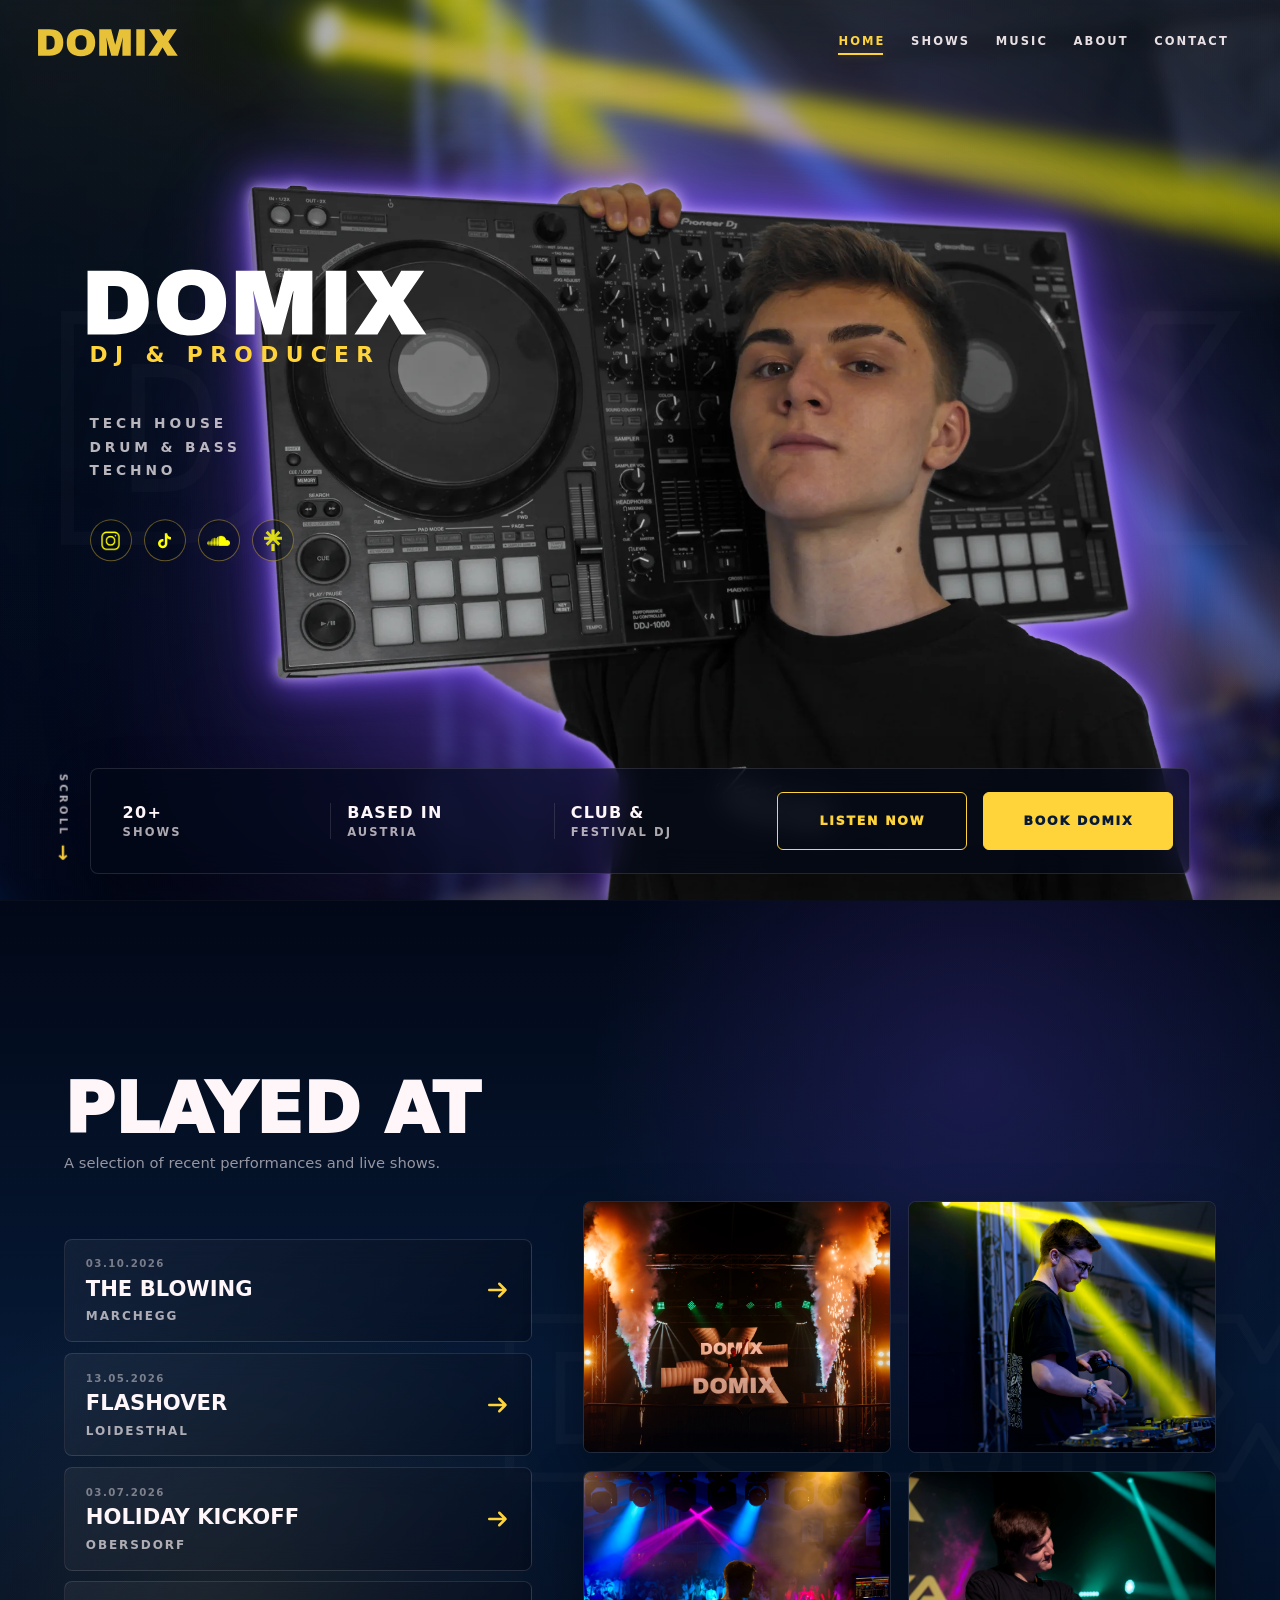
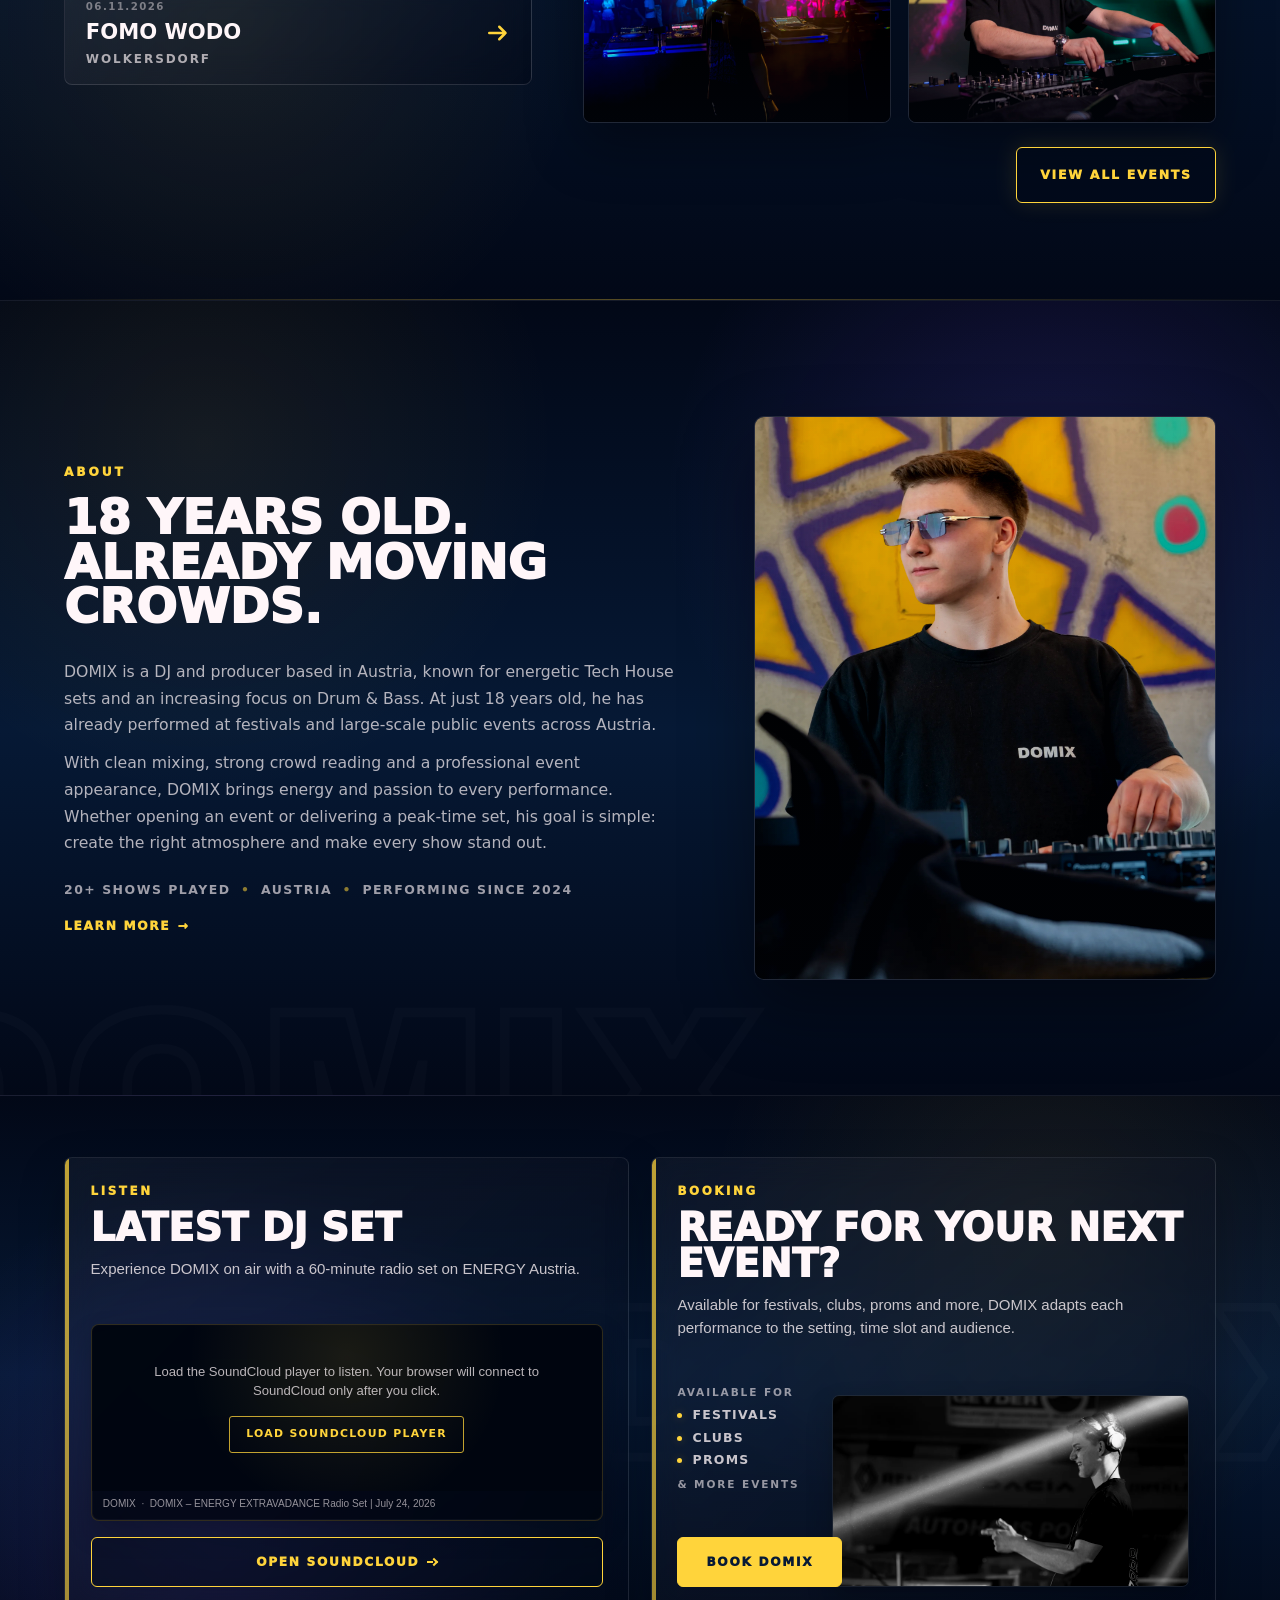
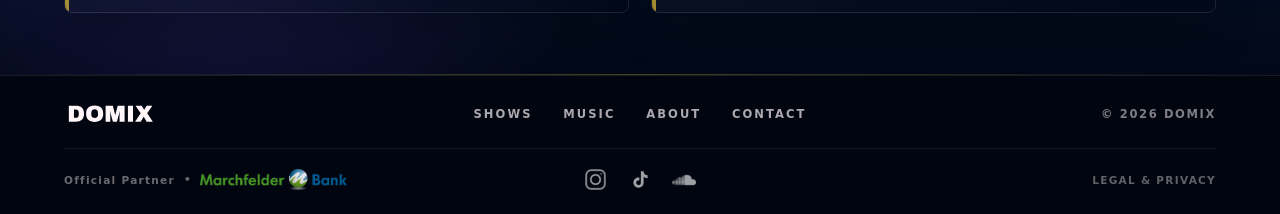
<file: index.html>
<!doctype html>
<html lang="de">

<head>
    <meta charset="utf-8">
    <meta name="viewport" content="width=device-width,initial-scale=1">
    <meta name="description" content="Offizielle Website von DOMIX, DJ und Producer aus Oesterreich.">
    <link rel="canonical" href="https://domix-dj.com/">
    <title>DOMIX - DJ & Music Producer</title>
    <meta property="og:title" content="DOMIX - DJ &amp; Music Producer">
    <meta property="og:description" content="Offizielle Website von DOMIX, DJ und Producer aus Oesterreich.">
    <meta property="og:type" content="website">
    <meta property="og:url" content="https://domix-dj.com/">
    <meta property="og:image" content="https://domix-dj.com/images/social-preview/domix-home-preview.jpg">
    <meta property="og:image:width" content="2443">
    <meta property="og:image:height" content="1393">
    <meta property="og:image:type" content="image/jpeg">
    <meta property="og:image:alt" content="DOMIX – DJ &amp; Producer aus Österreich">
    <meta name="twitter:card" content="summary_large_image">
    <meta name="twitter:title" content="DOMIX - DJ &amp; Music Producer">
    <meta name="twitter:description" content="Offizielle Website von DOMIX, DJ und Producer aus Oesterreich.">
    <meta name="twitter:image" content="https://domix-dj.com/images/social-preview/domix-home-preview.jpg">
    <link rel="preload" href="images/domix/hero/stage-main.webp" as="image" type="image/webp">
    <link rel="stylesheet" href="css/styles.css">
    <script src="js/site.js" defer></script>
    <script>
        document.documentElement.classList.add("page-loader-pending");
        (function () {
            var screenWidth = Math.max(window.screen.width || 0, window.screen.height || 0);
            var screenHeight = Math.min(window.screen.width || 0, window.screen.height || 0);
            if (screenWidth && screenHeight && screenWidth / screenHeight <= 1.68 && window.innerWidth > 900) {
                document.documentElement.classList.add("screen-ratio-16-10");
            }
        })();
    </script>
</head>

<body data-reveal-selector=".reveal-on-scroll" data-reveal-threshold="0.18" data-reveal-on-load="true" data-page-loader="true">
    <header class="hero home-hero">
        <img class="home-hero-bg-wordmark" src="images/domix/brand/domix-outline.webp" srcset="images/domix/brand/domix-outline.webp 1920w" sizes="(max-width: 900px) 100vw, 72vw" alt="" aria-hidden="true" width="1920" height="576" decoding="async">

        <span class="brand" aria-label="DOMIX"><img src="images/domix/brand/domix_logo.svg" alt="Domix" width="2000" height="600" decoding="async"></span>

        <div class="home-hero-copy">
            <h1 class="home-hero-wordmark-wrap">
                <img class="home-hero-wordmark home-hero-wordmark-solid" src="images/domix/brand/domix_logo.svg" alt="DOMIX" width="2000" height="600" decoding="async">
                <img class="home-hero-wordmark home-hero-wordmark-outline" src="images/domix/brand/domix-outline.webp" srcset="images/domix/brand/domix-outline.webp 1920w" sizes="(max-width: 900px) 82vw, 780px" alt="" aria-hidden="true" width="1920" height="576" decoding="async">
            </h1>
            <p class="home-hero-subline">DJ &amp; PRODUCER</p>
            <div class="home-hero-genres" aria-label="Genres">
                <span>TECH HOUSE</span>
                <span>DRUM &amp; BASS</span>
                <span>TECHNO</span>
            </div>
            <div class="home-hero-socials" aria-label="Social links">
                <a href="https://www.instagram.com/domix.dj" target="_blank" rel="noopener noreferrer" aria-label="Instagram" data-tooltip="Instagram"><img src="images/social/instagram-icon.webp" alt="" width="3000" height="3000" decoding="async"></a>
                <a href="https://www.tiktok.com/@domix.dj" target="_blank" rel="noopener noreferrer" aria-label="TikTok" data-tooltip="TikTok"><img src="images/social/tiktok-icon.svg" alt="" width="150" height="150" decoding="async"></a>
                <a href="https://soundcloud.com/domix_dj" target="_blank" rel="noopener noreferrer" aria-label="SoundCloud" data-tooltip="SoundCloud"><img src="images/social/soundcloud-icon.webp" alt="" width="512" height="512" decoding="async"></a>
                <a href="https://linktr.ee/domix.dj" target="_blank" rel="noopener noreferrer" aria-label="All Socials" data-tooltip="All Socials"><img src="images/social/linktree-more.svg" alt="" width="150" height="150" decoding="async"></a>
            </div>
        </div>

        <a href="#played-at" class="home-hero-scroll" aria-label="Scroll to played at">
            <span>SCROLL</span>
            <span aria-hidden="true">&darr;</span>
        </a>

        <div class="domix-equipment-wrapper">
            <img src="images/domix/hero/equipment.webp" srcset="images/domix/hero/equipment.webp 1920w" sizes="(max-width: 900px) 100vw, 1080px" alt="Domix equipment" class="domix-equipment" width="1920" height="1280" loading="eager" decoding="async" fetchpriority="high">
        </div>

        <nav class="desktop-hero-nav" aria-label="Primary navigation">
            <a href="index.html" aria-current="page">HOME</a>
            <a href="shows.html">SHOWS</a>
            <a href="music.html">MUSIC</a>
            <a href="about.html">ABOUT</a>
            <a href="contact.html">CONTACT</a>
        </nav>

        <div class="home-hero-bottom">
            <div class="home-hero-stat"><strong>20+</strong><span>Shows</span></div>
            <div class="home-hero-stat"><strong>Based in</strong><span>Austria</span></div>
            <div class="home-hero-stat"><strong>Club &amp;</strong><span>Festival DJ</span></div>
            <a href="music.html" class="home-hero-listen">LISTEN NOW</a>
            <a href="contact.html" class="home-hero-book">BOOK DOMIX</a>
        </div>
    </header>

    <main>
        <section class="played-at-section" id="played-at" aria-labelledby="played-at-title">
            <img class="played-at-wordmark" src="images/domix/brand/domix-outline.webp" srcset="images/domix/brand/domix-outline.webp 1920w" sizes="(max-width: 900px) 100vw, 72vw" alt="" aria-hidden="true" width="1920" height="576" loading="lazy" decoding="async">
            <div class="played-at-inner">
                <div class="played-at-header">
                    <div class="played-at-heading">
                        <h2 id="played-at-title">PLAYED AT</h2>
                        <p>A selection of recent performances and live shows.</p>
                    </div>
                </div>

                <div class="played-at-showcase">
                    <div class="played-at-list" aria-label="Vergangene Event Highlights">
                        <a class="played-at-card" href="shows.html#the-blowing-marchegg-show" data-event="1">
                            <span class="played-at-meta">03.10.2026</span>
                            <span class="played-at-name">THE BLOWING</span>
                            <span class="played-at-location">Marchegg <span class="played-at-card-date">&bull; 03.10.2026</span></span>
                            <svg class="played-at-arrow" viewBox="0 0 24 24" aria-hidden="true">
                                <path d="M5 12h13m-5-5 5 5-5 5" fill="none" stroke="currentColor" stroke-width="2" stroke-linecap="round" stroke-linejoin="round" />
                            </svg>
                        </a>

                        <a class="played-at-card" href="shows.html#flashover-show" data-event="2">
                            <span class="played-at-meta">13.05.2026</span>
                            <span class="played-at-name">FLASHOVER</span>
                            <span class="played-at-location">Loidesthal <span class="played-at-card-date">&bull; 13.05.2026</span></span>
                            <svg class="played-at-arrow" viewBox="0 0 24 24" aria-hidden="true">
                                <path d="M5 12h13m-5-5 5 5-5 5" fill="none" stroke="currentColor" stroke-width="2" stroke-linecap="round" stroke-linejoin="round" />
                            </svg>
                        </a>

                        <a class="played-at-card" href="shows.html#holiday-kickoff-show" data-event="3">
                            <span class="played-at-meta">03.07.2026</span>
                            <span class="played-at-name">HOLIDAY KICKOFF</span>
                            <span class="played-at-location">Obersdorf <span class="played-at-card-date">&bull; 03.07.2026</span></span>
                            <svg class="played-at-arrow" viewBox="0 0 24 24" aria-hidden="true">
                                <path d="M5 12h13m-5-5 5 5-5 5" fill="none" stroke="currentColor" stroke-width="2" stroke-linecap="round" stroke-linejoin="round" />
                            </svg>
                        </a>

                        <a class="played-at-card" href="shows.html#fomo-wodo-show" data-event="4">
                            <span class="played-at-meta">06.11.2026</span>
                            <span class="played-at-name">FOMO WODO</span>
                            <span class="played-at-location">Wolkersdorf <span class="played-at-card-date">&bull; 06.11.2026</span></span>
                            <svg class="played-at-arrow" viewBox="0 0 24 24" aria-hidden="true">
                                <path d="M5 12h13m-5-5 5 5-5 5" fill="none" stroke="currentColor" stroke-width="2" stroke-linecap="round" stroke-linejoin="round" />
                            </svg>
                        </a>
                    </div>

                    <div class="played-at-media-column">
                        <div class="played-at-media" aria-label="Event Bilder">
                            <a class="played-at-image-card" href="shows.html#the-blowing-marchegg-show" data-event="1" aria-label="THE BLOWING Event ansehen">
                                <img src="images/domix/events/THE%20BLOWING%20Marchegg%202026/The-Blowing-1.webp" srcset="images/domix/events/THE%20BLOWING%20Marchegg%202026/The-Blowing-1.webp 1920w" sizes="(max-width: 1100px) 50vw, 34vw" alt="THE BLOWING Marchegg 2026" width="1920" height="1440" loading="lazy" decoding="async">
                            </a>
                            <a class="played-at-image-card" href="shows.html#flashover-show" data-event="2" aria-label="FlashOver Event ansehen">
                                <img src="images/domix/events/FlashOver%202026/FlashOver_1-1.webp" srcset="images/domix/events/FlashOver%202026/FlashOver_1-1.webp 1920w" sizes="(max-width: 1100px) 50vw, 34vw" alt="FlashOver Loidesthal 2026" width="1920" height="1280" loading="lazy" decoding="async">
                            </a>
                            <a class="played-at-image-card" href="shows.html#holiday-kickoff-show" data-event="3" aria-label="Holiday Kickoff Event ansehen">
                                <img src="images/domix/events/Holiday%20Kickoff%202026/Holiday-Kickoff-1.webp" srcset="images/domix/events/Holiday%20Kickoff%202026/Holiday-Kickoff-1.webp 1920w" sizes="(max-width: 1100px) 50vw, 34vw" alt="Holiday Kickoff Obersdorf 2026" width="1920" height="1280" loading="lazy" decoding="async">
                            </a>
                            <a class="played-at-image-card" href="shows.html#fomo-wodo-show" data-event="4" aria-label="FOMO WODO Event ansehen">
                                <img src="images/domix/events/FOMO%20WODO%202026/FOMO-Wodo-2026-12.webp" srcset="images/domix/events/FOMO%20WODO%202026/FOMO-Wodo-2026-12.webp 1920w" sizes="(max-width: 1100px) 50vw, 34vw" alt="DOMIX at the decks at FOMO WODO 2026" width="1920" height="1536" loading="lazy" decoding="async">
                            </a>
                        </div>
                        <a class="played-at-button played-at-button--below" href="shows.html">VIEW ALL EVENTS</a>
                    </div>
                </div>
            </div>
        </section>

        <section class="about-section reveal-on-scroll" id="about" aria-labelledby="about-title">
            <img class="about-wordmark" src="images/domix/brand/domix-outline.webp" srcset="images/domix/brand/domix-outline.webp 1920w" sizes="(max-width: 900px) 100vw, 72vw" alt="" aria-hidden="true" width="1920" height="576" loading="lazy" decoding="async">
            <div class="about-inner">
                <div class="about-copy">
                    <span class="about-kicker">ABOUT</span>
                    <h2 id="about-title"><span>18 YEARS OLD.</span><span>ALREADY MOVING CROWDS.</span></h2>
                    <div class="about-text">
                        <p>DOMIX is a DJ and producer based in Austria, known for energetic Tech House sets and an increasing focus on Drum &amp; Bass. At just 18 years old, he has already performed at festivals and large-scale public events across Austria.</p>
                        <p>With clean mixing, strong crowd reading and a professional event appearance, DOMIX brings energy and passion to every performance. Whether opening an event or delivering a peak-time set, his goal is simple: create the right atmosphere and make every show stand out.</p>
                    </div>
                    <p class="about-info"><span class="about-info-item">20+ SHOWS PLAYED</span><span class="about-info-separator" aria-hidden="true">&bull;</span><span class="about-info-item">AUSTRIA</span><span class="about-info-separator about-info-separator--before-since" aria-hidden="true">&bull;</span><span class="about-info-item about-info-item--since">PERFORMING SINCE 2024</span></p>
                    <a class="about-link" href="about.html">LEARN MORE <span aria-hidden="true">&rarr;</span></a>
                </div>

                <figure class="about-image">
                    <img src="images/domix/events/Saturday%20%26%20Bass%202026/Outback_1-01.webp" srcset="images/domix/events/Saturday%20%26%20Bass%202026/Outback_1-01.webp 1609w" sizes="(max-width: 900px) 100vw, 46vw" alt="DOMIX performing live at the decks" width="1609" height="1920" loading="lazy" decoding="async">
                </figure>
            </div>
        </section>

        <section class="listen-book-section reveal-on-scroll" id="listen-book" aria-labelledby="listen-book-title">
            <img class="listen-book-wordmark" src="images/domix/brand/domix-outline.webp" srcset="images/domix/brand/domix-outline.webp 1920w" sizes="(max-width: 900px) 100vw, 72vw" alt="" aria-hidden="true" width="1920" height="576" loading="lazy" decoding="async">
            <div class="listen-book-inner">
                <article class="listen-book-card listen-book-card-player">
                    <span class="listen-book-kicker">LISTEN</span>
                    <h2 id="listen-book-title">LATEST DJ SET</h2>
                    <p>Experience DOMIX on air with a 60-minute radio set on ENERGY Austria.</p>
                    <div class="soundcloud-player">
                        <div class="soundcloud-consent" data-soundcloud-src="https://w.soundcloud.com/player/?url=https%3A//api.soundcloud.com/tracks/soundcloud%253Atracks%253A2361578294&amp;color=%23ffd43b&amp;auto_play=false&amp;hide_related=false&amp;show_comments=false&amp;show_user=true&amp;show_reposts=false&amp;show_teaser=true" data-soundcloud-title="DOMIX ENERGY EXTRAVADANCE Radio Set on SoundCloud">
                            <p>Load the SoundCloud player to listen. Your browser will connect to SoundCloud only after you click.</p>
                            <button class="soundcloud-consent-button" type="button">LOAD SOUNDCLOUD PLAYER</button>
                        </div>
                        <div class="soundcloud-credit">
                            <a href="https://soundcloud.com/domix_dj" title="DOMIX" target="_blank" rel="noopener noreferrer">DOMIX</a>
                            <span aria-hidden="true">&middot;</span>
                            <a href="https://soundcloud.com/domix_dj/energy-extravadance-radio-set-24-07-2026" title="DOMIX &ndash; ENERGY EXTRAVADANCE Radio Set | July 24, 2026" target="_blank" rel="noopener noreferrer">DOMIX &ndash; ENERGY EXTRAVADANCE Radio Set | July 24, 2026</a>
                        </div>
                    </div>
                    <a class="listen-book-link" href="https://soundcloud.com/domix_dj/energy-extravadance-radio-set-24-07-2026" target="_blank" rel="noopener noreferrer">OPEN SOUNDCLOUD <span aria-hidden="true">&rarr;</span></a>
                </article>

                <article class="listen-book-card listen-book-card-cta">
                    <span class="listen-book-kicker">BOOKING</span>
                    <h2>READY FOR YOUR NEXT EVENT?</h2>
                    <p>Available for festivals, clubs, proms and more, DOMIX adapts each performance to the setting, time slot and audience.</p>
                    <div class="booking-list" aria-label="Available for">
                        <span>AVAILABLE FOR</span>
                        <ul>
                            <li>FESTIVALS</li>
                            <li>CLUBS</li>
                            <li>PROMS</li>
                        </ul>
                        <span>&amp; MORE EVENTS</span>
                    </div>
                    <div class="booking-action">
                        <a class="listen-book-button" href="contact.html">BOOK DOMIX</a>
                        <figure class="booking-card-image" aria-label="DOMIX at FlashOver">
                            <img src="images/domix/events/FlashOver%202026/FlashOver_2-7.webp" srcset="images/domix/events/FlashOver%202026/FlashOver_2-7.webp 1920w" sizes="(max-width: 900px) 100vw, 355px" alt="DOMIX performing at FlashOver" width="1920" height="1280" loading="lazy" decoding="async">
                        </figure>
                    </div>
                </article>
            </div>
        </section>
    </main>
    <footer class="site-footer" aria-label="Footer">
        <div class="site-footer-row site-footer-main">
            <a class="site-footer-logo" href="index.html" aria-label="DOMIX Home">
                <img src="images/domix/brand/domix_logo.svg" alt="DOMIX" width="2000" height="600" loading="lazy" decoding="async">
            </a>

            <nav class="site-footer-nav" aria-label="Footer navigation">
                <a href="shows.html">SHOWS</a>
                <a href="music.html">MUSIC</a>
                <a href="about.html">ABOUT</a>
                <a href="contact.html">CONTACT</a>
            </nav>

            <p>&copy; 2026 DOMIX</p>
        </div>

        <div class="site-footer-row site-footer-meta">
            <div class="site-footer-partner">
                <span>Official Partner</span>
                <span aria-hidden="true">&bull;</span>
                <a href="https://www.marchfelderbank.at/" target="_blank" rel="noopener noreferrer" aria-label="Visit Marchfelder Bank"><img src="images/domix/partners/marchfelder-bank-logo.png" alt="Marchfelder Bank" width="21072" height="3150" loading="lazy" decoding="async"></a>
            </div>

            <nav class="site-footer-socials" aria-label="Social links">
                <a href="https://www.instagram.com/domix.dj" target="_blank" rel="noopener noreferrer" aria-label="Instagram"><img src="images/social/instagram-icon.webp" alt="" width="3000" height="3000" loading="lazy" decoding="async"></a>
                <a href="https://www.tiktok.com/@domix.dj" target="_blank" rel="noopener noreferrer" aria-label="TikTok"><img src="images/social/tiktok-icon.svg" alt="" width="150" height="150" loading="lazy" decoding="async"></a>
                <a href="https://soundcloud.com/domix_dj" target="_blank" rel="noopener noreferrer" aria-label="SoundCloud"><img src="images/social/soundcloud-icon.webp" alt="" width="512" height="512" loading="lazy" decoding="async"></a>
            </nav>

            <p class="site-footer-mobile-copyright">&copy; 2026 DOMIX</p>
            <a class="site-footer-mobile-legal" href="legal-privacy.html"><span aria-hidden="true">&middot;</span> LEGAL &amp; PRIVACY</a>
            <p><a class="site-footer-legal" href="legal-privacy.html">LEGAL &amp; PRIVACY</a></p>
        </div>
    </footer>

    <script>
        const homeHero = document.querySelector('.home-hero');
        let heroParallaxFrame = null;
        let heroTargetX = 0;
        let heroTargetY = 0;
        let heroCurrentX = 0;
        let heroCurrentY = 0;
        let heroLastFrameTime = null;

        function setHeroParallax(x, y) {
            if (!homeHero) return;
            homeHero.style.setProperty('--hero-wordmark-x', '0px');
            homeHero.style.setProperty('--hero-wordmark-y', `${(y * 4.5).toFixed(2)}px`);
            homeHero.style.setProperty('--hero-equipment-x', `${(x * 7.5).toFixed(2)}px`);
            homeHero.style.setProperty('--hero-equipment-y', '0px');
        }

        function animateHeroParallax(timestamp) {
            const elapsed = heroLastFrameTime === null ? 16.67 : Math.min(timestamp - heroLastFrameTime, 40);
            const smoothing = 1 - Math.exp(-elapsed / 70);
            heroLastFrameTime = timestamp;
            heroCurrentX += (heroTargetX - heroCurrentX) * smoothing;
            heroCurrentY += (heroTargetY - heroCurrentY) * smoothing;
            setHeroParallax(heroCurrentX, heroCurrentY);

            if (Math.abs(heroTargetX - heroCurrentX) > 0.001 || Math.abs(heroTargetY - heroCurrentY) > 0.001) {
                heroParallaxFrame = requestAnimationFrame(animateHeroParallax);
            } else {
                heroCurrentX = heroTargetX;
                heroCurrentY = heroTargetY;
                setHeroParallax(heroCurrentX, heroCurrentY);
                heroParallaxFrame = null;
                heroLastFrameTime = null;
            }
        }

        function scheduleHeroParallax() {
            if (heroParallaxFrame !== null) return;
            heroParallaxFrame = requestAnimationFrame(animateHeroParallax);
        }

        const heroScrollMotionQuery = window.matchMedia('(min-width: 901px)');
        let heroScrollMotionBound = false;

        function updateHeroImageTransform() {
            if (!homeHero) return;
            const scrollOffset = heroScrollMotionQuery.matches ? window.pageYOffset * 0.15 : 0;
            homeHero.style.setProperty('--hero-scroll-y', `${scrollOffset}px`);
        }

        function syncHeroScrollMotion() {
            if (!homeHero) return;

            if (heroScrollMotionQuery.matches && !heroScrollMotionBound) {
                window.addEventListener('scroll', updateHeroImageTransform, { passive: true });
                heroScrollMotionBound = true;
            } else if (!heroScrollMotionQuery.matches && heroScrollMotionBound) {
                window.removeEventListener('scroll', updateHeroImageTransform);
                heroScrollMotionBound = false;
            }

            updateHeroImageTransform();
        }

        if (homeHero && window.innerWidth > 900 && window.matchMedia('(hover: hover) and (pointer: fine)').matches) {
            homeHero.addEventListener('mousemove', function (e) {
                const rect = homeHero.getBoundingClientRect();
                heroTargetX = ((e.clientX - rect.left) / rect.width - 0.5) * 2;
                heroTargetY = ((e.clientY - rect.top) / rect.height - 0.5) * 2;
                scheduleHeroParallax();
            });

            homeHero.addEventListener('mouseleave', function () {
                heroTargetX = 0;
                heroTargetY = 0;
                scheduleHeroParallax();
            });
        }

        syncHeroScrollMotion();
        if (heroScrollMotionQuery.addEventListener) {
            heroScrollMotionQuery.addEventListener('change', syncHeroScrollMotion);
        } else {
            heroScrollMotionQuery.addListener(syncHeroScrollMotion);
        }
    </script>
</body>

</html>
</file>
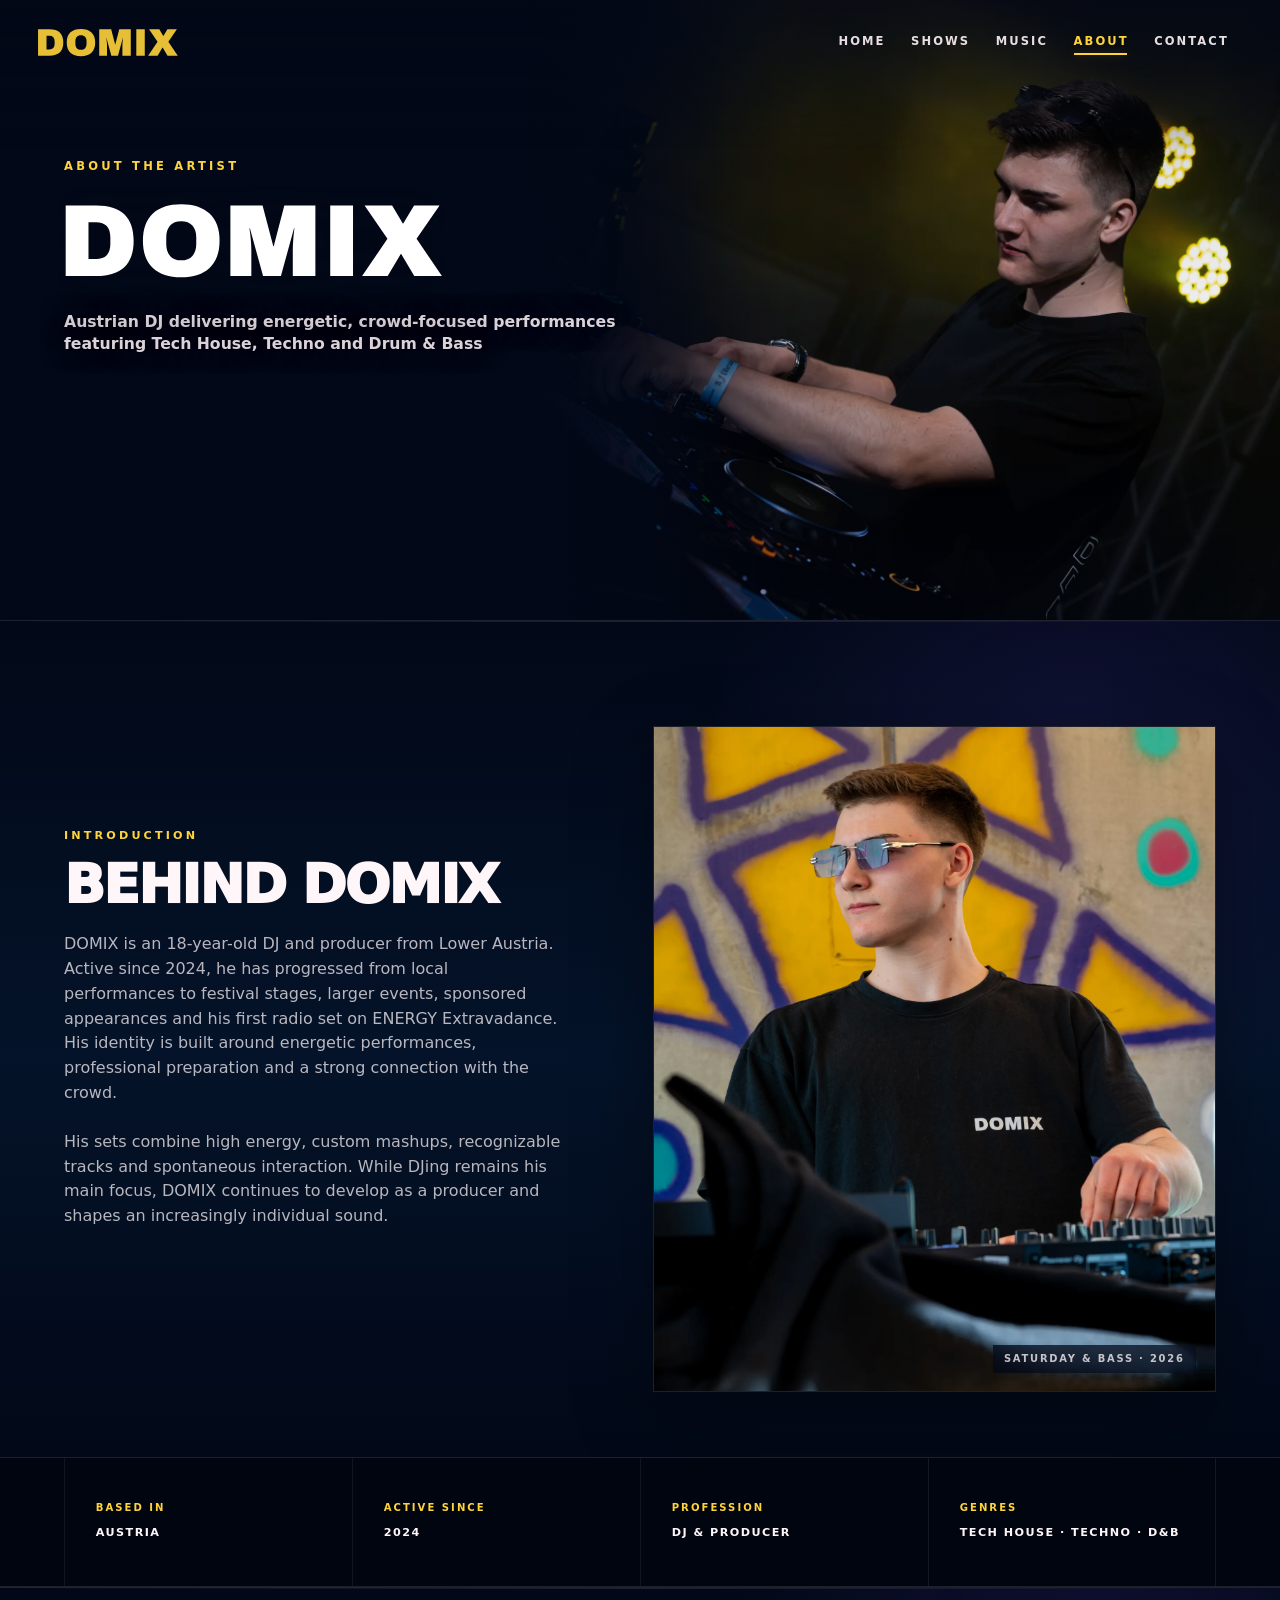
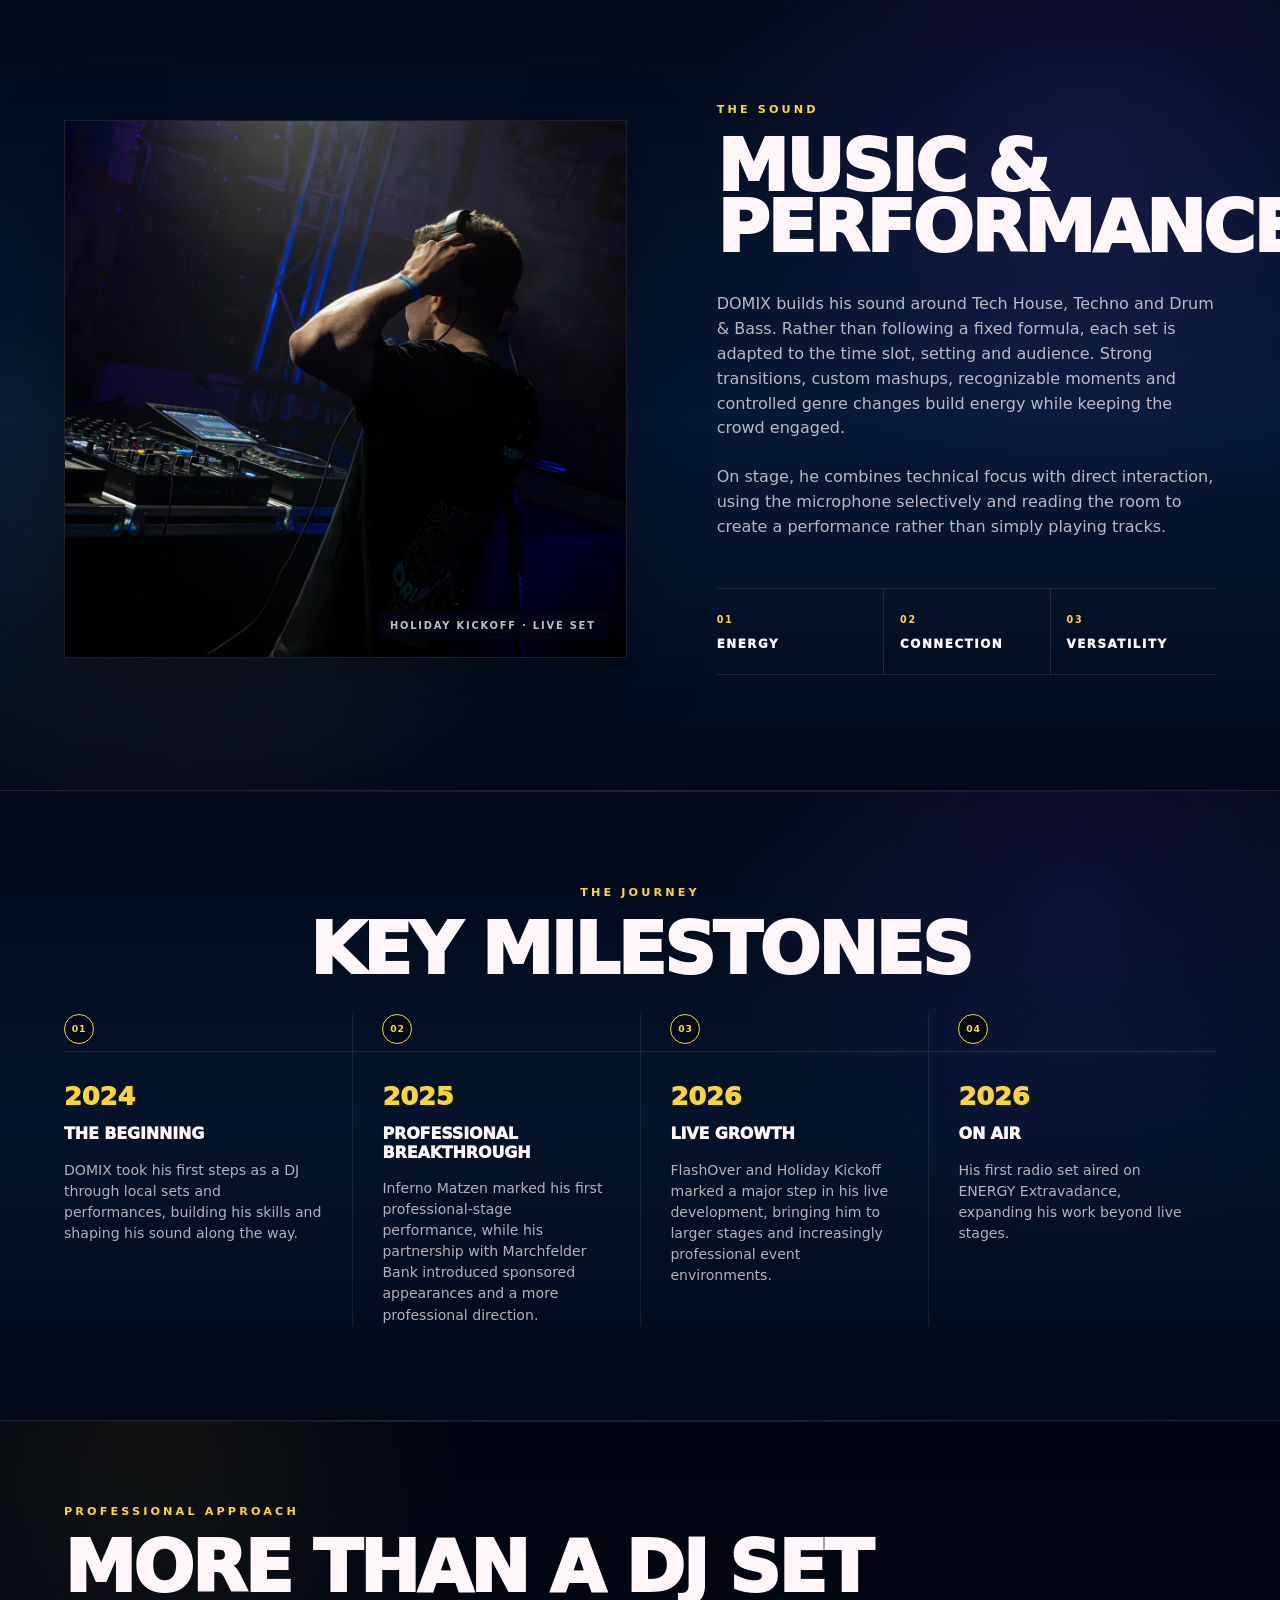
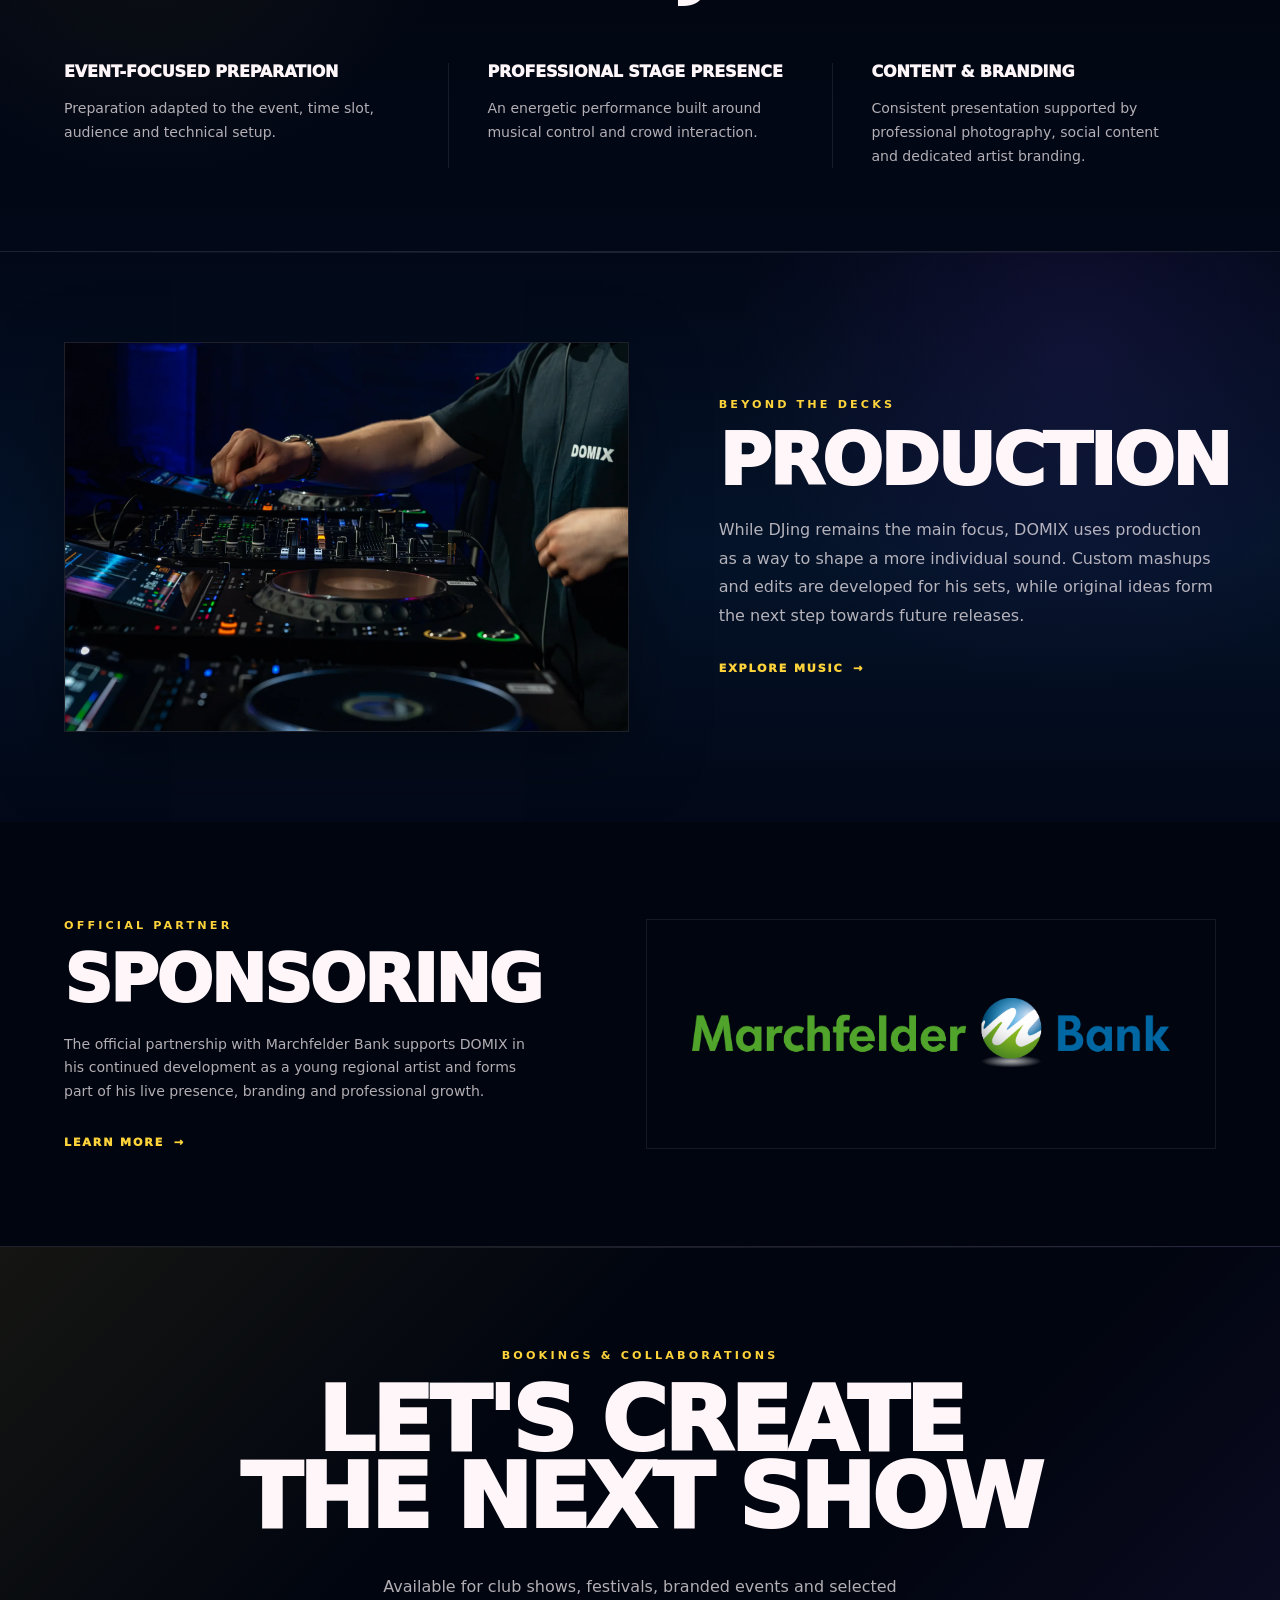
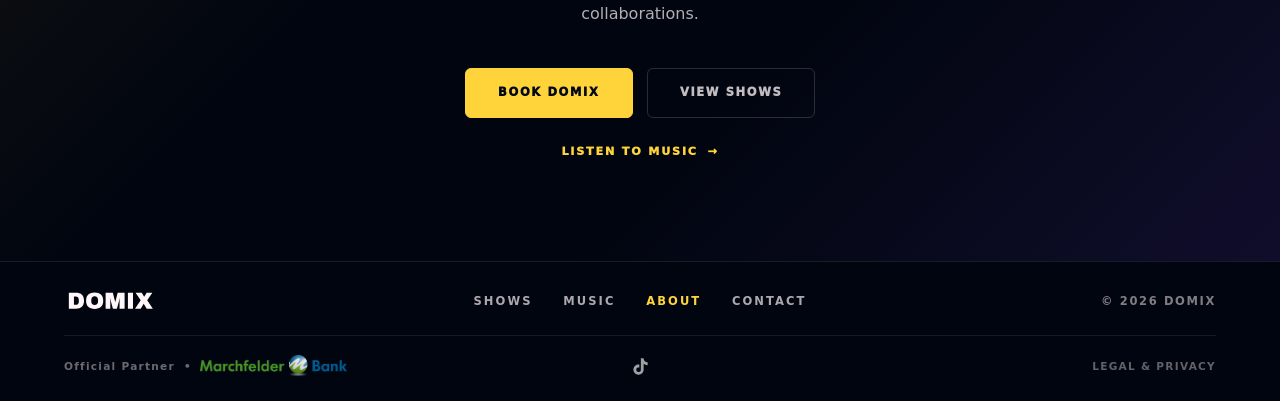
<file: about.html>
<!doctype html>
<html lang="en">

<head>
    <meta charset="utf-8">
    <meta name="viewport" content="width=device-width,initial-scale=1">
    <meta name="description" content="Meet DOMIX, an Austrian DJ and emerging producer focused on energetic, crowd-driven performances.">
    <link rel="canonical" href="https://domix-dj.com/about.html">
    <title>About - DOMIX</title>
    <meta property="og:title" content="About - DOMIX">
    <meta property="og:description" content="Meet DOMIX, an Austrian DJ and emerging producer focused on energetic, crowd-driven performances.">
    <meta property="og:type" content="website">
    <meta property="og:url" content="https://domix-dj.com/about.html">
    <meta property="og:image" content="https://domix-dj.com/images/social-preview/domix-about-preview.jpg">
    <meta property="og:image:width" content="2448">
    <meta property="og:image:height" content="1392">
    <meta property="og:image:type" content="image/jpeg">
    <meta property="og:image:alt" content="DOMIX – Austrian DJ and emerging producer">
    <meta name="twitter:card" content="summary_large_image">
    <meta name="twitter:title" content="About - DOMIX">
    <meta name="twitter:description" content="Meet DOMIX, an Austrian DJ and emerging producer focused on energetic, crowd-driven performances.">
    <meta name="twitter:image" content="https://domix-dj.com/images/social-preview/domix-about-preview.jpg">
    <link rel="preload" href="images/domix/events/Holiday%20Kickoff%202026/Holiday-Kickoff-13.webp" as="image" type="image/webp" fetchpriority="high">
    <link rel="stylesheet" href="css/styles.css">
    <script src="js/site.js" defer></script>
    <script>
        document.documentElement.classList.add("page-loader-pending");
    </script>
</head>

<body class="subpage-body about-page" data-reveal-selector=".reveal-on-scroll" data-reveal-threshold="0.08" data-reveal-root-margin="0px 0px -48px" data-reveal-on-load="true" data-page-loader="true">
    <main class="subpage-main">
        <header class="hero subpage-hero about-hero">
            <a class="brand" href="index.html" aria-label="DOMIX Home"><img src="images/domix/brand/domix_logo.svg" alt="DOMIX" width="2000" height="600" decoding="async"></a>

            <nav class="desktop-hero-nav" aria-label="Primary navigation">
                <a href="index.html">HOME</a>
                <a href="shows.html">SHOWS</a>
                <a href="music.html">MUSIC</a>
                <a href="about.html" aria-current="page">ABOUT</a>
                <a href="contact.html">CONTACT</a>
            </nav>

            <div class="about-hero-inner">
                <p class="about-eyebrow">ABOUT THE ARTIST</p>
                <h1 class="about-hero-logo"><span class="about-hero-logo-frame"><img src="images/domix/brand/domix_logo.svg" alt="DOMIX" width="2000" height="600" decoding="async"></span></h1>
                <p class="about-hero-subline">Austrian DJ delivering energetic, crowd-focused performances featuring Tech House, Techno and Drum &amp; Bass</p>
            </div>
        </header>

        <section class="about-page-section about-introduction reveal-on-scroll" aria-labelledby="about-introduction-title">
            <div class="about-page-inner about-split">
                <div class="about-section-copy">
                    <p class="about-eyebrow">INTRODUCTION</p>
                    <h2 id="about-introduction-title">BEHIND DOMIX</h2>
                    <div class="about-prose">
                        <p>DOMIX is an 18-year-old DJ and producer from Lower Austria. Active since 2024, he has progressed from local performances to festival stages, larger events, sponsored appearances and his first radio set on ENERGY Extravadance. His identity is built around energetic performances, professional preparation and a strong connection with the crowd.</p>
                        <p>His sets combine high energy, custom mashups, recognizable tracks and spontaneous interaction. While DJing remains his main focus, DOMIX continues to develop as a producer and shapes an increasingly individual sound.</p>
                    </div>
                </div>

                <figure class="about-media about-media-portrait">
                    <img src="images/domix/events/Saturday%20%26%20Bass%202026/Outback_1-01.webp" srcset="images/domix/events/Saturday%20%26%20Bass%202026/Outback_1-01.webp 1609w" sizes="(max-width: 900px) 100vw, 46vw" alt="DOMIX performing at Saturday &amp; Bass 2026" width="1609" height="1920" loading="lazy" decoding="async">
                    <figcaption>SATURDAY &amp; BASS <span aria-hidden="true">·</span> 2026</figcaption>
                </figure>
            </div>
        </section>

        <section class="about-facts reveal-on-scroll" aria-label="Artist facts">
            <dl class="about-page-inner about-facts-list">
                <div>
                    <dt>BASED IN</dt>
                    <dd>AUSTRIA</dd>
                </div>
                <div>
                    <dt>ACTIVE SINCE</dt>
                    <dd>2024</dd>
                </div>
                <div>
                    <dt>PROFESSION</dt>
                    <dd>DJ &amp; PRODUCER</dd>
                </div>
                <div>
                    <dt>GENRES</dt>
                    <dd>TECH HOUSE <span aria-hidden="true">·</span> TECHNO <span aria-hidden="true">·</span> D&amp;B</dd>
                </div>
            </dl>
        </section>

        <section class="about-page-section about-sound reveal-on-scroll" aria-labelledby="about-sound-title">
            <div class="about-page-inner about-sound-layout">
                <figure class="about-media about-media-wide">
                        <img src="images/domix/events/Holiday%20Kickoff%202026/Holiday-Kickoff-3.webp" srcset="images/domix/events/Holiday%20Kickoff%202026/Holiday-Kickoff-3.webp 1920w" sizes="(max-width: 900px) 100vw, 50vw" alt="DOMIX performing from behind at Holiday Kickoff 2026" width="1920" height="1280" loading="lazy" decoding="async">
                        <figcaption>HOLIDAY KICKOFF <span aria-hidden="true">·</span> LIVE SET</figcaption>
                </figure>

                <div class="about-section-copy">
                    <p class="about-eyebrow">THE SOUND</p>
                    <h2 id="about-sound-title">MUSIC &amp;<br>PERFORMANCE</h2>
                    <div class="about-prose">
                        <p>DOMIX builds his sound around Tech House, Techno and Drum &amp; Bass. Rather than following a fixed formula, each set is adapted to the time slot, setting and audience. Strong transitions, custom mashups, recognizable moments and controlled genre changes build energy while keeping the crowd engaged.</p>
                        <p>On stage, he combines technical focus with direct interaction, using the microphone selectively and reading the room to create a performance rather than simply playing tracks.</p>
                    </div>

                    <ol class="about-values" aria-label="Performance qualities">
                        <li><span>01</span><strong>ENERGY</strong></li>
                        <li><span>02</span><strong>CONNECTION</strong></li>
                        <li><span>03</span><strong>VERSATILITY</strong></li>
                    </ol>
                </div>
            </div>
        </section>

        <section class="about-page-section about-journey reveal-on-scroll" aria-labelledby="about-journey-title">
            <div class="about-page-inner">
                <div class="about-section-heading">
                    <p class="about-eyebrow">THE JOURNEY</p>
                    <h2 id="about-journey-title">KEY MILESTONES</h2>
                </div>

                <ol class="about-timeline">
                    <li>
                        <span class="about-timeline-index">01</span>
                        <time datetime="2024">2024</time>
                        <h3>THE BEGINNING</h3>
                        <p>DOMIX took his first steps as a DJ through local sets and performances, building his skills and shaping his sound along the way.</p>
                    </li>
                    <li>
                        <span class="about-timeline-index">02</span>
                        <time datetime="2025">2025</time>
                        <h3>PROFESSIONAL BREAKTHROUGH</h3>
                        <p>Inferno Matzen marked his first professional-stage performance, while his partnership with Marchfelder Bank introduced sponsored appearances and a more professional direction.</p>
                    </li>
                    <li>
                        <span class="about-timeline-index">03</span>
                        <time datetime="2026">2026</time>
                        <h3>LIVE GROWTH</h3>
                        <p>FlashOver and Holiday Kickoff marked a major step in his live development, bringing him to larger stages and increasingly professional event environments.</p>
                    </li>
                    <li>
                        <span class="about-timeline-index">04</span>
                        <time datetime="2026">2026</time>
                        <h3>ON AIR</h3>
                        <p>His first radio set aired on ENERGY Extravadance, expanding his work beyond live stages.</p>
                    </li>
                </ol>
            </div>
        </section>

        <section class="about-page-section about-approach reveal-on-scroll" aria-labelledby="about-approach-title">
            <div class="about-page-inner">
                <div class="about-section-heading about-section-heading-left">
                    <p class="about-eyebrow">PROFESSIONAL APPROACH</p>
                    <h2 id="about-approach-title">MORE THAN<br class="about-mobile-linebreak"> A DJ SET</h2>
                </div>

                <div class="about-services">
                    <article>
                        <h3>EVENT-FOCUSED PREPARATION</h3>
                        <p>Preparation adapted to the event, time slot, audience and technical setup.</p>
                    </article>
                    <article>
                        <h3>PROFESSIONAL STAGE PRESENCE</h3>
                        <p>An energetic performance built around musical control and crowd interaction.</p>
                    </article>
                    <article>
                        <h3>CONTENT &amp; BRANDING</h3>
                        <p>Consistent presentation supported by professional photography, social content and dedicated artist branding.</p>
                    </article>
                </div>
            </div>
        </section>

        <section class="about-page-section about-production reveal-on-scroll" aria-labelledby="about-production-title">
            <div class="about-page-inner about-production-layout">
                <div class="about-section-copy">
                    <p class="about-eyebrow">BEYOND THE DECKS</p>
                    <h2 id="about-production-title">PRODUCTION</h2>
                    <p class="about-production-text">While DJing remains the main focus, DOMIX uses production as a way to shape a more individual sound. Custom mashups and edits are developed for his sets, while original ideas form the next step towards future releases.</p>
                    <a class="about-text-link" href="music.html">EXPLORE MUSIC <span aria-hidden="true">→</span></a>
                </div>

                <figure class="about-media about-media-equipment">
                    <img src="images/domix/events/Holiday%20Kickoff%202026/Holiday-Kickoff_Sponsoring-4.webp" srcset="images/domix/events/Holiday%20Kickoff%202026/Holiday-Kickoff_Sponsoring-4.webp 1920w" sizes="(max-width: 900px) 100vw, 46vw" alt="DOMIX adjusting DJ equipment during a performance" width="1920" height="1280" loading="lazy" decoding="async">
                </figure>
            </div>
        </section>

        <section class="about-page-section about-partner reveal-on-scroll" aria-labelledby="about-partner-title">
            <div class="about-page-inner about-partner-layout">
                <div class="about-section-copy">
                    <p class="about-eyebrow">OFFICIAL PARTNER</p>
                    <h2 id="about-partner-title">SPONSORING</h2>
                    <p class="about-partner-text">The official partnership with Marchfelder Bank supports DOMIX in his continued development as a young regional artist and forms part of his live presence, branding and professional growth.</p>
                    <a class="about-text-link" href="https://www.marchfelderbank.at/story/dj-domix/" target="_blank" rel="noopener noreferrer">LEARN MORE <span aria-hidden="true">→</span></a>
                </div>

                <div class="about-partner-logo">
                    <a href="https://www.marchfelderbank.at/" target="_blank" rel="noopener noreferrer" aria-label="Visit Marchfelder Bank">
                        <img src="images/domix/partners/marchfelder-bank-logo.png" alt="Marchfelder Bank" width="21072" height="3150" loading="lazy" decoding="async">
                    </a>
                </div>
            </div>
        </section>

        <section class="about-page-section about-cta reveal-on-scroll" aria-labelledby="about-cta-title">
            <div class="about-page-inner about-cta-inner">
                <p class="about-eyebrow">BOOKINGS &amp; COLLABORATIONS</p>
                <h2 id="about-cta-title">LET'S CREATE<br>THE NEXT SHOW</h2>
                <p>Available for club shows, festivals, branded events and selected collaborations.</p>
                <div class="about-cta-actions">
                    <a class="music-action-button" href="contact.html">BOOK DOMIX</a>
                    <a class="music-action-button music-action-button-secondary" href="shows.html">VIEW SHOWS</a>
                </div>
                <a class="about-text-link" href="music.html">LISTEN TO MUSIC <span aria-hidden="true">→</span></a>
            </div>
        </section>
    </main>

    <footer class="site-footer" aria-label="Footer">
        <div class="site-footer-row site-footer-main">
            <a class="site-footer-logo" href="index.html" aria-label="DOMIX Home">
                <img src="images/domix/brand/domix_logo.svg" alt="DOMIX" width="2000" height="600" loading="lazy" decoding="async">
            </a>

            <nav class="site-footer-nav" aria-label="Footer navigation">
                <a href="shows.html">SHOWS</a>
                <a href="music.html">MUSIC</a>
                <a href="about.html" aria-current="page">ABOUT</a>
                <a href="contact.html">CONTACT</a>
            </nav>

            <p>&copy; 2026 DOMIX</p>
        </div>

        <div class="site-footer-row site-footer-meta">
            <div class="site-footer-partner">
                <span>Official Partner</span>
                <span aria-hidden="true">&bull;</span>
                <a href="https://www.marchfelderbank.at/" target="_blank" rel="noopener noreferrer" aria-label="Visit Marchfelder Bank"><img src="images/domix/partners/marchfelder-bank-logo.png" alt="Marchfelder Bank" width="21072" height="3150" loading="lazy" decoding="async"></a>
            </div>

            <nav class="site-footer-socials" aria-label="Social links">
                <a href="https://www.instagram.com/domix.dj" target="_blank" rel="noopener noreferrer" aria-label="Instagram"><img src="images/social/instagram-icon.webp" alt="" width="3000" height="3000" loading="lazy" decoding="async"></a>
                <a href="https://www.tiktok.com/@domix.dj" target="_blank" rel="noopener noreferrer" aria-label="TikTok"><img src="images/social/tiktok-icon.svg" alt="" width="150" height="150" loading="lazy" decoding="async"></a>
                <a href="https://soundcloud.com/domix_dj" target="_blank" rel="noopener noreferrer" aria-label="SoundCloud"><img src="images/social/soundcloud-icon.webp" alt="" width="512" height="512" loading="lazy" decoding="async"></a>
            </nav>

            <p class="site-footer-mobile-copyright">&copy; 2026 DOMIX</p>
            <a class="site-footer-mobile-legal" href="legal-privacy.html"><span aria-hidden="true">&middot;</span> LEGAL &amp; PRIVACY</a>
            <p><a class="site-footer-legal" href="legal-privacy.html">LEGAL &amp; PRIVACY</a></p>
        </div>
    </footer>

</body>

</html>
</file>
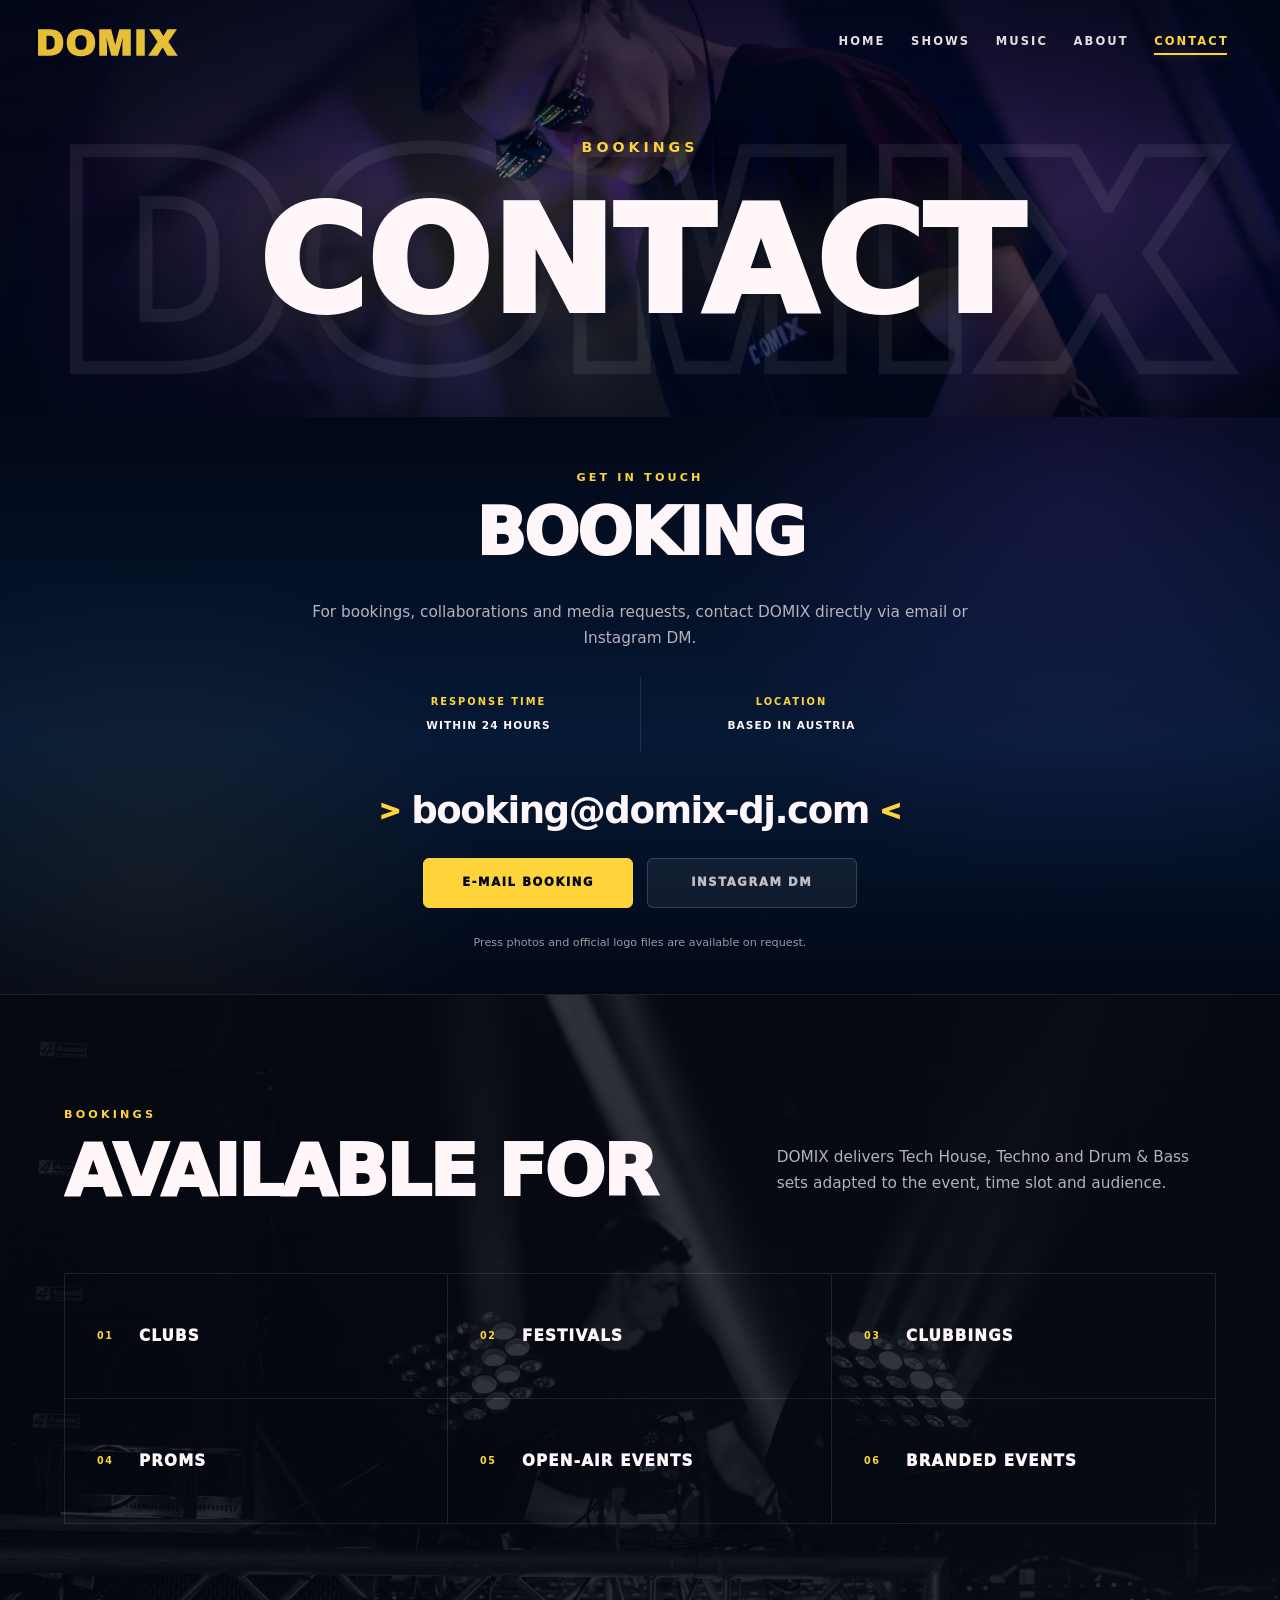
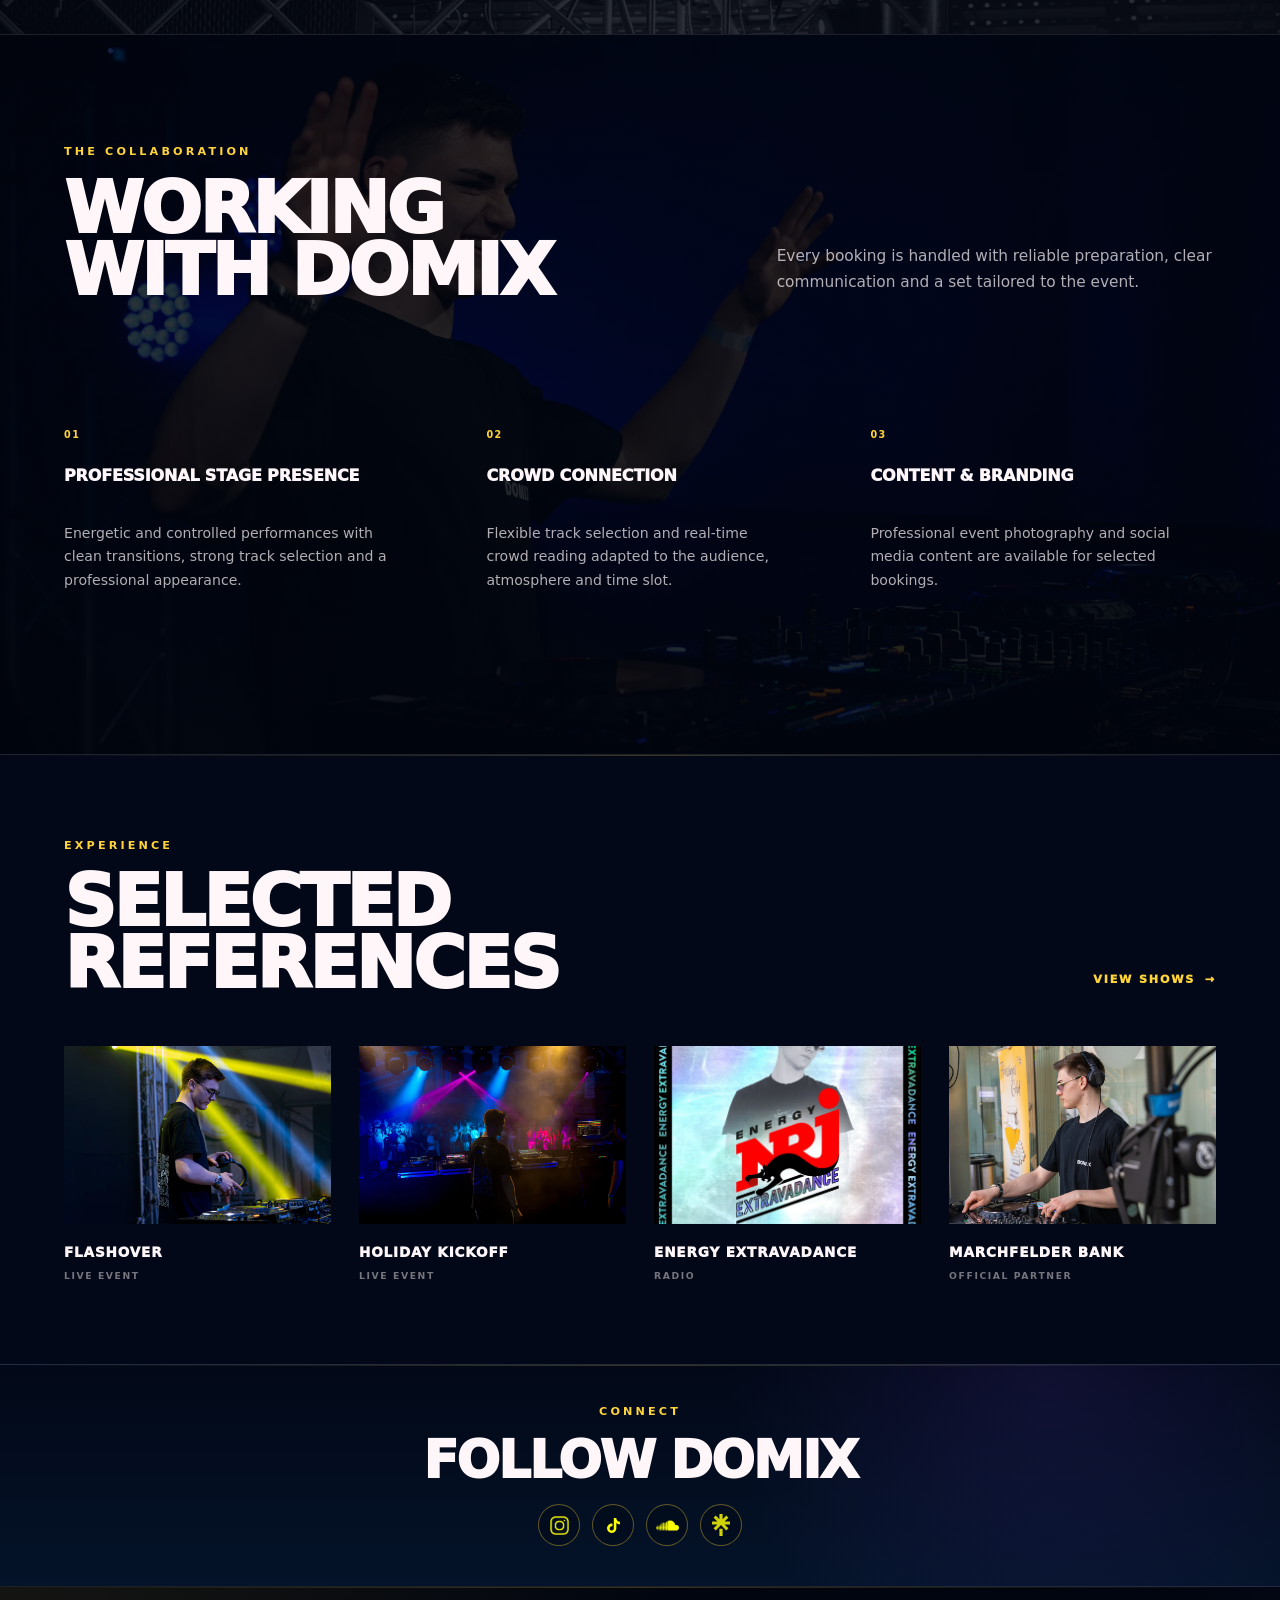
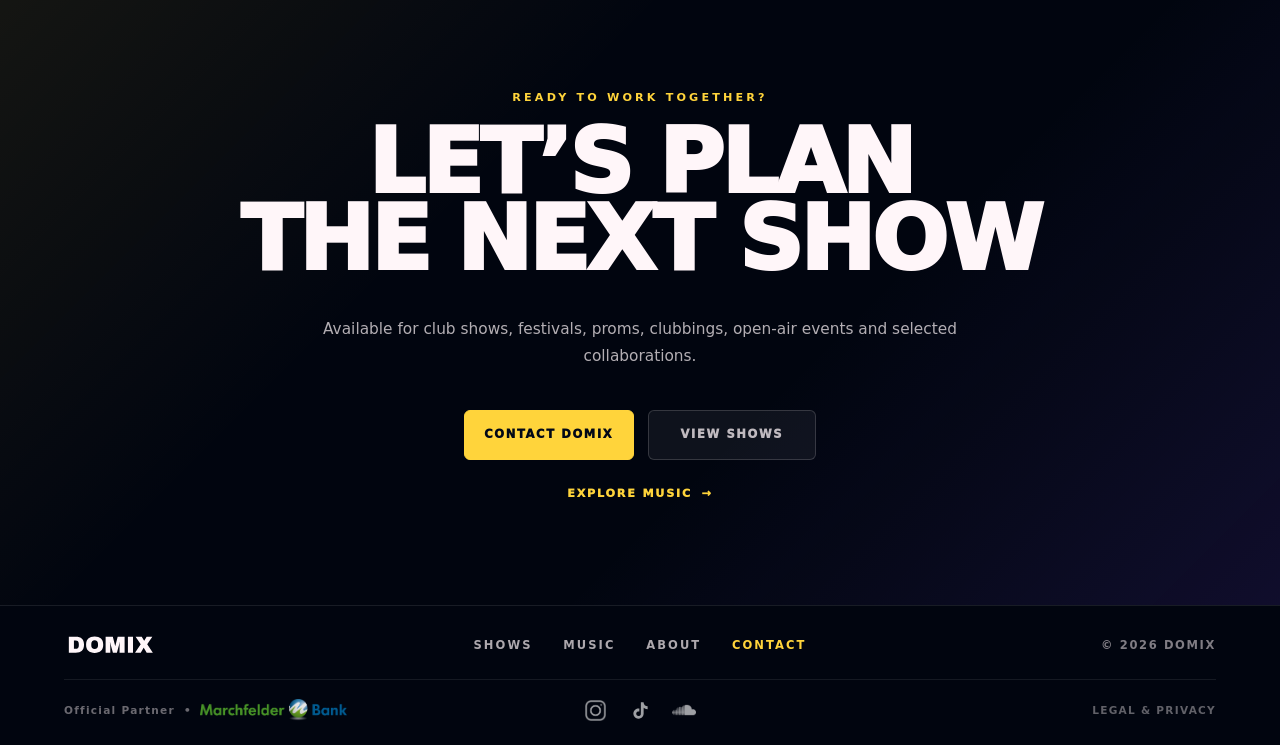
<file: contact.html>
<!doctype html>
<html lang="en">

<head>
    <meta charset="utf-8">
    <meta name="viewport" content="width=device-width,initial-scale=1">
    <meta name="description" content="Contact DOMIX for professional DJ bookings, collaborations and media inquiries across Austria.">
    <link rel="canonical" href="https://domix-dj.com/contact.html">
    <title>Contact - DOMIX</title>
    <meta property="og:title" content="Contact - DOMIX">
    <meta property="og:description" content="Contact DOMIX for professional DJ bookings, collaborations and media inquiries across Austria.">
    <meta property="og:type" content="website">
    <meta property="og:url" content="https://domix-dj.com/contact.html">
    <meta property="og:image" content="https://domix-dj.com/images/social-preview/domix-contact-preview.jpg">
    <meta property="og:image:width" content="2440">
    <meta property="og:image:height" content="1390">
    <meta property="og:image:type" content="image/jpeg">
    <meta property="og:image:alt" content="Contact DOMIX for bookings and collaborations">
    <meta name="twitter:card" content="summary_large_image">
    <meta name="twitter:title" content="Contact - DOMIX">
    <meta name="twitter:description" content="Contact DOMIX for professional DJ bookings, collaborations and media inquiries across Austria.">
    <meta name="twitter:image" content="https://domix-dj.com/images/social-preview/domix-contact-preview.jpg">
    <link rel="preload" href="images/domix/events/FlashOver%202026/FlashOver_1-2.webp" as="image" type="image/webp" fetchpriority="high">
    <link rel="stylesheet" href="css/styles.css">
    <script src="js/site.js" defer></script>
    <script>
        document.documentElement.classList.add("page-loader-pending");
    </script>
</head>

<body class="subpage-body contact-page" data-reveal-selector=".reveal-on-scroll" data-reveal-threshold="0.12" data-reveal-on-load="true" data-page-loader="true">
    <main class="subpage-main">
        <header class="hero subpage-hero shows-hero contact-hero">
            <a class="brand" href="index.html" aria-label="DOMIX Home"><img src="images/domix/brand/domix_logo.svg" alt="DOMIX" width="2000" height="600" decoding="async"></a>

            <nav class="desktop-hero-nav" aria-label="Primary navigation">
                <a href="index.html">HOME</a>
                <a href="shows.html">SHOWS</a>
                <a href="music.html">MUSIC</a>
                <a href="about.html">ABOUT</a>
                <a href="contact.html" aria-current="page">CONTACT</a>
            </nav>

            <div class="subpage-headline-wrap">
                <p class="subpage-eyebrow">BOOKINGS</p>
                <div class="shows-hero-title-wrap">
                    <img class="subpage-wordmark" src="images/domix/brand/domix-outline.webp" srcset="images/domix/brand/domix-outline.webp 1920w" sizes="(max-width: 900px) 88vw, 720px" alt="" aria-hidden="true" width="1920" height="576" decoding="async">
                    <h1 class="subpage-title">CONTACT</h1>
                </div>
                <p class="subpage-description contact-mobile-description">Professional DJ bookings for clubs, festivals and selected events.</p>
            </div>
        </header>

        <section class="contact-section contact-direct reveal-on-scroll" aria-labelledby="contact-direct-title">
            <div class="contact-page-inner">
                <div class="contact-direct-left">
                    <div class="contact-heading">
                        <p class="contact-eyebrow">GET IN TOUCH</p>
                        <h2 id="contact-direct-title">BOOKING</h2>
                        <p class="contact-lead">For bookings, collaborations and media requests, contact DOMIX directly via email or Instagram DM.</p>
                    </div>

                    <dl class="contact-direct-meta">
                        <div>
                            <dt>RESPONSE TIME</dt>
                            <dd>WITHIN 24 HOURS</dd>
                        </div>
                        <div>
                            <dt>LOCATION</dt>
                            <dd>BASED IN AUSTRIA</dd>
                        </div>
                    </dl>
                </div>

                <div class="contact-direct-content">
                    <a class="contact-email" href="mailto:booking@domix-dj.com?subject=Booking%20Inquiry%20-%20DOMIX">booking@domix-dj.com</a>
                    <div class="contact-direct-actions">
                        <a class="music-action-button contact-primary-button" href="mailto:booking@domix-dj.com?subject=Booking%20Inquiry%20-%20DOMIX">E-MAIL BOOKING</a>
                        <a class="music-action-button music-action-button-secondary" href="https://ig.me/m/domix.dj" target="_blank" rel="noopener noreferrer">INSTAGRAM DM</a>
                    </div>
                    <p class="contact-media-note">Press photos and official logo files are available on request.</p>
                </div>
            </div>
        </section>

        <section class="contact-section contact-bookings reveal-on-scroll" aria-labelledby="contact-bookings-title">
            <img class="contact-section-background" src="images/domix/events/FlashOver%202026/FlashOver-bookings-background.webp" srcset="images/domix/events/FlashOver%202026/FlashOver-bookings-background.webp 1920w" sizes="100vw" alt="" aria-hidden="true" width="1920" height="1280" loading="lazy" decoding="async">
            <div class="contact-page-inner">
                <div class="contact-heading contact-heading-split">
                    <div>
                        <p class="contact-eyebrow">BOOKINGS</p>
                        <h2 id="contact-bookings-title">AVAILABLE FOR</h2>
                    </div>
                    <p>DOMIX delivers Tech House, Techno and Drum &amp; Bass sets adapted to the event, time slot and audience.</p>
                </div>

                <ol class="contact-type-grid">
                    <li><span>01</span><strong>CLUBS</strong></li>
                    <li><span>02</span><strong>FESTIVALS</strong></li>
                    <li><span>03</span><strong>CLUBBINGS</strong></li>
                    <li><span>04</span><strong>PROMS</strong></li>
                    <li><span>05</span><strong>OPEN-AIR EVENTS</strong></li>
                    <li><span>06</span><strong>BRANDED EVENTS</strong></li>
                </ol>
            </div>
        </section>

        <section class="contact-section contact-collaboration reveal-on-scroll" aria-labelledby="contact-collaboration-title">
            <img class="contact-section-background" src="images/domix/events/Holiday%20Kickoff%202026/Holiday-Kickoff_Sponsoring-8.webp" srcset="images/domix/events/Holiday%20Kickoff%202026/Holiday-Kickoff_Sponsoring-8.webp 1920w" sizes="100vw" alt="" aria-hidden="true" width="1920" height="1280" loading="lazy" decoding="async">
            <div class="contact-page-inner">
                <div class="contact-heading contact-heading-split">
                    <div>
                        <p class="contact-eyebrow">THE COLLABORATION</p>
                        <h2 id="contact-collaboration-title">WORKING<br>WITH DOMIX</h2>
                    </div>
                    <p>Every booking is handled with reliable preparation, clear communication and a set tailored to the event.</p>
                </div>

                <div class="contact-value-grid">
                    <article>
                        <span>01</span>
                        <h3>PROFESSIONAL STAGE PRESENCE</h3>
                        <p>Energetic and controlled performances with clean transitions, strong track selection and a professional appearance.</p>
                    </article>
                    <article>
                        <span>02</span>
                        <h3>CROWD CONNECTION</h3>
                        <p>Flexible track selection and real-time crowd reading adapted to the audience, atmosphere and time slot.</p>
                    </article>
                    <article>
                        <span>03</span>
                        <h3>CONTENT &amp; BRANDING</h3>
                        <p>Professional event photography and social media content are available for selected bookings.</p>
                    </article>
                </div>
            </div>
        </section>

        <section class="contact-section contact-experience reveal-on-scroll" aria-labelledby="contact-experience-title">
            <div class="contact-page-inner">
                <div class="contact-heading contact-heading-split">
                    <div>
                        <p class="contact-eyebrow">EXPERIENCE</p>
                        <h2 id="contact-experience-title">SELECTED REFERENCES</h2>
                    </div>
                    <a class="about-text-link contact-shows-link" href="shows.html">VIEW SHOWS <span aria-hidden="true">&rarr;</span></a>
                </div>

                <ul class="contact-reference-list" aria-label="Selected references">
                    <li>
                        <a class="contact-reference-link" href="shows.html#flashover-show">
                            <figure class="contact-reference-image">
                                <img src="images/domix/events/FlashOver%202026/FlashOver_1-1.webp" srcset="images/domix/events/FlashOver%202026/FlashOver_1-1.webp 1920w" sizes="(max-width: 900px) 100vw, 263px" alt="DOMIX performing at FlashOver 2026" width="1920" height="1280" loading="lazy" decoding="async">
                            </figure>
                            <strong>FLASHOVER</strong>
                            <span>LIVE EVENT</span>
                        </a>
                    </li>
                    <li>
                        <a class="contact-reference-link" href="shows.html#holiday-kickoff-show">
                            <figure class="contact-reference-image">
                                <img src="images/domix/events/Holiday%20Kickoff%202026/Holiday-Kickoff-1.webp" srcset="images/domix/events/Holiday%20Kickoff%202026/Holiday-Kickoff-1.webp 1920w" sizes="(max-width: 900px) 100vw, 263px" alt="DOMIX performing at Holiday Kickoff 2026" width="1920" height="1280" loading="lazy" decoding="async">
                            </figure>
                            <strong>HOLIDAY KICKOFF</strong>
                            <span>LIVE EVENT</span>
                        </a>
                    </li>
                    <li>
                        <a class="contact-reference-link" href="shows.html#recent-shows-title">
                            <figure class="contact-reference-image">
                                <img src="images/domix/sets/domix-extravadance.webp" srcset="images/domix/sets/domix-extravadance.webp 1080w" sizes="(max-width: 900px) 100vw, 263px" alt="DOMIX ENERGY Extravadance cover" width="1080" height="1080" loading="lazy" decoding="async">
                            </figure>
                            <strong>ENERGY EXTRAVADANCE</strong>
                            <span>RADIO</span>
                        </a>
                    </li>
                    <li>
                        <a class="contact-reference-link" href="shows.html#lange-einkaufsnacht-show">
                            <figure class="contact-reference-image">
                                <img src="images/domix/events/Lange%20Einkaufsnacht%202026/LangeEinkaufsnacht-8.webp" srcset="images/domix/events/Lange%20Einkaufsnacht%202026/LangeEinkaufsnacht-8.webp 1920w" sizes="(max-width: 900px) 100vw, 263px" alt="DOMIX performing at Lange Einkaufsnacht in partnership with Marchfelder Bank" width="1920" height="1280" loading="lazy" decoding="async">
                            </figure>
                            <strong>MARCHFELDER BANK</strong>
                            <span>OFFICIAL PARTNER</span>
                        </a>
                    </li>
                </ul>
            </div>
        </section>

        <section class="contact-section contact-socials reveal-on-scroll" aria-labelledby="contact-socials-title">
            <div class="contact-page-inner">
                <div class="contact-heading contact-social-heading">
                    <p class="contact-eyebrow">CONNECT</p>
                    <h2 id="contact-socials-title">FOLLOW DOMIX</h2>
                </div>

                <nav class="home-hero-socials contact-social-list" aria-label="DOMIX social links">
                    <a href="https://www.instagram.com/domix.dj" target="_blank" rel="noopener noreferrer" aria-label="Instagram" data-tooltip="Instagram"><img src="images/social/instagram-icon.webp" alt="" width="3000" height="3000" loading="lazy" decoding="async"></a>
                    <a href="https://www.tiktok.com/@domix.dj" target="_blank" rel="noopener noreferrer" aria-label="TikTok" data-tooltip="TikTok"><img src="images/social/tiktok-icon.svg" alt="" width="150" height="150" loading="lazy" decoding="async"></a>
                    <a href="https://soundcloud.com/domix_dj" target="_blank" rel="noopener noreferrer" aria-label="SoundCloud" data-tooltip="SoundCloud"><img src="images/social/soundcloud-icon.webp" alt="" width="512" height="512" loading="lazy" decoding="async"></a>
                    <a href="https://linktr.ee/domix.dj" target="_blank" rel="noopener noreferrer" aria-label="All Socials" data-tooltip="All Socials"><img src="images/social/linktree-more.svg" alt="" width="150" height="150" loading="lazy" decoding="async"></a>
                </nav>
            </div>
        </section>

        <section class="contact-section contact-cta reveal-on-scroll" aria-labelledby="contact-cta-title">
            <div class="contact-page-inner contact-cta-inner">
                <p class="contact-eyebrow">READY TO WORK TOGETHER?</p>
                <h2 id="contact-cta-title">LET&rsquo;S PLAN<br>THE NEXT SHOW</h2>
                <p>Available for club shows, festivals, proms, clubbings, open-air events and selected collaborations.</p>
                <div class="contact-cta-actions">
                    <a class="music-action-button contact-primary-button" href="mailto:booking@domix-dj.com?subject=Booking%20Inquiry%20-%20DOMIX">CONTACT DOMIX</a>
                    <a class="music-action-button music-action-button-secondary" href="shows.html">VIEW SHOWS</a>
                </div>
                <a class="about-text-link" href="music.html">EXPLORE MUSIC <span aria-hidden="true">&rarr;</span></a>
            </div>
        </section>
    </main>

    <footer class="site-footer" aria-label="Footer">
        <div class="site-footer-row site-footer-main">
            <a class="site-footer-logo" href="index.html" aria-label="DOMIX Home">
                <img src="images/domix/brand/domix_logo.svg" alt="DOMIX" width="2000" height="600" loading="lazy" decoding="async">
            </a>

            <nav class="site-footer-nav" aria-label="Footer navigation">
                <a href="shows.html">SHOWS</a>
                <a href="music.html">MUSIC</a>
                <a href="about.html">ABOUT</a>
                <a href="contact.html" aria-current="page">CONTACT</a>
            </nav>

            <p>&copy; 2026 DOMIX</p>
        </div>

        <div class="site-footer-row site-footer-meta">
            <div class="site-footer-partner">
                <span>Official Partner</span>
                <span aria-hidden="true">&bull;</span>
                <a href="https://www.marchfelderbank.at/" target="_blank" rel="noopener noreferrer" aria-label="Visit Marchfelder Bank"><img src="images/domix/partners/marchfelder-bank-logo.png" alt="Marchfelder Bank" width="21072" height="3150" loading="lazy" decoding="async"></a>
            </div>

            <nav class="site-footer-socials" aria-label="Social links">
                <a href="https://www.instagram.com/domix.dj" target="_blank" rel="noopener noreferrer" aria-label="Instagram"><img src="images/social/instagram-icon.webp" alt="" width="3000" height="3000" loading="lazy" decoding="async"></a>
                <a href="https://www.tiktok.com/@domix.dj" target="_blank" rel="noopener noreferrer" aria-label="TikTok"><img src="images/social/tiktok-icon.svg" alt="" width="150" height="150" loading="lazy" decoding="async"></a>
                <a href="https://soundcloud.com/domix_dj" target="_blank" rel="noopener noreferrer" aria-label="SoundCloud"><img src="images/social/soundcloud-icon.webp" alt="" width="512" height="512" loading="lazy" decoding="async"></a>
            </nav>

            <p class="site-footer-mobile-copyright">&copy; 2026 DOMIX</p>
            <a class="site-footer-mobile-legal" href="legal-privacy.html"><span aria-hidden="true">&middot;</span> LEGAL &amp; PRIVACY</a>
            <p><a class="site-footer-legal" href="legal-privacy.html">LEGAL &amp; PRIVACY</a></p>
        </div>
    </footer>

</body>

</html>
</file>
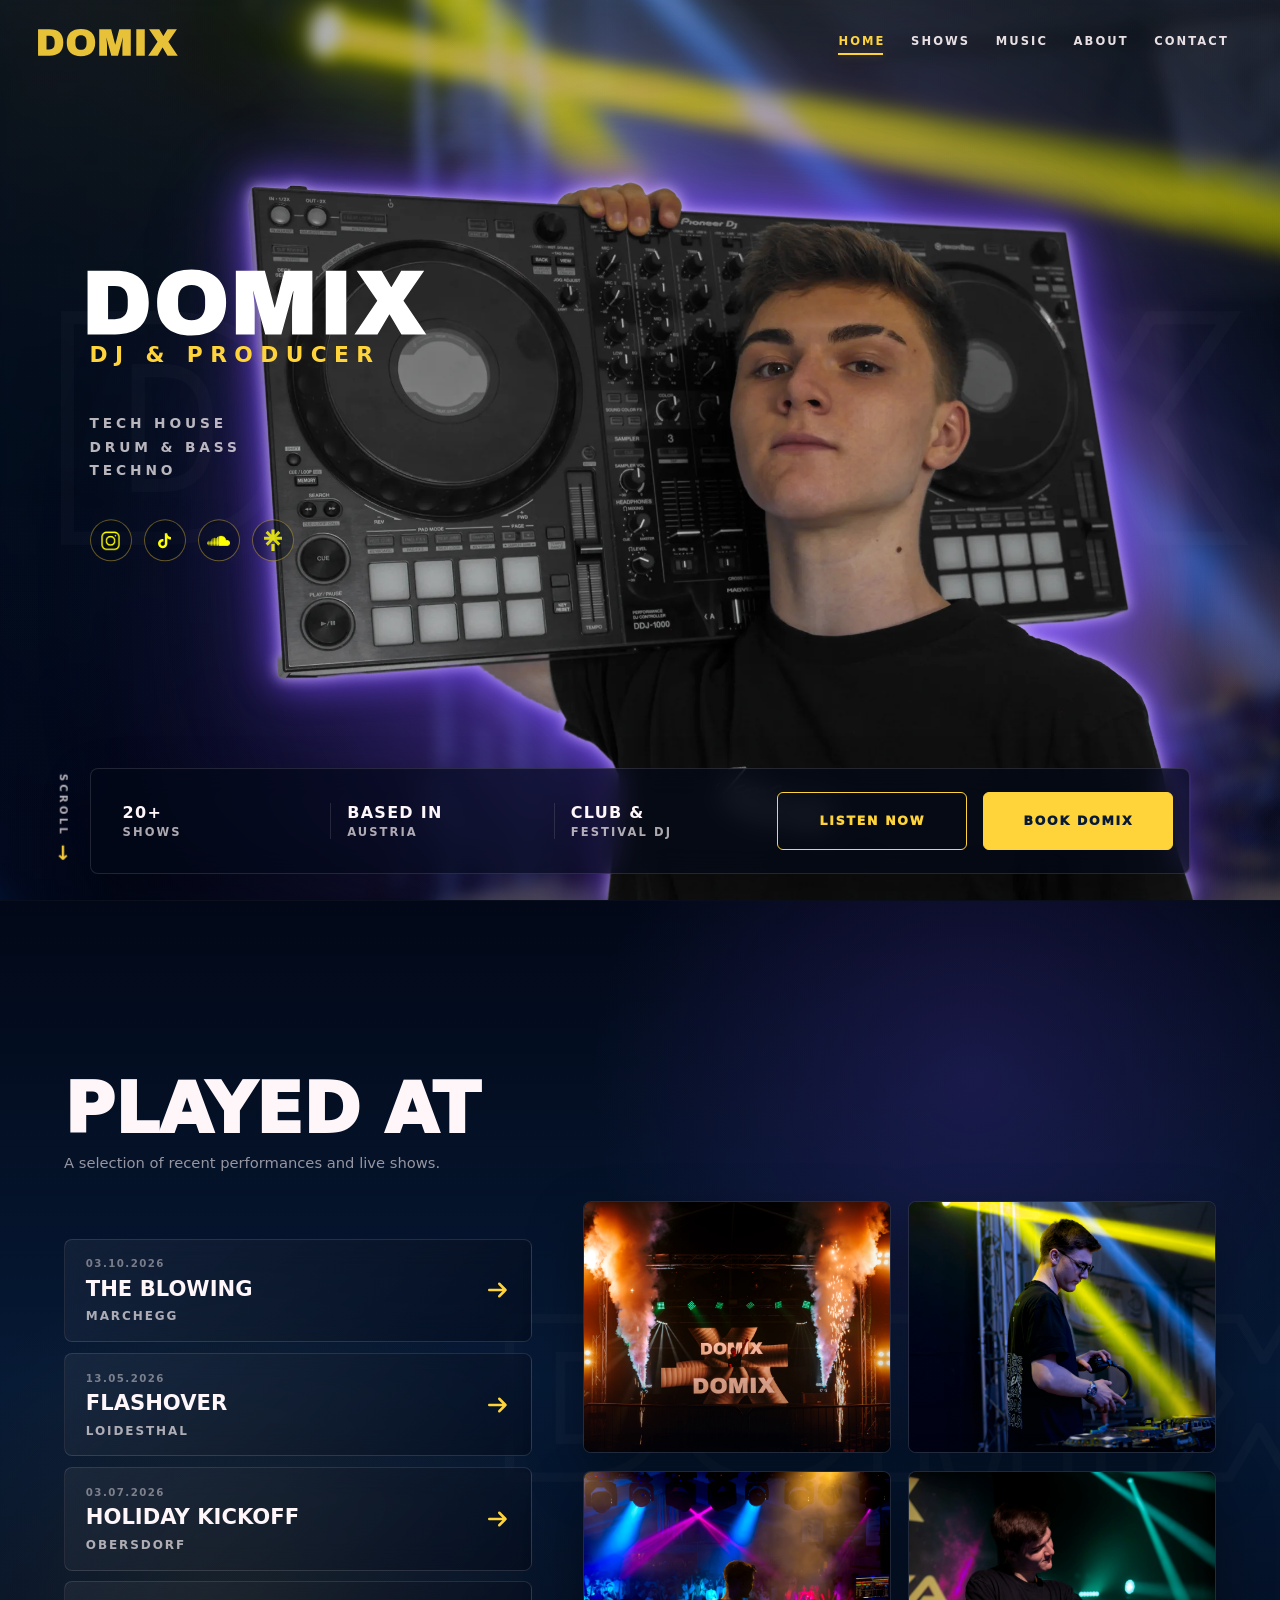
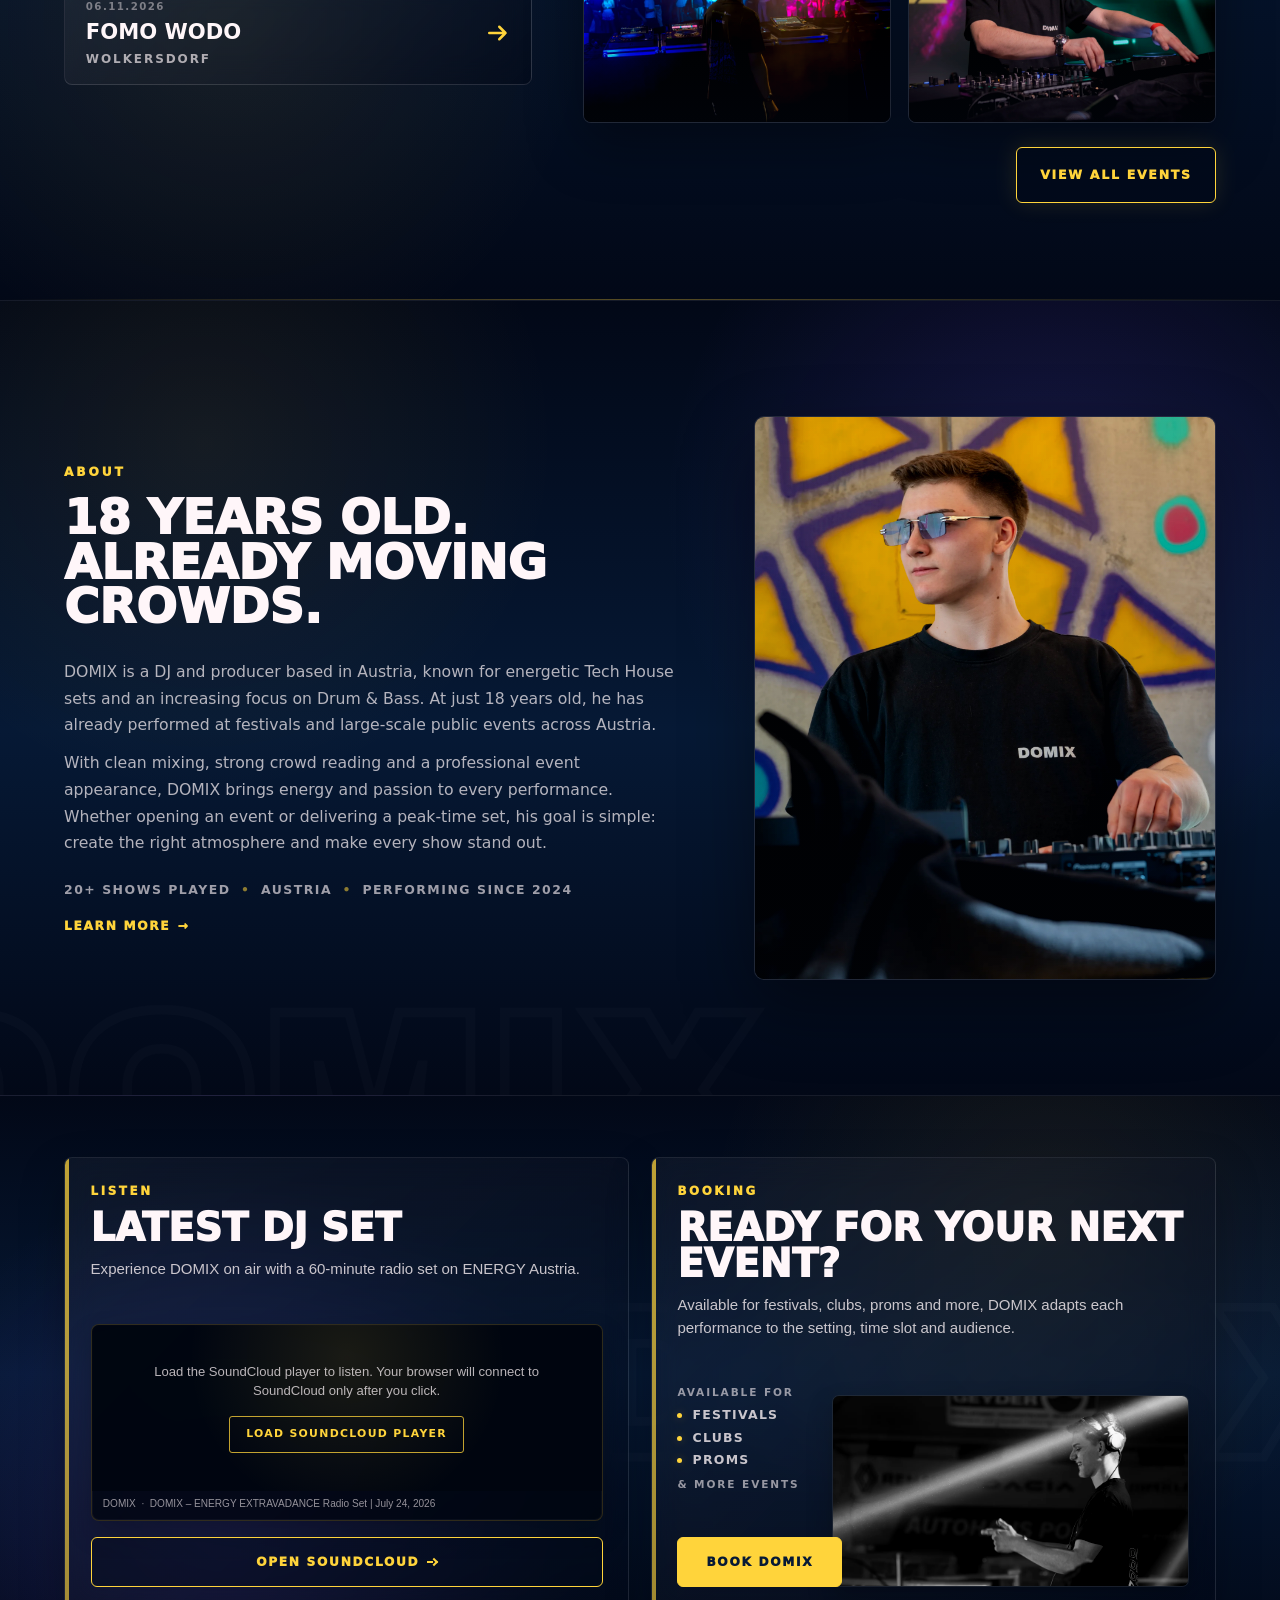
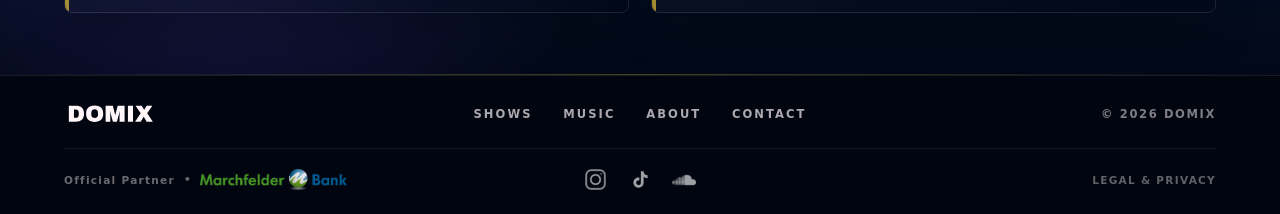
<file: index_mobil.html>
<!doctype html>
<html lang="en">
<head>
    <meta charset="utf-8">
    <meta name="viewport" content="width=device-width,initial-scale=1">
    <meta http-equiv="refresh" content="0; url=index.html">
    <meta name="robots" content="noindex,follow">
    <link rel="canonical" href="https://domix-dj.com/">
    <title>DOMIX</title>
    <script>
        window.location.replace("index.html" + window.location.search + window.location.hash);
    </script>
</head>
<body>
    <p><a href="index.html">Continue to DOMIX</a></p>
</body>
</html>
</file>
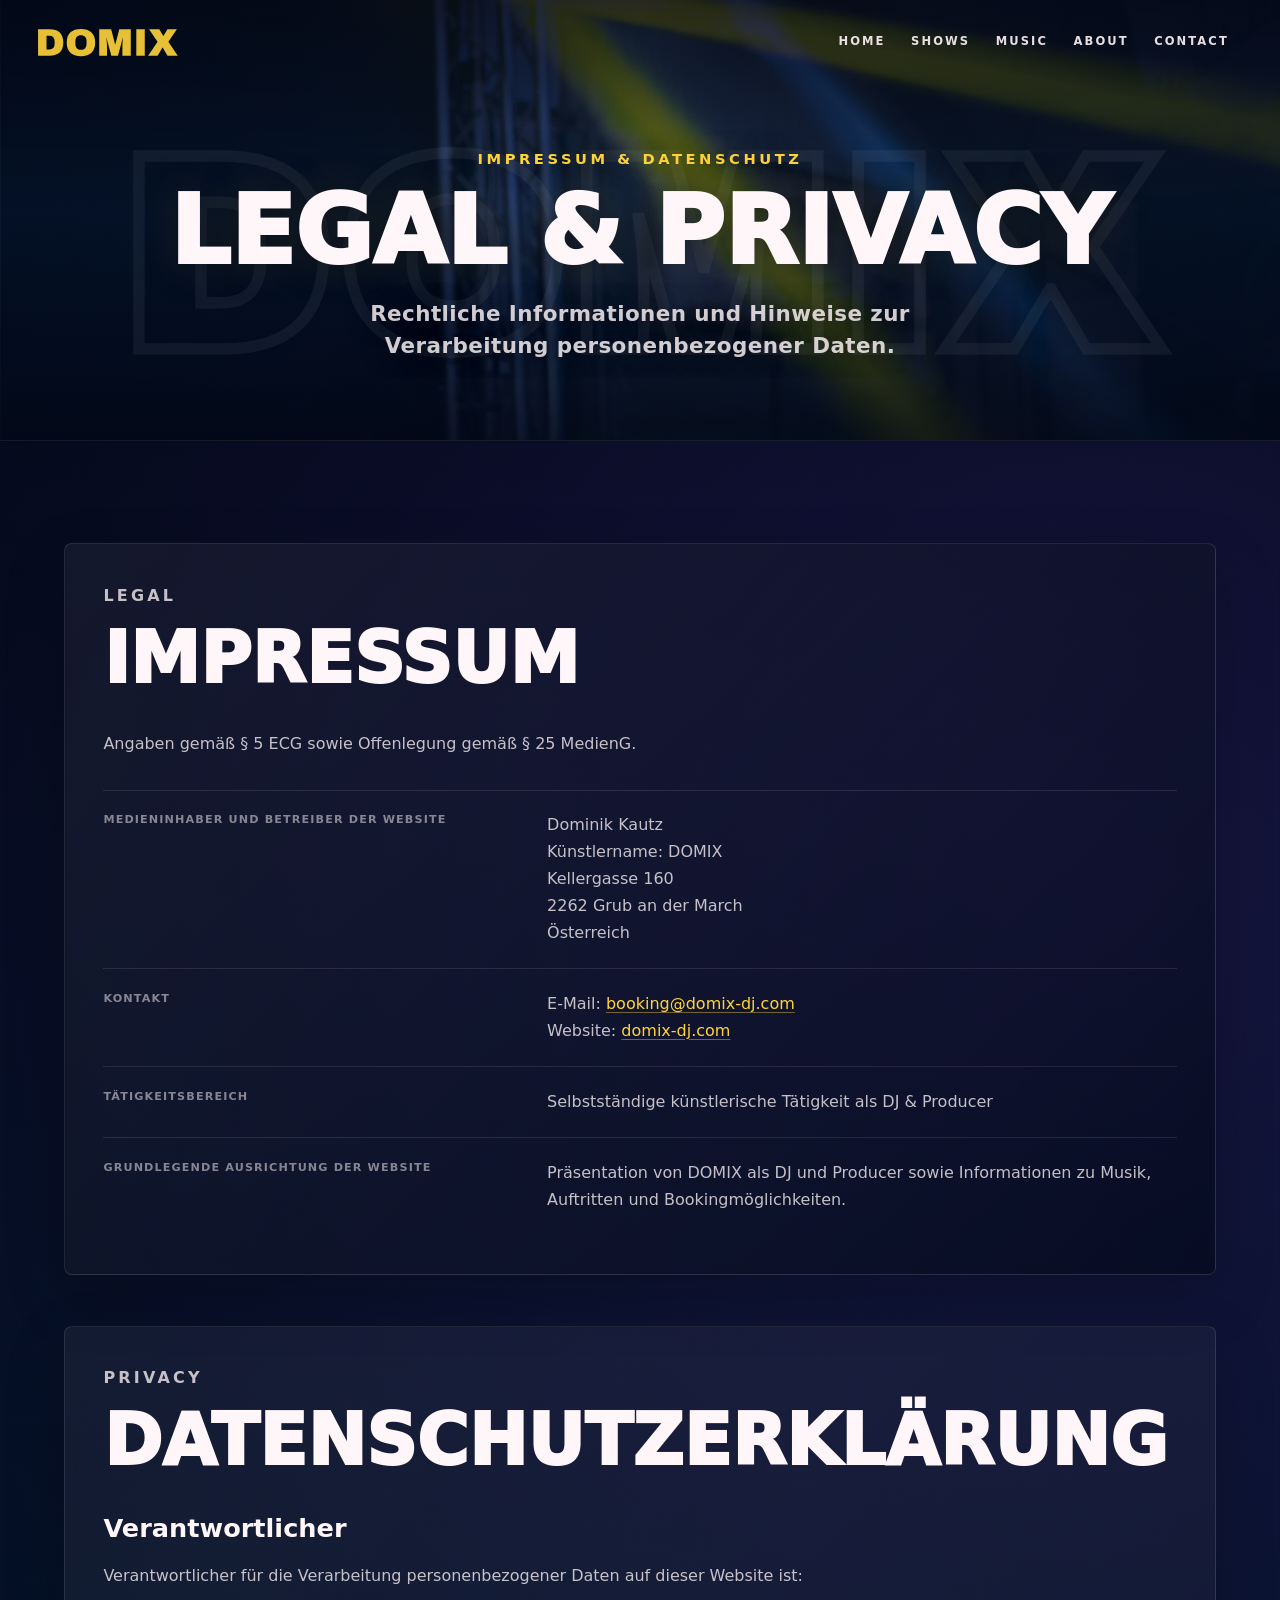
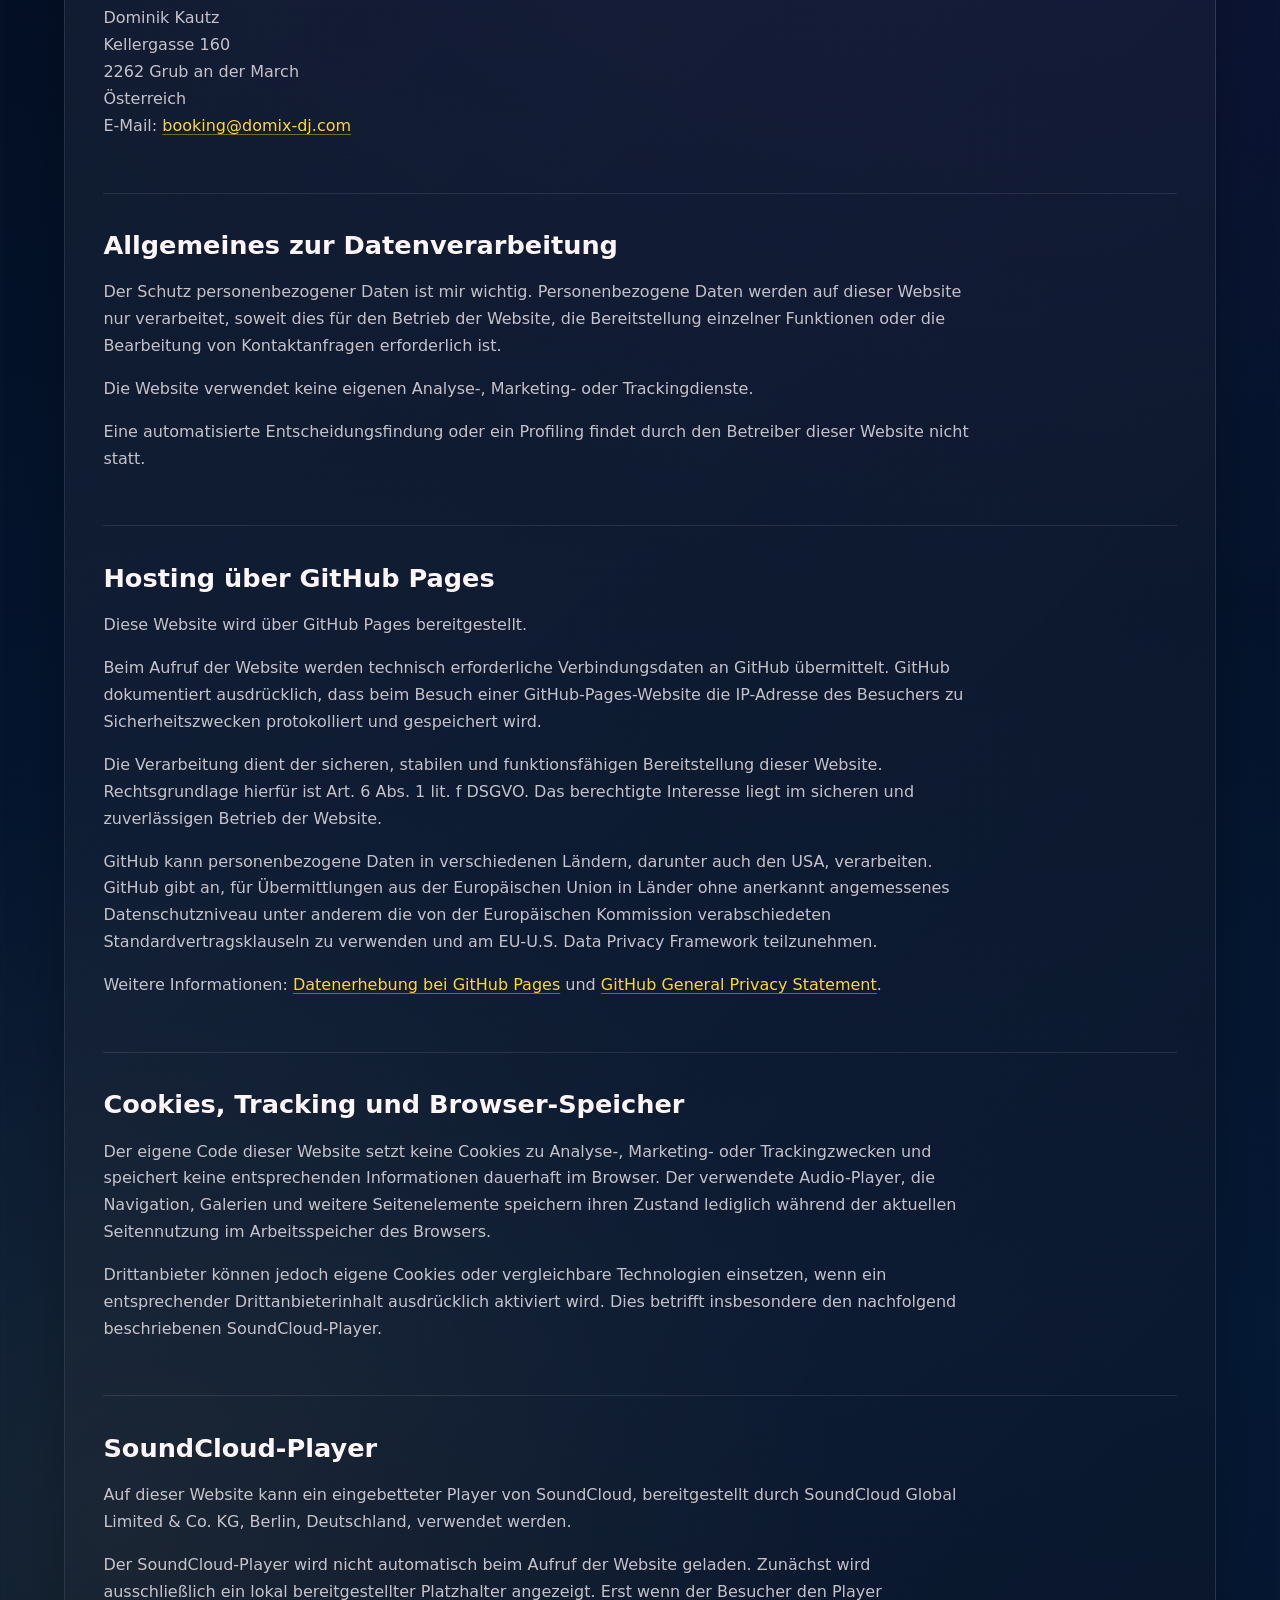
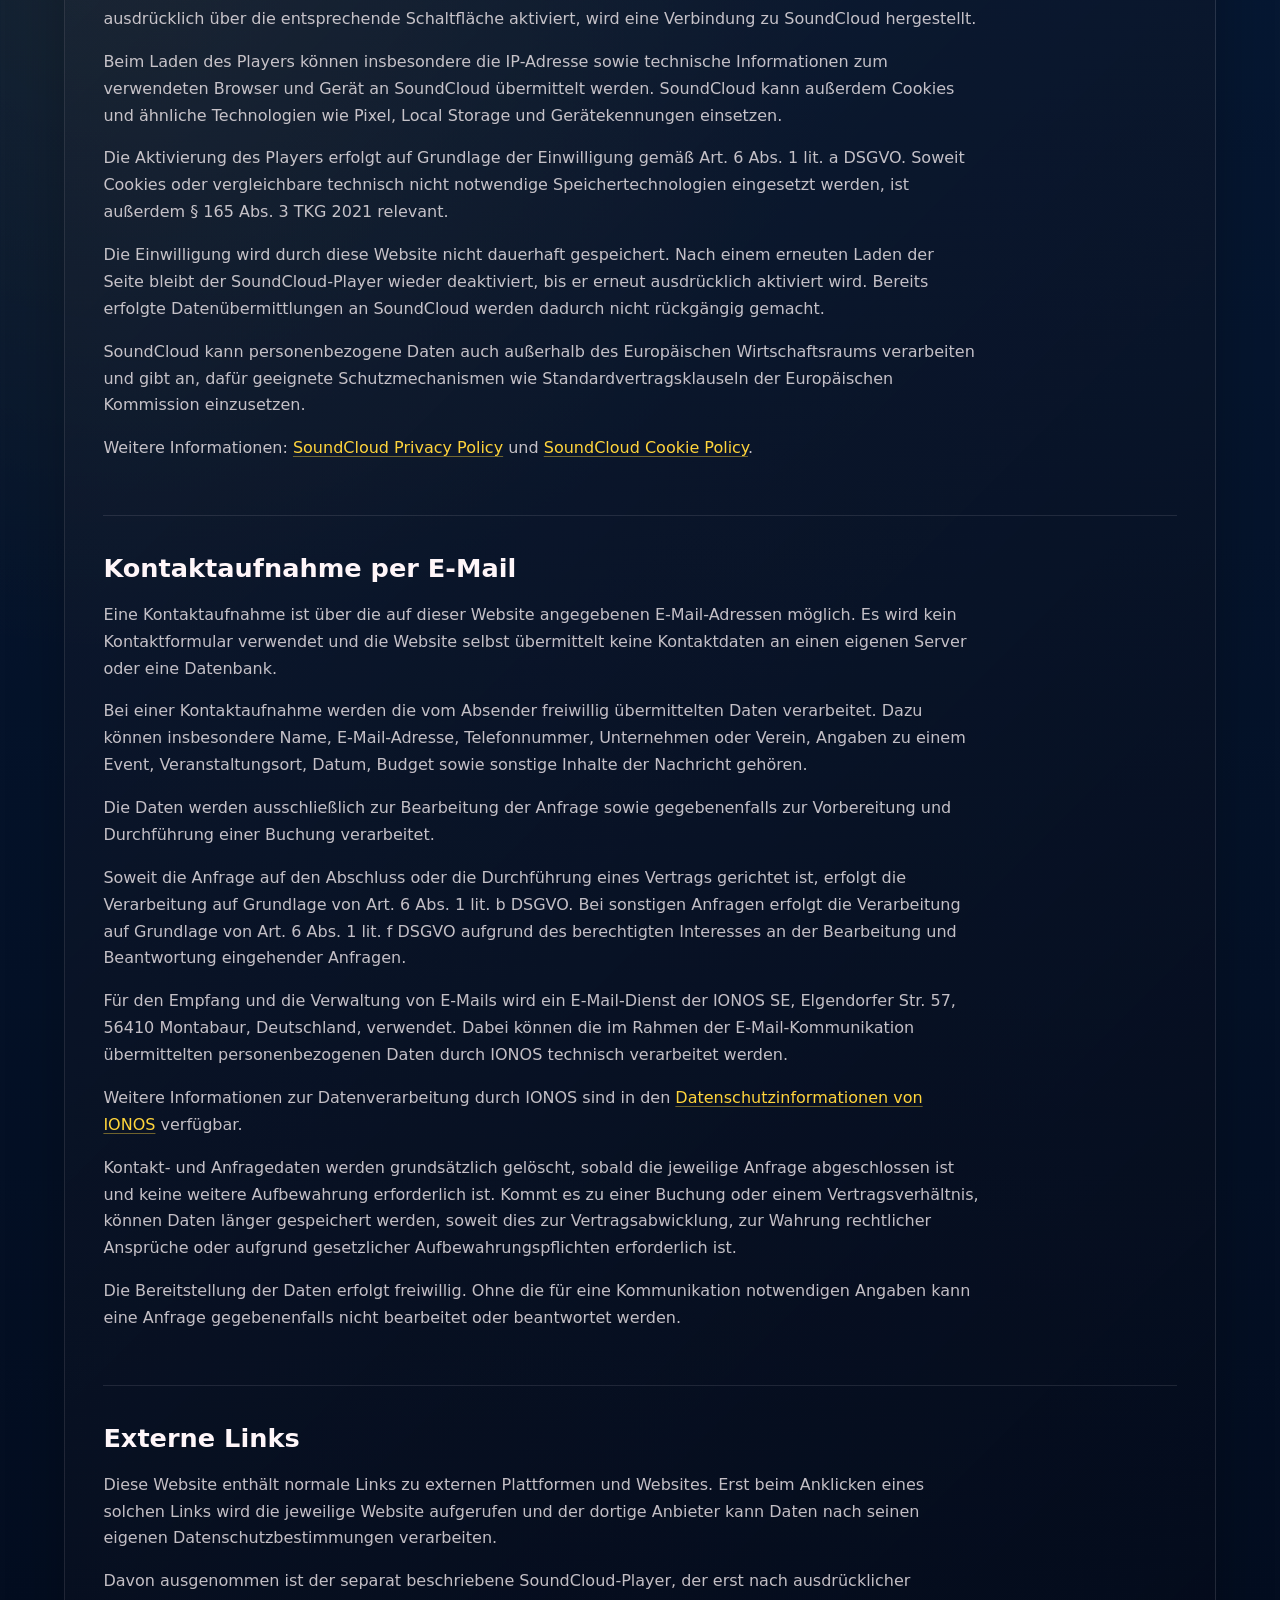
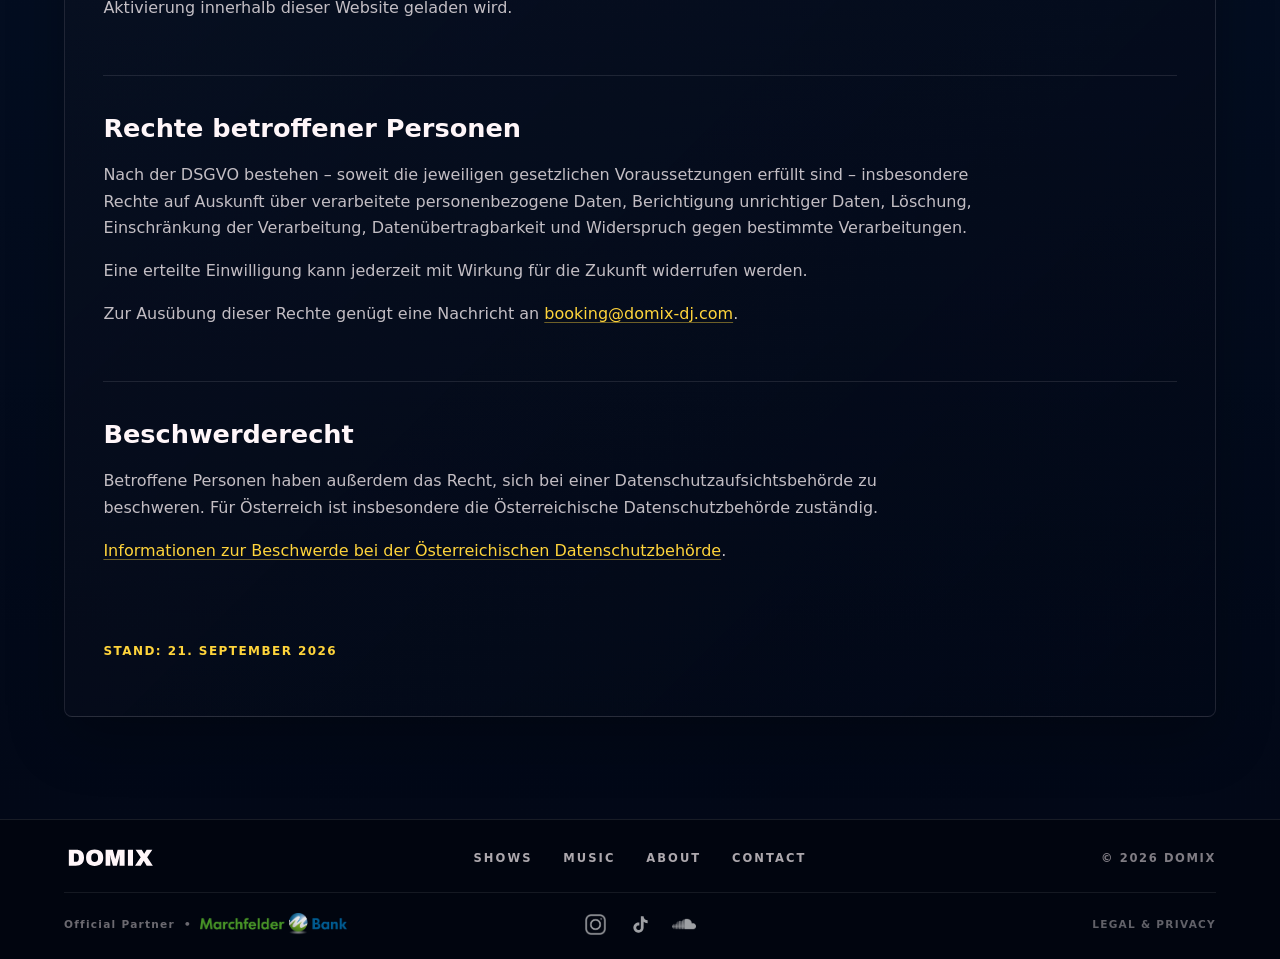
<file: legal-privacy.html>
<!doctype html>
<html lang="de">

<head>
    <meta charset="utf-8">
    <meta name="viewport" content="width=device-width,initial-scale=1">
    <meta name="description" content="Impressum und Datenschutzerklärung der offiziellen Website von DOMIX.">
    <link rel="canonical" href="https://domix-dj.com/legal-privacy.html">
    <title>Legal &amp; Privacy - DOMIX</title>
    <meta property="og:title" content="Legal &amp; Privacy - DOMIX">
    <meta property="og:description" content="Impressum und Datenschutzerklärung der offiziellen Website von DOMIX.">
    <meta property="og:type" content="website">
    <meta property="og:url" content="https://domix-dj.com/legal-privacy.html">
    <meta property="og:image" content="https://domix-dj.com/images/social-preview/domix-legal-preview.jpg">
    <meta property="og:image:width" content="2443">
    <meta property="og:image:height" content="1393">
    <meta property="og:image:type" content="image/jpeg">
    <meta property="og:image:alt" content="DOMIX – offizielle Website, Impressum und Datenschutz">
    <meta name="twitter:card" content="summary_large_image">
    <meta name="twitter:title" content="Legal &amp; Privacy - DOMIX">
    <meta name="twitter:description" content="Impressum und Datenschutzerklärung der offiziellen Website von DOMIX.">
    <meta name="twitter:image" content="https://domix-dj.com/images/social-preview/domix-legal-preview.jpg">
    <link rel="stylesheet" href="css/styles.css">
    <script src="js/site.js" defer></script>
    <script>
        document.documentElement.classList.add("page-loader-pending");
    </script>
</head>

<body class="subpage-body legal-page" data-page-loader="true">
    <main class="subpage-main">
        <header class="hero subpage-hero legal-hero">
            <a class="brand" href="index.html" aria-label="DOMIX Home"><img src="images/domix/brand/domix_logo.svg" alt="DOMIX" width="2000" height="600" decoding="async"></a>

            <nav class="desktop-hero-nav" aria-label="Primäre Navigation">
                <a href="index.html">HOME</a>
                <a href="shows.html">SHOWS</a>
                <a href="music.html">MUSIC</a>
                <a href="about.html">ABOUT</a>
                <a href="contact.html">CONTACT</a>
            </nav>

            <div class="subpage-headline-wrap">
                <p class="subpage-eyebrow">IMPRESSUM &amp; DATENSCHUTZ</p>
                <img class="subpage-wordmark" src="images/domix/brand/domix-outline.webp" srcset="images/domix/brand/domix-outline.webp 1920w" sizes="(max-width: 900px) 88vw, 920px" alt="" aria-hidden="true" width="1920" height="576" decoding="async">
                <h1 class="subpage-title">LEGAL &amp; PRIVACY</h1>
                <p class="subpage-description">Rechtliche Informationen und Hinweise zur Verarbeitung personenbezogener Daten.</p>
            </div>
        </header>

        <section class="legal-section" aria-label="Impressum und Datenschutzerklärung">
            <div class="legal-page-inner">
                <div class="legal-document">
                    <article class="legal-block legal-imprint" id="impressum">
                        <p class="legal-kicker">LEGAL</p>
                        <h2>Impressum</h2>
                        <p>Angaben gemäß § 5 ECG sowie Offenlegung gemäß § 25 MedienG.</p>

                        <dl class="legal-details">
                            <div>
                                <dt>Medieninhaber und Betreiber der Website</dt>
                                <dd>
                                    <address>
                                        Dominik Kautz<br>
                                        Künstlername: DOMIX<br>
                                        Kellergasse 160<br>
                                        2262 Grub an der March<br>
                                        Österreich
                                    </address>
                                </dd>
                            </div>
                            <div>
                                <dt>Kontakt</dt>
                                <dd>
                                    E-Mail: <a href="mailto:booking@domix-dj.com">booking@domix-dj.com</a><br>
                                    Website: <a href="https://domix-dj.com/">domix-dj.com</a>
                                </dd>
                            </div>
                            <div>
                                <dt>Tätigkeitsbereich</dt>
                                <dd>Selbstständige künstlerische Tätigkeit als DJ &amp; Producer</dd>
                            </div>
                            <div>
                                <dt>Grundlegende Ausrichtung der Website</dt>
                                <dd>Präsentation von DOMIX als DJ und Producer sowie Informationen zu Musik, Auftritten und Bookingmöglichkeiten.</dd>
                            </div>
                        </dl>
                    </article>

                    <article class="legal-block" id="datenschutz">
                        <p class="legal-kicker">PRIVACY</p>
                        <h2>Datenschutzerklärung</h2>

                        <section class="legal-subsection" aria-labelledby="privacy-controller">
                            <h3 id="privacy-controller">Verantwortlicher</h3>
                            <p>Verantwortlicher für die Verarbeitung personenbezogener Daten auf dieser Website ist:</p>
                            <address>
                                Dominik Kautz<br>
                                Kellergasse 160<br>
                                2262 Grub an der March<br>
                                Österreich
                            </address>
                            <p>E-Mail: <a href="mailto:booking@domix-dj.com">booking@domix-dj.com</a></p>
                        </section>

                        <section class="legal-subsection" aria-labelledby="privacy-general">
                            <h3 id="privacy-general">Allgemeines zur Datenverarbeitung</h3>
                            <p>Der Schutz personenbezogener Daten ist mir wichtig. Personenbezogene Daten werden auf dieser Website nur verarbeitet, soweit dies für den Betrieb der Website, die Bereitstellung einzelner Funktionen oder die Bearbeitung von Kontaktanfragen erforderlich ist.</p>
                            <p>Die Website verwendet keine eigenen Analyse-, Marketing- oder Trackingdienste.</p>
                            <p>Eine automatisierte Entscheidungsfindung oder ein Profiling findet durch den Betreiber dieser Website nicht statt.</p>
                        </section>

                        <section class="legal-subsection" aria-labelledby="privacy-hosting">
                            <h3 id="privacy-hosting">Hosting über GitHub Pages</h3>
                            <p>Diese Website wird über GitHub Pages bereitgestellt.</p>
                            <p>Beim Aufruf der Website werden technisch erforderliche Verbindungsdaten an GitHub übermittelt. GitHub dokumentiert ausdrücklich, dass beim Besuch einer GitHub-Pages-Website die IP-Adresse des Besuchers zu Sicherheitszwecken protokolliert und gespeichert wird.</p>
                            <p>Die Verarbeitung dient der sicheren, stabilen und funktionsfähigen Bereitstellung dieser Website. Rechtsgrundlage hierfür ist Art. 6 Abs. 1 lit. f DSGVO. Das berechtigte Interesse liegt im sicheren und zuverlässigen Betrieb der Website.</p>
                            <p>GitHub kann personenbezogene Daten in verschiedenen Ländern, darunter auch den USA, verarbeiten. GitHub gibt an, für Übermittlungen aus der Europäischen Union in Länder ohne anerkannt angemessenes Datenschutzniveau unter anderem die von der Europäischen Kommission verabschiedeten Standardvertragsklauseln zu verwenden und am EU-U.S. Data Privacy Framework teilzunehmen.</p>
                            <p>Weitere Informationen: <a href="https://docs.github.com/en/pages/getting-started-with-github-pages/what-is-github-pages" target="_blank" rel="noopener noreferrer">Datenerhebung bei GitHub Pages</a> und <a href="https://docs.github.com/en/site-policy/privacy-policies/github-general-privacy-statement" target="_blank" rel="noopener noreferrer">GitHub General Privacy Statement</a>.</p>
                        </section>

                        <section class="legal-subsection" aria-labelledby="privacy-storage">
                            <h3 id="privacy-storage">Cookies, Tracking und Browser-Speicher</h3>
                            <p>Der eigene Code dieser Website setzt keine Cookies zu Analyse-, Marketing- oder Trackingzwecken und speichert keine entsprechenden Informationen dauerhaft im Browser. Der verwendete Audio-Player, die Navigation, Galerien und weitere Seitenelemente speichern ihren Zustand lediglich während der aktuellen Seitennutzung im Arbeitsspeicher des Browsers.</p>
                            <p>Drittanbieter können jedoch eigene Cookies oder vergleichbare Technologien einsetzen, wenn ein entsprechender Drittanbieterinhalt ausdrücklich aktiviert wird. Dies betrifft insbesondere den nachfolgend beschriebenen SoundCloud-Player.</p>
                        </section>

                        <section class="legal-subsection" aria-labelledby="privacy-soundcloud">
                            <h3 id="privacy-soundcloud">SoundCloud-Player</h3>
                            <p>Auf dieser Website kann ein eingebetteter Player von SoundCloud, bereitgestellt durch SoundCloud Global Limited &amp; Co. KG, Berlin, Deutschland, verwendet werden.</p>
                            <p>Der SoundCloud-Player wird nicht automatisch beim Aufruf der Website geladen. Zunächst wird ausschließlich ein lokal bereitgestellter Platzhalter angezeigt. Erst wenn der Besucher den Player ausdrücklich über die entsprechende Schaltfläche aktiviert, wird eine Verbindung zu SoundCloud hergestellt.</p>
                            <p>Beim Laden des Players können insbesondere die IP-Adresse sowie technische Informationen zum verwendeten Browser und Gerät an SoundCloud übermittelt werden. SoundCloud kann außerdem Cookies und ähnliche Technologien wie Pixel, Local Storage und Gerätekennungen einsetzen.</p>
                            <p>Die Aktivierung des Players erfolgt auf Grundlage der Einwilligung gemäß Art. 6 Abs. 1 lit. a DSGVO. Soweit Cookies oder vergleichbare technisch nicht notwendige Speichertechnologien eingesetzt werden, ist außerdem § 165 Abs. 3 TKG 2021 relevant.</p>
                            <p>Die Einwilligung wird durch diese Website nicht dauerhaft gespeichert. Nach einem erneuten Laden der Seite bleibt der SoundCloud-Player wieder deaktiviert, bis er erneut ausdrücklich aktiviert wird. Bereits erfolgte Datenübermittlungen an SoundCloud werden dadurch nicht rückgängig gemacht.</p>
                            <p>SoundCloud kann personenbezogene Daten auch außerhalb des Europäischen Wirtschaftsraums verarbeiten und gibt an, dafür geeignete Schutzmechanismen wie Standardvertragsklauseln der Europäischen Kommission einzusetzen.</p>
                            <p>Weitere Informationen: <a href="https://soundcloud.com/pages/privacy" target="_blank" rel="noopener noreferrer">SoundCloud Privacy Policy</a> und <a href="https://soundcloud.com/pages/cookies" target="_blank" rel="noopener noreferrer">SoundCloud Cookie Policy</a>.</p>
                        </section>

                        <section class="legal-subsection" aria-labelledby="privacy-contact">
                            <h3 id="privacy-contact">Kontaktaufnahme per E-Mail</h3>
                            <p>Eine Kontaktaufnahme ist über die auf dieser Website angegebenen E-Mail-Adressen möglich. Es wird kein Kontaktformular verwendet und die Website selbst übermittelt keine Kontaktdaten an einen eigenen Server oder eine Datenbank.</p>
                            <p>Bei einer Kontaktaufnahme werden die vom Absender freiwillig übermittelten Daten verarbeitet. Dazu können insbesondere Name, E-Mail-Adresse, Telefonnummer, Unternehmen oder Verein, Angaben zu einem Event, Veranstaltungsort, Datum, Budget sowie sonstige Inhalte der Nachricht gehören.</p>
                            <p>Die Daten werden ausschließlich zur Bearbeitung der Anfrage sowie gegebenenfalls zur Vorbereitung und Durchführung einer Buchung verarbeitet.</p>
                            <p>Soweit die Anfrage auf den Abschluss oder die Durchführung eines Vertrags gerichtet ist, erfolgt die Verarbeitung auf Grundlage von Art. 6 Abs. 1 lit. b DSGVO. Bei sonstigen Anfragen erfolgt die Verarbeitung auf Grundlage von Art. 6 Abs. 1 lit. f DSGVO aufgrund des berechtigten Interesses an der Bearbeitung und Beantwortung eingehender Anfragen.</p>
                            <p>Für den Empfang und die Verwaltung von E-Mails wird ein E-Mail-Dienst der IONOS SE, Elgendorfer Str. 57, 56410 Montabaur, Deutschland, verwendet. Dabei können die im Rahmen der E-Mail-Kommunikation übermittelten personenbezogenen Daten durch IONOS technisch verarbeitet werden.</p>
                            <p>Weitere Informationen zur Datenverarbeitung durch IONOS sind in den <a href="https://www.ionos.de/terms-gtc/datenschutzerklaerung/" target="_blank" rel="noopener noreferrer">Datenschutzinformationen von IONOS</a> verfügbar.</p>
                            <p>Kontakt- und Anfragedaten werden grundsätzlich gelöscht, sobald die jeweilige Anfrage abgeschlossen ist und keine weitere Aufbewahrung erforderlich ist. Kommt es zu einer Buchung oder einem Vertragsverhältnis, können Daten länger gespeichert werden, soweit dies zur Vertragsabwicklung, zur Wahrung rechtlicher Ansprüche oder aufgrund gesetzlicher Aufbewahrungspflichten erforderlich ist.</p>
                            <p>Die Bereitstellung der Daten erfolgt freiwillig. Ohne die für eine Kommunikation notwendigen Angaben kann eine Anfrage gegebenenfalls nicht bearbeitet oder beantwortet werden.</p>
                        </section>

                        <section class="legal-subsection" aria-labelledby="privacy-links">
                            <h3 id="privacy-links">Externe Links</h3>
                            <p>Diese Website enthält normale Links zu externen Plattformen und Websites. Erst beim Anklicken eines solchen Links wird die jeweilige Website aufgerufen und der dortige Anbieter kann Daten nach seinen eigenen Datenschutzbestimmungen verarbeiten.</p>
                            <p>Davon ausgenommen ist der separat beschriebene SoundCloud-Player, der erst nach ausdrücklicher Aktivierung innerhalb dieser Website geladen wird.</p>
                        </section>

                        <section class="legal-subsection" aria-labelledby="privacy-rights">
                            <h3 id="privacy-rights">Rechte betroffener Personen</h3>
                            <p>Nach der DSGVO bestehen – soweit die jeweiligen gesetzlichen Voraussetzungen erfüllt sind – insbesondere Rechte auf Auskunft über verarbeitete personenbezogene Daten, Berichtigung unrichtiger Daten, Löschung, Einschränkung der Verarbeitung, Datenübertragbarkeit und Widerspruch gegen bestimmte Verarbeitungen.</p>
                            <p>Eine erteilte Einwilligung kann jederzeit mit Wirkung für die Zukunft widerrufen werden.</p>
                            <p>Zur Ausübung dieser Rechte genügt eine Nachricht an <a href="mailto:booking@domix-dj.com">booking@domix-dj.com</a>.</p>
                        </section>

                        <section class="legal-subsection" aria-labelledby="privacy-complaint">
                            <h3 id="privacy-complaint">Beschwerderecht</h3>
                            <p>Betroffene Personen haben außerdem das Recht, sich bei einer Datenschutzaufsichtsbehörde zu beschweren. Für Österreich ist insbesondere die Österreichische Datenschutzbehörde zuständig.</p>
                            <p><a href="https://dsb.gv.at/eingabe-an-die-dsb/beschwerde" target="_blank" rel="noopener noreferrer">Informationen zur Beschwerde bei der Österreichischen Datenschutzbehörde</a>.</p>
                        </section>

                        <p class="legal-updated">Stand: 21. September 2026</p>
                    </article>
                </div>
            </div>
        </section>
    </main>

    <footer class="site-footer" aria-label="Footer">
        <div class="site-footer-row site-footer-main">
            <a class="site-footer-logo" href="index.html" aria-label="DOMIX Home">
                <img src="images/domix/brand/domix_logo.svg" alt="DOMIX" width="2000" height="600" loading="lazy" decoding="async">
            </a>

            <nav class="site-footer-nav" aria-label="Footer-Navigation">
                <a href="shows.html">SHOWS</a>
                <a href="music.html">MUSIC</a>
                <a href="about.html">ABOUT</a>
                <a href="contact.html">CONTACT</a>
            </nav>

            <p>&copy; 2026 DOMIX</p>
        </div>

        <div class="site-footer-row site-footer-meta">
            <div class="site-footer-partner">
                <span>Official Partner</span>
                <span aria-hidden="true">&bull;</span>
                <a href="https://www.marchfelderbank.at/" target="_blank" rel="noopener noreferrer" aria-label="Marchfelder Bank besuchen"><img src="images/domix/partners/marchfelder-bank-logo.png" alt="Marchfelder Bank" width="21072" height="3150" loading="lazy" decoding="async"></a>
            </div>

            <nav class="site-footer-socials" aria-label="Social Links">
                <a href="https://www.instagram.com/domix.dj" target="_blank" rel="noopener noreferrer" aria-label="Instagram"><img src="images/social/instagram-icon.webp" alt="" width="3000" height="3000" loading="lazy" decoding="async"></a>
                <a href="https://www.tiktok.com/@domix.dj" target="_blank" rel="noopener noreferrer" aria-label="TikTok"><img src="images/social/tiktok-icon.svg" alt="" width="150" height="150" loading="lazy" decoding="async"></a>
                <a href="https://soundcloud.com/domix_dj" target="_blank" rel="noopener noreferrer" aria-label="SoundCloud"><img src="images/social/soundcloud-icon.webp" alt="" width="512" height="512" loading="lazy" decoding="async"></a>
            </nav>

            <p class="site-footer-mobile-copyright">&copy; 2026 DOMIX</p>
            <a class="site-footer-mobile-legal" href="legal-privacy.html" aria-current="page"><span aria-hidden="true">&middot;</span> LEGAL &amp; PRIVACY</a>
            <p><a class="site-footer-legal" href="legal-privacy.html" aria-current="page">LEGAL &amp; PRIVACY</a></p>
        </div>
    </footer>
</body>

</html>
</file>
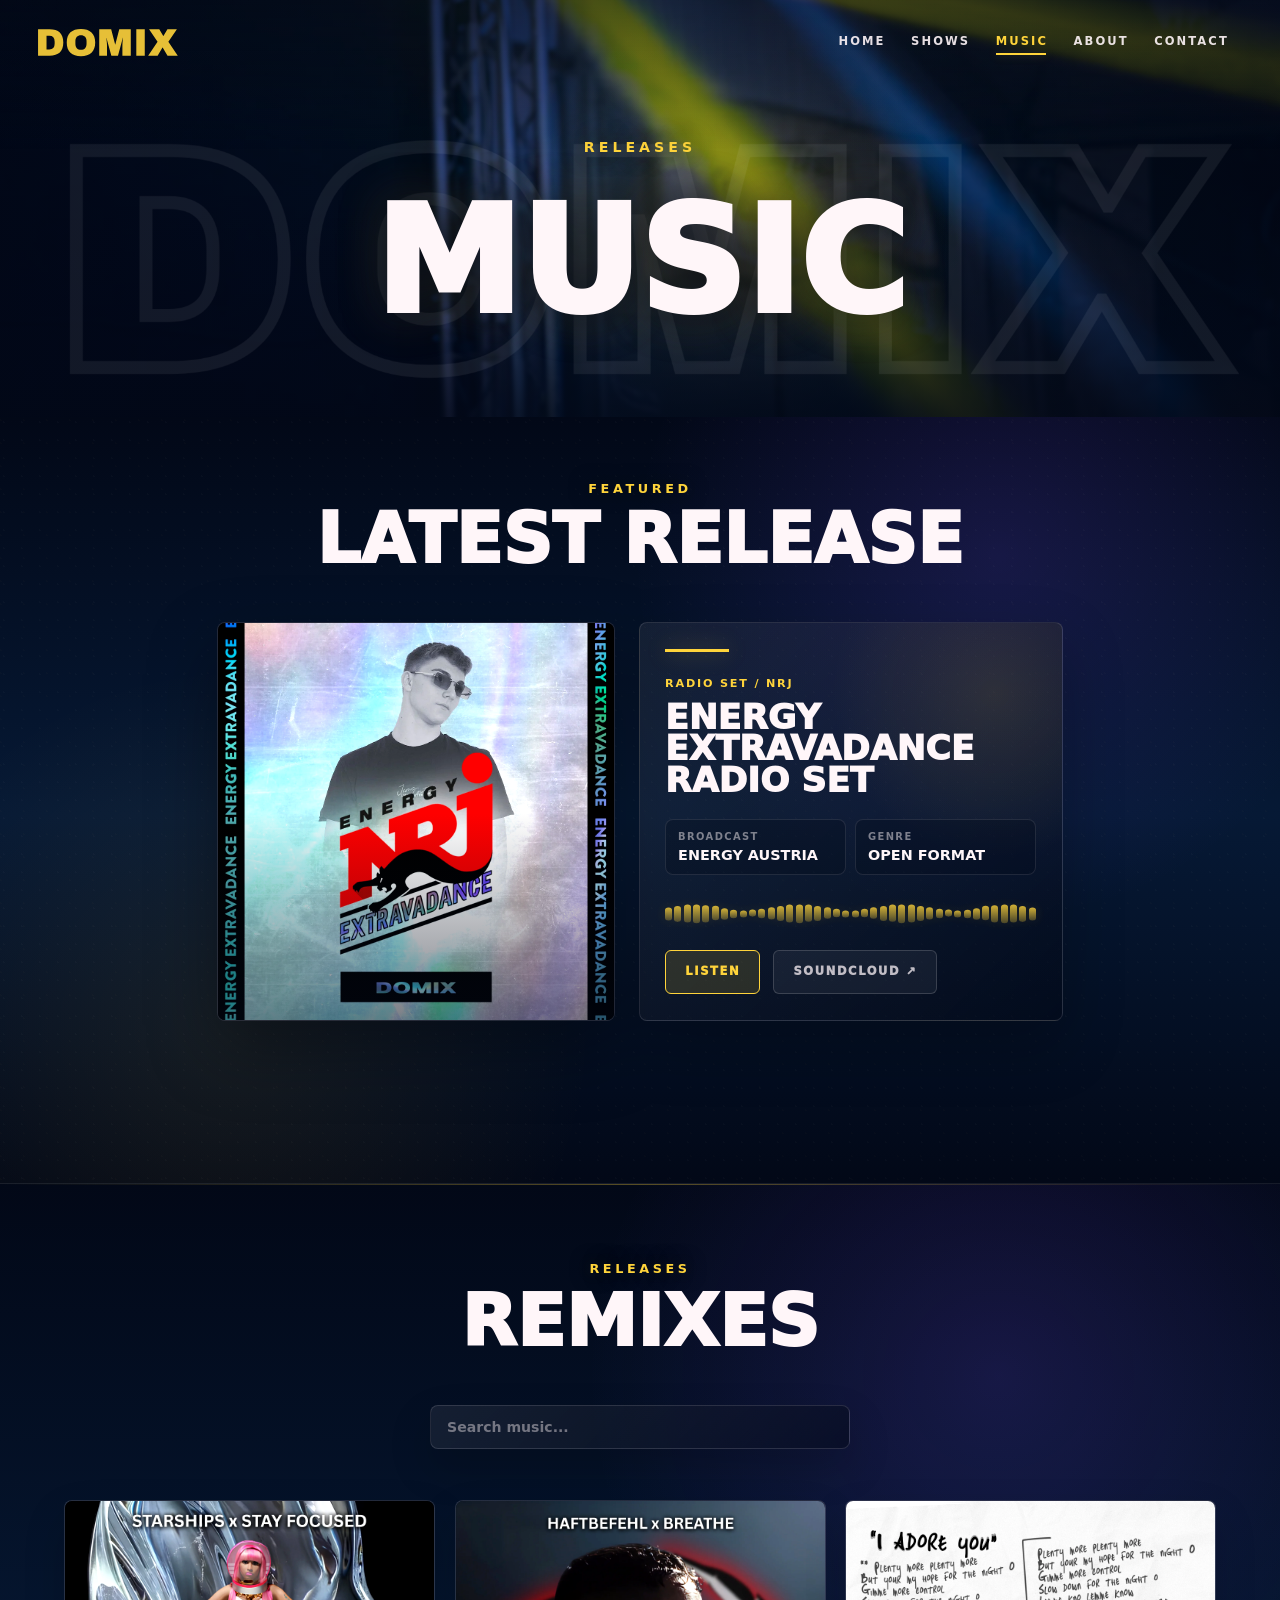
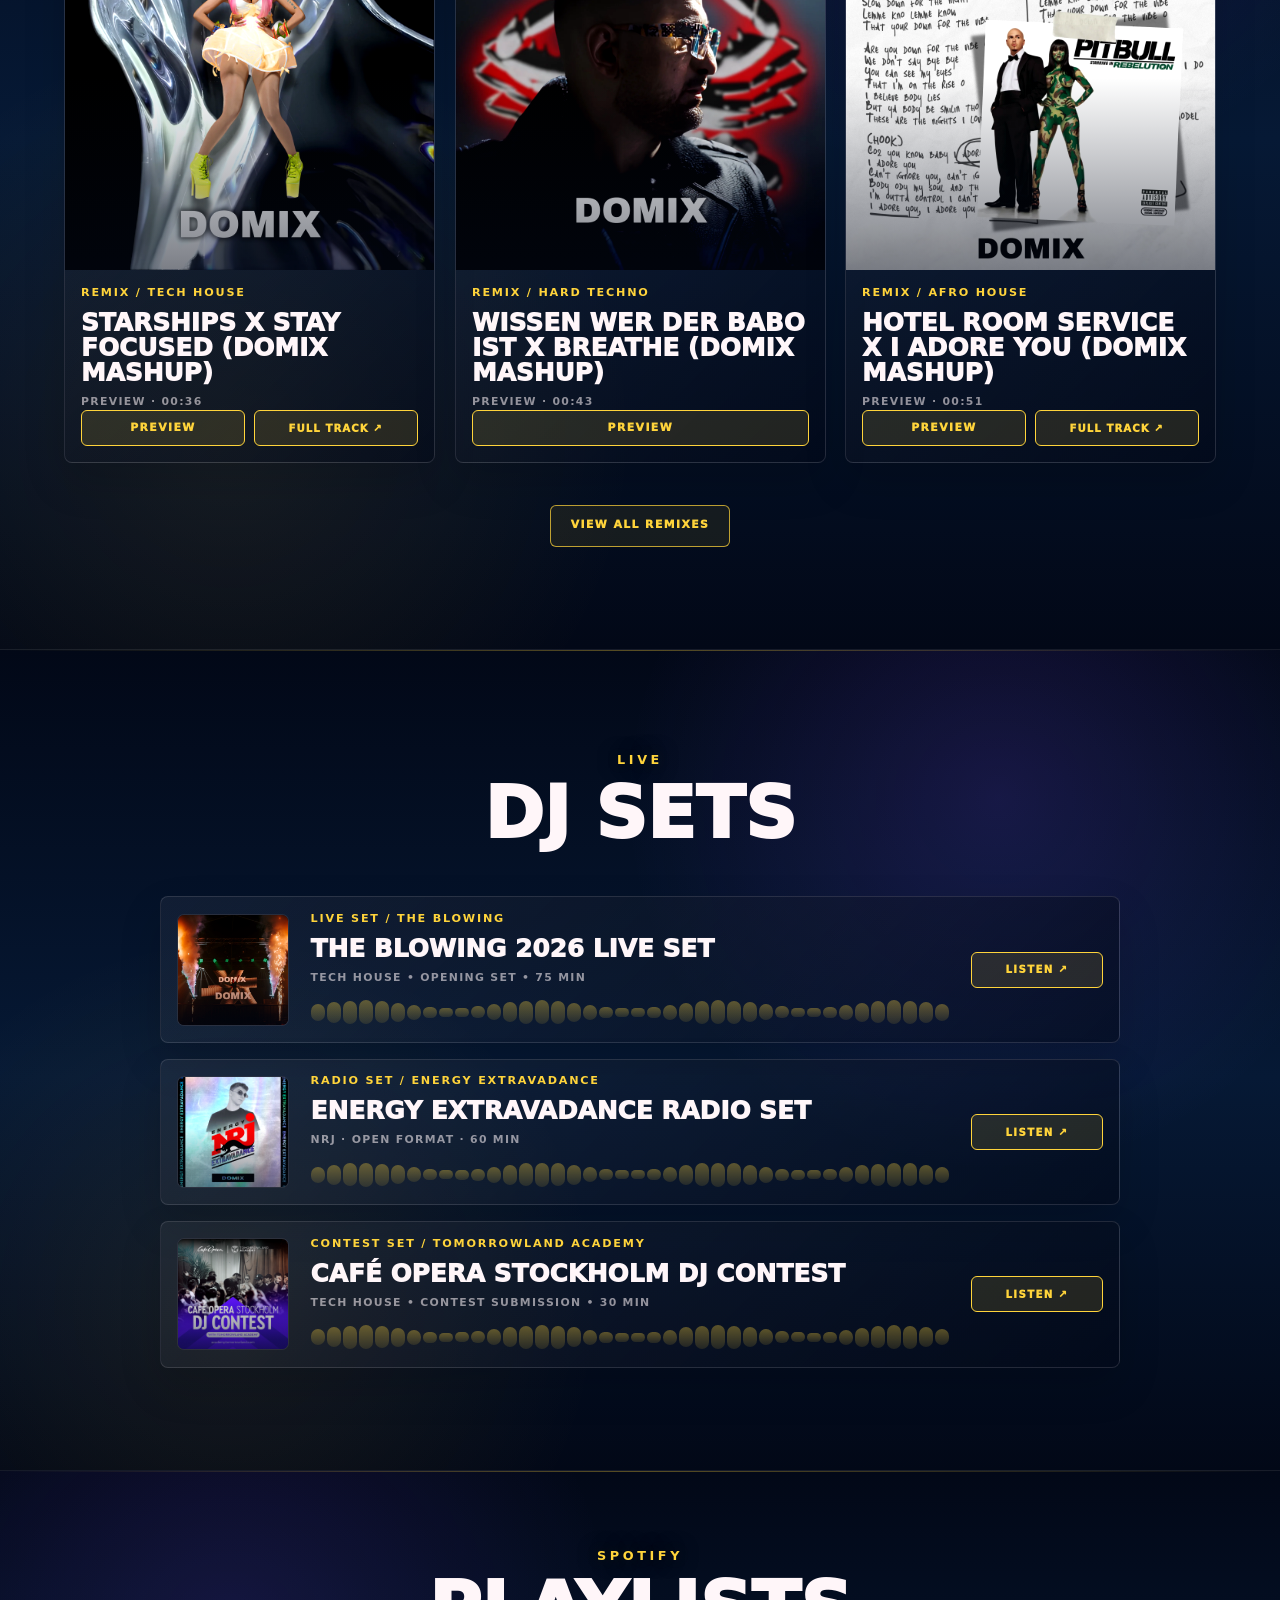
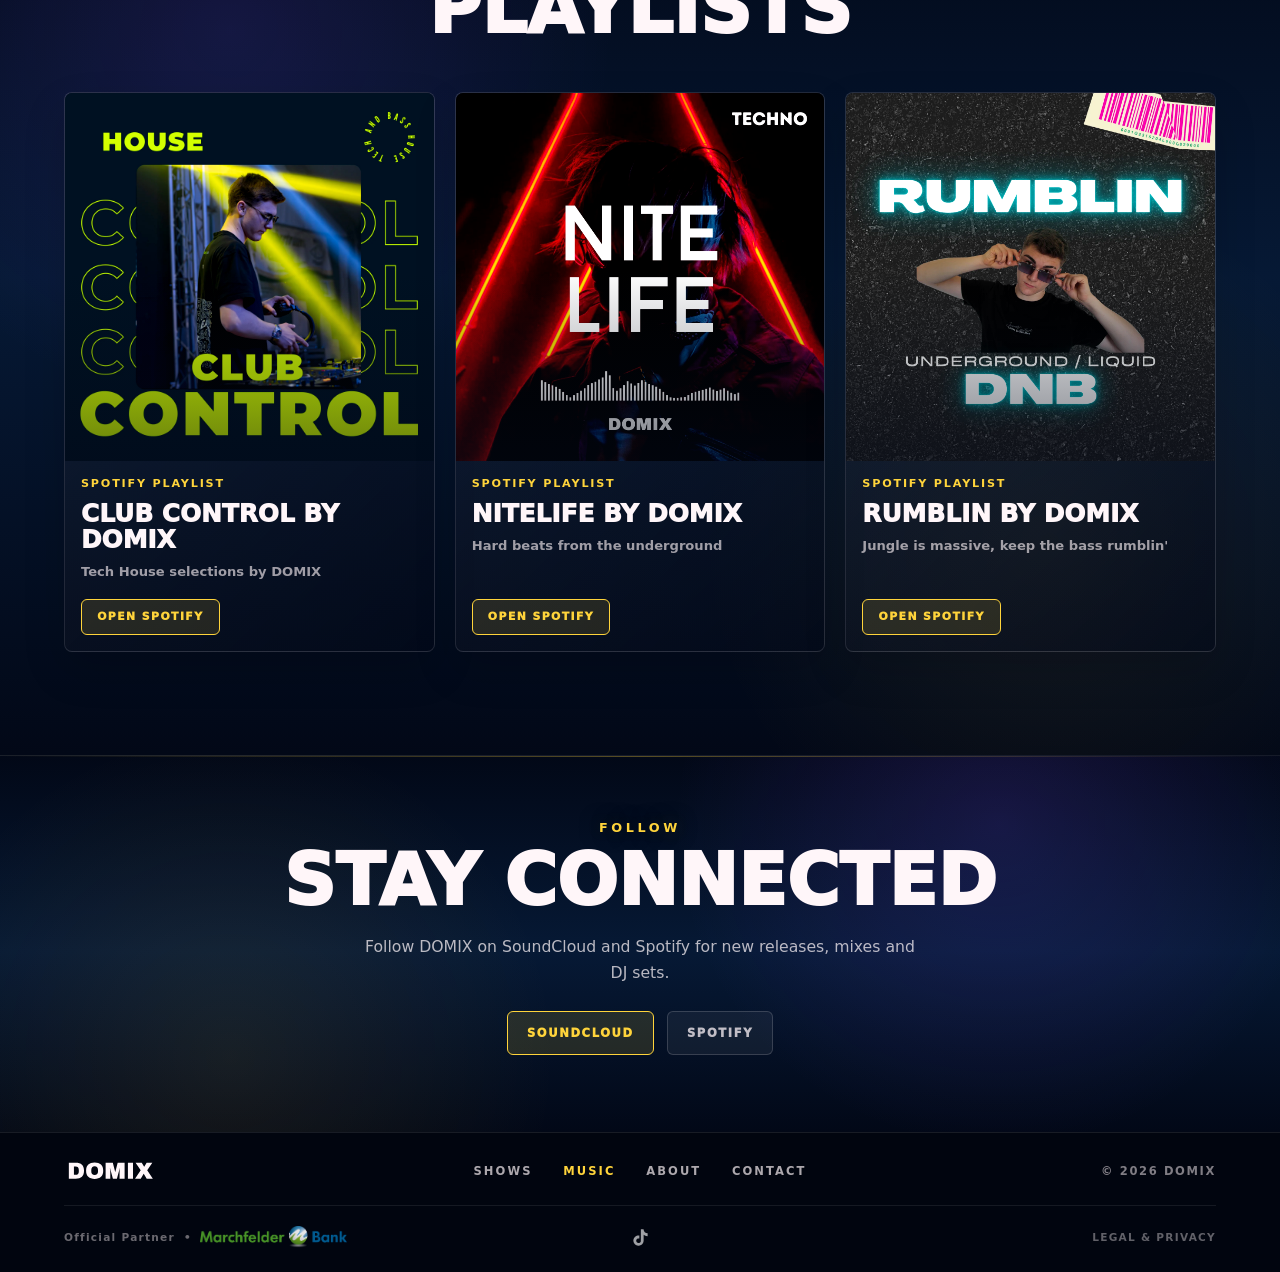
<file: music.html>
<!doctype html>
<html lang="de">

<head>
    <meta charset="utf-8">
    <meta name="viewport" content="width=device-width,initial-scale=1">
    <meta name="description" content="Music von DOMIX, DJ und Producer aus Oesterreich: Releases, Remixes, Spotify Playlists und DJ Sets.">
    <link rel="canonical" href="https://domix-dj.com/music.html">
    <title>Music - DOMIX</title>
    <meta property="og:title" content="Music - DOMIX">
    <meta property="og:description" content="Music von DOMIX, DJ und Producer aus Oesterreich: Releases, Remixes, Spotify Playlists und DJ Sets.">
    <meta property="og:type" content="website">
    <meta property="og:url" content="https://domix-dj.com/music.html">
    <meta property="og:image" content="https://domix-dj.com/images/social-preview/domix-music-preview.jpg">
    <meta property="og:image:width" content="2439">
    <meta property="og:image:height" content="1389">
    <meta property="og:image:type" content="image/jpeg">
    <meta property="og:image:alt" content="DOMIX Music – Releases, Remixes, Playlists und DJ-Sets">
    <meta name="twitter:card" content="summary_large_image">
    <meta name="twitter:title" content="Music - DOMIX">
    <meta name="twitter:description" content="Music von DOMIX, DJ und Producer aus Oesterreich: Releases, Remixes, Spotify Playlists und DJ Sets.">
    <meta name="twitter:image" content="https://domix-dj.com/images/social-preview/domix-music-preview.jpg">
    <link rel="preload" href="images/domix/hero/stage-main.webp" as="image" type="image/webp" fetchpriority="high">
    <link rel="stylesheet" href="css/styles.css">
    <script src="js/site.js" defer></script>
    <script>
        document.documentElement.classList.add("page-loader-pending");
    </script>
</head>

<body class="subpage-body" data-page-loader="true">
    <main class="subpage-main">
        <header class="hero subpage-hero shows-hero music-hero">
            <a class="brand" href="index.html" aria-label="DOMIX Home"><img src="images/domix/brand/domix_logo.svg" alt="Domix" width="2000" height="600" decoding="async"></a>

            <nav class="desktop-hero-nav" aria-label="Primary navigation">
                <a href="index.html">HOME</a>
                <a href="shows.html">SHOWS</a>
                <a href="music.html" aria-current="page">MUSIC</a>
                <a href="about.html">ABOUT</a>
                <a href="contact.html">CONTACT</a>
            </nav>

            <div class="subpage-headline-wrap">
                <p class="subpage-eyebrow">RELEASES</p>
                <div class="shows-hero-title-wrap">
                    <img class="subpage-wordmark" src="images/domix/brand/domix-outline.webp" srcset="images/domix/brand/domix-outline.webp 1920w" sizes="(max-width: 900px) 88vw, 720px" alt="" aria-hidden="true" width="1920" height="576" decoding="async">
                    <h1 class="subpage-title">Music</h1>
                </div>
                <p class="subpage-description music-mobile-description">Remixes, DJ-Sets &amp; Playlists</p>
            </div>
        </header>

        <section class="shows-section music-featured-section" aria-labelledby="featured-release-title">
            <div class="music-page-inner">
                <div class="music-section-heading">
                    <p class="shows-section-eyebrow">Featured</p>
                    <h2 id="featured-release-title">Latest Release</h2>
                </div>

                <div class="music-featured" id="featured-release" aria-live="polite"></div>
            </div>
        </section>

        <section class="shows-section music-grid-section" aria-labelledby="remixes-title">
            <div class="music-page-inner">
                <div class="music-section-heading">
                    <p class="shows-section-eyebrow">Releases</p>
                    <h2 id="remixes-title">Remixes</h2>
                </div>

                <div class="music-search-row">
                    <input class="music-search-input" id="music-search" type="search" placeholder="Search music..." autocomplete="off" aria-label="Search music">
                </div>

                <div class="music-card-grid" id="remixes-grid" aria-live="polite"></div>
                <div class="music-remixes-toggle-wrap" id="remixes-toggle-wrap">
                    <button class="music-remixes-toggle" id="remixes-toggle" type="button" aria-expanded="false" aria-controls="remixes-grid">VIEW ALL REMIXES</button>
                </div>
            </div>
        </section>

        <section class="shows-section music-sets-section" aria-labelledby="dj-sets-title">
            <div class="music-page-inner">
                <div class="music-section-heading">
                    <p class="shows-section-eyebrow">Live</p>
                    <h2 id="dj-sets-title">DJ Sets</h2>
                </div>

                <div class="music-set-list" id="sets-list" aria-live="polite"></div>
            </div>
        </section>

        <section class="shows-section music-grid-section music-playlists-section" aria-labelledby="playlists-title">
            <div class="music-page-inner">
                <div class="music-section-heading">
                    <p class="shows-section-eyebrow">Spotify</p>
                    <h2 id="playlists-title">Playlists</h2>
                </div>

                <div class="music-card-grid music-playlist-grid" id="playlists-grid" aria-live="polite"></div>
            </div>
        </section>

        <section class="shows-section music-follow-section" aria-labelledby="music-follow-title">
            <div class="music-follow-inner">
                <p class="shows-section-eyebrow">FOLLOW</p>
                <h2 id="music-follow-title">Stay Connected</h2>
                <p>Follow DOMIX on SoundCloud and Spotify for new releases, mixes and DJ sets.</p>
                <div class="music-follow-actions">
                    <a class="music-action-button" href="https://soundcloud.com/domix_dj" target="_blank" rel="noopener noreferrer">SOUNDCLOUD</a>
                    <a class="music-action-button music-action-button-secondary" href="https://open.spotify.com/user/wjpa1p08lfas71s4kos5930pk?si=b0d5a2db21474872" target="_blank" rel="noopener noreferrer">SPOTIFY</a>
                </div>
            </div>
        </section>
    </main>

    <footer class="site-footer" aria-label="Footer">
        <div class="site-footer-row site-footer-main">
            <a class="site-footer-logo" href="index.html" aria-label="DOMIX Home">
                <img src="images/domix/brand/domix_logo.svg" alt="DOMIX" width="2000" height="600" loading="lazy" decoding="async">
            </a>

            <nav class="site-footer-nav" aria-label="Footer navigation">
                <a href="shows.html">SHOWS</a>
                <a href="music.html" aria-current="page">MUSIC</a>
                <a href="about.html">ABOUT</a>
                <a href="contact.html">CONTACT</a>
            </nav>

            <p>&copy; 2026 DOMIX</p>
        </div>

        <div class="site-footer-row site-footer-meta">
            <div class="site-footer-partner">
                <span>Official Partner</span>
                <span aria-hidden="true">&bull;</span>
                <a href="https://www.marchfelderbank.at/" target="_blank" rel="noopener noreferrer" aria-label="Visit Marchfelder Bank"><img src="images/domix/partners/marchfelder-bank-logo.png" alt="Marchfelder Bank" width="21072" height="3150" loading="lazy" decoding="async"></a>
            </div>

            <nav class="site-footer-socials" aria-label="Social links">
                <a href="https://www.instagram.com/domix.dj" target="_blank" rel="noopener noreferrer" aria-label="Instagram"><img src="images/social/instagram-icon.webp" alt="" width="3000" height="3000" loading="lazy" decoding="async"></a>
                <a href="https://www.tiktok.com/@domix.dj" target="_blank" rel="noopener noreferrer" aria-label="TikTok"><img src="images/social/tiktok-icon.svg" alt="" width="150" height="150" loading="lazy" decoding="async"></a>
                <a href="https://soundcloud.com/domix_dj" target="_blank" rel="noopener noreferrer" aria-label="SoundCloud"><img src="images/social/soundcloud-icon.webp" alt="" width="512" height="512" loading="lazy" decoding="async"></a>
            </nav>

            <p class="site-footer-mobile-copyright">&copy; 2026 DOMIX</p>
            <a class="site-footer-mobile-legal" href="legal-privacy.html"><span aria-hidden="true">&middot;</span> LEGAL &amp; PRIVACY</a>
            <p><a class="site-footer-legal" href="legal-privacy.html">LEGAL &amp; PRIVACY</a></p>
        </div>
    </footer>
    <script>
        const musicReleases = [
            {
                title: 'THE BLOWING 2026 LIVE SET',
                category: 'set',
                genre: 'Tech House',
                duration: '75:00',
                cover: 'images/domix/sets/the-blowing-2026.webp',
                soundcloudUrl: 'https://soundcloud.com/domix_dj/domix-the-blowing-marchegg-2026-live-set',
                spotifyUrl: '#',
                downloadUrl: '#',
                previewUrl: '',
                platform: 'SoundCloud',
                setType: 'LIVE SET',
                event: 'THE BLOWING',
                setMeta: 'TECH HOUSE • OPENING SET • 75 MIN'
            },
            {
                title: 'Starships x Stay Focused (DOMIX Mashup)',
                category: 'mashup',
                genre: 'Tech House',
                tempo: '130 BPM',
                duration: '04:03',
                cover: 'releases/starships-x-stay-focused/cover.webp',
                soundcloudUrl: 'https://soundcloud.com/domix_dj/starships-x-stayfocused-domix-mashup',
                spotifyUrl: '#',
                downloadUrl: 'releases/starships-x-stay-focused/starships-x-stay-focused-domix-mashup.mp3',
                previewUrl: 'releases/starships-x-stay-focused/starships-x-stay-focused-domix-mashup.mp3',
                featured: false,
                platform: 'Direct Audio'
            },
            {
                title: 'ENERGY EXTRAVADANCE RADIO SET',
                category: 'set',
                genre: 'Open Format',
                tempo: 'VARIED BPM',
                duration: '60:00',
                cover: 'images/domix/sets/domix-extravadance.webp',
                soundcloudUrl: 'https://soundcloud.com/domix_dj/energy-extravadance-radio-set-24-07-2026',
                spotifyUrl: '#',
                downloadUrl: '#',
                previewUrl: 'releases/energy-extravadance-24-07-2026/preview.mp3',
                featured: true,
                featuredTitle: 'ENERGY EXTRAVADANCE RADIO SET',
                featuredCategory: 'RADIO SET / NRJ',
                featuredPrimaryLabel: 'Broadcast',
                featuredPrimaryValue: 'ENERGY AUSTRIA',
                featuredSecondaryLabel: 'Genre',
                featuredSecondaryValue: 'OPEN FORMAT',
                platform: 'SoundCloud',
                setType: 'RADIO SET',
                event: 'ENERGY EXTRAVADANCE',
                setMeta: 'NRJ · OPEN FORMAT · 60 MIN'
            },
            {
                title: 'CAFÉ OPERA STOCKHOLM DJ CONTEST',
                category: 'set',
                genre: 'Tech House',
                duration: '30:00',
                cover: 'images/domix/sets/cafe-opera-tomorrowland-academy.webp',
                soundcloudUrl: 'https://soundcloud.com/domix_dj/cafe-opera-stockholm-domix',
                spotifyUrl: '#',
                downloadUrl: '#',
                previewUrl: '',
                platform: 'SoundCloud',
                setType: 'CONTEST SET',
                event: 'TOMORROWLAND ACADEMY',
                setMeta: 'TECH HOUSE • CONTEST SUBMISSION • 30 MIN'
            },
            {
                title: 'Hotel Room Service x I Adore You (DOMIX Mashup)',
                category: 'remix',
                genre: 'Afro House',
                duration: '00:51',
                cover: 'releases/remixes/hotel-room-service-x-i-adore-you/cover.webp',
                soundcloudUrl: 'https://soundcloud.com/domix_dj/hotel-room-service-x-i-adore-you-domix-afro-house-mashup',
                spotifyUrl: '#',
                previewUrl: 'releases/remixes/hotel-room-service-x-i-adore-you/preview.mp3',
                id: 'hotel-room-service-x-i-adore-you',
                isLatest: true,
                latestOrder: 3
            },
            {
                title: 'Where Have You Been (DOMIX Remix)',
                category: 'remix',
                genre: 'House',
                duration: '00:30',
                cover: 'releases/remixes/where-have-you-been/cover.webp',
                soundcloudUrl: 'https://soundcloud.com/domix_dj/where-have-you-been',
                spotifyUrl: '#',
                previewUrl: 'releases/remixes/where-have-you-been/preview.mp3',
                id: 'where-have-you-been'
            },
            {
                title: 'TRAUM x INTOXICATED (DOMIX Edit)',
                category: 'remix',
                genre: 'Tech House',
                duration: '00:39',
                cover: 'releases/remixes/traum-x-intoxicated/cover.webp',
                soundcloudUrl: 'https://soundcloud.com/domix_dj/traum-x-intoxicated-cro-x-martin-solveig-x-sam-collins-sky-phill-batz-mashup-domix-edit-1',
                spotifyUrl: '#',
                previewUrl: 'releases/remixes/traum-x-intoxicated/preview.mp3',
                id: 'traum-x-intoxicated'
            },
            {
                title: 'Starships x Stay Focused (DOMIX Mashup)',
                category: 'remix',
                genre: 'Tech House',
                duration: '00:36',
                cover: 'releases/remixes/starships-x-stay-focused/cover.webp',
                soundcloudUrl: 'https://soundcloud.com/domix_dj/starships-x-stayfocused-domix-mashup',
                spotifyUrl: '#',
                previewUrl: 'releases/remixes/starships-x-stay-focused/preview.mp3',
                id: 'starships-x-stay-focused-preview',
                isLatest: true,
                latestOrder: 1
            },
            {
                title: 'Smells Like Teen Spirit (DOMIX Edit)',
                category: 'remix',
                genre: 'Hard Techno',
                duration: '00:40',
                cover: 'releases/remixes/smells-like-teen-spirit/cover.webp',
                soundcloudUrl: 'https://soundcloud.com/domix_dj/restricted-smells-like-teen-spirit-domix-techno-edit',
                spotifyUrl: '#',
                previewUrl: 'releases/remixes/smells-like-teen-spirit/preview.mp3',
                id: 'smells-like-teen-spirit'
            },
            {
                title: 'Mondschein x Strangers (DOMIX DnB Mashup)',
                category: 'remix',
                genre: 'Drum & Bass',
                duration: '00:34',
                cover: 'releases/remixes/mondschein-x-strangers/cover.webp',
                soundcloudUrl: 'https://soundcloud.com/domix_dj/mondschein-domix-dnb-mashup',
                spotifyUrl: '#',
                previewUrl: 'releases/remixes/mondschein-x-strangers/preview.mp3',
                id: 'mondschein-x-strangers'
            },
            {
                title: 'In Da Club x I Need A Dollar (DOMIX Mashup)',
                category: 'remix',
                genre: 'Tech House',
                duration: '00:48',
                cover: 'releases/remixes/in-da-club-x-i-need-a-dollar/cover.webp',
                soundcloudUrl: 'https://soundcloud.com/domix_dj/in-da-club-x-i-need-a-dollar-domix-edit-1',
                spotifyUrl: '#',
                previewUrl: 'releases/remixes/in-da-club-x-i-need-a-dollar/preview.mp3',
                id: 'in-da-club-x-i-need-a-dollar'
            },
            {
                title: 'Wissen wer der Babo ist x Breathe (DOMIX Mashup)',
                category: 'remix',
                genre: 'Hard Techno',
                duration: '00:43',
                cover: 'releases/remixes/wissen-wer-der-babo-ist-x-breathe/cover.webp',
                soundcloudUrl: '#',
                spotifyUrl: '#',
                previewUrl: 'releases/remixes/wissen-wer-der-babo-ist-x-breathe/preview.mp3',
                id: 'wissen-wer-der-babo-ist-x-breathe',
                isLatest: true,
                latestOrder: 2
            },
            {
                title: 'Set Fire to the Rain x On & On (DOMIX Mashup)',
                category: 'remix',
                genre: 'Drum & Bass',
                duration: '00:33',
                cover: 'releases/remixes/set-fire-to-the-rain-x-on-and-on/cover.webp',
                soundcloudUrl: 'https://soundcloud.com/domix_dj/set-fire-to-the-rain-x-on-on',
                spotifyUrl: '#',
                previewUrl: 'releases/remixes/set-fire-to-the-rain-x-on-and-on/preview.mp3',
                id: 'set-fire-to-the-rain-x-on-and-on'
            }
        ];

        const musicPlaylists = [
            {
                title: 'CLUB CONTROL by DOMIX',
                description: 'Tech House selections by DOMIX',
                cover: 'images/domix/playlists/club-control.webp',
                spotifyUrl: 'https://open.spotify.com/playlist/1GiP3hHt4zSkTb7bd1Gqcz?si=79c487ecb9614d5e'
            },
            {
                title: 'NITELIFE by DOMIX',
                description: 'Hard beats from the underground',
                cover: 'images/domix/playlists/nitelife.webp',
                spotifyUrl: 'https://open.spotify.com/playlist/6gSRVVYjM5Wu6qV8qIWpDr?si=383cd3094cf84a24'
            },
            {
                title: 'RUMBLIN by DOMIX',
                description: "Jungle is massive, keep the bass rumblin'",
                cover: 'images/domix/playlists/rumblin.webp',
                spotifyUrl: 'https://open.spotify.com/playlist/1XzXc9NFBpruA7BME4FpKY?si=26bfad862b2a4b83'
            }
        ];

        const categoryLabels = {
            mashup: 'Mashup',
            remix: 'Remix',
            set: 'DJ Set'
        };

        const mediaDimensions = {
            'images/domix/sets/the-blowing-2026.webp': [1536, 1536],
            'images/domix/sets/cafe-opera-tomorrowland-academy.webp': [1080, 1080],
            'images/domix/playlists/club-control.webp': [1920, 1920],
            'images/domix/playlists/nitelife.webp': [1400, 1400],
            'images/domix/playlists/rumblin.webp': [1400, 1400],
            'images/domix/sets/domix-extravadance.webp': [1080, 1080],
            'releases/remixes/hotel-room-service-x-i-adore-you/cover.webp': [1920, 1920],
            'releases/remixes/in-da-club-x-i-need-a-dollar/cover.webp': [1920, 1920],
            'releases/remixes/mondschein-x-strangers/cover.webp': [1920, 1920],
            'releases/remixes/set-fire-to-the-rain-x-on-and-on/cover.webp': [825, 825],
            'releases/remixes/smells-like-teen-spirit/cover.webp': [1920, 1920],
            'releases/remixes/starships-x-stay-focused/cover.webp': [1920, 1920],
            'releases/remixes/traum-x-intoxicated/cover.webp': [1920, 1920],
            'releases/remixes/where-have-you-been/cover.webp': [825, 825],
            'releases/remixes/wissen-wer-der-babo-ist-x-breathe/cover.webp': [1920, 1920],
            'releases/starships-x-stay-focused/cover.webp': [1920, 1920]
        };

        const featuredReleaseSection = document.querySelector('.music-featured-section');
        const featuredReleaseContainer = document.getElementById('featured-release');
        const remixesGrid = document.getElementById('remixes-grid');
        const remixesSection = remixesGrid.closest('.music-grid-section');
        const playlistsGrid = document.getElementById('playlists-grid');
        const setsList = document.getElementById('sets-list');
        const musicSearch = document.getElementById('music-search');
        const remixesToggle = document.getElementById('remixes-toggle');
        const remixesToggleWrap = document.getElementById('remixes-toggle-wrap');
        const mobileMusicQuery = window.matchMedia('(max-width: 900px)');
        const featuredPreviewAudio = new Audio();
        const remixPreviewAudio = new Audio();
        let featuredLayoutFrame = 0;
        let featuredInfoWidth = 0;
        let featuredContentObserver = null;
        let activeRemixPreviewId = null;
        let showAllRemixes = false;
        const pendingAudioSeeks = new WeakMap();
        const audioPlayRequests = new WeakMap();
        featuredPreviewAudio.preload = 'none';
        remixPreviewAudio.preload = 'none';

        function cancelPendingAudioSeek(audio) {
            const pendingSeek = pendingAudioSeeks.get(audio);
            if (!pendingSeek) return;
            audio.removeEventListener('loadedmetadata', pendingSeek);
            pendingAudioSeeks.delete(audio);
        }

        function applyAudioSeek(audio, absoluteUrl, applySeek) {
            cancelPendingAudioSeek(audio);
            if (audio.src === absoluteUrl && audio.readyState >= 1) {
                applySeek();
                return;
            }

            const onMetadata = function () {
                cancelPendingAudioSeek(audio);
                if (audio.src === absoluteUrl) applySeek();
            };
            pendingAudioSeeks.set(audio, onMetadata);
            audio.addEventListener('loadedmetadata', onMetadata, { once: true });
            if (audio.src !== absoluteUrl) {
                audioPlayRequests.set(audio, (audioPlayRequests.get(audio) || 0) + 1);
                audio.pause();
                audio.src = absoluteUrl;
                audio.load();
            }
        }

        function requestAudioPlayback(audio, onFailure) {
            const requestId = (audioPlayRequests.get(audio) || 0) + 1;
            audioPlayRequests.set(audio, requestId);
            const playRequest = audio.play();
            if (playRequest) {
                playRequest.catch(function () {
                    // A replaced play() request must not reset the current track.
                    if (audioPlayRequests.get(audio) === requestId) onFailure();
                });
            }
        }

        function releaseAudioSource(audio) {
            cancelPendingAudioSeek(audio);
            if (!audio.getAttribute('src')) return;
            audio.removeAttribute('src');
            audio.load();
        }

        function clearFeaturedCoverSync() {
            if (featuredContentObserver) featuredContentObserver.disconnect();
            featuredReleaseContainer.classList.remove('is-cover-height-synced');
            featuredReleaseContainer.style.removeProperty('--featured-cover-size');
            featuredReleaseContainer.style.removeProperty('--featured-info-width');
            featuredReleaseContainer.style.removeProperty('--featured-total-width');
            featuredInfoWidth = 0;
        }

        function applyFeaturedCoverSize(content) {
            if (!content || !window.matchMedia('(min-width: 1201px)').matches || !featuredInfoWidth) return;

            const coverSize = content.getBoundingClientRect().height;
            const columnGap = parseFloat(getComputedStyle(featuredReleaseContainer).columnGap) || 0;
            featuredReleaseContainer.style.setProperty('--featured-cover-size', `${coverSize}px`);
            featuredReleaseContainer.style.setProperty('--featured-total-width', `${coverSize + columnGap + featuredInfoWidth}px`);
        }

        function syncFeaturedCoverToInfoCard() {
            cancelAnimationFrame(featuredLayoutFrame);
            featuredLayoutFrame = requestAnimationFrame(function () {
                clearFeaturedCoverSync();
                if (!window.matchMedia('(min-width: 1201px)').matches) return;

                const content = featuredReleaseContainer.querySelector('.music-featured-content');
                if (!content) return;

                featuredInfoWidth = content.getBoundingClientRect().width + 40;
                featuredReleaseContainer.style.setProperty('--featured-info-width', `${featuredInfoWidth}px`);
                featuredReleaseContainer.classList.add('is-cover-height-synced');
                applyFeaturedCoverSize(content);

                if ('ResizeObserver' in window) {
                    featuredContentObserver = new ResizeObserver(function () {
                        applyFeaturedCoverSize(content);
                    });
                    featuredContentObserver.observe(content);
                }
            });
        }

        function releaseMatchesSearch(release, query) {
            if (!query) return true;
            return [release.title, release.genre, release.category, categoryLabels[release.category]]
                .filter(Boolean)
                .some(function (value) {
                    return value.toLowerCase().includes(query);
                });
        }

        function playlistMatchesSearch(playlist, query) {
            if (!query) return true;
            return [playlist.title, playlist.description, 'playlist', 'spotify']
                .some(function (value) {
                    return value.toLowerCase().includes(query);
                });
        }

        function createWaveform() {
            const barCount = 40;
            const waveCycles = 3.5;
            return Array.from({ length: barCount }, function (_, index) {
                const wavePosition = index / (barCount - 1) * Math.PI * 2 * waveCycles;
                const barHeight = Math.round(30 + ((Math.sin(wavePosition) + 1) / 2) * 50);
                return `<span style="--bar-height: ${barHeight}%; --wave-delay: -${((barCount - 1 - index) * 0.035).toFixed(3)}s"></span>`;
            }).join('');
        }

        function placeholderLinkAttributes(url) {
            return url === '#'
                ? ' data-placeholder-link aria-disabled="true" tabindex="-1"'
                : ' target="_blank" rel="noopener noreferrer"';
        }

        function renderEmpty(label) {
            return `<p class="music-empty">${label}</p>`;
        }

        function setRemixPlaybackState(isPlaying) {
            remixesGrid.querySelectorAll('[data-remix-id]').forEach(function (card) {
                const isSelected = card.dataset.remixId === activeRemixPreviewId;
                const isActive = isPlaying && isSelected;
                const canResume = isSelected && !isPlaying && remixPreviewAudio.currentTime > 0;
                const title = card.dataset.releaseTitle;
                card.classList.toggle('is-playing', isActive);
                card.classList.toggle('is-paused', canResume);

                card.querySelectorAll('[data-remix-preview-toggle]').forEach(function (control) {
                    const isListenButton = control.classList.contains('music-track-listen');
                    const action = isActive ? 'Pause' : (canResume ? 'Resume' : 'Play');
                    if (isListenButton) control.textContent = isActive ? 'PAUSE' : (canResume ? 'RESUME' : 'PREVIEW');
                    control.setAttribute('aria-label', `${action} preview of ${title}`);
                    control.setAttribute('aria-pressed', String(isActive));
                });
            });
        }

        function updateRemixPreviewProgress() {
            const duration = remixPreviewAudio.duration;
            const progress = Number.isFinite(duration) && duration > 0
                ? Math.min(1, remixPreviewAudio.currentTime / duration)
                : 0;

            remixesGrid.querySelectorAll('[data-remix-id]').forEach(function (card) {
                const progressFill = card.querySelector('.music-preview-progress span');
                if (!progressFill) return;
                const isSelected = card.dataset.remixId === activeRemixPreviewId;
                progressFill.style.width = `${isSelected ? progress * 100 : 0}%`;
            });
        }

        function pauseRemixPreview(resetProgress) {
            if (resetProgress) cancelPendingAudioSeek(remixPreviewAudio);
            remixPreviewAudio.pause();
            if (resetProgress && remixPreviewAudio.src) remixPreviewAudio.currentTime = 0;
            if (resetProgress) activeRemixPreviewId = null;
            setRemixPlaybackState(false);
            updateRemixPreviewProgress();
        }

        function playRemixPreview(release) {
            if (!release.previewUrl) return;

            pauseFeaturedPreview(mobileMusicQuery.matches);
            if (mobileMusicQuery.matches) releaseAudioSource(featuredPreviewAudio);
            const absoluteUrl = new URL(release.previewUrl, document.baseURI).href;
            if (remixPreviewAudio.src !== absoluteUrl) {
                cancelPendingAudioSeek(remixPreviewAudio);
                remixPreviewAudio.src = absoluteUrl;
                remixPreviewAudio.load();
            }

            activeRemixPreviewId = release.id;
            requestAudioPlayback(remixPreviewAudio, function () {
                activeRemixPreviewId = null;
                setRemixPlaybackState(false);
                updateRemixPreviewProgress();
            });
        }

        function toggleRemixPreview(release) {
            const absoluteUrl = new URL(release.previewUrl, document.baseURI).href;
            const isCurrentPreviewPlaying = !remixPreviewAudio.paused
                && remixPreviewAudio.src === absoluteUrl
                && activeRemixPreviewId === release.id;

            if (isCurrentPreviewPlaying) {
                pauseRemixPreview(false);
                return;
            }
            playRemixPreview(release);
        }

        function seekRemixPreview(release, progress, startPlayback) {
            if (!release.previewUrl) return;

            pauseFeaturedPreview(false);
            const absoluteUrl = new URL(release.previewUrl, document.baseURI).href;
            const clampedProgress = Math.min(1, Math.max(0, progress));
            const applySeek = function () {
                if (!Number.isFinite(remixPreviewAudio.duration) || remixPreviewAudio.duration <= 0) return;
                activeRemixPreviewId = release.id;
                remixPreviewAudio.currentTime = remixPreviewAudio.duration * clampedProgress;
                updateRemixPreviewProgress();
                if (startPlayback && remixPreviewAudio.paused) playRemixPreview(release);
            };

            const sourceChanged = remixPreviewAudio.src !== absoluteUrl;
            if (sourceChanged) activeRemixPreviewId = release.id;
            applyAudioSeek(remixPreviewAudio, absoluteUrl, applySeek);
            if (sourceChanged) {
                setRemixPlaybackState(false);
                updateRemixPreviewProgress();
            }
        }

        function updateFeaturedWaveformProgress() {
            const waveform = featuredReleaseContainer.querySelector('.music-waveform');
            if (!waveform) return;

            const duration = featuredPreviewAudio.duration;
            const progress = Number.isFinite(duration) && duration > 0
                ? featuredPreviewAudio.currentTime / duration
                : 0;
            const bars = waveform.querySelectorAll('span');

            waveform.setAttribute('aria-valuenow', String(Math.round(progress * 100)));

            bars.forEach(function (bar, index) {
                bar.classList.toggle('is-progressed', progress > index / bars.length);
            });
        }

        function seekFeaturedPreview(release, progress, startPlayback) {
            if (!release.previewUrl) return;

            const absoluteUrl = new URL(release.previewUrl, document.baseURI).href;
            const clampedProgress = Math.min(1, Math.max(0, progress));
            const applySeek = function () {
                if (!Number.isFinite(featuredPreviewAudio.duration) || featuredPreviewAudio.duration <= 0) return;
                featuredPreviewAudio.currentTime = featuredPreviewAudio.duration * clampedProgress;
                updateFeaturedWaveformProgress();
                if (startPlayback && featuredPreviewAudio.paused) {
                    playFeaturedPreview(release.previewUrl);
                }
            };

            applyAudioSeek(featuredPreviewAudio, absoluteUrl, applySeek);
        }

        function setFeaturedPlaybackState(isPlaying) {
            const cover = featuredReleaseContainer.querySelector('.music-featured-cover');
            const waveform = featuredReleaseContainer.querySelector('.music-waveform');
            const controls = featuredReleaseContainer.querySelectorAll('[data-featured-preview-toggle]');
            const canResume = !isPlaying && featuredPreviewAudio.currentTime > 0;

            if (cover) cover.classList.toggle('is-playing', isPlaying);
            if (waveform) waveform.classList.toggle('is-playing', isPlaying);

            controls.forEach(function (control) {
                const title = control.dataset.releaseTitle || 'featured release';
                if (control.classList.contains('music-featured-listen')) {
                    control.textContent = isPlaying ? 'PAUSE' : (canResume ? 'RESUME' : 'LISTEN');
                    control.setAttribute('aria-label', `${isPlaying ? 'Pause' : (canResume ? 'Resume' : 'Play')} preview of ${title}`);
                    return;
                }
                control.setAttribute('aria-pressed', String(isPlaying));
                control.setAttribute('aria-label', `${isPlaying ? 'Pause' : (canResume ? 'Resume' : 'Play')} preview of ${title}`);
            });
        }

        function playFeaturedPreview(url) {
            if (!url) return;

            pauseRemixPreview(mobileMusicQuery.matches);
            if (mobileMusicQuery.matches) releaseAudioSource(remixPreviewAudio);
            const absoluteUrl = new URL(url, document.baseURI).href;
            if (featuredPreviewAudio.src !== absoluteUrl) {
                cancelPendingAudioSeek(featuredPreviewAudio);
                featuredPreviewAudio.src = absoluteUrl;
                featuredPreviewAudio.load();
            }

            requestAudioPlayback(featuredPreviewAudio, function () {
                setFeaturedPlaybackState(false);
            });
        }

        function pauseFeaturedPreview(resetProgress) {
            if (resetProgress) cancelPendingAudioSeek(featuredPreviewAudio);
            featuredPreviewAudio.pause();
            if (resetProgress && featuredPreviewAudio.src) {
                featuredPreviewAudio.currentTime = 0;
                updateFeaturedWaveformProgress();
            }
            setFeaturedPlaybackState(false);
        }

        function toggleFeaturedPreview(url) {
            const absoluteUrl = new URL(url, document.baseURI).href;
            if (!featuredPreviewAudio.paused && featuredPreviewAudio.src === absoluteUrl) {
                pauseFeaturedPreview(false);
                return;
            }
            playFeaturedPreview(url);
        }

        function bindFeaturedPreview(release) {
            const controls = featuredReleaseContainer.querySelectorAll('[data-featured-preview-toggle]');
            const waveform = featuredReleaseContainer.querySelector('.music-waveform');

            controls.forEach(function (control) {
                control.addEventListener('click', function () {
                    toggleFeaturedPreview(release.previewUrl);
                });
            });

            if (waveform) {
                waveform.addEventListener('click', function (event) {
                    const bounds = waveform.getBoundingClientRect();
                    if (!bounds.width) return;
                    seekFeaturedPreview(release, (event.clientX - bounds.left) / bounds.width, true);
                });

                waveform.addEventListener('keydown', function (event) {
                    if (!['ArrowLeft', 'ArrowRight', 'Home', 'End'].includes(event.key)) return;
                    event.preventDefault();

                    if (event.key === 'Home' || event.key === 'End') {
                        seekFeaturedPreview(release, event.key === 'Home' ? 0 : 1);
                        return;
                    }

                    const duration = featuredPreviewAudio.duration;
                    if (!Number.isFinite(duration) || duration <= 0) return;
                    const direction = event.key === 'ArrowRight' ? 1 : -1;
                    seekFeaturedPreview(release, (featuredPreviewAudio.currentTime + direction * 5) / duration);
                });
            }

            const absoluteUrl = new URL(release.previewUrl, document.baseURI).href;
            setFeaturedPlaybackState(!featuredPreviewAudio.paused && featuredPreviewAudio.src === absoluteUrl);
            updateFeaturedWaveformProgress();
        }

        function renderFeatured(releases) {
            const release = releases.find(function (item) { return item.featured; });
            if (!release) {
                pauseFeaturedPreview(true);
                clearFeaturedCoverSync();
                featuredReleaseContainer.innerHTML = renderEmpty('No featured release found.');
                return;
            }

            const dimensions = mediaDimensions[release.cover];
            featuredReleaseContainer.innerHTML = `
                <button class="music-featured-cover" type="button" data-featured-preview-toggle data-release-title="${release.title}" aria-label="Play preview of ${release.title}" aria-pressed="false">
                    <img src="${release.cover}" srcset="${release.cover} ${dimensions[0]}w" sizes="(max-width: 900px) 100vw, 396px" alt="${release.title} cover" width="${dimensions[0]}" height="${dimensions[1]}" loading="lazy" decoding="async">
                    <span class="music-play-icon" aria-hidden="true"></span>
                </button>
                <div class="music-featured-content">
                    <p class="music-track-category">${release.featuredCategory || `${categoryLabels[release.category]} / ${release.genre}`}</p>
                    <h3>${release.featuredTitle || release.title}</h3>
                    <dl class="music-track-details">
                        <div><dt>${release.featuredPrimaryLabel || 'Tempo'}</dt><dd>${release.featuredPrimaryValue || release.tempo}</dd></div>
                        <div><dt>${release.featuredSecondaryLabel || 'Genre'}</dt><dd>${release.featuredSecondaryValue || release.genre}</dd></div>
                    </dl>
                    <div class="music-waveform" role="slider" tabindex="0" aria-label="Track position" aria-valuemin="0" aria-valuemax="100" aria-valuenow="0">${createWaveform()}</div>
                    <div class="music-featured-actions">
                        <button class="music-action-button music-featured-listen" type="button" data-featured-preview-toggle data-release-title="${release.title}" aria-label="Play preview of ${release.title}">LISTEN</button>
                        <a class="music-action-button music-action-button-secondary" href="${release.soundcloudUrl || '#'}" target="_blank" rel="noopener noreferrer">SOUNDCLOUD ↗</a>
                    </div>
                </div>
            `;

            bindFeaturedPreview(release);
            syncFeaturedCoverToInfoCard();
        }

        function renderTrackCards(container, releases, emptyLabel) {
            if (!releases.length) {
                pauseRemixPreview(true);
                container.innerHTML = renderEmpty(emptyLabel);
                return;
            }

            container.innerHTML = releases.map(function (release) {
                const dimensions = mediaDimensions[release.cover];
                return `
                    <div class="music-track-card-shell${release.soundcloudUrl !== '#' ? ' has-soundcloud' : ''}" data-remix-id="${release.id}" data-release-title="${release.title}">
                        <article class="music-track-card">
                            <button class="music-track-cover" type="button" data-remix-preview-toggle aria-label="Play preview of ${release.title}" aria-pressed="false">
                                <img src="${release.cover}" srcset="${release.cover} ${dimensions[0]}w" sizes="(max-width: 620px) 100vw, (max-width: 900px) 50vw, 364px" alt="${release.title} cover" width="${dimensions[0]}" height="${dimensions[1]}" loading="lazy" decoding="async">
                                <span class="music-play-icon" aria-hidden="true"></span>
                                <span class="music-preview-progress" aria-hidden="true"><span></span></span>
                            </button>
                            <div class="music-track-card-body">
                                <span class="music-track-category">${categoryLabels[release.category]} / ${release.genre}</span>
                                <span class="music-track-title">${release.title}</span>
                                <span class="music-track-meta">PREVIEW · ${release.duration}</span>
                                <span class="music-track-actions">
                                    <button class="music-track-listen" type="button" data-remix-preview-toggle aria-label="Play preview of ${release.title}" aria-pressed="false">PREVIEW</button>
                                    ${release.soundcloudUrl !== '#' ? `<a class="music-track-soundcloud" href="${release.soundcloudUrl}" target="_blank" rel="noopener noreferrer" aria-label="Open ${release.title} on SoundCloud">FULL TRACK ↗</a>` : ''}
                                </span>
                            </div>
                        </article>
                    </div>
                `;
            }).join('');

            setRemixPlaybackState(!remixPreviewAudio.paused);
            updateRemixPreviewProgress();
        }

        function renderPlaylistCards(container, playlists) {
            if (!playlists.length) {
                container.innerHTML = renderEmpty('No playlists found.');
                return;
            }

            container.innerHTML = playlists.map(function (playlist) {
                const dimensions = mediaDimensions[playlist.cover];
                return `
                    <a class="music-track-card music-playlist-card" href="${playlist.spotifyUrl}" target="_blank" rel="noopener noreferrer" aria-label="Open ${playlist.title} on Spotify">
                        <span class="music-track-cover">
                            <img src="${playlist.cover}" srcset="${playlist.cover} ${dimensions[0]}w" sizes="(max-width: 620px) 100vw, (max-width: 900px) 50vw, 364px" alt="${playlist.title} cover" width="${dimensions[0]}" height="${dimensions[1]}" loading="lazy" decoding="async">
                        </span>
                        <span class="music-track-card-body">
                            <span class="music-track-category">Spotify Playlist</span>
                            <span class="music-track-title">${playlist.title}</span>
                            <span class="music-playlist-description">${playlist.description}</span>
                            <span class="music-track-listen">OPEN SPOTIFY</span>
                        </span>
                    </a>
                `;
            }).join('');
        }

        function renderSetCards(container, releases) {
            if (!releases.length) {
                container.innerHTML = renderEmpty('No DJ sets found.');
                return;
            }

            container.innerHTML = releases.map(function (release) {
                const dimensions = mediaDimensions[release.cover];
                return `
                    <a class="music-set-card" href="${release.soundcloudUrl}"${placeholderLinkAttributes(release.soundcloudUrl)} data-preview-url="${release.previewUrl || ''}" aria-label="Listen to ${release.title}">
                        <span class="music-set-cover">
                            <img src="${release.cover}" srcset="${release.cover} ${dimensions[0]}w" sizes="110px" alt="${release.title} cover" width="${dimensions[0]}" height="${dimensions[1]}" loading="lazy" decoding="async">
                        </span>
                        <span class="music-set-content">
                            <span class="music-set-heading">
                                <span>
                                    <span class="music-track-category">${release.setType ? `${release.setType} / ${release.event}` : (release.event || categoryLabels[release.category])}</span>
                                    <span class="music-set-title">${release.title}</span>
                                </span>
                            </span>
                            <span class="music-set-meta">${release.setMeta || `${release.genre} / ${release.duration}`}</span>
                            <span class="music-waveform" aria-hidden="true">${createWaveform()}</span>
                        </span>
                        <span class="music-set-action">LISTEN ↗</span>
                    </a>
                `;
            }).join('');
        }

        function renderMusicPage() {
            const query = musicSearch.value.trim().toLowerCase();
            const visibleReleases = musicReleases.filter(function (release) {
                return releaseMatchesSearch(release, query);
            });
            const visiblePlaylists = musicPlaylists.filter(function (playlist) {
                return playlistMatchesSearch(playlist, query);
            });
            const matchingRemixes = visibleReleases.filter(function (release) { return release.category === 'remix'; });
            const remixesToRender = (showAllRemixes || query)
                ? matchingRemixes
                : matchingRemixes
                    .filter(function (release) { return release.isLatest; })
                    .sort(function (first, second) { return first.latestOrder - second.latestOrder; });

            renderFeatured(visibleReleases);
            renderTrackCards(remixesGrid, remixesToRender, 'No remixes found.');
            renderPlaylistCards(playlistsGrid, visiblePlaylists);
            renderSetCards(setsList, visibleReleases.filter(function (release) { return release.category === 'set'; }));

            remixesToggleWrap.hidden = Boolean(query) || matchingRemixes.length <= 3;
            remixesToggle.setAttribute('aria-expanded', String(showAllRemixes));
            remixesToggle.textContent = showAllRemixes ? 'SHOW LESS' : 'VIEW ALL REMIXES';
        }

        remixesGrid.addEventListener('click', function (event) {
            const progress = event.target.closest('.music-preview-progress');
            if (progress) {
                const card = progress.closest('[data-remix-id]');
                const release = musicReleases.find(function (item) {
                    return item.id === card.dataset.remixId;
                });
                const bounds = progress.getBoundingClientRect();
                if (release && bounds.width) {
                    seekRemixPreview(release, (event.clientX - bounds.left) / bounds.width, true);
                }
                return;
            }

            const control = event.target.closest('[data-remix-preview-toggle]');
            if (!control) return;

            const card = control.closest('[data-remix-id]');
            const release = musicReleases.find(function (item) {
                return item.id === card.dataset.remixId;
            });
            if (release) toggleRemixPreview(release);
        });

        remixesToggle.addEventListener('click', function () {
            showAllRemixes = !showAllRemixes;
            renderMusicPage();
        });

        document.addEventListener('click', function (event) {
            const placeholderLink = event.target.closest('[data-placeholder-link]');
            if (!placeholderLink) return;
            event.preventDefault();
            if (placeholderLink.classList.contains('music-track-card')) placeholderLink.blur();
        });

        featuredPreviewAudio.addEventListener('playing', function () {
            setFeaturedPlaybackState(true);
        });
        featuredPreviewAudio.addEventListener('pause', function () {
            setFeaturedPlaybackState(false);
        });
        featuredPreviewAudio.addEventListener('timeupdate', updateFeaturedWaveformProgress);
        featuredPreviewAudio.addEventListener('loadedmetadata', updateFeaturedWaveformProgress);
        featuredPreviewAudio.addEventListener('ended', function () {
            pauseFeaturedPreview(true);
        });

        remixPreviewAudio.addEventListener('playing', function () {
            setRemixPlaybackState(true);
            updateRemixPreviewProgress();
        });
        remixPreviewAudio.addEventListener('pause', function () {
            setRemixPlaybackState(false);
        });
        remixPreviewAudio.addEventListener('timeupdate', updateRemixPreviewProgress);
        remixPreviewAudio.addEventListener('loadedmetadata', updateRemixPreviewProgress);
        remixPreviewAudio.addEventListener('ended', function () {
            pauseRemixPreview(true);
        });

        if (featuredReleaseSection && 'IntersectionObserver' in window) {
            const featuredReleaseObserver = new IntersectionObserver(function (entries) {
                if (!entries[0].isIntersecting) {
                    pauseFeaturedPreview(true);
                    if (mobileMusicQuery.matches) releaseAudioSource(featuredPreviewAudio);
                }
            }, { rootMargin: '160px 0px', threshold: 0 });
            featuredReleaseObserver.observe(featuredReleaseSection);
        }

        if (mobileMusicQuery.matches && remixesSection && 'IntersectionObserver' in window) {
            const remixesObserver = new IntersectionObserver(function (entries) {
                if (!entries[0].isIntersecting) {
                    pauseRemixPreview(true);
                    releaseAudioSource(remixPreviewAudio);
                }
            }, { rootMargin: '160px 0px', threshold: 0 });
            remixesObserver.observe(remixesSection);
        }

        musicSearch.addEventListener('input', renderMusicPage);
        window.addEventListener('resize', syncFeaturedCoverToInfoCard);
        if (document.fonts) document.fonts.ready.then(syncFeaturedCoverToInfoCard);
        renderMusicPage();
    </script>
</body>

</html>
</file>
<file: css/styles.css>
* {
    box-sizing: border-box;
}

:root {
    --domix-blue: #061935;
    --domix-blue-deep: #020817;
    --domix-purple: #7b4dff;
    --domix-yellow: #ffd43b;
    --domix-text: #fff6f9;
    --domix-surface-black: #01050f;
    --domix-content-width: 1320px;
    --domix-card-radius: 8px;
}

html {
    scroll-behavior: smooth;
}

html,
body {
    height: auto;
    overflow-x: hidden;
}

body {
    margin: 0;
    font-family: Inter, system-ui, -apple-system, Segoe UI, Roboto, "Helvetica Neue", Arial;
    color: var(--domix-text);
    background: var(--domix-blue-deep);
}

body.lightbox-open {
    overflow: hidden;
}

html.page-loading,
html.page-loading body,
html.page-loader-pending,
html.page-loader-pending body {
    overflow: hidden;
    background: radial-gradient(circle at 25% 20%, rgba(123, 77, 255, 0.2), transparent 45%), var(--domix-blue-deep);
}

html.page-loading body > *,
html.page-loader-pending body > * {
    visibility: hidden;
}

html.page-loading body::before,
html.page-loader-pending body::before {
    content: "";
    position: fixed;
    top: 50%;
    left: 50%;
    width: min(52vw, 420px);
    height: min(16vw, 126px);
    background: rgba(255, 246, 249, 0.95);
    -webkit-mask: url("../images/domix/brand/domix_logo.svg") center / contain no-repeat;
    mask: url("../images/domix/brand/domix_logo.svg") center / contain no-repeat;
    z-index: 99999;
    visibility: visible;
    transform: translate(-50%, -50%);
    filter: drop-shadow(0 0 24px rgba(123, 77, 255, 0.5));
}

html.page-loading body::after,
html.page-loader-pending body::after {
    content: "";
    position: fixed;
    top: calc(50% + 96px);
    left: 50%;
    width: 52px;
    height: 52px;
    margin: -26px 0 0 -26px;
    border: 3px solid rgba(255, 246, 249, 0.2);
    border-top-color: var(--domix-yellow);
    border-radius: 50%;
    animation: siteLoaderSpin 0.8s linear infinite;
    z-index: 100000;
    visibility: visible;
}

@keyframes siteLoaderSpin {
    to {
        transform: rotate(360deg);
    }
}

.hero {
    min-height: 100vh;
    position: relative;
    z-index: 0;
    display: flex;
    align-items: center;
    justify-content: center;
    overflow: hidden;
    text-align: center;
    color: var(--domix-text);
}

.home-hero {
    --hero-bg-x: 0px;
    --hero-bg-y: 0px;
    --hero-wordmark-x: 0px;
    --hero-wordmark-y: 0px;
    --hero-equipment-x: 0px;
    --hero-equipment-y: 0px;
    --hero-equipment-layout-x: 0px;
    --hero-scroll-y: 0px;
    background: var(--domix-blue-deep) url("../images/domix/hero/stage-main.webp") center top / cover no-repeat;
    background-attachment: fixed;
}

.home-hero::before {
    content: "";
    position: absolute;
    inset: -12px;
    z-index: 1;
    background: url("../images/domix/hero/stage-main.webp") center top / cover no-repeat;
    filter: blur(8px) brightness(0.86) contrast(0.98) saturate(1);
    opacity: 1;
    transform: translate3d(var(--hero-bg-x), var(--hero-bg-y), 0);
    transition: transform 0.16s ease-out;
}

.home-hero::after {
    content: "";
    position: absolute;
    inset: 0;
    z-index: 1;
    background:
        linear-gradient(180deg, rgba(2, 8, 23, 0.12) 0%, rgba(6, 25, 53, 0.04) 42%, rgba(2, 8, 23, 0.26) 100%),
        linear-gradient(90deg, rgba(2, 8, 23, 0.12), rgba(6, 25, 53, 0.01) 50%, rgba(2, 8, 23, 0.16));
    pointer-events: none;
}

.home-hero-bg-wordmark {
    position: absolute;
    left: 50%;
    top: 48%;
    z-index: 2;
    display: block;
    width: 100vw;
    max-width: none;
    height: auto;
    aspect-ratio: 10 / 3;
    object-fit: contain;
    transform: translate3d(calc(-50% + var(--hero-wordmark-x)), calc(-50% + var(--hero-wordmark-y)), 0);
    opacity: 0.025;
    pointer-events: none;
    will-change: transform;
}

.brand {
    position: absolute;
    top: 20px;
    left: 30px;
    z-index: 100;
    display: inline-flex;
    align-items: center;
    line-height: 0;
    text-decoration: none;
    cursor: pointer;
}

.brand::before {
    content: "";
    position: absolute;
    inset: 0;
    background: var(--domix-yellow);
    opacity: 0.9;
    mask: url("../images/domix/brand/domix_logo.svg") center / contain no-repeat;
    -webkit-mask: url("../images/domix/brand/domix_logo.svg") center / contain no-repeat;
    transition: opacity 0.28s ease, transform 0.28s ease, filter 0.28s ease, background-color 0.28s ease;
}

.brand img {
    display: block;
    width: clamp(120px, 12vw, 190px);
    height: auto;
    opacity: 0;
}

.brand:hover::before,
.brand:focus::before {
    background: #fff;
    opacity: 1;
    transform: rotate(-3deg) scale(1.025);
    filter: drop-shadow(0 0 14px rgba(255, 212, 59, 0.22));
}

.brand:focus {
    outline: 2px solid var(--domix-yellow);
    outline-offset: 4px;
    border-radius: 6px;
}

.home-hero-copy {
    position: absolute;
    left: clamp(2rem, 7vw, 7rem);
    top: 46%;
    z-index: 5;
    width: min(42vw, 620px);
    transform: translateY(-50%);
    text-align: left;
    color: #fff6f9;
}

.home-hero-wordmark-wrap {
    position: relative;
    display: block;
    width: min(29vw, 410px);
    max-width: 100%;
    margin: -1.15rem 0 -1.15rem -1.38rem;
    line-height: 0;
    transition: filter 0.32s ease;
    animation: homeHeroFadeUp 0.5s ease-out backwards;
}

.home-hero-wordmark {
    display: block;
    width: 100%;
    height: auto;
    clip-path: inset(18% 0 18% 0);
    transition: opacity 0.32s ease, filter 0.32s ease, transform 0.32s ease;
}

.home-hero-wordmark-solid {
    filter: invert(1);
}

.home-hero-wordmark-outline {
    position: absolute;
    inset: 0;
    opacity: 0;
    filter: drop-shadow(0 0 18px rgba(255, 212, 59, 0.18)) drop-shadow(0 0 28px rgba(123, 77, 255, 0.22));
    pointer-events: none;
}

.home-hero-wordmark-wrap:hover .home-hero-wordmark-solid,
.home-hero-wordmark-wrap:focus-within .home-hero-wordmark-solid {
    opacity: 0;
    transform: scale(0.985);
}

.home-hero-wordmark-wrap:hover .home-hero-wordmark-outline,
.home-hero-wordmark-wrap:focus-within .home-hero-wordmark-outline {
    opacity: 1;
    transform: scale(1.01);
}

.home-hero-wordmark-wrap:hover,
.home-hero-wordmark-wrap:focus-within {
    filter: drop-shadow(0 0 18px rgba(255, 212, 59, 0.22));
}

.home-hero-subline {
    margin: 0.12rem 0 0;
    color: var(--domix-yellow);
    font-size: clamp(1rem, 1.7vw, 1.65rem);
    font-weight: 800;
    letter-spacing: 0.34em;
    text-transform: uppercase;
    animation: homeHeroFadeUp 0.5s ease-out 0.1s backwards;
}

.home-hero-genres {
    display: flex;
    flex-direction: column;
    gap: 0.45rem;
    margin-top: 3rem;
    color: rgba(255, 246, 249, 0.72);
    font-size: clamp(0.86rem, 1vw, 1rem);
    font-weight: 700;
    letter-spacing: 0.28em;
    text-transform: uppercase;
    animation: homeHeroFadeUp 0.5s ease-out 0.2s backwards;
}

.home-hero-socials {
    display: flex;
    gap: 0.75rem;
    margin-top: 2.6rem;
    padding-left: 0;
    animation: homeHeroFadeUp 0.5s ease-out 0.3s backwards;
}

.home-hero-socials a {
    position: relative;
    display: inline-flex;
    align-items: center;
    justify-content: center;
    width: 42px;
    height: 42px;
    border: 1px solid rgba(255, 212, 59, 0.38);
    border-radius: 50%;
    color: var(--domix-yellow);
    background: rgba(2, 8, 23, 0.38);
    text-decoration: none;
    font-size: 0.78rem;
    font-weight: 850;
    letter-spacing: 0.08em;
    transition: transform 0.18s ease, border-color 0.18s ease, background 0.18s ease;
}

.home-hero-socials a::after {
    content: attr(data-tooltip);
    position: absolute;
    left: 50%;
    bottom: calc(100% + 10px);
    transform: translate(-50%, 4px);
    padding: 0.38rem 0.55rem;
    border: 1px solid rgba(255, 212, 59, 0.42);
    border-radius: 6px;
    background: rgba(2, 8, 23, 0.88);
    color: var(--domix-yellow);
    font-size: 0.58rem;
    font-weight: 850;
    line-height: 1;
    letter-spacing: 0.12em;
    text-transform: uppercase;
    white-space: nowrap;
    opacity: 0;
    pointer-events: none;
    box-shadow: 0 0 18px rgba(255, 212, 59, 0.12);
    transition: opacity 0.2s ease, transform 0.2s ease;
}

.home-hero-socials img {
    display: block;
    width: 19px;
    height: 19px;
    object-fit: contain;
    filter: brightness(0) saturate(100%) invert(83%) sepia(91%) saturate(781%) hue-rotate(350deg) brightness(106%) contrast(103%);
}

.home-hero-socials a[aria-label="SoundCloud"] img {
    width: 23px;
    height: 23px;
}

.home-hero-socials a[aria-label="All Socials"] img {
    width: 22px;
    height: 22px;
}

.home-hero-socials a:hover {
    transform: translateY(-2px);
    border-color: var(--domix-yellow);
    background: rgba(255, 212, 59, 0.12);
}

.home-hero-socials a:hover::after,
.home-hero-socials a:focus::after {
    opacity: 1;
    transform: translate(-50%, 0);
}

.domix-equipment-wrapper {
    position: absolute;
    inset: 0;
    z-index: 3;
    pointer-events: none;
    display: flex;
    align-items: flex-end;
    justify-content: flex-end;
    padding-right: clamp(2rem, 7vw, 8rem);
}

.domix-equipment-wrapper::before,
.domix-equipment-wrapper::after {
    content: "";
    position: absolute;
    left: auto;
    right: clamp(-3rem, -2vw, -1rem);
    bottom: 0;
    pointer-events: none;
}

.domix-equipment-wrapper::before {
    width: min(96vw, 1240px);
    height: 100vh;
    z-index: 1;
    background:
        radial-gradient(ellipse at 50% 56%, rgba(123, 77, 255, 0.82), transparent 54%),
        radial-gradient(ellipse at 50% 68%, rgba(123, 77, 255, 0.54), transparent 74%);
    filter: blur(58px);
}

.domix-equipment-wrapper::after {
    width: min(70vw, 860px);
    height: 72vh;
    z-index: 1;
    background: radial-gradient(ellipse at 50% 58%, rgba(203, 176, 255, 0.56), transparent 60%);
    filter: blur(34px);
}

.domix-equipment {
    position: relative;
    z-index: 2;
    width: auto;
    height: 80vh;
    object-fit: contain;
    transform: translate3d(calc(var(--hero-equipment-x) + var(--hero-equipment-layout-x)), calc(var(--hero-equipment-y) + var(--hero-scroll-y)), 0);
    will-change: transform;
    animation: homeHeroEquipmentIn 0.5s ease-out 0.4s backwards;
    filter:
        drop-shadow(0 0 7px rgba(203, 176, 255, 0.95))
        drop-shadow(0 0 18px rgba(123, 77, 255, 0.78))
        drop-shadow(0 0 34px rgba(123, 77, 255, 0.48))
        drop-shadow(0 18px 34px rgba(0, 0, 0, 0.34));
}

.desktop-hero-nav {
    position: absolute;
    top: 34px;
    right: clamp(2rem, 4vw, 4rem);
    z-index: 100;
    display: flex;
    align-items: center;
    gap: clamp(1rem, 2vw, 2rem);
}

.desktop-hero-nav a {
    position: relative;
    color: #fff6f9;
    text-decoration: none;
    font-size: clamp(0.72rem, 0.8vw, 0.88rem);
    font-weight: 850;
    letter-spacing: 0.18em;
    opacity: 0.9;
    transition: color 0.28s ease, opacity 0.28s ease, transform 0.28s ease;
}

.desktop-hero-nav a::after {
    content: "";
    position: absolute;
    left: 0;
    bottom: -0.42rem;
    width: calc(100% - 0.18em);
    height: 2px;
    background: var(--domix-yellow);
    box-shadow: 0 0 10px rgba(255, 212, 59, 0.26);
    transform: scaleX(0);
    transform-origin: left center;
    transition: transform 0.28s ease;
}

.desktop-hero-nav a:hover,
.desktop-hero-nav a:focus {
    color: var(--domix-yellow);
    opacity: 1;
    transform: translateY(-1px);
}

.desktop-hero-nav a:hover::after,
.desktop-hero-nav a:focus::after {
    transform: scaleX(1);
}

.desktop-hero-nav a:focus {
    outline: none;
}

.home-hero-scroll {
    position: absolute;
    left: calc(clamp(2rem, 7vw, 7rem) - 1.65rem);
    bottom: 116px;
    z-index: 5;
    display: inline-flex;
    flex-direction: row;
    align-items: center;
    gap: 0.55rem;
    color: rgba(255, 246, 249, 0.72);
    text-decoration: none;
    font-size: 0.63rem;
    font-weight: 800;
    letter-spacing: 0.32em;
    text-transform: uppercase;
    transform: rotate(90deg);
    transform-origin: left center;
    animation: heroScrollCue 2.4s ease-in-out infinite;
}

.home-hero-scroll span:last-child {
    color: var(--domix-yellow);
    font-size: 1.22rem;
    line-height: 1;
    letter-spacing: 0;
    transform: rotate(-90deg);
}

.home-hero-bottom {
    --home-hero-bottom-x: 0px;
    position: absolute;
    left: clamp(2rem, 7vw, 7rem);
    right: clamp(2rem, 7vw, 7rem);
    bottom: 26px;
    z-index: 5;
    display: grid;
    grid-template-columns: repeat(3, minmax(0, 1fr)) auto auto;
    align-items: center;
    gap: 1rem;
    padding: 1.45rem 1rem;
    background: rgba(2, 8, 23, 0.66);
    border: 1px solid rgba(255, 246, 249, 0.12);
    border-radius: 8px;
    box-shadow: 0 18px 48px rgba(0, 0, 0, 0.28);
    backdrop-filter: blur(14px);
    transform: translate3d(var(--home-hero-bottom-x), 0, 0);
    animation: homeHeroBottomIn 0.5s ease-out 0.5s backwards;
}

.home-hero-stat {
    min-width: 0;
    text-align: left;
    padding: 0 1rem;
    border-left: 1px solid rgba(255, 246, 249, 0.12);
}

.home-hero-stat:first-child {
    border-left: 0;
}

.home-hero-stat strong,
.home-hero-stat span {
    display: block;
    text-transform: uppercase;
}

.home-hero-stat strong {
    color: #fff6f9;
    font-size: clamp(1rem, 1.25vw, 1.25rem);
    font-weight: 900;
    letter-spacing: 0.08em;
}

.home-hero-stat span {
    margin-top: 0.2rem;
    color: rgba(255, 246, 249, 0.68);
    font-size: 0.72rem;
    font-weight: 700;
    letter-spacing: 0.18em;
}

.home-hero-listen,
.home-hero-book {
    display: inline-flex;
    align-items: center;
    justify-content: center;
    min-height: 58px;
    min-width: 190px;
    padding: 0 1.75rem;
    border: 1px solid var(--domix-yellow);
    border-radius: 6px;
    color: var(--domix-yellow);
    text-decoration: none;
    font-size: 0.78rem;
    font-weight: 950;
    letter-spacing: 0.14em;
    text-transform: uppercase;
    transition: transform 0.18s ease, border-color 0.18s ease, box-shadow 0.18s ease, background 0.18s ease;
}

.home-hero-listen {
    background: transparent;
}

.home-hero-book {
    background: var(--domix-yellow);
    color: var(--domix-blue);
}

.home-hero-listen:hover,
.home-hero-book:hover {
    transform: translateY(-2px);
    border-color: #ffe35a;
    box-shadow: 0 0 30px rgba(255, 212, 59, 0.32), 0 12px 26px rgba(0, 0, 0, 0.22);
}

.home-hero-book:hover {
    background: #ffe35a;
}

.played-at-section {
    position: relative;
    overflow: hidden;
    min-height: calc(100vh + 100px);
    display: flex;
    align-items: center;
    padding: calc(clamp(2.2rem, 4vh, 4rem) + 100px) clamp(1.25rem, 5vw, 6rem);
    color: #fff6f9;
    background:
        radial-gradient(circle at 76% 18%, rgba(123, 77, 255, 0.18), transparent 30%),
        radial-gradient(circle at 18% 72%, rgba(255, 212, 59, 0.08), transparent 28%),
        linear-gradient(180deg, var(--domix-blue-deep) 0%, var(--domix-blue) 48%, var(--domix-blue-deep) 100%);
    border-top: 1px solid rgba(255, 246, 249, 0.025);
}

.played-at-section::after {
    content: "";
    position: absolute;
    left: 0;
    right: 0;
    bottom: 0;
    height: 1px;
    background: linear-gradient(90deg, transparent, rgba(255, 212, 59, 0.34), transparent);
}

.played-at-wordmark {
    position: absolute;
    right: -8vw;
    top: 50%;
    width: min(72vw, 1100px);
    height: auto;
    aspect-ratio: 10 / 3;
    object-fit: contain;
    transform: translateY(-50%);
    opacity: 0.025;
    pointer-events: none;
}

.played-at-inner {
    position: relative;
    z-index: 1;
    width: 100%;
    max-width: 1480px;
    margin: 0 auto;
}

.played-at-header {
    display: flex;
    align-items: flex-end;
    justify-content: space-between;
    gap: 2rem;
    margin-bottom: clamp(1.4rem, 3vh, 2.4rem);
}

.played-at-heading h2 {
    margin: 0;
    font-size: clamp(2.8rem, 5.4vw, 5.9rem);
    font-weight: 950;
    line-height: 0.9;
    letter-spacing: 0;
    color: #fff6f9;
    text-transform: uppercase;
    white-space: nowrap;
}

.played-at-heading p {
    margin: 0.75rem 0 0;
    max-width: 520px;
    color: rgba(255, 246, 249, 0.58);
    font-size: clamp(0.92rem, 1vw, 1.08rem);
    font-weight: 500;
    line-height: 1.45;
}

.played-at-button {
    display: inline-flex;
    align-items: center;
    justify-content: center;
    min-height: 56px;
    padding: 0 1.45rem;
    border: 1px solid var(--domix-yellow);
    border-radius: 6px;
    color: var(--domix-yellow);
    background: rgba(2, 8, 23, 0.44);
    text-decoration: none;
    font-size: 0.78rem;
    font-weight: 950;
    letter-spacing: 0.14em;
    text-transform: uppercase;
    box-shadow: 0 0 22px rgba(255, 212, 59, 0.12);
    transition: transform 0.3s ease, background 0.3s ease, color 0.3s ease, box-shadow 0.3s ease;
    white-space: nowrap;
}

.played-at-button:hover,
.played-at-button:focus {
    transform: translateY(-2px);
    background: var(--domix-yellow);
    color: var(--domix-blue);
    box-shadow: 0 0 34px rgba(255, 212, 59, 0.34), 0 14px 28px rgba(0, 0, 0, 0.24);
}

.played-at-showcase {
    display: grid;
    grid-template-columns: minmax(360px, 0.85fr) minmax(480px, 1.15fr);
    gap: clamp(1.6rem, 4vw, 4.5rem);
    align-items: center;
}

.played-at-list {
    display: grid;
    gap: clamp(0.55rem, 1.2vh, 0.85rem);
}

.played-at-card {
    position: relative;
    display: grid;
    grid-template-columns: minmax(0, 1fr) 42px;
    grid-template-areas:
        "date arrow"
        "name arrow"
        "location arrow";
    align-items: center;
    min-height: clamp(88px, 11.5vh, 118px);
    padding: clamp(0.85rem, 1.7vh, 1.15rem) 1.1rem clamp(0.85rem, 1.7vh, 1.1rem) 1.3rem;
    overflow: hidden;
    border: 1px solid rgba(255, 246, 249, 0.12);
    border-radius: 8px;
    background: linear-gradient(135deg, rgba(255, 246, 249, 0.055), rgba(2, 8, 23, 0.52));
    color: #fff6f9;
    text-decoration: none;
    backdrop-filter: blur(14px);
    transition: transform 0.3s ease, border-color 0.3s ease, background 0.3s ease, box-shadow 0.3s ease, opacity 0.3s ease, filter 0.3s ease;
}

.played-at-card::before {
    content: "";
    position: absolute;
    inset: 0 auto 0 0;
    width: 4px;
    background: var(--domix-yellow);
    box-shadow: 0 0 24px rgba(255, 212, 59, 0.44);
    opacity: 0;
    transform: scaleY(0.4);
    transform-origin: center;
    transition: opacity 0.3s ease, transform 0.3s ease;
}

.played-at-meta,
.played-at-location {
    color: rgba(255, 246, 249, 0.66);
    font-size: 0.75rem;
    font-weight: 800;
    letter-spacing: 0.16em;
    text-transform: uppercase;
}

.played-at-meta {
    grid-area: date;
    color: rgba(255, 246, 249, 0.44);
    font-size: 0.64rem;
    font-weight: 700;
    letter-spacing: 0.14em;
}

.played-at-name {
    grid-area: name;
    margin: 0.22rem 0 0.3rem;
    color: #fff6f9;
    font-size: clamp(1.2rem, 1.65vw, 1.85rem);
    font-weight: 900;
    line-height: 1.02;
    letter-spacing: 0;
    text-transform: uppercase;
}

.played-at-location {
    grid-area: location;
}

.played-at-arrow {
    grid-area: arrow;
    justify-self: end;
    width: 30px;
    height: 30px;
    color: var(--domix-yellow);
    transition: transform 0.3s ease, color 0.3s ease;
}

.played-at-card:hover,
.played-at-card:focus {
    transform: translateX(8px);
    border-color: rgba(255, 212, 59, 0.68);
    background: linear-gradient(135deg, rgba(255, 212, 59, 0.16), rgba(6, 25, 53, 0.74));
    box-shadow: 0 0 34px rgba(255, 212, 59, 0.2), 0 18px 46px rgba(0, 0, 0, 0.28);
    outline: none;
}

.played-at-card:hover::before,
.played-at-card:focus::before {
    opacity: 1;
    transform: scaleY(1);
}

.played-at-card:hover .played-at-arrow,
.played-at-card:focus .played-at-arrow {
    transform: translateX(4px);
    color: #ffe35a;
}

.played-at-showcase:has(.played-at-image-card:hover) .played-at-card {
    opacity: 0.34;
    filter: grayscale(100%) brightness(0.78);
}

.played-at-showcase:has(.played-at-image-card[data-event="1"]:hover) .played-at-card[data-event="1"],
.played-at-showcase:has(.played-at-image-card[data-event="2"]:hover) .played-at-card[data-event="2"],
.played-at-showcase:has(.played-at-image-card[data-event="3"]:hover) .played-at-card[data-event="3"],
.played-at-showcase:has(.played-at-image-card[data-event="4"]:hover) .played-at-card[data-event="4"] {
    opacity: 1;
    filter: none;
    transform: translateX(8px);
    border-color: rgba(255, 212, 59, 0.68);
    background: linear-gradient(135deg, rgba(255, 212, 59, 0.16), rgba(6, 25, 53, 0.74));
    box-shadow: 0 0 34px rgba(255, 212, 59, 0.2), 0 18px 46px rgba(0, 0, 0, 0.28);
}

.played-at-showcase:has(.played-at-image-card[data-event="1"]:hover) .played-at-card[data-event="1"]::before,
.played-at-showcase:has(.played-at-image-card[data-event="2"]:hover) .played-at-card[data-event="2"]::before,
.played-at-showcase:has(.played-at-image-card[data-event="3"]:hover) .played-at-card[data-event="3"]::before,
.played-at-showcase:has(.played-at-image-card[data-event="4"]:hover) .played-at-card[data-event="4"]::before {
    opacity: 1;
    transform: scaleY(1);
}

.played-at-media {
    display: grid;
    grid-template-columns: repeat(2, minmax(0, 1fr));
    grid-template-rows: repeat(2, minmax(0, 1fr));
    gap: clamp(0.75rem, 1.4vw, 1.2rem);
    height: min(58vh, 600px);
    min-height: 360px;
}

.played-at-media-column {
    display: grid;
    gap: clamp(1.1rem, 2vw, 1.5rem);
}

.played-at-button--below {
    justify-self: end;
}

@media (min-width: 1101px) {
    .played-at-media-column {
        position: relative;
    }

    .played-at-button--below {
        position: absolute;
        top: calc(100% + clamp(1.1rem, 2vw, 1.5rem));
        right: 0;
    }
}

.played-at-image-card {
    position: relative;
    min-height: 0;
    margin: 0;
    overflow: hidden;
    border: 1px solid rgba(255, 246, 249, 0.12);
    border-radius: 8px;
    background: rgba(2, 8, 23, 0.5);
    box-shadow: 0 22px 54px rgba(0, 0, 0, 0.36);
    transition: border-color 0.3s ease, box-shadow 0.3s ease;
}

.played-at-image-card:focus-visible {
    border-color: rgba(255, 212, 59, 0.9);
    box-shadow: 0 0 0 3px rgba(255, 212, 59, 0.35), 0 22px 54px rgba(0, 0, 0, 0.36);
    outline: none;
}

.played-at-image-card::after {
    content: "";
    position: absolute;
    inset: 0;
    background: linear-gradient(180deg, transparent 52%, rgba(2, 8, 23, 0.34));
    pointer-events: none;
}

.played-at-image-card img {
    width: 100%;
    height: 100%;
    display: block;
    object-fit: cover;
    filter: grayscale(0%) brightness(1) contrast(1.08) saturate(1.05);
    transform: scale(1);
    transition: transform 0.3s ease, filter 0.3s ease;
}

.played-at-showcase:has(.played-at-card:hover) .played-at-image-card img,
.played-at-showcase:has(.played-at-card:focus) .played-at-image-card img,
.played-at-showcase:has(.played-at-image-card:hover) .played-at-image-card img {
    filter: grayscale(70%) brightness(0.78) contrast(1.04) saturate(0.86);
}

.played-at-showcase:has(.played-at-card[data-event="1"]:hover) .played-at-image-card[data-event="1"] img,
.played-at-showcase:has(.played-at-card[data-event="1"]:focus) .played-at-image-card[data-event="1"] img,
.played-at-showcase:has(.played-at-image-card[data-event="1"]:hover) .played-at-image-card[data-event="1"] img,
.played-at-showcase:has(.played-at-card[data-event="2"]:hover) .played-at-image-card[data-event="2"] img,
.played-at-showcase:has(.played-at-card[data-event="2"]:focus) .played-at-image-card[data-event="2"] img,
.played-at-showcase:has(.played-at-image-card[data-event="2"]:hover) .played-at-image-card[data-event="2"] img,
.played-at-showcase:has(.played-at-card[data-event="3"]:hover) .played-at-image-card[data-event="3"] img,
.played-at-showcase:has(.played-at-card[data-event="3"]:focus) .played-at-image-card[data-event="3"] img,
.played-at-showcase:has(.played-at-image-card[data-event="3"]:hover) .played-at-image-card[data-event="3"] img,
.played-at-showcase:has(.played-at-card[data-event="4"]:hover) .played-at-image-card[data-event="4"] img,
.played-at-showcase:has(.played-at-card[data-event="4"]:focus) .played-at-image-card[data-event="4"] img,
.played-at-showcase:has(.played-at-image-card[data-event="4"]:hover) .played-at-image-card[data-event="4"] img {
    filter: grayscale(0%) brightness(1.06) contrast(1.12) saturate(1.1);
    transform: scale(1.04);
}

.played-at-showcase:has(.played-at-card[data-event="1"]:hover) .played-at-image-card[data-event="1"],
.played-at-showcase:has(.played-at-card[data-event="1"]:focus) .played-at-image-card[data-event="1"],
.played-at-showcase:has(.played-at-card[data-event="2"]:hover) .played-at-image-card[data-event="2"],
.played-at-showcase:has(.played-at-card[data-event="2"]:focus) .played-at-image-card[data-event="2"],
.played-at-showcase:has(.played-at-card[data-event="3"]:hover) .played-at-image-card[data-event="3"],
.played-at-showcase:has(.played-at-card[data-event="3"]:focus) .played-at-image-card[data-event="3"],
.played-at-showcase:has(.played-at-card[data-event="4"]:hover) .played-at-image-card[data-event="4"],
.played-at-showcase:has(.played-at-card[data-event="4"]:focus) .played-at-image-card[data-event="4"],
.played-at-showcase:has(.played-at-image-card[data-event="1"]:hover) .played-at-image-card[data-event="1"],
.played-at-showcase:has(.played-at-image-card[data-event="2"]:hover) .played-at-image-card[data-event="2"],
.played-at-showcase:has(.played-at-image-card[data-event="3"]:hover) .played-at-image-card[data-event="3"],
.played-at-showcase:has(.played-at-image-card[data-event="4"]:hover) .played-at-image-card[data-event="4"] {
    border-color: rgba(255, 212, 59, 0.72);
    box-shadow: 0 0 34px rgba(255, 212, 59, 0.18), 0 24px 58px rgba(0, 0, 0, 0.42);
}

.about-section {
    position: relative;
    overflow: hidden;
    padding: clamp(5rem, 9vw, 8rem) clamp(1.25rem, 5vw, 6rem);
    color: #fff6f9;
    background:
        radial-gradient(circle at 82% 26%, rgba(123, 77, 255, 0.16), transparent 32%),
        radial-gradient(circle at 16% 18%, rgba(255, 212, 59, 0.07), transparent 28%),
        linear-gradient(180deg, var(--domix-blue-deep) 0%, var(--domix-blue) 54%, var(--domix-blue-deep) 100%);
    border-top: 1px solid rgba(255, 246, 249, 0.08);
}

.about-wordmark {
    position: absolute;
    left: -12vw;
    bottom: -16vh;
    width: min(74vw, 1160px);
    height: auto;
    aspect-ratio: 10 / 3;
    object-fit: contain;
    opacity: 0.02025;
    pointer-events: none;
}

.about-inner {
    position: relative;
    z-index: 1;
    display: grid;
    grid-template-columns: minmax(0, 1.3fr) minmax(360px, 0.98fr);
    gap: clamp(2.5rem, 6vw, 6.5rem);
    align-items: center;
    width: 100%;
    max-width: 1480px;
    margin: 0 auto;
}

.reveal-on-scroll {
    opacity: 0;
    transform: translateY(28px);
    transition: opacity 0.7s ease, transform 0.7s ease;
}

.reveal-on-scroll.is-visible {
    opacity: 1;
    transform: translateY(0);
}

.about-kicker {
    display: inline-flex;
    color: var(--domix-yellow);
    font-size: 0.76rem;
    font-weight: 950;
    letter-spacing: 0.24em;
}

.about-copy h2 {
    max-width: 800px;
    margin: 1rem 0 0;
    color: #fff6f9;
    font-size: clamp(2.07rem, 3.74vw, 4.25rem);
    font-weight: 950;
    line-height: 0.92;
    letter-spacing: 0;
}

.about-copy h2 span {
    display: block;
}

.about-text {
    display: grid;
    gap: 0.72rem;
    max-width: 660px;
    margin-top: clamp(1.25rem, 2.4vw, 1.9rem);
}

.about-text p {
    margin: 0;
    color: rgba(255, 246, 249, 0.7);
    font-size: clamp(0.98rem, 1.15vw, 1.14rem);
    font-weight: 500;
    line-height: 1.7;
    text-align: left;
}

.about-info {
    max-width: 760px;
    margin: clamp(1rem, 1.8vw, 1.45rem) 0 0;
    color: rgba(255, 246, 249, 0.62);
    font-size: 0.78rem;
    font-weight: 700;
    letter-spacing: 0.12em;
    line-height: 1.55;
    text-transform: uppercase;
}

.about-info-separator {
    color: rgba(255, 212, 59, 0.55);
    margin: 0 0.65rem;
}

.played-at-card-date {
    display: none;
}

@media (max-width: 900px) {
    html.page-loading body::before,
    html.page-loader-pending body::before {
        width: min(72vw, 300px);
        height: auto;
        aspect-ratio: 10 / 3;
    }

    html.page-loading body::after,
    html.page-loader-pending body::after {
        top: calc(50% + clamp(4.7rem, 15vw, 5.5rem));
    }
}

.about-link {
    position: relative;
    display: inline-flex;
    align-items: center;
    justify-content: center;
    gap: 0.45rem;
    margin-top: clamp(0.9rem, 1.6vw, 1.25rem);
    color: var(--domix-yellow);
    text-decoration: none;
    font-size: 0.76rem;
    font-weight: 950;
    letter-spacing: 0.14em;
    transition: color 0.25s ease, filter 0.25s ease;
}

.about-link::after {
    content: "";
    position: absolute;
    left: 0;
    bottom: -0.42rem;
    width: calc(100% - 0.14em);
    height: 1px;
    background: var(--domix-yellow);
    box-shadow: 0 0 8px rgba(255, 212, 59, 0.16);
    transform: scaleX(0);
    transform-origin: left center;
    transition: transform 0.25s ease;
}

.about-link:hover,
.about-link:focus {
    color: #ffe35a;
    filter: drop-shadow(0 0 12px rgba(255, 212, 59, 0.28));
    outline: none;
}

.about-link:hover::after,
.about-link:focus::after {
    transform: scaleX(1);
}

.about-image {
    position: relative;
    margin: 0;
    overflow: hidden;
    aspect-ratio: 0.82 / 1;
    border: 1px solid rgba(255, 246, 249, 0.12);
    border-radius: 10px;
    background: rgba(2, 8, 23, 0.5);
    box-shadow: 0 26px 70px rgba(0, 0, 0, 0.42);
}

.about-image::after {
    content: "";
    position: absolute;
    inset: 0;
    background: linear-gradient(180deg, rgba(2, 8, 23, 0.02), rgba(2, 8, 23, 0.22));
    pointer-events: none;
}

.about-image img {
    display: block;
    width: 100%;
    height: 100%;
    object-fit: cover;
    object-position: 56% center;
    transform: scale(1);
    filter: contrast(1.08) saturate(1.04);
    transition: transform 0.45s ease, filter 0.45s ease;
}

.about-image:hover img {
    transform: scale(1.03);
    filter: contrast(1.1) saturate(1.08);
}

.listen-book-section {
    position: relative;
    overflow: hidden;
    padding: clamp(2.7rem, 4.8vw, 4.4rem) clamp(1.25rem, 5vw, 6rem);
    color: #fff6f9;
    background:
        radial-gradient(circle at 82% 22%, rgba(255, 212, 59, 0.075), transparent 30%),
        radial-gradient(circle at 18% 74%, rgba(123, 77, 255, 0.16), transparent 31%),
        linear-gradient(180deg, var(--domix-blue-deep) 0%, var(--domix-blue) 48%, var(--domix-blue-deep) 100%);
    border-top: 1px solid rgba(255, 246, 249, 0.08);
}

.listen-book-section::after {
    content: "";
    position: absolute;
    left: 0;
    right: 0;
    bottom: 0;
    height: 1px;
    background: linear-gradient(90deg, transparent, rgba(255, 212, 59, 0.28), transparent);
}

.listen-book-wordmark {
    position: absolute;
    right: -10vw;
    top: 50%;
    width: min(68vw, 1020px);
    height: auto;
    aspect-ratio: 10 / 3;
    object-fit: contain;
    transform: translateY(-50%);
    opacity: 0.02025;
    pointer-events: none;
}

.listen-book-inner {
    position: relative;
    z-index: 1;
    display: grid;
    grid-template-columns: repeat(2, minmax(0, 1fr));
    gap: clamp(0.85rem, 1.7vw, 1.35rem);
    align-items: stretch;
    width: 100%;
    max-width: 1320px;
    margin: 0 auto;
}

.listen-book-card {
    position: relative;
    display: grid;
    grid-template-rows: auto auto minmax(58px, auto) 1fr auto;
    min-width: 0;
    overflow: hidden;
    border: 1px solid rgba(255, 246, 249, 0.09);
    border-radius: 8px;
    background: linear-gradient(135deg, rgba(255, 246, 249, 0.045), rgba(2, 8, 23, 0.5));
    box-shadow: 0 18px 44px rgba(0, 0, 0, 0.26);
    backdrop-filter: blur(14px);
}

.listen-book-card::before {
    content: "";
    position: absolute;
    inset: 0 auto 0 0;
    width: 4px;
    background: linear-gradient(180deg, rgba(255, 212, 59, 1), rgba(255, 212, 59, 0.84));
    opacity: 0.74;
    pointer-events: none;
}

.listen-book-card-player,
.listen-book-card-cta {
    padding: clamp(1.18rem, 2vw, 1.65rem);
}

.listen-book-kicker {
    display: inline-flex;
    color: var(--domix-yellow);
    font-size: 0.74rem;
    font-weight: 950;
    letter-spacing: 0.22em;
    text-transform: uppercase;
}

.listen-book-card h2 {
    max-width: 620px;
    margin: 0.72rem 0 0;
    color: #fff6f9;
    font-size: clamp(1.86rem, 3vw, 3.45rem);
    font-weight: 950;
    line-height: 0.94;
    letter-spacing: 0;
    text-transform: uppercase;
}

.listen-book-card p {
    max-width: 560px;
    margin: 0.8rem 0 0;
    font-family: "Segoe UI", "Helvetica Neue", Arial, sans-serif;
    color: rgba(255, 246, 249, 0.78);
    font-size: clamp(0.94rem, 1vw, 1.08rem);
    font-weight: 400;
    line-height: 1.48;
}

.soundcloud-player {
    align-self: end;
    margin-top: clamp(0.95rem, 1.6vw, 1.25rem);
    overflow: hidden;
    border: 1px solid rgba(255, 212, 59, 0.18);
    border-radius: 8px;
    background: rgba(1, 5, 15, 0.78);
    box-shadow: inset 0 0 0 1px rgba(255, 246, 249, 0.035), 0 12px 26px rgba(0, 0, 0, 0.22);
}

.soundcloud-player iframe {
    display: block;
    width: 100%;
    border: 0;
}

.soundcloud-consent {
    min-height: 166px;
    display: flex;
    flex-direction: column;
    align-items: center;
    justify-content: center;
    gap: 1rem;
    padding: 1.25rem;
    text-align: center;
    background:
        radial-gradient(circle at 50% 20%, rgba(255, 212, 59, 0.1), transparent 55%),
        rgba(1, 5, 15, 0.82);
}

.soundcloud-consent p {
    max-width: 440px;
    margin: 0;
    color: rgba(255, 246, 249, 0.72);
    font-size: 0.82rem;
    line-height: 1.45;
}

.soundcloud-consent-button {
    padding: 0.75rem 1rem;
    border: 1px solid rgba(255, 212, 59, 0.76);
    border-radius: 3px;
    color: var(--domix-yellow);
    background: transparent;
    font: inherit;
    font-size: 0.68rem;
    font-weight: 900;
    letter-spacing: 0.12em;
    line-height: 1;
    cursor: pointer;
    transition: background 0.2s ease, color 0.2s ease, transform 0.2s ease;
}

.soundcloud-consent-button:hover,
.soundcloud-consent-button:focus-visible {
    color: var(--domix-blue-deep);
    background: var(--domix-yellow);
    transform: translateY(-2px);
}

.soundcloud-credit {
    display: flex;
    min-width: 0;
    gap: 0.35rem;
    padding: 0.48rem 0.7rem 0.58rem;
    overflow: hidden;
    color: rgba(255, 246, 249, 0.52);
    font-family: Interstate, "Lucida Grande", "Lucida Sans Unicode", "Lucida Sans", Garuda, Verdana, Tahoma, sans-serif;
    font-size: 0.63rem;
    font-weight: 400;
    line-height: 1.2;
    white-space: nowrap;
    text-overflow: ellipsis;
}

.soundcloud-credit a {
    min-width: 0;
    overflow: hidden;
    color: rgba(255, 246, 249, 0.58);
    text-decoration: none;
    text-overflow: ellipsis;
}

.booking-list {
    align-self: center;
    display: grid;
    gap: 0.58rem;
    margin-top: 0;
}

.booking-list span {
    color: rgba(255, 246, 249, 0.58);
    font-size: 0.66rem;
    font-weight: 900;
    letter-spacing: 0.18em;
    text-transform: uppercase;
}

.booking-list ul {
    display: grid;
    gap: 0.34rem;
    margin: 0;
    padding: 0;
    list-style: none;
}

.booking-list li {
    position: relative;
    padding-left: 0.95rem;
    color: rgba(255, 246, 249, 0.78);
    font-size: 0.78rem;
    font-weight: 850;
    letter-spacing: 0.1em;
    line-height: 1.35;
}

.booking-list li::before {
    content: "";
    position: absolute;
    left: 0;
    top: 0.48em;
    width: 5px;
    height: 5px;
    border-radius: 50%;
    background: var(--domix-yellow);
    box-shadow: 0 0 10px rgba(255, 212, 59, 0.32);
}

.listen-book-link,
.listen-book-button {
    display: inline-flex;
    align-items: center;
    justify-content: center;
    min-height: 50px;
    border: 1px solid var(--domix-yellow);
    border-radius: 6px;
    text-decoration: none;
    font-size: 0.76rem;
    font-weight: 950;
    letter-spacing: 0.14em;
    text-transform: uppercase;
    transition: transform 0.22s ease, border-color 0.22s ease, background 0.22s ease, color 0.22s ease, box-shadow 0.22s ease, filter 0.22s ease;
}

.listen-book-link {
    gap: 0.45rem;
    align-self: end;
    margin-top: 1rem;
    padding: 0 1.25rem;
    color: var(--domix-yellow);
    background: rgba(2, 8, 23, 0.38);
}

.listen-book-link span {
    display: inline-block;
    position: relative;
    flex: 0 0 10.5px;
    width: 10.5px;
    height: 6px;
    color: transparent;
    transition: transform 0.22s ease;
}

.listen-book-link span::before,
.listen-book-link span::after {
    content: "";
    position: absolute;
    top: 50%;
    background: var(--domix-yellow);
    transition: width 0.22s ease, left 0.22s ease, border-color 0.22s ease, background 0.22s ease;
}

.listen-book-link span::before {
    left: 0;
    width: 6.6px;
    height: 2px;
    transform: translateY(-50%);
}

.listen-book-link span::after {
    left: 4.8px;
    width: 4px;
    height: 4px;
    border-top: 2px solid var(--domix-yellow);
    border-right: 2px solid var(--domix-yellow);
    background: transparent;
    transform: translateY(-50%) rotate(45deg);
}

.booking-action {
    align-self: end;
    display: block;
    margin-top: 0;
}

.listen-book-button {
    position: relative;
    z-index: 2;
    width: fit-content;
    align-self: end;
    margin-top: 0;
    padding: 0 1.75rem;
    color: var(--domix-blue);
    background: var(--domix-yellow);
}

.booking-card-image {
    position: absolute;
    left: clamp(11.2rem, 32%, 13.5rem);
    right: clamp(1.18rem, 2vw, 1.65rem);
    bottom: clamp(1.18rem, 2vw, 1.65rem);
    z-index: 1;
    height: clamp(144px, 15vw, 204px);
    margin: 0;
    overflow: hidden;
    border: 1px solid rgba(255, 246, 249, 0.09);
    border-radius: 7px;
    background: rgba(1, 5, 15, 0.42);
    box-shadow: 0 12px 26px rgba(0, 0, 0, 0.24);
    pointer-events: none;
}

.booking-card-image img {
    display: block;
    width: 100%;
    height: 100%;
    object-fit: cover;
    object-position: center 40%;
    filter: brightness(0.95) contrast(1.08) saturate(1.04);
}

.listen-book-link:hover,
.listen-book-link:focus,
.listen-book-button:hover,
.listen-book-button:focus {
    transform: translateY(-2px);
    border-color: #ffe35a;
    box-shadow: 0 0 18px rgba(255, 212, 59, 0.2), 0 10px 22px rgba(0, 0, 0, 0.18);
    outline: none;
}

.listen-book-link:hover span,
.listen-book-link:focus span {
    transform: none;
}

.listen-book-link:hover span::before,
.listen-book-link:focus span::before {
    width: 10.5px;
    background: #ffe35a;
}

.listen-book-link:hover span::after,
.listen-book-link:focus span::after {
    left: 8.6px;
    border-color: #ffe35a;
}

.listen-book-button:hover,
.listen-book-button:focus {
    background: #ffe35a;
}

.site-footer {
    display: grid;
    gap: 0.95rem;
    padding: 1.2rem clamp(2rem, 5vw, 5rem) 1.1rem;
    color: #fff6f9;
    background: #01050f;
    border-top: 1px solid rgba(255, 246, 249, 0.09);
}

.site-footer-row {
    display: grid;
    grid-template-columns: 1fr auto 1fr;
    align-items: center;
    gap: 2rem;
}

.site-footer-logo {
    position: relative;
    display: inline-flex;
    width: clamp(86px, 7.2vw, 119px);
    height: 38px;
    line-height: 0;
}

.site-footer-logo::before {
    content: "";
    position: absolute;
    inset: 0;
    background: #fff6f9;
    mask: url("../images/domix/brand/domix_logo.svg") center / contain no-repeat;
    -webkit-mask: url("../images/domix/brand/domix_logo.svg") center / contain no-repeat;
    transition: background-color 0.25s ease, filter 0.25s ease;
}

.site-footer-logo img {
    width: 100%;
    height: auto;
    opacity: 0;
}

.site-footer-logo:hover::before,
.site-footer-logo:focus::before {
    background: var(--domix-yellow);
    filter: drop-shadow(0 0 14px rgba(255, 212, 59, 0.2));
}

.site-footer-nav {
    display: inline-flex;
    align-items: center;
    gap: clamp(1rem, 2.4vw, 2rem);
}

.site-footer-nav a {
    position: relative;
    color: rgba(255, 246, 249, 0.68);
    text-decoration: none;
    font-size: 0.72rem;
    font-weight: 850;
    letter-spacing: 0.18em;
    transition: color 0.25s ease;
}

.site-footer-nav a::after {
    content: none;
}

.site-footer-nav a:hover,
.site-footer-nav a:focus {
    color: var(--domix-yellow);
    outline: none;
}

.site-footer-socials {
    display: inline-flex;
    align-items: center;
    gap: 0.65rem;
    justify-self: center;
}

.site-footer-socials a {
    position: relative;
    display: inline-flex;
    align-items: center;
    justify-content: center;
    width: 34px;
    height: 34px;
    opacity: 0.62;
    transition: opacity 0.25s ease, transform 0.25s ease, filter 0.25s ease;
}

.site-footer-socials a::after {
    content: "";
    position: absolute;
    inset: 0;
    background: var(--domix-yellow);
    opacity: 0;
    transition: opacity 0.25s ease;
}

.site-footer-socials a[aria-label="Instagram"]::after {
    -webkit-mask: url("../images/social/instagram-icon.webp") center / 21px 21px no-repeat;
    mask: url("../images/social/instagram-icon.webp") center / 21px 21px no-repeat;
}

.site-footer-socials a[aria-label="TikTok"]::after {
    -webkit-mask: url("../images/social/tiktok-icon.svg") center / 21px 21px no-repeat;
    mask: url("../images/social/tiktok-icon.svg") center / 21px 21px no-repeat;
}

.site-footer-socials a[aria-label="SoundCloud"]::after {
    -webkit-mask: url("../images/social/soundcloud-icon.webp") center / 24px 24px no-repeat;
    mask: url("../images/social/soundcloud-icon.webp") center / 24px 24px no-repeat;
}

.site-footer-socials img {
    display: block;
    width: 21px;
    height: 21px;
    object-fit: contain;
    filter: brightness(0) invert(1);
    transition: opacity 0s linear;
}

.site-footer-socials a[aria-label="SoundCloud"] img {
    width: 24px;
    height: 24px;
}

.site-footer-socials a:hover,
.site-footer-socials a:focus {
    opacity: 1;
    transform: translateY(-2px);
    filter: drop-shadow(0 0 10px rgba(255, 212, 59, 0.36));
    outline: none;
}

.site-footer-socials a:hover img,
.site-footer-socials a:focus img {
    opacity: 0;
}

.site-footer-socials a:hover::after,
.site-footer-socials a:focus::after {
    opacity: 1;
    transition-duration: 0s;
}

.site-footer-main > p {
    justify-self: end;
    margin: 0;
    color: rgba(255, 246, 249, 0.5);
    font-size: 0.72rem;
    font-weight: 800;
    letter-spacing: 0.14em;
}

.site-footer-meta {
    grid-template-columns: 1fr auto 1fr;
    padding-top: 0.85rem;
    border-top: 1px solid rgba(255, 246, 249, 0.08);
}

.site-footer-meta > p {
    justify-self: end;
    margin: 0;
    color: rgba(255, 246, 249, 0.38);
    font-size: 0.66rem;
    font-weight: 800;
    letter-spacing: 0.12em;
}

.site-footer-legal,
.site-footer-mobile-legal {
    color: inherit;
    text-decoration: none;
    transition: color 0.2s ease;
}

.site-footer-legal:hover,
.site-footer-legal:focus-visible,
.site-footer-mobile-legal:hover,
.site-footer-mobile-legal:focus-visible {
    color: var(--domix-yellow);
    outline: none;
}

.site-footer-mobile-copyright {
    display: none;
}

.site-footer-mobile-legal {
    display: none;
}

.site-footer-partner {
    display: inline-flex;
    align-items: center;
    gap: 0.55rem;
    justify-self: start;
}

.site-footer-partner span {
    color: rgba(255, 246, 249, 0.42);
    font-size: 0.66rem;
    font-weight: 800;
    letter-spacing: 0.12em;
    white-space: nowrap;
}

.site-footer-partner span[aria-hidden="true"] {
    color: rgba(255, 246, 249, 0.42);
    font-size: 0.7rem;
    letter-spacing: 0;
}

.site-footer-partner img {
    display: block;
    width: auto;
    height: 22px;
    opacity: 0.9;
    filter: none;
    transition: opacity 0.25s ease;
}

.site-footer-partner:hover img,
.site-footer-partner:focus-within img {
    opacity: 1;
}

.subpage-body {
    min-height: 100vh;
    display: flex;
    flex-direction: column;
    background:
        radial-gradient(circle at 72% 24%, rgba(123, 77, 255, 0.18), transparent 34%),
        radial-gradient(circle at 20% 74%, rgba(255, 212, 59, 0.07), transparent 30%),
        var(--domix-blue-deep);
}

.subpage-main {
    flex: 1;
}

.subpage-hero {
    min-height: calc(100vh - 116px);
    padding: 120px clamp(1.25rem, 5vw, 6rem) 80px;
    background: var(--domix-blue-deep) url("../images/domix/hero/stage-main.webp") center top / cover no-repeat;
}

.shows-hero {
    height: 57vh;
    min-height: 57vh;
    margin-bottom: clamp(-6rem, -8vw, -3.5rem);
    padding-top: 0;
    padding-bottom: 0;
    background: var(--domix-blue-deep);
}

.subpage-hero::before {
    content: "";
    position: absolute;
    inset: 0;
    z-index: 1;
    background:
        linear-gradient(180deg, rgba(2, 8, 23, 0.62), rgba(6, 25, 53, 0.46) 48%, rgba(2, 8, 23, 0.82)),
        linear-gradient(90deg, rgba(2, 8, 23, 0.78), rgba(2, 8, 23, 0.24), rgba(2, 8, 23, 0.72));
}

.shows-hero::before {
    background:
        linear-gradient(180deg, transparent 42%, rgba(2, 8, 23, 0.28) 58%, rgba(2, 8, 23, 0.72) 78%, var(--domix-blue-deep) 100%),
        radial-gradient(circle at 52% 36%, rgba(255, 212, 59, 0.08), transparent 27%),
        linear-gradient(rgba(2, 8, 23, 0.44), rgba(2, 8, 23, 0.5));
}

.shows-hero::after {
    content: "";
    position: absolute;
    inset: -8px;
    z-index: 0;
    background: url("../images/domix/events/FlashOver 2026/FlashOver_1-8.webp") center 37% / 100% auto no-repeat;
    filter: blur(1.5px);
    transform: scale(1.015);
}

.subpage-hero .brand,
.subpage-hero .desktop-hero-nav {
    position: fixed;
}

.subpage-hero .brand {
    z-index: 110;
}

.subpage-hero .desktop-hero-nav {
    isolation: isolate;
}

.subpage-hero .desktop-hero-nav::before {
    content: "";
    position: fixed;
    top: 0;
    left: 0;
    z-index: -1;
    width: 100vw;
    height: 150px;
    background: linear-gradient(180deg, rgba(2, 8, 23, 0.48) 0%, rgba(2, 8, 23, 0.3) 42%, rgba(2, 8, 23, 0) 100%);
    pointer-events: none;
}

.subpage-headline-wrap {
    position: relative;
    z-index: 2;
    display: grid;
    grid-template-rows: auto auto auto;
    place-items: center;
    align-content: center;
    width: 100%;
    min-height: 52vh;
}

.shows-hero .subpage-headline-wrap {
    grid-template-rows: auto auto auto;
    row-gap: 0;
    min-height: auto;
    transform: translateY(-24px);
}

.subpage-wordmark {
    position: absolute;
    left: 50%;
    top: 50%;
    width: min(86vw, 1080px);
    max-height: 42vh;
    object-fit: contain;
    transform: translate(-50%, -50%);
    opacity: 0.055;
    pointer-events: none;
}

.shows-hero .subpage-wordmark {
    position: absolute;
    left: 50%;
    top: 50%;
    width: min(108.8vw, 1366px);
    z-index: 0;
    transform: translate(-50%, -50%);
    opacity: 0.065;
    filter: drop-shadow(0 0 28px rgba(255, 212, 59, 0.08));
}

.shows-hero .subpage-eyebrow {
    grid-column: 1;
    grid-row: 1;
    margin: 0 0 clamp(1.73rem, 3.6vw, 2.81rem);
    font-size: clamp(0.76rem, 1.11vw, 0.97rem);
    font-weight: 800;
    letter-spacing: 0.28em;
}

.shows-hero-title-wrap {
    position: relative;
    display: grid;
    place-items: center;
    grid-column: 1;
    grid-row: 2;
    width: 100%;
}

.shows-hero .subpage-title {
    grid-column: 1;
    grid-row: 1;
}

.shows-hero .subpage-description {
    grid-column: 1;
    grid-row: 3;
    margin-top: clamp(1.25rem, 2vw, 1.875rem);
}

.subpage-eyebrow {
    position: relative;
    z-index: 1;
    margin: 0 0 clamp(0.8rem, 1.7vw, 1.25rem);
    color: var(--domix-yellow);
    font-size: clamp(0.78rem, 1.15vw, 1rem);
    font-weight: 900;
    line-height: 1.2;
    letter-spacing: 0.24em;
    text-align: center;
    text-transform: uppercase;
    text-shadow: 0 0 24px rgba(2, 8, 23, 0.9), 0 0 24px rgba(255, 212, 59, 0.2);
}

.subpage-title {
    position: relative;
    z-index: 1;
    margin: 0;
    color: #fff6f9;
    font-size: clamp(3.7rem, 11vw, 10rem);
    font-weight: 950;
    line-height: 0.85;
    letter-spacing: 0;
    text-align: center;
    text-transform: uppercase;
    text-shadow: 0 0 34px rgba(2, 8, 23, 0.72), 0 0 42px rgba(255, 212, 59, 0.14);
}

.subpage-description {
    position: relative;
    z-index: 1;
    max-width: 660px;
    margin: clamp(1rem, 2vw, 1.45rem) 0 0;
    color: rgba(255, 246, 249, 0.82);
    font-size: clamp(1rem, 1.8vw, 1.34rem);
    font-weight: 650;
    line-height: 1.48;
    letter-spacing: 0.02em;
    text-align: center;
    text-shadow: 0 0 24px rgba(2, 8, 23, 0.8);
}

.shows-hero .subpage-title {
    text-shadow: 0 0 42px rgba(2, 8, 23, 0.86), 0 0 54px rgba(255, 212, 59, 0.18);
    font-size: clamp(3.85rem, 11.45vw, 10.4rem);
}

.shows-hero .subpage-description {
    max-width: 720px;
    color: rgba(255, 246, 249, 0.88);
    font-size: clamp(0.92rem, 1.65vw, 1.22rem);
    font-weight: 500;
}

.shows-section {
    position: relative;
    overflow: hidden;
    display: flex;
    justify-content: center;
    padding: clamp(4.5rem, 8vw, 7rem) clamp(1.25rem, 5vw, 6rem);
    color: #fff6f9;
    background:
        radial-gradient(circle at 78% 18%, rgba(123, 77, 255, 0.16), transparent 31%),
        radial-gradient(circle at 18% 80%, rgba(255, 212, 59, 0.08), transparent 30%),
        linear-gradient(180deg, var(--domix-blue-deep) 0%, var(--domix-blue) 52%, var(--domix-blue-deep) 100%);
    border-top: 1px solid rgba(255, 246, 249, 0.08);
}

.shows-section::before {
    content: "";
    position: absolute;
    left: 0;
    right: 0;
    top: 0;
    height: 1px;
    background: linear-gradient(90deg, transparent, rgba(255, 212, 59, 0.34), transparent);
}

.shows-hero + .shows-section {
    border-top: 0;
    padding-top: clamp(2.75rem, 5vw, 5rem);
}

.shows-hero + .shows-section::before {
    display: none;
}

.shows-hero + .shows-section::after {
    content: "";
    position: absolute;
    inset: 0;
    z-index: 0;
    opacity: 0.08;
    pointer-events: none;
    background-image:
        radial-gradient(circle at 20% 30%, rgba(255, 246, 249, 0.22) 0 1px, transparent 1px),
        radial-gradient(circle at 72% 66%, rgba(255, 212, 59, 0.18) 0 1px, transparent 1px);
    background-size: 18px 18px, 23px 23px;
    background-position: 0 0, 7px 11px;
    mix-blend-mode: screen;
}

.shows-inner {
    position: relative;
    z-index: 1;
    width: min(100%, 720px);
    margin: 0 auto;
}

.shows-section-eyebrow {
    margin: 0 0 clamp(0.55rem, 1vw, 0.8rem);
    color: var(--domix-yellow);
    font-size: clamp(0.72rem, 1vw, 0.9rem);
    font-weight: 800;
    line-height: 1.2;
    letter-spacing: 0.28em;
    text-align: center;
    text-transform: uppercase;
    text-shadow: 0 0 20px rgba(2, 8, 23, 0.8), 0 0 18px rgba(255, 212, 59, 0.16);
}

.shows-inner h2 {
    margin: 0 0 clamp(1.45rem, 3vw, 2.2rem);
    color: #fff6f9;
    font-size: clamp(2.45rem, 5.6vw, 5.4rem);
    font-weight: 950;
    line-height: 0.9;
    letter-spacing: 0;
    text-align: center;
    text-transform: uppercase;
    white-space: nowrap;
}

.shows-list {
    display: grid;
    gap: clamp(0.65rem, 1.3vw, 0.9rem);
    width: 100%;
}

.show-card {
    position: relative;
    display: grid;
    grid-template-columns: minmax(104px, 1fr) minmax(94px, 1fr);
    gap: clamp(0.75rem, 1.7vw, 1.15rem);
    align-items: center;
    min-height: 84px;
    margin: 0;
    padding: 1rem 1.2rem;
    overflow: hidden;
    border: 1px solid rgba(255, 246, 249, 0.12);
    border-radius: var(--domix-card-radius);
    background: linear-gradient(135deg, rgba(255, 246, 249, 0.055), rgba(2, 8, 23, 0.52));
    backdrop-filter: blur(14px);
    box-shadow: 0 18px 42px rgba(0, 0, 0, 0.16);
    transition: transform 0.3s ease, border-color 0.3s ease, background 0.3s ease, box-shadow 0.3s ease;
}

.show-card::before {
    content: "";
    position: absolute;
    inset: 0 auto 0 0;
    width: 4px;
    background: var(--domix-yellow);
    box-shadow: 0 0 24px rgba(255, 212, 59, 0.44);
    opacity: 0;
    transform: scaleY(0.4);
    transform-origin: center;
    transition: opacity 0.3s ease, transform 0.3s ease;
}

.show-card time,
.show-card p {
    margin: 0;
    color: rgba(255, 246, 249, 0.58);
    font-size: 0.68rem;
    font-weight: 800;
    letter-spacing: 0.14em;
    text-transform: uppercase;
}

.show-card-date {
    display: none;
}

.shows-mobile-description {
    display: none;
}

.music-mobile-description {
    display: none;
}

.about-mobile-linebreak {
    display: none;
}

.contact-mobile-description {
    display: none;
}

.show-card time {
    color: rgba(255, 246, 249, 0.64);
}

.show-card h3 {
    position: absolute;
    left: 50%;
    z-index: 1;
    width: max-content;
    max-width: min(42%, 320px);
    transform: translateX(-50%);
    margin: 0;
    color: #fff6f9;
    font-size: clamp(1.18rem, 2vw, 1.65rem);
    font-weight: 900;
    line-height: 1.05;
    letter-spacing: 0;
    text-align: center;
    text-transform: uppercase;
    transition: color 0.25s ease;
}

.show-card h3.show-card-title--nowrap {
    max-width: none;
    white-space: nowrap;
}

.show-card p {
    text-align: right;
    transition: opacity 0.25s ease;
}

.show-card:hover p,
.show-card:has(.show-card-action:focus-visible) p {
    opacity: 0;
}

.show-card:hover h3,
.show-card:has(.show-card-action:focus-visible) h3 {
    color: var(--domix-yellow);
}

.show-card-action {
    position: absolute;
    right: 1.2rem;
    top: 50%;
    z-index: 1;
    display: inline-flex;
    align-items: center;
    justify-content: center;
    min-width: 92px;
    min-height: 38px;
    padding: 0 1rem;
    border: 1px solid var(--domix-yellow);
    border-radius: 6px;
    background: rgba(255, 212, 59, 0.12);
    color: var(--domix-yellow);
    font: inherit;
    font-size: 0.68rem;
    font-weight: 900;
    letter-spacing: 0.13em;
    line-height: 1;
    text-align: center;
    text-decoration: none;
    text-transform: uppercase;
    transform: translateY(-50%);
    opacity: 0;
    pointer-events: none;
    cursor: pointer;
    transition: transform 0.25s ease, background 0.25s ease, color 0.25s ease, border-color 0.25s ease, opacity 0.25s ease;
}

.show-card:hover .show-card-action,
.show-card:has(.show-card-action:focus-visible) .show-card-action {
    opacity: 1;
    pointer-events: auto;
}

.show-card-action:hover,
.show-card-action:focus-visible {
    transform: translateY(calc(-50% - 1px));
    background: var(--domix-yellow);
    color: var(--domix-blue);
    outline: none;
}

.show-card-action:disabled {
    border-color: rgba(255, 246, 249, 0.16);
    background: rgba(255, 246, 249, 0.05);
    color: rgba(255, 246, 249, 0.36);
    pointer-events: none;
    cursor: not-allowed;
}

.show-card-action:disabled:hover,
.show-card-action:disabled:focus-visible {
    transform: translateY(-50%);
    background: rgba(255, 246, 249, 0.05);
    color: rgba(255, 246, 249, 0.36);
}

.show-card:hover,
.show-card:has(.show-card-action:focus-visible) {
    transform: translateX(8px);
    border-color: rgba(255, 212, 59, 0.68);
    background: linear-gradient(135deg, rgba(255, 212, 59, 0.16), rgba(6, 25, 53, 0.74));
    box-shadow: 0 0 34px rgba(255, 212, 59, 0.2), 0 18px 46px rgba(0, 0, 0, 0.28);
}

.show-card:hover::before,
.show-card:has(.show-card-action:focus-visible)::before {
    opacity: 1;
    transform: scaleY(1);
}

.recent-shows-section {
    padding-top: clamp(1.5rem, 4vw, 3.5rem);
    background:
        radial-gradient(circle at 20% 18%, rgba(123, 77, 255, 0.14), transparent 30%),
        radial-gradient(circle at 82% 76%, rgba(255, 212, 59, 0.07), transparent 28%),
        linear-gradient(180deg, var(--domix-blue-deep) 0%, var(--domix-blue) 46%, var(--domix-blue-deep) 100%);
}

.recent-shows-inner,
.music-page-inner,
.about-page-inner,
.contact-page-inner {
    position: relative;
    z-index: 1;
    width: 100%;
    max-width: var(--domix-content-width);
    margin: 0 auto;
}

.recent-shows-inner h2 {
    margin: 0 0 clamp(2rem, 4vw, 3.4rem);
    color: #fff6f9;
    font-size: clamp(2.45rem, 5.6vw, 5.4rem);
    font-weight: 950;
    line-height: 0.9;
    letter-spacing: 0;
    text-align: center;
    text-transform: uppercase;
}

.recent-shows-list {
    display: grid;
    gap: clamp(3rem, 6vw, 6rem);
}

.recent-shows-toggle {
    display: block;
    margin: clamp(3rem, 6vw, 6rem) auto 0;
    padding: 0.85rem 1.35rem;
    border: 1px solid rgba(255, 212, 59, 0.76);
    background: transparent;
    color: var(--domix-yellow);
    font: inherit;
    font-size: 0.75rem;
    font-weight: 950;
    letter-spacing: 0.14em;
    line-height: 1;
    text-transform: uppercase;
    cursor: pointer;
    transition: background 0.22s ease, color 0.22s ease, transform 0.22s ease;
}

.recent-shows-toggle:hover,
.recent-shows-toggle:focus-visible {
    background: var(--domix-yellow);
    color: var(--domix-blue-deep);
    outline: none;
    transform: translateY(-2px);
}

.recent-show {
    display: grid;
    grid-template-columns: minmax(0, 1fr) minmax(360px, 1fr);
    gap: clamp(1.9rem, 4.7vw, 5.45rem);
    align-items: center;
}

.recent-show[hidden] {
    display: none;
}

.recent-show-reverse {
    grid-template-columns: minmax(360px, 1fr) minmax(0, 1fr);
}

.recent-show-reverse .recent-show-image {
    grid-column: 2;
    grid-row: 1;
}

.recent-show-reverse .recent-show-content {
    grid-column: 1;
    grid-row: 1;
}

.recent-show-image {
    position: relative;
    aspect-ratio: 3 / 2;
    min-height: 0;
    margin: 0;
    overflow: hidden;
    border: 1px solid rgba(255, 246, 249, 0.13);
    border-radius: var(--domix-card-radius);
    background: rgba(2, 8, 23, 0.5);
    box-shadow: 0 28px 68px rgba(0, 0, 0, 0.38);
}

.recent-show-image::after {
    content: "";
    position: absolute;
    inset: 0;
    background: linear-gradient(180deg, transparent 54%, rgba(2, 8, 23, 0.38));
    pointer-events: none;
}

.recent-show-image-button {
    display: block;
    width: 100%;
    height: 100%;
    padding: 0;
    border: 0;
    background: transparent;
    color: inherit;
    cursor: pointer;
}

.recent-show-image-button:focus {
    outline: none;
}

.recent-show-image-button:focus-visible {
    outline: 2px solid var(--domix-yellow);
    outline-offset: -6px;
}

.recent-show-image img {
    display: block;
    width: 100%;
    height: 100%;
    object-fit: cover;
    filter: contrast(1.08) saturate(1.06);
    transform: scale(1);
    transition: transform 0.35s ease, filter 0.35s ease;
}

.recent-show-image:hover img {
    filter: contrast(1.12) saturate(1.12) brightness(1.04);
    transform: scale(1.035);
}

.recent-show-image-dots {
    position: absolute;
    left: 50%;
    bottom: 0.8rem;
    z-index: 2;
    display: flex;
    align-items: center;
    justify-content: center;
    gap: 0.38rem;
    opacity: 0;
    transform: translate(-50%, 0.35rem);
    transition: opacity 0.2s ease, transform 0.2s ease;
}

.recent-show-image:hover .recent-show-image-dots,
.recent-show-image:focus-within .recent-show-image-dots {
    opacity: 1;
    transform: translate(-50%, 0);
}

.recent-show-image-nav {
    display: none;
}

.recent-show-image-dot {
    width: 7px;
    height: 7px;
    padding: 0;
    border: 0.75px solid rgba(255, 246, 249, 0.72);
    border-radius: 50%;
    background: rgba(255, 246, 249, 0.22);
    cursor: pointer;
    transition: transform 0.2s ease, background 0.2s ease;
}

.recent-show-image-dot.is-active {
    background: var(--domix-yellow);
}

.recent-show-image-dot:hover,
.recent-show-image-dot:focus-visible {
    outline: none;
    transform: scale(1.25);
    background: var(--domix-yellow);
}

.show-lightbox {
    position: fixed;
    inset: 0;
    z-index: 9999;
    display: grid;
    place-items: center;
    padding: clamp(1rem, 3vw, 2rem);
    background: rgba(2, 8, 23, 0.94);
    backdrop-filter: blur(18px);
}

.show-lightbox[hidden] {
    display: none;
}

.show-lightbox::before {
    content: "";
    position: absolute;
    inset: 0;
    background:
        radial-gradient(circle at 50% 18%, rgba(255, 212, 59, 0.08), transparent 30%),
        linear-gradient(180deg, rgba(2, 8, 23, 0.1), rgba(2, 8, 23, 0.72));
    pointer-events: none;
}

.show-lightbox-stage {
    position: relative;
    z-index: 1;
    display: flex;
    align-items: center;
    justify-content: center;
    gap: clamp(0.85rem, 1.5vw, 1.35rem);
    max-width: min(88vw, 1280px);
    height: calc(100vh - 168px);
    max-height: calc(100vh - 168px);
}

.show-lightbox-image {
    display: block;
    width: auto;
    height: 100%;
    max-width: min(92vw, 1380px);
    max-height: 100%;
    object-fit: contain;
    border-radius: 8px;
    box-shadow: 0 28px 84px rgba(0, 0, 0, 0.55);
}

.show-lightbox-stage:has(.show-lightbox-preview-stack:not(:empty)) .show-lightbox-image {
    max-width: min(68vw, 1040px);
}

.show-lightbox-preview-stack {
    position: relative;
    z-index: 2;
    display: grid;
    align-content: space-between;
    flex: 0 0 clamp(84px, 10vw, 180px);
    width: clamp(84px, 10vw, 180px);
    height: 100%;
    gap: var(--preview-gap, clamp(0.55rem, 1vw, 0.85rem));
}

.show-lightbox-preview-stack:empty {
    display: none;
}

.show-lightbox-preview {
    display: block;
    width: 100%;
    height: auto;
    aspect-ratio: 3 / 2;
    padding: 0;
    overflow: hidden;
    border: 1px solid rgba(255, 246, 249, 0.22);
    border-radius: 6px;
    background: rgba(2, 8, 23, 0.62);
    cursor: pointer;
    opacity: 0.78;
    transition: opacity 0.2s ease, border-color 0.2s ease, transform 0.2s ease;
}

.show-lightbox-preview img {
    display: block;
    width: 100%;
    height: 100%;
    object-fit: cover;
    filter: contrast(1.08) saturate(1.05);
}

.show-lightbox-preview-top img {
    object-position: center top;
}

.show-lightbox-preview-upper img {
    object-position: center 10%;
}

.show-lightbox-preview:hover,
.show-lightbox-preview:focus {
    border-color: var(--domix-yellow);
    opacity: 1;
    outline: none;
    transform: translateX(3px);
}

.show-lightbox-close,
.show-lightbox-nav {
    position: absolute;
    z-index: 2;
    display: inline-flex;
    align-items: center;
    justify-content: center;
    border: 1px solid rgba(255, 246, 249, 0.2);
    border-radius: 50%;
    background: rgba(2, 8, 23, 0.58);
    color: #fff6f9;
    text-shadow: none;
    cursor: pointer;
    transition: transform 0.25s ease, border-color 0.25s ease, background 0.25s ease, color 0.25s ease, opacity 0.25s ease, box-shadow 0.25s ease, text-shadow 0.25s ease;
}

.show-lightbox-close {
    top: clamp(1rem, 2vw, 1.6rem);
    right: clamp(1rem, 2vw, 1.6rem);
    width: 46px;
    height: 46px;
    padding: 0;
    transform: scale(1.04);
}

.show-lightbox-nav {
    top: 50%;
    width: 52px;
    height: 52px;
    padding: 0;
    transform: translateY(-50%);
}

.show-lightbox-vertical-nav {
    display: none;
}

.show-lightbox-close::before,
.show-lightbox-close::after,
.show-lightbox-nav::before {
    content: "";
    position: absolute;
    left: 50%;
    top: 50%;
    display: block;
    background: currentColor;
    transform-origin: center;
}

.show-lightbox-close::before,
.show-lightbox-close::after {
    width: 18px;
    height: 2px;
}

.show-lightbox-close::before {
    transform: translate(-50%, -50%) rotate(45deg);
}

.show-lightbox-close::after {
    transform: translate(-50%, -50%) rotate(-45deg);
}

.show-lightbox-nav::before {
    width: 14px;
    height: 14px;
    border-top: 2px solid currentColor;
    border-left: 2px solid currentColor;
    background: transparent;
}

.show-lightbox-prev::before {
    transform: translate(-35%, -50%) rotate(-45deg);
}

.show-lightbox-next::before {
    transform: translate(-65%, -50%) rotate(135deg);
}

.show-lightbox-prev {
    left: clamp(1rem, 3vw, 2.2rem);
}

.show-lightbox-next {
    right: clamp(1rem, 3vw, 2.2rem);
}

.show-lightbox-close:hover,
.show-lightbox-nav:hover {
    border-color: rgba(255, 212, 59, 0.72);
    background: rgba(255, 212, 59, 0.14);
    color: var(--domix-yellow);
}

.show-lightbox-close:focus,
.show-lightbox-nav:focus {
    outline: none;
}

.show-lightbox-close:hover {
    transform: scale(1.04);
}

.show-lightbox-nav:hover {
    transform: translateY(-50%) scale(1.04);
}

.show-lightbox-nav:disabled {
    opacity: 0.24;
    cursor: default;
    pointer-events: none;
}

.show-lightbox-caption {
    position: absolute;
    left: clamp(1rem, 4vw, 4rem);
    right: clamp(1rem, 4vw, 4rem);
    bottom: clamp(1rem, 3vw, 2rem);
    z-index: 2;
    display: flex;
    align-items: flex-end;
    justify-content: flex-start;
    gap: 1.5rem;
    color: #fff6f9;
}

.show-lightbox-caption::before {
    content: "";
    position: absolute;
    left: clamp(-1.1rem, -2vw, -0.6rem);
    right: 42%;
    bottom: clamp(-0.85rem, -1.6vw, -0.45rem);
    height: clamp(5.2rem, 9vw, 8.4rem);
    z-index: -1;
    background: linear-gradient(90deg, rgba(2, 8, 23, 0.88) 0%, rgba(2, 8, 23, 0.62) 48%, rgba(2, 8, 23, 0) 100%);
    filter: blur(12px);
    pointer-events: none;
}

.show-lightbox-caption h2 {
    margin: 0;
    color: #fff6f9;
    font-size: clamp(1.25rem, 2.6vw, 2.35rem);
    font-weight: 950;
    line-height: 0.9;
    letter-spacing: 0;
    text-transform: uppercase;
    transform: translateY(-6px);
}

.show-lightbox-title-link {
    display: inline-block;
    color: inherit;
    text-decoration: none;
    transition: color 0.25s ease;
}

.show-lightbox-title-link:hover {
    color: var(--domix-yellow);
}

.show-lightbox-title-link:focus {
    outline: none;
}

.show-lightbox-caption p {
    margin: 0.32rem 0 0;
    color: var(--domix-yellow);
    font-size: 0.78rem;
    font-weight: 800;
    letter-spacing: 0.14em;
    line-height: 1.35;
    text-transform: uppercase;
}

.show-lightbox-dots {
    position: absolute;
    left: 50%;
    bottom: clamp(1.7rem, 3.4vw, 2.65rem);
    z-index: 3;
    display: flex;
    align-items: center;
    justify-content: center;
    gap: 0.55rem;
    transform: translateX(-50%);
}

.show-lightbox-dot {
    width: 9px;
    height: 9px;
    padding: 0;
    border: 1px solid rgba(255, 246, 249, 0.74);
    border-radius: 50%;
    background: transparent;
    cursor: pointer;
    transition: transform 0.2s ease, background 0.2s ease, border-color 0.2s ease;
}

.show-lightbox-dot.is-active {
    width: 11px;
    height: 11px;
    background: var(--domix-yellow);
    border-color: var(--domix-yellow);
}

.show-lightbox-dot:hover,
.show-lightbox-dot:focus {
    transform: scale(1.18);
    border-color: var(--domix-yellow);
    outline: none;
}

.recent-show-content {
    position: relative;
    padding: clamp(0.25rem, 1vw, 0.9rem) 0;
}

.recent-show-content::before {
    content: "";
    display: block;
    width: 64px;
    height: 3px;
    margin-bottom: clamp(1.1rem, 2vw, 1.7rem);
    background: var(--domix-yellow);
    box-shadow: 0 0 22px rgba(255, 212, 59, 0.4);
}

.recent-show-heading {
    display: flex;
    flex-wrap: wrap;
    align-items: baseline;
    gap: clamp(0.85rem, 2vw, 1.4rem);
    margin-bottom: clamp(0.9rem, 1.7vw, 1.25rem);
}

.recent-show-heading h3 {
    flex: 0 1 auto;
    min-width: 0;
    margin: 0;
    color: #fff6f9;
    font-size: clamp(2rem, 4.2vw, 4.1rem);
    font-weight: 950;
    line-height: 0.92;
    letter-spacing: 0;
    text-align: left;
    text-transform: uppercase;
    white-space: nowrap;
}

#lange-einkaufsnacht-show .recent-show-heading h3,
#lange-einkaufsnacht-september-show .recent-show-heading h3 {
    white-space: normal;
}

.recent-show-heading p {
    flex: 0 0 auto;
    margin: 0;
    color: rgba(255, 246, 249, 0.56);
    font-size: clamp(0.68rem, 0.9vw, 0.82rem);
    font-weight: 700;
    letter-spacing: 0.13em;
    line-height: 1.35;
    text-transform: uppercase;
}

.recent-show-text {
    max-width: 570px;
    margin: 0;
    color: rgba(255, 246, 249, 0.7);
    font-size: clamp(0.98rem, 1.15vw, 1.14rem);
    font-weight: 500;
    line-height: 1.7;
    text-align: left;
}

.recent-show-gallery-link {
    position: relative;
    display: inline-flex;
    align-items: center;
    justify-content: center;
    gap: 0.45rem;
    margin-top: clamp(0.95rem, 1.7vw, 1.35rem);
    padding: 0;
    border: 0;
    background: transparent;
    color: var(--domix-yellow);
    font: inherit;
    font-size: 0.76rem;
    font-weight: 950;
    letter-spacing: 0.14em;
    line-height: 1.2;
    text-decoration: none;
    text-transform: uppercase;
    cursor: pointer;
    transition: color 0.25s ease, filter 0.25s ease;
}

.recent-show-gallery-link::after {
    content: "";
    position: absolute;
    left: 0;
    bottom: -0.42rem;
    width: calc(100% - 0.14em);
    height: 1px;
    background: var(--domix-yellow);
    box-shadow: 0 0 8px rgba(255, 212, 59, 0.16);
    transform: scaleX(0);
    transform-origin: left center;
    transition: transform 0.25s ease;
}

.recent-show-gallery-link:hover,
.recent-show-gallery-link:focus,
.recent-show:has(.recent-show-image:hover) .recent-show-gallery-link,
.recent-show:has(.recent-show-image:focus-within) .recent-show-gallery-link {
    color: #ffe35a;
    filter: drop-shadow(0 0 12px rgba(255, 212, 59, 0.28));
    outline: none;
}

.recent-show-gallery-link:hover::after,
.recent-show-gallery-link:focus::after,
.recent-show:has(.recent-show-image:hover) .recent-show-gallery-link::after,
.recent-show:has(.recent-show-image:focus-within) .recent-show-gallery-link::after {
    transform: scaleX(1);
}

.music-hero::before {
    background:
        linear-gradient(180deg, transparent 40%, rgba(2, 8, 23, 0.32) 58%, rgba(2, 8, 23, 0.76) 80%, var(--domix-blue-deep) 100%),
        radial-gradient(circle at 58% 42%, rgba(255, 212, 59, 0.1), transparent 28%),
        linear-gradient(90deg, rgba(2, 8, 23, 0.78), rgba(6, 25, 53, 0.34), rgba(2, 8, 23, 0.78));
}

.music-hero::after {
    background: url("../images/domix/hero/stage-main.webp") center 42% / cover no-repeat;
    filter: blur(1px) contrast(1.08) saturate(1.08);
    opacity: 0.9;
}

.music-featured-section {
    padding-top: clamp(2.75rem, 5vw, 5rem);
    padding-bottom: calc(clamp(4.5rem, 8vw, 7rem) + 60px);
}

.music-section-heading h2,
.music-follow-inner h2 {
    margin: 0 0 clamp(2rem, 4vw, 3.4rem);
    color: #fff6f9;
    font-size: clamp(2.45rem, 5.6vw, 5.4rem);
    font-weight: 950;
    line-height: 0.9;
    letter-spacing: 0;
    text-align: center;
    text-transform: uppercase;
}

.music-featured-section .music-section-heading h2 {
    font-size: clamp(2.35rem, 5.38vw, 5.18rem);
}

.music-search-row {
    width: min(100%, 420px);
    margin: 1.2rem auto clamp(2.2rem, 4vw, 3.5rem);
}

.music-search-input {
    width: 100%;
    min-height: 44px;
    padding: 0 1rem;
    border: 1px solid rgba(255, 246, 249, 0.13);
    border-radius: var(--domix-card-radius);
    background: linear-gradient(135deg, rgba(255, 246, 249, 0.07), rgba(2, 8, 23, 0.5));
    color: #fff6f9;
    font: inherit;
    font-size: 0.88rem;
    font-weight: 700;
    letter-spacing: 0;
    text-align: left;
    outline: none;
    box-shadow: 0 18px 42px rgba(0, 0, 0, 0.18);
    transition: border-color 0.25s ease, box-shadow 0.25s ease, background 0.25s ease;
}

.music-search-input::placeholder {
    color: rgba(255, 246, 249, 0.42);
}

.music-search-input:focus {
    border-color: rgba(255, 212, 59, 0.72);
    background: linear-gradient(135deg, rgba(255, 212, 59, 0.12), rgba(2, 8, 23, 0.6));
    box-shadow: 0 0 30px rgba(255, 212, 59, 0.12), 0 18px 42px rgba(0, 0, 0, 0.22);
}

.music-featured {
    display: grid;
    grid-template-columns: minmax(0, 0.85fr) minmax(0, 1.15fr);
    gap: clamp(0.9rem, 1.8vw, 1.55rem);
    align-items: stretch;
    width: 60%;
    margin: 0 auto;
}

.music-featured > * {
    min-width: 0;
}

@media (min-width: 1201px) {
    .music-featured.is-cover-height-synced {
        grid-template-columns: var(--featured-cover-size) var(--featured-info-width);
        width: var(--featured-total-width);
    }

    .music-featured.is-cover-height-synced .music-featured-cover {
        width: var(--featured-cover-size);
        height: var(--featured-cover-size);
        max-width: none;
    }
}

.music-featured-cover,
.music-track-cover,
.music-set-cover {
    position: relative;
    display: block;
    overflow: hidden;
    border: 1px solid rgba(255, 246, 249, 0.13);
    border-radius: 8px;
    background:
        radial-gradient(circle at 50% 45%, rgba(255, 212, 59, 0.12), transparent 36%),
        rgba(2, 8, 23, 0.56);
    box-shadow: 0 28px 68px rgba(0, 0, 0, 0.36);
}

.music-featured-cover {
    width: 100%;
    max-width: 100%;
    min-height: 0;
    aspect-ratio: 1 / 1;
    align-self: start;
    padding: 0;
    appearance: none;
    color: inherit;
    cursor: pointer;
    font: inherit;
    text-align: inherit;
    transition: border-color 0.3s ease, box-shadow 0.3s ease;
}

.music-track-cover {
    width: 100%;
    padding: 0;
    appearance: none;
    color: inherit;
    cursor: pointer;
    font: inherit;
    text-align: inherit;
}

.music-featured-cover img {
    position: absolute;
    inset: 0;
}

.music-featured-cover img,
.music-track-cover img,
.music-set-cover img {
    display: block;
    width: 100%;
    height: 100%;
    object-fit: cover;
    filter: contrast(1.08) saturate(1.06);
    transform: scale(1);
    transition: transform 0.35s ease, filter 0.35s ease;
}

.music-featured-cover img {
    object-fit: contain;
    background: var(--domix-blue-deep);
}

.music-featured-cover::after,
.music-track-cover::after,
.music-set-cover::after {
    content: "";
    position: absolute;
    inset: 0;
    background: linear-gradient(180deg, transparent 48%, rgba(2, 8, 23, 0.52));
    pointer-events: none;
}

.music-featured-cover:hover img,
.music-featured-cover:focus-visible img,
.music-track-card-shell:hover .music-track-cover img,
.music-track-card-shell:has(:focus-visible) .music-track-cover img,
.music-playlist-card:hover .music-track-cover img,
.music-playlist-card:focus-visible .music-track-cover img,
.music-set-card:hover .music-set-cover img,
.music-set-card:focus-visible .music-set-cover img {
    filter: contrast(1.12) saturate(1.12) brightness(1.04);
    transform: scale(1.04);
}

.music-featured-cover:hover img,
.music-featured-cover:focus-visible img {
    transform: scale(1);
}

.music-play-icon {
    position: absolute;
    left: 50%;
    top: 50%;
    z-index: 2;
    width: 56px;
    height: 56px;
    border: 1px solid rgba(255, 212, 59, 0.76);
    border-radius: 50%;
    background: rgba(2, 8, 23, 0.66);
    box-shadow: 0 0 26px rgba(255, 212, 59, 0.22), 0 18px 34px rgba(0, 0, 0, 0.24);
    transform: translate(-50%, -50%) scale(1);
    opacity: 0;
    transition: opacity 0.25s ease, transform 0.25s ease, background 0.25s ease;
}

.music-play-icon::before {
    content: "";
    position: absolute;
    left: 22px;
    top: 17px;
    width: 0;
    height: 0;
    border-top: 11px solid transparent;
    border-bottom: 11px solid transparent;
    border-left: 16px solid var(--domix-yellow);
}

.music-featured-cover:hover .music-play-icon,
.music-featured-cover:focus-visible .music-play-icon,
.music-featured-cover.is-playing .music-play-icon,
.music-track-card-shell:hover .music-play-icon,
.music-track-card-shell:has(:focus-visible) .music-play-icon,
.music-track-card-shell.is-playing .music-play-icon {
    opacity: 1;
    transform: translate(-50%, -50%) scale(1);
}

.music-featured-cover .music-play-icon:hover,
.music-track-cover .music-play-icon:hover {
    background: rgba(2, 8, 23, 0.88);
    box-shadow: 0 0 30px rgba(255, 212, 59, 0.28), 0 18px 34px rgba(0, 0, 0, 0.3);
    transform: translate(-50%, -50%) scale(1.06);
}

.music-featured-cover.is-playing .music-play-icon::before {
    left: 19px;
    top: 16px;
    width: 16px;
    height: 24px;
    border: 0;
    background: linear-gradient(90deg, var(--domix-yellow) 0 5px, transparent 5px 11px, var(--domix-yellow) 11px 16px);
}

.music-track-card-shell.is-playing .music-play-icon::before {
    left: 19px;
    top: 16px;
    width: 16px;
    height: 24px;
    border: 0;
    background: linear-gradient(90deg, var(--domix-yellow) 0 5px, transparent 5px 11px, var(--domix-yellow) 11px 16px);
}

.music-preview-progress {
    position: absolute;
    right: 0;
    bottom: 0;
    left: 0;
    z-index: 3;
    height: 3px;
    overflow: hidden;
    background: rgba(255, 246, 249, 0.16);
    cursor: pointer;
    opacity: 0;
    transition: opacity 0.2s ease;
}

.music-preview-progress span {
    display: block;
    width: 0;
    height: 100%;
    background: var(--domix-yellow);
    box-shadow: 0 0 12px rgba(255, 212, 59, 0.8);
    transition: width 0.12s linear;
}

.music-track-card-shell:hover .music-preview-progress,
.music-track-card-shell.is-playing .music-preview-progress,
.music-track-card-shell.is-paused .music-preview-progress {
    opacity: 1;
}

.music-featured-cover:focus-visible,
.music-track-card:focus-visible,
.music-set-card:focus-visible,
.music-action-button:focus-visible {
    outline: 2px solid var(--domix-yellow);
    outline-offset: 4px;
}

.music-featured-content {
    position: relative;
    display: flex;
    flex-direction: column;
    justify-content: center;
    width: 100%;
    min-width: 0;
    padding: clamp(1.2rem, 2vw, 1.8rem);
    overflow: hidden;
    border: 1px solid rgba(255, 246, 249, 0.12);
    border-radius: 8px;
    background:
        radial-gradient(circle at 84% 18%, rgba(255, 212, 59, 0.11), transparent 34%),
        linear-gradient(135deg, rgba(255, 246, 249, 0.065), rgba(2, 8, 23, 0.58));
    box-shadow: 0 24px 62px rgba(0, 0, 0, 0.24);
    transition: border-color 0.3s ease, box-shadow 0.3s ease;
}

.music-featured-content::before {
    content: "";
    display: block;
    width: 64px;
    height: 3px;
    margin-bottom: clamp(1.1rem, 2vw, 1.7rem);
    background: var(--domix-yellow);
    box-shadow: 0 0 22px rgba(255, 212, 59, 0.4);
    transition: box-shadow 0.3s ease, width 0.3s ease;
}

.music-featured:hover .music-featured-cover,
.music-featured:focus-within .music-featured-cover {
    border-color: rgba(255, 246, 249, 0.22);
    box-shadow: 0 34px 82px rgba(0, 0, 0, 0.46);
}

.music-featured:hover .music-featured-content,
.music-featured:focus-within .music-featured-content {
    border-color: rgba(255, 246, 249, 0.2);
    box-shadow: 0 30px 76px rgba(0, 0, 0, 0.34);
}

.music-featured:hover .music-featured-content::before,
.music-featured:focus-within .music-featured-content::before {
    width: 70px;
    box-shadow: 0 0 30px rgba(255, 212, 59, 0.58);
}

.music-track-category {
    display: block;
    margin: 0 0 0.6rem;
    color: var(--domix-yellow);
    font-size: 0.7rem;
    font-weight: 850;
    letter-spacing: 0.16em;
    line-height: 1.3;
    text-transform: uppercase;
}

.music-featured-content h3 {
    max-width: 680px;
    margin: 0 0 clamp(1rem, 1.8vw, 1.4rem);
    color: #fff6f9;
    font-size: clamp(1.7rem, 2.7vw, 2.8rem);
    font-weight: 950;
    line-height: 0.92;
    letter-spacing: 0;
    overflow-wrap: anywhere;
    text-transform: uppercase;
}

.music-track-details {
    display: grid;
    grid-template-columns: repeat(2, minmax(0, 1fr));
    gap: 0.55rem;
    margin: 0 0 clamp(1rem, 1.8vw, 1.4rem);
}

.music-track-details div {
    padding: 0.65rem 0.75rem;
    border: 1px solid rgba(255, 246, 249, 0.1);
    border-radius: 8px;
    background: rgba(2, 8, 23, 0.28);
}

.music-track-details dt,
.music-track-details dd {
    margin: 0;
}

.music-track-details dt {
    color: rgba(255, 246, 249, 0.48);
    font-size: 0.62rem;
    font-weight: 850;
    letter-spacing: 0.14em;
    line-height: 1.2;
    text-transform: uppercase;
}

.music-track-details dd {
    margin-top: 0.32rem;
    color: #fff6f9;
    font-size: 0.9rem;
    font-weight: 900;
    line-height: 1.1;
    text-transform: uppercase;
}

.music-waveform {
    display: grid;
    grid-template-columns: repeat(40, minmax(1px, 1fr));
    align-items: center;
    gap: 2px;
    height: 32px;
    margin: 0 0 clamp(1rem, 1.6vw, 1.3rem);
    opacity: 0.82;
}

.music-waveform span {
    display: block;
    height: var(--bar-height);
    min-height: 5px;
    border-radius: 999px;
    background: linear-gradient(180deg, var(--domix-yellow), rgba(255, 212, 59, 0.32));
    box-shadow: 0 0 14px rgba(255, 212, 59, 0.14);
}

.music-featured .music-waveform span {
    transform: scaleY(0.72);
    transform-origin: center;
    transition: background 0.18s ease, box-shadow 0.18s ease, opacity 0.18s ease, transform 0.18s ease;
}

.music-featured .music-waveform {
    cursor: pointer;
}

.music-featured .music-waveform:focus-visible {
    outline: 2px solid var(--domix-yellow);
    outline-offset: 4px;
}

.music-featured .music-waveform:hover span,
.music-featured .music-waveform.is-playing span {
    animation: musicFeaturedWavePulse 0.68s ease-in-out infinite alternate;
    animation-delay: var(--wave-delay);
}

.music-featured .music-waveform span.is-progressed {
    background: linear-gradient(180deg, #fff6b0, var(--domix-yellow));
    box-shadow: 0 0 18px rgba(255, 212, 59, 0.38);
    opacity: 1;
}

.music-featured-actions,
.music-follow-actions {
    display: flex;
    flex-wrap: wrap;
    gap: 0.8rem;
}

.music-action-button {
    display: inline-flex;
    align-items: center;
    justify-content: center;
    min-height: 44px;
    padding: 0 1.2rem;
    border: 1px solid var(--domix-yellow);
    border-radius: 6px;
    background: rgba(255, 212, 59, 0.13);
    color: var(--domix-yellow);
    cursor: pointer;
    font-family: inherit;
    font-size: 0.72rem;
    font-weight: 950;
    letter-spacing: 0.14em;
    line-height: 1;
    text-align: center;
    text-decoration: none;
    text-transform: uppercase;
    transition: transform 0.25s ease, background 0.25s ease, color 0.25s ease, box-shadow 0.25s ease;
}

@keyframes musicFeaturedWavePulse {
    from {
        transform: scaleY(0.58);
    }
    to {
        transform: scaleY(1.08);
    }
}

.music-action-button:hover,
.music-action-button:focus-visible {
    transform: translateY(-1px);
    background: var(--domix-yellow);
    color: var(--domix-blue);
    box-shadow: 0 0 24px rgba(255, 212, 59, 0.2);
}

.music-action-button-secondary {
    border-color: rgba(255, 246, 249, 0.16);
    background: rgba(255, 246, 249, 0.055);
    color: rgba(255, 246, 249, 0.74);
}

.music-action-button-secondary:hover,
.music-action-button-secondary:focus-visible {
    border-color: var(--domix-yellow);
    background: rgba(255, 212, 59, 0.13);
    color: var(--domix-yellow);
    box-shadow: 0 0 20px rgba(255, 212, 59, 0.18);
}

.music-grid-section {
    padding-top: clamp(3rem, 6vw, 5.5rem);
}

.music-playlists-section {
    background:
        radial-gradient(circle at 18% 18%, rgba(123, 77, 255, 0.14), transparent 30%),
        radial-gradient(circle at 82% 76%, rgba(255, 212, 59, 0.07), transparent 28%),
        linear-gradient(180deg, var(--domix-blue-deep) 0%, var(--domix-blue) 46%, var(--domix-blue-deep) 100%);
}

.music-card-grid {
    display: grid;
    grid-template-columns: repeat(3, minmax(0, 1fr));
    gap: clamp(0.85rem, 1.7vw, 1.25rem);
}

.music-remixes-toggle-wrap {
    display: flex;
    justify-content: center;
    margin-top: calc(clamp(1.4rem, 2.5vw, 2rem) + 10px);
}

.music-remixes-toggle {
    min-height: 42px;
    padding: 0 1.2rem;
    border: 1px solid rgba(255, 212, 59, 0.72);
    border-radius: 6px;
    background: rgba(255, 212, 59, 0.08);
    color: var(--domix-yellow);
    cursor: pointer;
    font-family: inherit;
    font-size: 0.68rem;
    font-weight: 950;
    letter-spacing: 0.13em;
    line-height: 1;
    text-transform: uppercase;
    transition: background 0.22s ease, box-shadow 0.22s ease, transform 0.22s ease;
}

.music-remixes-toggle:hover,
.music-remixes-toggle:focus-visible {
    transform: translateY(-1px);
    background: rgba(255, 212, 59, 0.16);
    box-shadow: 0 0 20px rgba(255, 212, 59, 0.16);
}

.music-track-card {
    position: relative;
    display: grid;
    grid-template-rows: auto 1fr;
    overflow: hidden;
    border: 1px solid rgba(255, 246, 249, 0.12);
    border-radius: 8px;
    background: linear-gradient(135deg, rgba(255, 246, 249, 0.055), rgba(2, 8, 23, 0.52));
    color: inherit;
    text-decoration: none;
    box-shadow: 0 18px 42px rgba(0, 0, 0, 0.16);
    transition: transform 0.3s ease, border-color 0.3s ease, background 0.3s ease, box-shadow 0.3s ease;
}

.music-track-card-shell {
    min-width: 0;
}

.music-track-card-shell .music-track-card {
    height: 100%;
    will-change: transform;
    transition-duration: 0.22s;
}

.music-track-cover {
    aspect-ratio: 1 / 1;
    border: 0;
    border-radius: 0;
    box-shadow: none;
}

.music-track-card-body {
    display: flex;
    flex-direction: column;
    min-height: 190px;
    padding: 1rem;
}

.music-track-title {
    display: block;
    margin: 0 0 0.6rem;
    color: #fff6f9;
    font-size: clamp(1.18rem, 2vw, 1.55rem);
    font-weight: 950;
    line-height: 1.02;
    letter-spacing: 0;
    text-transform: uppercase;
    transition: color 0.25s ease;
}

.music-track-meta,
.music-set-meta {
    display: block;
    color: rgba(255, 246, 249, 0.56);
    font-size: 0.68rem;
    font-weight: 800;
    letter-spacing: 0.12em;
    line-height: 1.35;
    text-transform: uppercase;
}

.music-playlist-description {
    display: block;
    margin: 0 0 1rem;
    color: rgba(255, 246, 249, 0.62);
    font-size: 0.82rem;
    font-weight: 600;
    line-height: 1.5;
}

.music-track-listen,
.music-set-action {
    display: inline-flex;
    align-items: center;
    justify-content: center;
    min-height: 36px;
    margin-top: auto;
    padding: 0 0.95rem;
    border: 1px solid var(--domix-yellow);
    border-radius: 6px;
    background: rgba(255, 212, 59, 0.12);
    color: var(--domix-yellow);
    font-size: 0.68rem;
    font-weight: 950;
    letter-spacing: 0.13em;
    line-height: 1;
    text-transform: uppercase;
    transition: background 0.25s ease, color 0.25s ease, border-color 0.25s ease;
}

.music-track-listen {
    align-self: flex-start;
    font-family: inherit;
    cursor: pointer;
}

.music-track-actions {
    display: grid;
    grid-template-columns: minmax(116px, 1fr);
    align-self: stretch;
    gap: 0.55rem;
    margin-top: auto;
    width: 100%;
}

.music-track-actions .music-track-listen {
    margin-top: 0;
    min-width: 116px;
    width: 100%;
}

.music-track-listen:hover,
.music-track-listen:focus-visible {
    transform: translateY(-1px);
    background: var(--domix-yellow);
    color: var(--domix-blue);
    box-shadow: 0 0 18px rgba(255, 212, 59, .28);
}

.music-track-soundcloud {
    display: inline-flex;
    align-items: center;
    justify-content: center;
    min-height: 36px;
    padding: 0 0.8rem;
    border: 1px solid var(--domix-yellow);
    border-radius: 6px;
    background: rgba(255, 212, 59, 0.12);
    color: var(--domix-yellow);
    font-size: 0.64rem;
    font-weight: 950;
    letter-spacing: 0.1em;
    line-height: 1;
    text-align: center;
    text-decoration: none;
    text-transform: uppercase;
    transition: background 0.2s ease, color 0.2s ease, box-shadow 0.2s ease;
}

.music-track-soundcloud:hover,
.music-track-soundcloud:focus-visible {
    background: rgba(255, 212, 59, 0.2);
    color: #fff6f9;
    box-shadow: 0 0 18px rgba(255, 212, 59, 0.18);
}

.music-track-card-shell.has-soundcloud .music-track-actions {
    grid-template-columns: repeat(2, minmax(116px, 1fr));
}

.music-track-card-shell:hover .music-track-card,
.music-track-card-shell:has(:focus-visible) .music-track-card,
.music-playlist-card:hover,
.music-playlist-card:focus-visible {
    transform: translateY(-6px);
    border-color: rgba(255, 212, 59, 0.66);
    background: linear-gradient(135deg, rgba(255, 212, 59, 0.14), rgba(6, 25, 53, 0.72));
    box-shadow: 0 0 34px rgba(255, 212, 59, 0.18), 0 18px 46px rgba(0, 0, 0, 0.28);
}

.music-track-card-shell:hover .music-track-title,
.music-track-card-shell:has(:focus-visible) .music-track-title,
.music-playlist-card:hover .music-track-title,
.music-playlist-card:focus-visible .music-track-title {
    color: var(--domix-yellow);
}

.music-track-card-shell:hover .music-track-title,
.music-track-card-shell:has(:focus-visible) .music-track-title {
    color: #fff6f9;
}

.music-track-card-shell:hover .music-track-listen,
.music-track-card-shell:has(:focus-visible) .music-track-listen,
.music-track-card-shell.is-playing .music-track-listen,
.music-playlist-card:hover .music-track-listen,
.music-playlist-card:focus-visible .music-track-listen,
.music-set-card:hover .music-set-action,
.music-set-card:focus-visible .music-set-action {
    background: var(--domix-yellow);
    color: var(--domix-blue);
}

.music-set-list {
    display: grid;
    gap: clamp(0.75rem, 1.5vw, 1rem);
    max-width: 960px;
    margin: 0 auto;
}

.music-set-card {
    position: relative;
    display: grid;
    grid-template-columns: 112px minmax(0, 1fr) auto;
    gap: clamp(0.9rem, 1.9vw, 1.35rem);
    align-items: center;
    min-height: 132px;
    padding: 0.9rem 1rem;
    overflow: hidden;
    border: 1px solid rgba(255, 246, 249, 0.12);
    border-radius: 8px;
    background: linear-gradient(135deg, rgba(255, 246, 249, 0.055), rgba(2, 8, 23, 0.52));
    color: inherit;
    text-decoration: none;
    box-shadow: 0 18px 42px rgba(0, 0, 0, 0.16);
    transition: transform 0.3s ease, border-color 0.3s ease, background 0.3s ease, box-shadow 0.3s ease;
}

.music-set-card::before {
    content: "";
    position: absolute;
    inset: 0 auto 0 0;
    width: 4px;
    background: var(--domix-yellow);
    box-shadow: 0 0 24px rgba(255, 212, 59, 0.44);
    opacity: 0;
    transform: scaleY(0.4);
    transform-origin: center;
    transition: opacity 0.3s ease, transform 0.3s ease;
}

.music-set-cover {
    aspect-ratio: 1 / 1;
    width: 112px;
    border-radius: 7px;
    box-shadow: none;
}

.music-set-content,
.music-set-heading {
    display: grid;
    min-width: 0;
}

.music-set-heading {
    grid-template-columns: minmax(0, 1fr) auto;
    gap: 1rem;
    align-items: start;
    margin-bottom: 0.55rem;
}

.music-set-title {
    display: block;
    text-transform: uppercase;
}

.music-set-title {
    color: #fff6f9;
    font-size: clamp(1.16rem, 2vw, 1.55rem);
    font-weight: 950;
    line-height: 1.05;
    letter-spacing: 0;
    transition: color 0.25s ease;
}

.music-set-card .music-waveform {
    height: 30px;
    margin: 0.75rem 0 0;
    cursor: default;
    opacity: 0.34;
    pointer-events: none;
}

.music-set-card .music-waveform span {
    box-shadow: none;
}

.music-set-action {
    min-width: 132px;
    margin-top: 0;
    font-size: 0.64rem;
    white-space: nowrap;
}

.music-set-card:hover,
.music-set-card:focus-visible {
    transform: translateX(8px);
    border-color: rgba(255, 212, 59, 0.68);
    background: linear-gradient(135deg, rgba(255, 212, 59, 0.09), rgba(6, 25, 53, 0.74));
    box-shadow: 0 0 20px rgba(255, 212, 59, 0.08), 0 18px 46px rgba(0, 0, 0, 0.28);
}

.music-set-card:hover::before,
.music-set-card:focus-visible::before {
    opacity: 1;
    transform: scaleY(1);
}

.music-follow-section {
    padding-top: clamp(3rem, 5vw, 4.5rem);
    padding-bottom: clamp(3.5rem, 6vw, 5.5rem);
}

.music-follow-inner {
    position: relative;
    z-index: 1;
    width: min(100%, 760px);
    margin: 0 auto;
    text-align: center;
}

.music-follow-inner h2 {
    margin-bottom: clamp(1rem, 2vw, 1.35rem);
}

.music-follow-inner p:not(.shows-section-eyebrow) {
    max-width: 560px;
    margin: 0 auto clamp(1.25rem, 2vw, 1.6rem);
    color: rgba(255, 246, 249, 0.72);
    font-size: clamp(0.98rem, 1.15vw, 1.12rem);
    font-weight: 500;
    line-height: 1.65;
}

.music-follow-actions {
    justify-content: center;
}

.music-empty {
    margin: 0;
    padding: 1.2rem;
    border: 1px solid rgba(255, 246, 249, 0.12);
    border-radius: 8px;
    background: rgba(2, 8, 23, 0.34);
    color: rgba(255, 246, 249, 0.62);
    font-size: 0.78rem;
    font-weight: 850;
    letter-spacing: 0.12em;
    text-align: center;
    text-transform: uppercase;
}

.desktop-hero-nav a[aria-current="page"],
.site-footer-nav a[aria-current="page"] {
    color: var(--domix-yellow);
    opacity: 1;
}

.desktop-hero-nav a[aria-current="page"]::after {
    transform: scaleX(1);
}

@keyframes heroScrollCue {
    0%, 100% {
        transform: rotate(90deg) translateX(0);
        opacity: 0.74;
    }
    50% {
        transform: rotate(90deg) translateX(7px);
        opacity: 1;
    }
}

@keyframes homeHeroFadeUp {
    from {
        opacity: 0;
        transform: translate3d(0, 18px, 0);
    }
    to {
        opacity: 1;
        transform: translate3d(0, 0, 0);
    }
}

@keyframes homeHeroBottomIn {
    from {
        opacity: 0;
        transform: translate3d(var(--home-hero-bottom-x), 18px, 0);
    }
    to {
        opacity: 1;
        transform: translate3d(var(--home-hero-bottom-x), 0, 0);
    }
}

@keyframes homeHeroEquipmentIn {
    from {
        opacity: 0;
        transform: translate3d(calc(var(--hero-equipment-x) + var(--hero-equipment-layout-x) + 28px), calc(var(--hero-equipment-y) + var(--hero-scroll-y)), 0);
    }
    to {
        opacity: 1;
        transform: translate3d(calc(var(--hero-equipment-x) + var(--hero-equipment-layout-x)), calc(var(--hero-equipment-y) + var(--hero-scroll-y)), 0);
    }
}

html.page-loading .home-hero-wordmark-wrap,
html.page-loading .home-hero-subline,
html.page-loading .home-hero-genres,
html.page-loading .home-hero-socials,
html.page-loading .domix-equipment,
html.page-loading .home-hero-bottom,
html.page-loader-pending .home-hero-wordmark-wrap,
html.page-loader-pending .home-hero-subline,
html.page-loader-pending .home-hero-genres,
html.page-loader-pending .home-hero-socials,
html.page-loader-pending .domix-equipment,
html.page-loader-pending .home-hero-bottom {
    animation-play-state: paused;
}

@media (prefers-reduced-motion: reduce) {
    html {
        scroll-behavior: auto;
    }

    .home-hero-wordmark-wrap,
    .home-hero-subline,
    .home-hero-genres,
    .home-hero-socials,
    .domix-equipment,
    .home-hero-bottom {
        animation: none;
    }

    .music-featured .music-waveform span,
    .music-featured .music-waveform:hover span,
    .music-featured .music-waveform.is-playing span {
        animation: none;
        transform: none;
    }

    .reveal-on-scroll {
        opacity: 1;
        transform: none;
        transition: none;
    }
}

@media (min-width: 901px) and (max-aspect-ratio: 7/4) {
    .domix-equipment-wrapper {
        padding-right: 0;
    }

    .domix-equipment {
        left: 9vw;
    }

    .domix-equipment-wrapper::before,
    .domix-equipment-wrapper::after {
        right: clamp(-11rem, -10vw, -6rem);
    }
}

html.screen-ratio-16-10 .domix-equipment-wrapper {
    padding-right: 0;
}

html.screen-ratio-16-10 .domix-equipment {
    left: 3vw;
}

html.screen-ratio-16-10 .domix-equipment-wrapper::before,
html.screen-ratio-16-10 .domix-equipment-wrapper::after {
    right: clamp(-7rem, -6vw, -3.5rem);
}

@media (max-width: 1200px) {
    .music-featured {
        grid-template-columns: 1fr;
        max-width: 620px;
    }

    .music-featured-cover {
        min-height: 0;
        aspect-ratio: 1 / 1;
        margin: 0 auto;
    }

}

@media (max-width: 1100px) {
    .played-at-showcase {
        grid-template-columns: 1fr;
    }

    .played-at-header {
        align-items: flex-start;
        flex-direction: column;
    }

    .about-inner {
        grid-template-columns: 1fr;
    }

    .about-image {
        max-width: 620px;
    }

    .listen-book-inner {
        grid-template-columns: 1fr;
    }

    .music-featured {
        grid-template-columns: 1fr;
    }

    .music-featured-cover {
        min-height: auto;
        max-width: 620px;
        margin: 0 auto;
    }

    .music-card-grid {
        grid-template-columns: repeat(2, minmax(0, 1fr));
    }
}

@media (max-width: 900px) {
    .desktop-hero-nav {
        display: none;
    }

    .home-hero {
        align-items: flex-start;
        min-height: 100vh;
    }

    .home-hero-copy {
        top: 92px;
        left: 20px;
        right: 20px;
        width: auto;
        transform: none;
    }

    .home-hero-wordmark-wrap {
        width: min(58vw, 280px);
        margin: -0.75rem 0 -0.75rem -0.95rem;
    }

    .home-hero-subline {
        font-size: clamp(0.86rem, 4vw, 1.08rem);
        letter-spacing: 0.28em;
    }

    .home-hero-genres {
        margin-top: 1.75rem;
        font-size: 0.74rem;
    }

    .home-hero-socials {
        margin-top: 1.55rem;
    }

    .domix-equipment-wrapper {
        justify-content: center;
        padding: 0 0 140px;
    }

    .domix-equipment-wrapper::before,
    .domix-equipment-wrapper::after {
        left: 50%;
        right: auto;
        transform: translateX(-50%);
    }

    .domix-equipment {
        height: min(48vh, 390px);
    }

    .home-hero-scroll {
        left: 24px;
        bottom: 116px;
    }

    .home-hero-bottom {
        left: 14px;
        right: 14px;
        bottom: 14px;
        grid-template-columns: repeat(2, minmax(0, 1fr));
        gap: 0.5rem;
        padding: 0;
        background: transparent;
        border: 0;
        box-shadow: none;
        backdrop-filter: none;
    }

    .home-hero-stat,
    .home-hero-listen,
    .home-hero-book {
        min-height: 60px;
        border-radius: 7px;
    }

    .home-hero-stat {
        padding: 0.9rem 0.7rem;
        background: rgba(2, 8, 23, 0.68);
        border: 1px solid rgba(255, 246, 249, 0.12);
        backdrop-filter: blur(12px);
    }

    .home-hero-stat:first-child {
        border-left: 1px solid rgba(255, 246, 249, 0.12);
    }

    .home-hero-stat strong {
        font-size: 0.8rem;
    }

    .home-hero-stat span {
        font-size: 0.6rem;
    }

    .home-hero-listen,
    .home-hero-book {
        padding: 0 0.8rem;
        min-width: 0;
        font-size: 0.66rem;
    }

    .played-at-section {
        padding: calc(4rem + 100px) 1rem;
    }

    .played-at-media {
        grid-template-columns: repeat(2, minmax(0, 1fr));
    }

    .played-at-card {
        min-height: 112px;
    }

    .about-section {
        padding: 4rem 1rem;
    }

    .about-copy h2 {
        font-size: clamp(2.55rem, 12vw, 4.4rem);
    }

    .listen-book-section {
        padding: 2.9rem 1rem;
    }

    .listen-book-card-player,
    .listen-book-card-cta {
        padding: 1.1rem;
    }

    .listen-book-card h2 {
        font-size: clamp(1.9rem, 8.4vw, 3rem);
    }

    .booking-action {
        grid-template-columns: 1fr;
    }

    .booking-card-image {
        display: none;
    }

    .listen-book-button {
        width: 100%;
    }

    .site-footer {
        gap: 1rem;
        padding: 1.55rem 1rem 1.8rem;
        text-align: center;
    }

    .site-footer-row,
    .site-footer-meta {
        grid-template-columns: 1fr;
        justify-items: center;
        gap: 1rem;
    }

    .site-footer-nav {
        flex-wrap: wrap;
        justify-content: center;
        gap: 0.9rem 1.35rem;
    }

    .site-footer-main > p,
    .site-footer-socials,
    .site-footer-partner {
        justify-self: center;
    }

    .site-footer-meta {
        padding-top: 1rem;
    }

    .subpage-hero {
        min-height: calc(100vh - 232px);
        padding: 96px 1rem 64px;
    }

    .shows-hero {
        height: 57vh;
        min-height: 57vh;
        margin-bottom: -3.5rem;
        padding: 0 1rem;
    }

    .music-hero {
        flex-direction: column;
        align-items: center;
        justify-content: flex-start;
    }

    .music-hero .subpage-headline-wrap {
        width: 100%;
        flex: 1;
        min-height: 0;
    }

    .music-hero .desktop-hero-nav {
        max-width: min(100%, 340px);
        gap: 0.8rem 0.95rem;
    }

    .subpage-hero .desktop-hero-nav {
        display: flex;
        position: relative;
        top: auto;
        right: auto;
        z-index: 100;
        flex-wrap: wrap;
        justify-content: center;
        gap: 0.9rem 1.2rem;
        width: 100%;
        margin-top: 72px;
    }

    .subpage-hero .desktop-hero-nav::before {
        position: absolute;
        top: -72px;
        left: 50%;
        width: 100vw;
        height: 140px;
        transform: translateX(-50%);
        background: linear-gradient(180deg, rgba(2, 8, 23, 0.44) 0%, rgba(2, 8, 23, 0.28) 45%, rgba(2, 8, 23, 0) 100%);
    }

    .subpage-headline-wrap {
        min-height: 48vh;
    }

    .subpage-title {
        font-size: clamp(3rem, 16vw, 5.8rem);
    }

    .subpage-eyebrow {
        font-size: 0.72rem;
        letter-spacing: 0.18em;
    }

    .subpage-description {
        max-width: 28rem;
        font-size: 0.92rem;
        line-height: 1.5;
    }

    .shows-section {
        padding: 3.8rem 1rem 4.4rem;
    }

    .shows-hero + .shows-section {
        padding-top: 2.2rem;
    }

    .music-featured-section {
        padding-bottom: calc(4.4rem + 60px);
    }

    .shows-inner {
        width: min(100%, 520px);
    }

    .shows-inner h2 {
        font-size: clamp(2.2rem, 12vw, 3.9rem);
        white-space: nowrap;
    }

    .music-section-heading h2,
    .music-follow-inner h2 {
        font-size: clamp(2.2rem, 12vw, 3.9rem);
    }

    .music-featured-section .music-section-heading h2 {
        font-size: clamp(2.11rem, 11.52vw, 3.74rem);
    }

    .music-search-row {
        width: 100%;
        margin-top: 1rem;
        margin-bottom: 2rem;
    }

    .music-featured {
        width: 100%;
        max-width: 620px;
    }

    .music-featured-content {
        padding: 1.15rem;
    }

    .music-featured-content h3 {
        font-size: clamp(1.9rem, 10vw, 3.2rem);
    }

    .music-track-details {
        grid-template-columns: repeat(2, minmax(0, 1fr));
    }

    .music-card-grid {
        gap: 0.8rem;
    }

    .music-track-card-body {
        min-height: 170px;
        padding: 0.9rem;
    }

    .music-set-card {
        grid-template-columns: 84px minmax(0, 1fr);
        gap: 0.85rem;
        align-items: start;
        min-height: 0;
        padding: 0.85rem 0.95rem 0.95rem 1.05rem;
    }

    .music-set-cover {
        width: 84px;
    }

    .music-set-heading {
        grid-template-columns: 1fr;
        gap: 0.35rem;
    }

    .music-set-action {
        grid-column: 2;
        justify-self: start;
        width: 100%;
        min-width: 0;
        max-width: 132px;
        margin-top: 0.8rem;
    }

    .music-set-card:hover,
    .music-set-card:focus-visible {
        transform: translateX(4px);
    }

    .show-card {
        grid-template-columns: 1fr;
        gap: 0.35rem;
        min-height: 0;
        padding: 1rem 1.1rem 1rem 1.25rem;
        text-align: left;
    }

    .show-card h3 {
        position: static;
        width: auto;
        max-width: none;
        transform: none;
        text-align: left;
    }

    .show-card p {
        text-align: left;
    }

    .show-card-action {
        position: static;
        transform: none;
        justify-self: start;
        min-width: 86px;
        margin-top: 0.35rem;
        opacity: 1;
        pointer-events: auto;
    }

    .show-card-action:disabled {
        pointer-events: none;
    }

    .show-card-action:hover,
    .show-card-action:focus-visible,
    .show-card-action:disabled:hover,
    .show-card-action:disabled:focus-visible {
        transform: none;
    }

    .recent-shows-section {
        padding-top: 1.4rem;
    }

    .recent-shows-inner h2 {
        font-size: clamp(2.2rem, 12vw, 3.9rem);
    }

    .recent-shows-list {
        gap: 3rem;
    }

    .recent-show,
    .recent-show-reverse {
        grid-template-columns: 1fr;
        gap: 1.25rem;
    }

    .recent-show-reverse .recent-show-image,
    .recent-show-reverse .recent-show-content {
        grid-column: auto;
        grid-row: auto;
    }

    .recent-show-image {
        min-height: min(76vw, 380px);
    }

    .recent-show-image-dots {
        opacity: 1;
        transform: translate(-50%, 0);
    }

    .recent-show-heading {
        display: grid;
        gap: 0.5rem;
    }

    .recent-show-heading h3 {
        font-size: clamp(1.9rem, 10vw, 3.2rem);
    }

    .recent-show-heading p {
        font-size: 0.66rem;
    }

    .show-lightbox {
        padding: 0.85rem;
    }

    .show-lightbox-stage {
        max-width: 94vw;
        height: auto;
        max-height: calc(100vh - 156px);
    }

    .show-lightbox-image {
        width: auto;
        height: auto;
        max-width: 94vw;
        max-height: calc(100vh - 156px);
    }

    .show-lightbox-stage:has(.show-lightbox-preview-stack:not(:empty)) .show-lightbox-image {
        max-width: 94vw;
    }

    .show-lightbox-preview-stack {
        display: none;
    }

    .show-lightbox-close {
        width: 42px;
        height: 42px;
    }

    .show-lightbox-nav {
        top: auto;
        bottom: 5.8rem;
        width: 44px;
        height: 44px;
        transform: none;
    }

    .show-lightbox-prev {
        left: 1rem;
    }

    .show-lightbox-next {
        right: 1rem;
    }

    .show-lightbox-nav:hover,
    .show-lightbox-nav:focus {
        transform: scale(1.04);
    }

    .show-lightbox-caption {
        align-items: flex-start;
        bottom: 1rem;
        display: grid;
        gap: 0.55rem;
    }

    .show-lightbox-caption::before {
        right: 4rem;
        height: 5.8rem;
    }

    .show-lightbox-caption h2 {
        font-size: clamp(1.08rem, 6.9vw, 1.74rem);
    }

    .show-lightbox-caption p {
        font-size: 0.66rem;
    }

    .show-lightbox-dots {
        bottom: 5rem;
        gap: 0.48rem;
    }

    .show-lightbox-dot {
        width: 8px;
        height: 8px;
    }

    .show-lightbox-dot.is-active {
        width: 10px;
        height: 10px;
    }
}

@media (max-width: 620px) {
    .music-card-grid {
        grid-template-columns: 1fr;
    }

    .music-track-card-body {
        min-height: 150px;
    }

    .music-track-details {
        grid-template-columns: 1fr;
    }

    .music-featured-actions,
    .music-follow-actions {
        display: grid;
        grid-template-columns: 1fr;
    }

    .music-action-button {
        width: 100%;
    }
}

/* About page */
.about-page {
    --about-line: rgba(255, 246, 249, 0.11);
    --about-muted: rgba(255, 246, 249, 0.7);
    background: var(--domix-blue-deep);
}

.about-hero {
    min-height: 760px;
    height: min(88vh, 960px);
    justify-content: flex-start;
    padding: 150px clamp(1.25rem, 5vw, 6rem) 100px;
    text-align: left;
    background: var(--domix-blue-deep);
}

.about-hero::before {
    z-index: 1;
    background:
        linear-gradient(90deg, rgba(2, 8, 23, 0.98) 0%, rgba(2, 8, 23, 0.84) 30%, rgba(2, 8, 23, 0.2) 66%, rgba(2, 8, 23, 0.36) 100%),
        linear-gradient(180deg, rgba(2, 8, 23, 0.46) 0%, transparent 30%, rgba(2, 8, 23, 0.14) 68%, var(--domix-blue-deep) 100%);
}

.about-hero::after {
    content: "";
    position: absolute;
    inset: -8px;
    z-index: 0;
    background: url("../images/domix/events/Holiday Kickoff 2026/Holiday-Kickoff-13.webp") center 45% / cover no-repeat;
    filter: contrast(1.04) saturate(0.92);
    transform: scale(1.01);
}

.about-hero-inner {
    position: relative;
    z-index: 2;
    width: min(100%, 1320px);
    margin: 0 auto;
}

.about-eyebrow {
    margin: 0 0 clamp(1rem, 1.5vw, 1.4rem);
    color: var(--domix-yellow);
    font-size: clamp(0.7rem, 0.78vw, 0.82rem);
    font-weight: 900;
    line-height: 1.2;
    letter-spacing: 0.28em;
    text-transform: uppercase;
}

.about-hero h1 {
    margin: 0;
    color: #fff6f9;
    font-size: clamp(5.5rem, 10.5vw, 11rem);
    font-weight: 950;
    line-height: 0.78;
    letter-spacing: -0.045em;
    text-transform: uppercase;
    text-shadow: 0 0 46px rgba(2, 8, 23, 0.88);
}

.about-hero-logo {
    line-height: 0;
}

.about-hero-logo-frame {
    display: block;
    width: clamp(17rem, 48vw, 31rem);
    max-width: 100%;
    aspect-ratio: 1401 / 410;
    overflow: hidden;
}

.about-hero-logo img {
    display: block;
    width: 107.07%;
    max-width: none;
    height: auto;
    filter: brightness(0) invert(1) drop-shadow(0 0 28px rgba(2, 8, 23, 0.88));
    transform: translate(-3.4%, -4.44%);
    transform-origin: top left;
}

.about-hero-subline {
    max-width: 650px;
    margin: clamp(2rem, 3.3vw, 3.2rem) 0 0;
    color: rgba(255, 246, 249, 0.86);
    font-size: clamp(1rem, 1.35vw, 1.28rem);
    font-weight: 600;
    line-height: 1.55;
    text-shadow: 0 0 24px rgba(2, 8, 23, 0.92);
}

@media (min-width: 901px) {
    .about-hero {
        height: clamp(620px, 57vh, 700px);
        min-height: 0;
        max-height: 700px;
        justify-content: flex-start;
        margin-bottom: 0;
        padding: 0 clamp(1.25rem, 5vw, 6rem);
    }

    .about-hero::before {
        background:
            linear-gradient(180deg, rgba(2, 8, 23, 0.46) 0%, rgba(2, 8, 23, 0.08) 28%, transparent 66%, rgba(2, 8, 23, 0.44) 100%),
            linear-gradient(90deg, var(--domix-blue-deep) 0%, rgba(2, 8, 23, 0.98) 31%, rgba(2, 8, 23, 0.78) 44%, rgba(2, 8, 23, 0.22) 57%, rgba(2, 8, 23, 0.04) 72%);
    }

    .about-hero::after {
        inset: 0 0 0 41%;
        background-position: center 44%;
        filter: contrast(1.04) saturate(0.96);
        -webkit-mask-image: linear-gradient(90deg, transparent 0%, rgba(0, 0, 0, 0.28) 14%, #000 34%);
        mask-image: linear-gradient(90deg, transparent 0%, rgba(0, 0, 0, 0.28) 14%, #000 34%);
        transform: none;
    }

    .about-hero-inner {
        display: grid;
        align-content: center;
        justify-items: start;
        padding-right: 52%;
        transform: translateY(-52px);
    }

    .about-hero .about-eyebrow {
        margin-bottom: clamp(0.75rem, 0.95vw, 0.95rem);
        font-size: clamp(0.72rem, 0.76vw, 0.82rem);
    }

    .about-hero h1 {
        font-size: clamp(4.7rem, 8.55vw, 9.1rem);
        line-height: 0.82;
    }

    .about-hero-logo-frame {
        width: clamp(21rem, 30.5vw, 29.75rem);
        margin-left: -0.35rem;
    }

    .about-hero-subline {
        width: clamp(570px, 36vw, 600px);
        max-width: 100%;
        margin-top: clamp(0.7rem, 0.95vw, 0.95rem);
        font-size: clamp(0.98rem, 1.05vw, 1.14rem);
        line-height: 1.45;
    }

    .about-page-section.about-introduction {
        padding-top: calc(clamp(7rem, 9vw, 9rem) - 40px);
        padding-bottom: calc(clamp(7rem, 9vw, 9rem) - 20px);
    }

    .about-introduction .about-section-copy h2 {
        font-size: clamp(2.8rem, 4.2vw, 4.5rem);
        white-space: nowrap;
    }

    .about-introduction .about-prose,
    .about-sound .about-prose,
    .about-production .about-production-text,
    .about-page-section.about-partner .about-partner-text {
        margin-top: clamp(1.3rem, 1.9vw, 1.75rem);
    }

    .about-production .about-media-equipment {
        order: -1;
    }

    .about-introduction .about-media-portrait {
        transform: translateY(clamp(1.875rem, 2.25vw, 3rem));
    }

    .about-facts .about-facts-list > div {
        align-content: center;
        min-height: 128px;
        padding-top: 1.35rem;
        padding-bottom: 1.35rem;
        border-left-color: rgba(255, 246, 249, 0.07);
    }

    .about-facts .about-facts-list > div:last-child {
        border-right-color: rgba(255, 246, 249, 0.07);
    }

    .about-sound .about-section-copy h2 {
        font-size: clamp(3.1rem, 5.6vw, 5.4rem);
        line-height: 0.86;
    }

    .about-sound .about-prose {
        gap: clamp(1.5rem, 1.7vw, 1.75rem);
        margin-top: clamp(2rem, 2.6vw, 2.5rem);
    }

    .about-sound .about-prose p {
        color: rgba(255, 246, 249, 0.72);
        font-weight: 500;
        line-height: 1.55;
    }

.about-sound .about-media-wide img {
    object-position: 86% center;
    transform: scale(1.065);
}

    .about-sound .about-values {
        margin-top: clamp(2.8rem, 3.8vw, 3.75rem);
    }

    .about-sound .about-values li {
        gap: 0.75rem;
        padding-top: 1.55rem;
        padding-bottom: 1.45rem;
    }

    .about-sound .about-values strong {
        font-size: clamp(0.74rem, 0.9vw, 0.9rem);
    }

    .about-page-section.about-journey {
        padding-top: clamp(5.75rem, 7.4vw, 7.4rem);
        padding-bottom: clamp(5.75rem, 7.4vw, 7.4rem);
    }

    .about-journey .about-section-heading {
        margin-bottom: clamp(1.75rem, 2.6vw, 3rem);
    }

    .about-journey .about-timeline::before {
        background: rgba(255, 246, 249, 0.11);
    }

    .about-journey .about-timeline li + li {
        border-left-color: rgba(255, 246, 249, 0.08);
    }

    .about-journey .about-timeline p {
        color: rgba(255, 246, 249, 0.7);
        font-weight: 500;
        line-height: 1.5;
    }
}

.about-page-section {
    position: relative;
    overflow: hidden;
    padding: clamp(7rem, 9vw, 9rem) clamp(1.25rem, 5vw, 6rem);
    color: #fff6f9;
    background:
        radial-gradient(circle at 84% 18%, rgba(123, 77, 255, 0.11), transparent 29%),
        linear-gradient(180deg, var(--domix-blue-deep), #041329 52%, var(--domix-blue-deep));
    border-top: 1px solid var(--about-line);
}

.about-page-section::before {
    content: "";
    position: absolute;
    top: 0;
    right: 0;
    left: 0;
    height: 1px;
    background: linear-gradient(90deg, transparent, rgba(255, 246, 249, 0.11), transparent);
}

.about-split,
.about-sound-layout {
    display: grid;
    grid-template-columns: minmax(0, 0.94fr) minmax(420px, 1.06fr);
    align-items: center;
    gap: clamp(4rem, 7vw, 6rem);
}

.about-section-copy h2,
.about-section-heading h2,
.about-approach h2,
.about-partner h2,
.about-cta h2 {
    margin: 0;
    color: #fff6f9;
    font-size: clamp(3.1rem, 5.6vw, 5.4rem);
    font-weight: 950;
    line-height: 0.86;
    letter-spacing: -0.035em;
    text-transform: uppercase;
}

.about-prose {
    display: grid;
    gap: 1.3rem;
    max-width: 650px;
    margin-top: clamp(2.2rem, 3.4vw, 3.2rem);
}

.about-prose p,
.about-production-text,
.about-partner-text {
    margin: 0;
    color: var(--about-muted);
    font-size: clamp(1rem, 1.12vw, 1.12rem);
    font-weight: 500;
    line-height: 1.78;
}

.about-introduction .about-prose {
    gap: clamp(1.5rem, 1.7vw, 1.75rem);
}

.about-introduction .about-prose p {
    color: rgba(255, 246, 249, 0.72);
    font-weight: 500;
    line-height: 1.55;
}

.about-media {
    position: relative;
    overflow: hidden;
    margin: 0;
    border: 1px solid var(--about-line);
    background: #01050f;
    box-shadow: 0 24px 70px rgba(0, 0, 0, 0.38);
}

.about-media::after {
    content: "";
    position: absolute;
    inset: 0;
    border: 1px solid rgba(255, 212, 59, 0);
    pointer-events: none;
    transition: border-color 0.35s ease;
}

.about-media img {
    display: block;
    width: 100%;
    height: 100%;
    object-fit: cover;
    transition: transform 0.65s ease, filter 0.65s ease;
}

.about-media:hover::after {
    border-color: rgba(255, 212, 59, 0.28);
}

.about-media:hover img {
    transform: scale(1.025);
}

.about-media figcaption {
    position: absolute;
    right: 1.2rem;
    bottom: 1.1rem;
    z-index: 2;
    margin: 0;
    padding: 0.55rem 0.7rem;
    color: rgba(255, 246, 249, 0.76);
    background: rgba(2, 8, 23, 0.72);
    font-size: 0.62rem;
    font-weight: 850;
    letter-spacing: 0.18em;
    text-transform: uppercase;
    backdrop-filter: blur(8px);
}

.about-media-portrait {
    height: clamp(560px, 52vw, 720px);
}

.about-media-portrait img {
    object-position: 62% center;
}

.about-facts {
    position: relative;
    z-index: 1;
    padding: 0 clamp(1.25rem, 5vw, 6rem);
    color: #fff6f9;
    background: #01050f;
    border-top: 1px solid var(--about-line);
    border-bottom: 1px solid var(--about-line);
}

.about-facts-list {
    display: grid;
    grid-template-columns: repeat(4, minmax(0, 1fr));
}

.about-facts-list > div {
    display: grid;
    align-content: center;
    min-height: 140px;
    padding: 1.7rem clamp(1rem, 2.4vw, 2.2rem);
    border-left: 1px solid var(--about-line);
}

.about-facts-list > div:last-child {
    border-right: 1px solid var(--about-line);
}

.about-facts-list dt,
.about-facts-list dd {
    margin: 0;
}

.about-facts-list dt {
    margin-bottom: 0.75rem;
    color: var(--domix-yellow);
    font-size: 0.63rem;
    font-weight: 900;
    letter-spacing: 0.2em;
}

.about-facts-list dd {
    color: #fff6f9;
    font-size: clamp(0.7rem, 0.75vw, 0.8rem);
    font-weight: 900;
    line-height: 1.45;
    letter-spacing: 0.13em;
}

.about-sound {
    background:
        radial-gradient(circle at 14% 72%, rgba(255, 212, 59, 0.07), transparent 27%),
        radial-gradient(circle at 85% 20%, rgba(123, 77, 255, 0.14), transparent 30%),
        linear-gradient(180deg, var(--domix-blue-deep), var(--domix-blue) 54%, var(--domix-blue-deep));
}

.about-sound-layout {
    grid-template-columns: minmax(420px, 1.06fr) minmax(0, 0.94fr);
}

.about-media-wide {
    height: clamp(480px, 42vw, 620px);
}

.about-media-wide img {
    object-position: center center;
}

.about-values {
    display: grid;
    grid-template-columns: repeat(3, minmax(0, 1fr));
    margin: clamp(2.4rem, 3.5vw, 3.4rem) 0 0;
    padding: 0;
    border-top: 1px solid var(--about-line);
    border-bottom: 1px solid var(--about-line);
    list-style: none;
}

.about-values li {
    display: grid;
    gap: 0.65rem;
    padding: 1.25rem 1rem 1.2rem 0;
}

.about-values li + li {
    padding-left: 1rem;
    border-left: 1px solid var(--about-line);
}

.about-values span,
.about-services span {
    color: var(--domix-yellow);
    font-size: 0.6rem;
    font-weight: 900;
    letter-spacing: 0.18em;
}

.about-values strong {
    font-size: clamp(0.68rem, 0.82vw, 0.82rem);
    font-weight: 950;
    letter-spacing: 0.13em;
}

.about-section-heading {
    margin-bottom: clamp(3.8rem, 5.5vw, 5.2rem);
    text-align: center;
}

.about-section-heading .about-eyebrow,
.about-cta .about-eyebrow,
.contact-social-heading .contact-eyebrow,
.contact-cta .contact-eyebrow {
    text-align: center;
}

.about-timeline {
    position: relative;
    display: grid;
    grid-template-columns: repeat(4, minmax(0, 1fr));
    margin: 0;
    padding: 0;
    list-style: none;
}

.about-timeline::before {
    content: "";
    position: absolute;
    top: 37px;
    right: 0;
    left: 0;
    height: 1px;
    background: rgba(255, 246, 249, 0.11);
}

.about-timeline li {
    position: relative;
    min-width: 0;
    padding: 0 clamp(1.3rem, 2.3vw, 2.2rem) 0 0;
}

.about-timeline li + li {
    padding-left: clamp(1.3rem, 2.3vw, 2.2rem);
    border-left: 1px solid var(--about-line);
}

.about-timeline-index {
    display: inline-flex;
    align-items: center;
    justify-content: center;
    width: 30px;
    height: 30px;
    margin-bottom: 2.5rem;
    border: 1px solid var(--domix-yellow);
    border-radius: 50%;
    background: var(--domix-blue-deep);
    color: var(--domix-yellow);
    font-size: 0.58rem;
    font-weight: 900;
    letter-spacing: 0.08em;
}

.about-timeline time {
    display: block;
    margin-bottom: 1rem;
    color: var(--domix-yellow);
    font-size: clamp(1.4rem, 2vw, 2rem);
    font-weight: 950;
    line-height: 1;
}

.about-timeline h3,
.about-services h3 {
    margin: 0 0 1rem;
    color: #fff6f9;
    font-size: clamp(1rem, 1.25vw, 1.3rem);
    font-weight: 950;
    line-height: 1.15;
    letter-spacing: -0.01em;
    text-transform: uppercase;
}

.about-timeline p,
.about-services p,
.about-partner-text {
    margin: 0;
    color: var(--about-muted);
    font-size: clamp(0.88rem, 0.95vw, 1rem);
    font-weight: 500;
    line-height: 1.68;
}

.about-approach {
    padding-top: clamp(5rem, 6.5vw, 6.5rem);
    padding-bottom: clamp(5rem, 6.5vw, 6.5rem);
    background:
        radial-gradient(circle at 12% 12%, rgba(255, 212, 59, 0.06), transparent 26%),
        linear-gradient(180deg, #01050f, var(--domix-blue-deep));
}

.about-approach .about-section-heading {
    margin-bottom: clamp(3.5rem, 5vw, 4.75rem);
}

.about-section-heading-left {
    margin: 0;
    text-align: left;
}

.about-section-heading-left .about-eyebrow {
    text-align: left;
}

.about-services {
    display: grid;
    grid-template-columns: repeat(3, minmax(0, 1fr));
    border-top: 1px solid var(--about-line);
    border-bottom: 1px solid var(--about-line);
}

.about-approach .about-services {
    gap: 0;
    border: 0;
}

.about-approach .about-services article,
.about-approach .about-services article + article {
    padding: 0 clamp(1.5rem, 3vw, 3rem) 0 0;
    border: 0;
}

.about-approach .about-services article + article {
    padding-left: clamp(1.5rem, 3vw, 3rem);
    border-left: 1px solid rgba(255, 246, 249, 0.09);
}

.about-services article {
    padding: clamp(2rem, 3.4vw, 3.2rem) clamp(1.5rem, 3vw, 3rem) clamp(2.2rem, 3.6vw, 3.4rem) 0;
}

.about-services article + article {
    padding-left: clamp(1.5rem, 3vw, 3rem);
    border-left: 1px solid var(--about-line);
}

.about-services span {
    display: block;
    margin-bottom: 1.6rem;
}

.about-services h3 {
    max-width: 320px;
}

.about-production {
    padding-top: clamp(5rem, 7vw, 7rem);
    padding-bottom: clamp(5rem, 7vw, 7rem);
}

.about-production-layout {
    display: grid;
    grid-template-columns: minmax(0, 1fr) minmax(420px, 0.88fr);
    align-items: center;
    gap: clamp(4rem, 7vw, 6rem);
}

.about-production-text {
    max-width: 650px;
    margin-top: clamp(2rem, 3vw, 2.8rem);
}

.about-text-link {
    position: relative;
    display: inline-flex;
    align-items: center;
    gap: 0.6rem;
    margin-top: 2rem;
    color: var(--domix-yellow);
    font-size: 0.7rem;
    font-weight: 950;
    letter-spacing: 0.16em;
    text-decoration: none;
    text-transform: uppercase;
    transition: color 0.25s ease, filter 0.25s ease;
}

.about-text-link::after {
    content: "";
    position: absolute;
    bottom: -0.42rem;
    left: 0;
    width: calc(100% - 0.14em);
    height: 1px;
    background: var(--domix-yellow);
    box-shadow: 0 0 8px rgba(255, 212, 59, 0.16);
    transform: scaleX(0);
    transform-origin: left center;
    transition: transform 0.25s ease;
}

.about-text-link:hover,
.about-text-link:focus-visible {
    color: #ffe35a;
    filter: drop-shadow(0 0 12px rgba(255, 212, 59, 0.28));
}

.about-text-link:hover::after,
.about-text-link:focus-visible::after {
    transform: scaleX(1);
}

.about-text-link:focus-visible,
.about-cta .music-action-button:focus-visible {
    outline: 2px solid var(--domix-yellow);
    outline-offset: 5px;
}

.about-media-equipment {
    height: 390px;
}

.about-media-equipment img {
    object-position: center 43%;
}

.about-partner {
    padding-top: clamp(5.5rem, 7.5vw, 7.5rem);
    padding-bottom: clamp(5.5rem, 7.5vw, 7.5rem);
    background: #01050f;
}

.about-partner-layout {
    display: grid;
    grid-template-columns: minmax(0, 0.9fr) minmax(420px, 1.1fr);
    align-items: center;
    gap: clamp(5rem, 9vw, 9rem);
}

.about-partner-text {
    max-width: 600px;
    margin-top: clamp(2rem, 3vw, 2.8rem);
}

.about-partner-logo {
    display: grid;
    place-items: center;
    min-height: 230px;
    padding: clamp(2.25rem, 3.5vw, 3.5rem);
    border: 1px solid rgba(255, 246, 249, 0.08);
    background: transparent;
}

.about-partner-logo img {
    display: block;
    width: min(100%, 540px);
    height: auto;
}

.about-partner h2 {
    font-size: clamp(2.9rem, 5.2vw, 5rem);
}

.about-partner {
    border-top-color: transparent;
}

.about-partner::before {
    display: none;
}

.about-cta {
    padding-top: clamp(6rem, 8vw, 8rem);
    padding-bottom: clamp(6rem, 8vw, 8rem);
    background:
        linear-gradient(135deg, rgba(255, 212, 59, 0.08), transparent 36%),
        linear-gradient(315deg, rgba(123, 77, 255, 0.12), transparent 38%),
        #01050f;
}

.about-cta-inner {
    max-width: 900px;
    text-align: center;
}

.about-cta h2 {
    font-size: clamp(3.6rem, 7vw, 7rem);
}

.about-cta-inner > p:not(.about-eyebrow) {
    max-width: 620px;
    margin: clamp(1.8rem, 3vw, 2.6rem) auto 0;
    color: var(--about-muted);
    font-size: clamp(1rem, 1.25vw, 1.16rem);
    line-height: 1.65;
}

.about-cta-actions {
    display: flex;
    justify-content: center;
    gap: 0.9rem;
    margin-top: clamp(2rem, 3.2vw, 2.8rem);
}

.about-cta .music-action-button {
    min-width: 168px;
    min-height: 50px;
    background: var(--domix-yellow);
    color: var(--domix-blue-deep);
}

.about-cta .music-action-button:hover,
.about-cta .music-action-button:focus-visible {
    background: #ffe35a;
    box-shadow: 0 0 28px rgba(255, 212, 59, 0.3);
}

.about-cta .music-action-button-secondary {
    background: transparent;
    color: rgba(255, 246, 249, 0.76);
}

.about-cta .music-action-button-secondary:hover,
.about-cta .music-action-button-secondary:focus-visible {
    border-color: var(--domix-yellow);
    background: rgba(255, 212, 59, 0.1);
    color: var(--domix-yellow);
}

.about-cta .about-text-link {
    margin-top: 1.7rem;
}

@media (max-width: 1100px) {
    .about-split,
    .about-sound-layout,
    .about-production-layout,
    .about-partner-layout {
        gap: 3.5rem;
    }

    .about-timeline {
        grid-template-columns: repeat(2, minmax(0, 1fr));
        gap: 3.5rem 0;
    }

    .about-timeline::before {
        display: none;
    }

    .about-timeline li:nth-child(3) {
        border-left: 0;
        padding-left: 0;
    }

    .about-timeline-index {
        margin-bottom: 1.7rem;
    }
}

@media (max-width: 900px) {
    .about-hero {
        height: 76vh;
        min-height: 620px;
        padding: 155px 1rem 80px;
    }

    .about-hero::before {
        background:
            linear-gradient(90deg, rgba(2, 8, 23, 0.91), rgba(2, 8, 23, 0.38)),
            linear-gradient(180deg, rgba(2, 8, 23, 0.45), transparent 30%, var(--domix-blue-deep));
    }

    .about-hero::after {
        background-position: 60% center;
    }

    .about-hero h1 {
        font-size: clamp(4.6rem, 20vw, 7rem);
    }

    .about-hero-subline {
        max-width: 520px;
        font-size: 1rem;
    }

    .about-page-section {
        padding: 5rem 1rem;
    }

    .about-split,
    .about-sound-layout,
    .about-production-layout,
    .about-partner-layout {
        grid-template-columns: 1fr;
        gap: 2.8rem;
    }

    .about-sound .about-media {
        grid-row: 2;
    }

    .about-media-portrait,
    .about-media-wide {
        height: min(118vw, 620px);
    }

    .about-media-wide {
        height: min(76vw, 480px);
    }

    .about-facts {
        padding: 0 1rem;
    }

    .about-facts-list {
        grid-template-columns: repeat(2, minmax(0, 1fr));
    }

    .about-facts-list > div {
        min-height: 120px;
        border-bottom: 1px solid var(--about-line);
    }

    .about-facts-list > div:nth-child(2) {
        border-right: 1px solid var(--about-line);
    }

    .about-services {
        grid-template-columns: 1fr;
    }

    .about-services article + article {
        padding-left: 0;
        border-top: 1px solid var(--about-line);
        border-left: 0;
    }

    .about-services article {
        padding-right: 0;
    }

    .about-approach .about-services article,
    .about-approach .about-services article + article {
        padding: 0 0 2rem;
        border: 0;
    }

    .about-approach .about-services article + article {
        padding-top: 2rem;
        border-top: 1px solid rgba(255, 246, 249, 0.09);
    }

    .about-partner-logo {
        min-height: 220px;
    }

}

.about-partner-logo a {
    display: block;
    width: min(100%, 540px);
}

@media (max-width: 620px) {
    .about-section-copy h2,
    .about-section-heading h2,
    .about-approach h2,
    .about-partner h2 {
        font-size: clamp(2.6rem, 13vw, 4.2rem);
    }

    .about-facts-list,
    .about-timeline,
    .about-values {
        grid-template-columns: 1fr;
    }

    .about-facts-list > div {
        min-height: 104px;
        border-right: 1px solid var(--about-line);
    }

    .about-timeline {
        gap: 0;
    }

    .about-timeline li,
    .about-timeline li + li,
    .about-timeline li:nth-child(3) {
        padding: 0 0 2.8rem 1.6rem;
        border-left: 1px solid var(--about-line);
    }

    .about-timeline li:last-child {
        padding-bottom: 0;
    }

    .about-timeline-index {
        margin-bottom: 1.2rem;
    }

    .about-values li,
    .about-values li + li {
        grid-template-columns: 34px 1fr;
        gap: 0.8rem;
        padding: 1rem 0;
        border-top: 1px solid var(--about-line);
        border-left: 0;
    }

    .about-values li:first-child {
        border-top: 0;
    }

    .about-media-equipment {
        height: 310px;
    }

    .about-partner-logo {
        min-height: 180px;
        padding: 2.5rem 1.8rem;
    }

    .about-cta h2 {
        font-size: clamp(3.15rem, 15vw, 5rem);
    }

    .about-cta-actions {
        display: grid;
        grid-template-columns: 1fr;
    }

    .about-cta .music-action-button {
        width: 100%;
    }
}

/* Contact page */
.contact-page {
    --contact-line: rgba(255, 246, 249, 0.11);
    --contact-muted: rgba(255, 246, 249, 0.7);
    background: var(--domix-blue-deep);
}

.contact-hero {
    position: relative;
    overflow: hidden;
    background: var(--domix-blue-deep);
}

.contact-hero::before {
    z-index: 1;
    background:
        linear-gradient(180deg, rgba(2, 8, 23, 0.66) 0%, rgba(2, 8, 23, 0.32) 40%, rgba(2, 8, 23, 0.66) 72%, var(--domix-blue-deep) 100%),
        linear-gradient(90deg, rgba(2, 8, 23, 0.8) 0%, rgba(2, 8, 23, 0.22) 48%, rgba(2, 8, 23, 0.6) 100%);
}

.contact-hero::after {
    content: "";
    position: absolute;
    inset: -8px;
    z-index: 0;
    background: url("../images/domix/events/FlashOver 2026/FlashOver_1-2.webp") center 34% / cover no-repeat;
    filter: contrast(1.04) saturate(0.94);
    transform: scale(1.012);
}

.contact-section {
    position: relative;
    overflow: hidden;
    padding: clamp(6.9rem, 8vw, 8.75rem) clamp(1.25rem, 5vw, 6rem);
    color: #fff6f9;
    background:
        radial-gradient(circle at 83% 16%, rgba(123, 77, 255, 0.11), transparent 29%),
        linear-gradient(180deg, var(--domix-blue-deep), #041329 52%, var(--domix-blue-deep));
    border-top: 1px solid var(--contact-line);
}

.contact-section::before {
    content: "";
    position: absolute;
    top: 0;
    right: 0;
    left: 0;
    height: 1px;
    background: linear-gradient(90deg, transparent, rgba(255, 212, 59, 0.22), transparent);
}

.contact-heading h2,
.contact-cta h2 {
    margin: 0;
    color: #fff6f9;
    font-size: clamp(3.1rem, 5.6vw, 5.4rem);
    font-weight: 950;
    line-height: 0.86;
    letter-spacing: -0.035em;
    text-transform: uppercase;
}

.contact-eyebrow {
    margin: 0 0 clamp(1rem, 1.5vw, 1.4rem);
    color: var(--domix-yellow);
    font-size: clamp(0.7rem, 0.78vw, 0.82rem);
    font-weight: 900;
    line-height: 1.2;
    letter-spacing: 0.28em;
    text-transform: uppercase;
}

.contact-heading > p:last-child,
.contact-heading-split > p,
.contact-lead,
.contact-media-note,
.contact-value-grid p,
.contact-cta-inner > p:not(.contact-eyebrow) {
    margin: 0;
    color: var(--contact-muted);
    font-size: clamp(0.96rem, 1.08vw, 1.1rem);
    font-weight: 500;
    line-height: 1.72;
}

.contact-heading > p:last-child {
    max-width: 660px;
    margin-top: clamp(1.9rem, 3vw, 2.7rem);
}

.contact-heading-split {
    display: grid;
    grid-template-columns: minmax(0, 1fr) minmax(410px, 0.72fr);
    align-items: end;
    gap: clamp(4rem, 8vw, 8rem);
    margin-bottom: clamp(4rem, 5.5vw, 5.25rem);
}

.contact-heading-split > p {
    max-width: 610px;
    padding-bottom: 0.35rem;
}

.contact-direct {
    padding-top: clamp(7.25rem, 8.8vw, 9rem);
    padding-bottom: clamp(3rem, 3.8vw, 4.25rem);
    background:
        radial-gradient(circle at 12% 80%, rgba(255, 212, 59, 0.06), transparent 27%),
        radial-gradient(circle at 84% 18%, rgba(123, 77, 255, 0.14), transparent 32%),
        linear-gradient(180deg, var(--domix-blue-deep), var(--domix-blue) 56%, var(--domix-blue-deep));
    border-top: 0;
}

.shows-hero + .contact-direct {
    padding-top: clamp(2.35rem, 4.25vw, 4.25rem);
    padding-bottom: clamp(2.55rem, 3.25vw, 3.65rem);
}

.contact-direct::before {
    display: none;
}

.contact-direct .contact-page-inner {
    display: grid;
    grid-template-columns: minmax(0, 1fr);
    align-items: start;
    justify-items: center;
    gap: clamp(2rem, 2.8vw, 2.75rem);
    max-width: 920px;
}

.contact-direct-left {
    display: grid;
    justify-items: center;
    width: 100%;
    min-width: 0;
    text-align: center;
}

.contact-direct .contact-heading {
    display: grid;
    justify-items: center;
    width: 100%;
}

.contact-direct .contact-heading h2 {
    font-size: clamp(2.8rem, 5.1vw, 4.9rem);
}

.contact-direct .contact-lead {
    max-width: 620px;
}

.contact-direct-content {
    display: flex;
    align-items: center;
    flex-direction: column;
    width: 100%;
    min-width: 0;
    padding-top: 0;
    text-align: center;
}

.contact-email {
    display: inline-flex;
    align-items: center;
    gap: 0.28em;
    max-width: 100%;
    margin-top: 0;
    color: #fff6f9;
    font-size: clamp(2.3rem, 2.9vw, 3.05rem);
    font-weight: 900;
    line-height: 1.05;
    letter-spacing: -0.04em;
    text-decoration: none;
    transition: color 0.25s ease, filter 0.25s ease;
}

.contact-email::before,
.contact-email::after {
    color: var(--domix-yellow);
    font-size: 0.72em;
    font-weight: 950;
    line-height: 1;
    letter-spacing: 0;
}

.contact-email::before {
    content: ">";
}

.contact-email::after {
    content: "<";
}

.contact-email:hover,
.contact-email:focus-visible {
    color: var(--domix-yellow);
    filter: drop-shadow(0 0 14px rgba(255, 212, 59, 0.18));
}

.contact-primary-button {
    min-width: 180px;
    min-height: 50px;
    margin-top: clamp(2rem, 3vw, 2.7rem);
    background: var(--domix-yellow);
    color: var(--domix-blue-deep);
}

.contact-direct .contact-primary-button {
    margin-top: clamp(1.6rem, 2.1vw, 2rem);
}

.contact-direct-actions {
    display: flex;
    justify-content: center;
    gap: 0.85rem;
    margin-top: clamp(1.6rem, 2.1vw, 2rem);
}

.contact-direct-actions .music-action-button {
    min-width: 210px;
    min-height: 50px;
    margin-top: 0;
}

.contact-primary-button:hover,
.contact-primary-button:focus-visible {
    background: #ffe35a;
    color: var(--domix-blue-deep);
    box-shadow: 0 0 28px rgba(255, 212, 59, 0.3);
}

.contact-media-note {
    max-width: 520px;
    margin-top: clamp(1.5rem, 2vw, 1.8rem);
    color: rgba(255, 246, 249, 0.6);
    font-size: clamp(0.7rem, 0.76vw, 0.8rem);
    font-weight: 400;
}

.contact-direct-meta {
    display: grid;
    grid-template-columns: repeat(2, minmax(0, 1fr));
    width: min(100%, 560px);
    margin: clamp(1.1rem, 1.8vw, 1.6rem) 0 0;
    text-align: center;
}

.contact-direct-meta > div {
    min-width: 0;
    padding: clamp(1.2rem, 1.7vw, 1.55rem) clamp(1rem, 1.8vw, 1.5rem) clamp(1.25rem, 1.8vw, 1.6rem) 0;
}

.contact-direct-meta > div + div {
    position: relative;
    padding-right: 0;
    padding-left: clamp(1rem, 1.8vw, 1.5rem);
}

.contact-direct-meta > div + div::before {
    content: "";
    position: absolute;
    top: 0.15rem;
    bottom: 0.15rem;
    left: 0;
    width: 1px;
    background: rgba(255, 246, 249, 0.1);
}

.contact-direct-meta dt,
.contact-direct-meta dd {
    margin: 0;
}

.contact-direct-meta dt {
    margin-bottom: 0.65rem;
    color: var(--domix-yellow);
    font-size: 0.62rem;
    font-weight: 900;
    letter-spacing: 0.2em;
}

.contact-direct-meta dd {
    color: #fff6f9;
    font-size: clamp(0.66rem, 0.72vw, 0.76rem);
    font-weight: 900;
    line-height: 1.45;
    letter-spacing: 0.1em;
}

.contact-bookings {
    background: var(--domix-surface-black);
}

.contact-section-background {
    position: absolute;
    inset: 0;
    z-index: 0;
    display: block;
    width: 100%;
    height: 100%;
    object-fit: cover;
    pointer-events: none;
}

.contact-bookings .contact-section-background {
    object-position: center 43%;
}

.contact-bookings::after,
.contact-collaboration::after {
    content: "";
    position: absolute;
    inset: 0;
    z-index: 0;
    pointer-events: none;
}

.contact-bookings::after {
    background: linear-gradient(180deg, rgba(1, 5, 15, 0.78), rgba(1, 5, 15, 0.84));
}

.contact-type-grid {
    display: grid;
    grid-template-columns: repeat(3, minmax(0, 1fr));
    margin: 0;
    padding: 0;
    border-top: 1px solid var(--contact-line);
    list-style: none;
}

.contact-type-grid li {
    display: grid;
    grid-template-columns: 42px 1fr;
    align-items: center;
    min-height: 125px;
    padding: 1.5rem clamp(1.25rem, 2.5vw, 2.5rem);
    border-right: 1px solid var(--contact-line);
    border-bottom: 1px solid var(--contact-line);
}

.contact-type-grid li:nth-child(3n + 1) {
    border-left: 1px solid var(--contact-line);
}

.contact-type-grid span,
.contact-value-grid > article > span {
    color: var(--domix-yellow);
    font-size: 0.6rem;
    font-weight: 900;
    letter-spacing: 0.16em;
}

.contact-type-grid strong {
    color: #fff6f9;
    font-size: clamp(0.92rem, 1.18vw, 1.18rem);
    font-weight: 950;
    letter-spacing: 0.08em;
}

.contact-collaboration {
    background: var(--domix-surface-black);
}

.contact-collaboration .contact-section-background {
    object-position: center 42%;
}

.contact-collaboration::after {
    background: linear-gradient(180deg, rgba(1, 5, 15, 0.8), rgba(1, 5, 15, 0.87));
}

.contact-value-grid {
    display: grid;
    grid-template-columns: repeat(3, minmax(0, 1fr));
}

.contact-value-grid article {
    padding: clamp(2.6rem, 4vw, 4rem) clamp(1.5rem, 3vw, 3rem);
}

.contact-value-grid article:first-child {
    padding-left: 0;
}

.contact-value-grid article:last-child {
    padding-right: 0;
}

.contact-value-grid h3 {
    max-width: 320px;
    min-height: 2.3em;
    margin: 1.55rem 0 1.15rem;
    color: #fff6f9;
    font-size: clamp(1rem, 1.24vw, 1.28rem);
    font-weight: 950;
    line-height: 1.15;
    letter-spacing: -0.01em;
    text-transform: uppercase;
}

.contact-value-grid p {
    max-width: 360px;
    font-size: clamp(0.88rem, 0.95vw, 1rem);
    line-height: 1.68;
}

.contact-experience {
    padding-top: clamp(5.2rem, 6.5vw, 6.5rem);
    padding-bottom: clamp(5.2rem, 6.5vw, 6.5rem);
    background: var(--domix-blue-deep);
}

.contact-experience .contact-heading-split {
    margin-bottom: clamp(2.8rem, 4vw, 4rem);
}

.contact-shows-link {
    justify-self: end;
    align-self: end;
    margin-top: 0;
    margin-bottom: 0.5rem;
}

.contact-reference-list {
    display: grid;
    grid-template-columns: repeat(4, minmax(0, 1fr));
    gap: clamp(1.15rem, 2.2vw, 2rem);
    margin: 0;
    padding: 0;
    list-style: none;
}

.contact-reference-list li {
    min-width: 0;
    padding: 0;
}

.contact-reference-link {
    display: flex;
    flex-direction: column;
    gap: 0.6rem;
    color: inherit;
    text-decoration: none;
}

.contact-reference-image {
    width: 100%;
    aspect-ratio: 3 / 2;
    margin: 0 0 0.65rem;
    overflow: hidden;
    background: #01050f;
}

.contact-reference-image img {
    display: block;
    width: 100%;
    height: 100%;
    object-fit: cover;
    transition: transform 0.4s ease;
}

.contact-reference-link strong {
    transition: color 0.25s ease;
}

.contact-reference-link:hover .contact-reference-image img,
.contact-reference-link:focus-visible .contact-reference-image img {
    transform: scale(1.07);
}

.contact-reference-link:hover strong,
.contact-reference-link:focus-visible strong {
    color: var(--domix-yellow);
}

.contact-reference-link:focus-visible {
    outline: 2px solid var(--domix-yellow);
    outline-offset: 5px;
}

.contact-reference-list strong {
    color: #fff6f9;
    font-size: clamp(0.85rem, 1vw, 1.02rem);
    font-weight: 950;
    line-height: 1.25;
    letter-spacing: 0.06em;
}

.contact-reference-list span {
    color: rgba(255, 246, 249, 0.46);
    font-size: 0.58rem;
    font-weight: 850;
    letter-spacing: 0.17em;
}

.contact-section.contact-socials {
    padding-top: clamp(2.5rem, 3vw, 3rem);
    padding-bottom: clamp(2.5rem, 3vw, 3rem);
    background:
        radial-gradient(circle at 82% 12%, rgba(123, 77, 255, 0.11), transparent 30%),
        linear-gradient(180deg, var(--domix-blue-deep), #041329);
}

.contact-socials .contact-page-inner {
    max-width: 900px;
    text-align: center;
}

.contact-social-heading {
    display: block;
    margin-bottom: clamp(1.25rem, 1.75vw, 1.75rem);
    text-align: center;
}

.contact-socials .contact-social-heading h2 {
    font-size: clamp(2.4rem, 4vw, 3.8rem);
}

.contact-social-list {
    justify-content: center;
    margin: 0;
    padding: 0;
    animation: none;
}

.contact-email:focus-visible,
.contact-primary-button:focus-visible,
.contact-social-list a:focus-visible,
.contact-shows-link:focus-visible,
.contact-cta .music-action-button:focus-visible {
    outline: 2px solid var(--domix-yellow);
    outline-offset: 5px;
}

.contact-cta {
    padding-top: clamp(6.5rem, 8vw, 8rem);
    padding-bottom: clamp(6.5rem, 8vw, 8rem);
    background:
        linear-gradient(135deg, rgba(255, 212, 59, 0.08), transparent 36%),
        linear-gradient(315deg, rgba(123, 77, 255, 0.12), transparent 38%),
        #01050f;
}

.contact-cta-inner {
    max-width: 930px;
    text-align: center;
}

.contact-cta h2 {
    font-size: clamp(3.6rem, 7vw, 7rem);
}

.contact-cta-inner > p:not(.contact-eyebrow) {
    max-width: 680px;
    margin: clamp(1.8rem, 3vw, 2.6rem) auto 0;
}

.contact-cta-actions {
    display: flex;
    justify-content: center;
    gap: 0.9rem;
    margin-top: clamp(2rem, 3.2vw, 2.8rem);
}

.contact-cta .music-action-button {
    min-width: 168px;
    min-height: 50px;
    margin-top: 0;
}

.contact-cta .about-text-link {
    margin-top: 1.7rem;
}

@media (max-width: 1100px) {
    .contact-heading-split {
        grid-template-columns: minmax(0, 1fr) minmax(340px, 0.78fr);
        gap: 3.5rem;
    }

    .contact-direct .contact-page-inner {
        gap: 3.5rem;
    }

    .contact-email {
        font-size: clamp(2rem, 4.2vw, 2.9rem);
    }

    .contact-reference-list {
        grid-template-columns: repeat(2, minmax(0, 1fr));
        row-gap: clamp(2.2rem, 5vw, 3.2rem);
    }
}

@media (max-width: 900px) {
    .contact-hero::after {
        background-position: 58% 34%;
    }

    .contact-section {
        padding: 5.25rem 1rem;
    }

    .contact-direct .contact-page-inner,
    .contact-heading-split {
        grid-template-columns: 1fr;
        gap: 2.8rem;
    }

    .contact-direct .contact-page-inner {
        gap: 3rem;
    }

    .contact-heading-split {
        align-items: start;
        margin-bottom: 3.3rem;
    }

    .contact-heading-split > p {
        max-width: 650px;
    }

    .contact-email {
        font-size: clamp(2rem, 7vw, 3.5rem);
    }

    .contact-type-grid {
        grid-template-columns: repeat(2, minmax(0, 1fr));
    }

    .contact-type-grid li:nth-child(3n + 1) {
        border-left: 0;
    }

    .contact-type-grid li:nth-child(2n + 1) {
        border-left: 1px solid var(--contact-line);
    }

    .contact-value-grid {
        grid-template-columns: 1fr;
    }

    .contact-value-grid article,
    .contact-value-grid article:first-child,
    .contact-value-grid article:last-child {
        padding: 2.5rem 0;
    }

    .contact-value-grid article + article {
        border-left: 0;
    }

    .contact-value-grid h3 {
        min-height: 0;
    }

    .contact-shows-link {
        justify-self: start;
    }
}

@media (max-width: 620px) {
    .contact-heading h2 {
        font-size: clamp(2.65rem, 13vw, 4.2rem);
    }

    .contact-email {
        max-width: 100%;
        font-size: clamp(1.6rem, 7.5vw, 2.35rem);
        overflow-wrap: anywhere;
    }

    .contact-type-grid,
    .contact-reference-list {
        grid-template-columns: 1fr;
    }

    .contact-type-grid li,
    .contact-type-grid li:nth-child(2n + 1) {
        border-right: 1px solid var(--contact-line);
        border-bottom: 1px solid var(--contact-line);
        border-left: 1px solid var(--contact-line);
    }

    .contact-reference-list li,
    .contact-reference-list li:first-child,
    .contact-reference-list li:nth-child(3) {
        padding: 0;
        border-top: 0;
        border-left: 0;
    }

    .contact-reference-list {
        gap: 2.25rem;
    }

    .contact-cta h2 {
        font-size: clamp(3.05rem, 15vw, 5rem);
    }

    .contact-cta-actions {
        display: grid;
        grid-template-columns: 1fr;
    }

    .contact-direct-actions {
        display: grid;
        grid-template-columns: 1fr;
        width: 100%;
    }

    .contact-cta .music-action-button,
    .contact-direct-actions .music-action-button {
        width: 100%;
    }
}

@media (prefers-reduced-motion: reduce) {
    .contact-email,
    .contact-social-list a,
    .contact-reference-image img,
    .contact-reference-link strong {
        transition: none;
    }
}

/* Final responsive safeguards */
@media (max-width: 900px) {
    .brand {
        top: 16px;
        left: 16px;
        z-index: 10002;
    }

    .brand img {
        width: clamp(112px, 31vw, 148px);
    }

    .brand::after {
        content: "";
        position: fixed;
        top: -2.5rem;
        left: -2.5rem;
        z-index: -1;
        width: 230px;
        height: 145px;
        background: radial-gradient(ellipse at 34% 28%, rgba(0, 0, 0, 0.88) 0%, rgba(1, 5, 15, 0.58) 44%, rgba(2, 8, 23, 0) 78%);
        filter: blur(8px);
        pointer-events: none;
    }

    .desktop-hero-nav,
    .subpage-hero .desktop-hero-nav,
    .music-hero .desktop-hero-nav {
        display: none;
    }

    .site-footer-nav a,
    .site-footer-socials a,
    .site-footer-partner a {
        min-height: 44px;
    }

    .site-footer-nav a {
        display: inline-flex;
        align-items: center;
    }

    .site-footer-socials a {
        width: 44px;
        height: 44px;
    }

    .about-prose p,
    .contact-heading > p:last-child,
    .contact-heading-split > p,
    .contact-lead,
    .contact-value-grid p,
    .contact-cta-inner > p:not(.contact-eyebrow),
    .recent-show-content > p,
    .music-follow-inner > p {
        font-size: clamp(1rem, 2.25vw, 1.08rem);
        line-height: 1.62;
    }

    .contact-email,
    .music-set-action,
    .music-action-button,
    .listen-book-button,
    .played-at-button,
    .recent-shows-toggle {
        min-height: 48px;
    }

    .contact-email,
    .music-set-card h3,
    .music-track-card h3 {
        overflow-wrap: anywhere;
    }

    .recent-show-image-dots,
    .show-lightbox-dots {
        max-width: calc(100vw - 2rem);
        gap: 0;
        overflow-x: auto;
        scrollbar-width: none;
    }

    .show-lightbox-dots {
        max-width: calc(100vw - 7rem);
    }

    .recent-show-image-dots::-webkit-scrollbar,
    .show-lightbox-dots::-webkit-scrollbar {
        display: none;
    }

    .recent-show-image-dot,
    .recent-show-image-dot.is-active,
    .show-lightbox-dot,
    .show-lightbox-dot.is-active {
        position: relative;
        flex: 0 0 44px;
        width: 44px;
        height: 44px;
        border: 0;
        background: transparent;
    }

    .recent-show-image-dot::before,
    .show-lightbox-dot::before {
        content: "";
        position: absolute;
        top: 50%;
        left: 50%;
        width: 9px;
        height: 9px;
        border: 1px solid rgba(255, 246, 249, 0.76);
        border-radius: 50%;
        background: rgba(255, 246, 249, 0.2);
        transform: translate(-50%, -50%);
    }

    .recent-show-image-dot.is-active::before,
    .show-lightbox-dot.is-active::before {
        width: 12px;
        height: 12px;
        border-color: var(--domix-yellow);
        background: var(--domix-yellow);
    }

    .recent-show-image-dot:focus-visible,
    .show-lightbox-dot:focus-visible {
        outline: 2px solid var(--domix-yellow);
        outline-offset: -5px;
        border-radius: 50%;
    }
}

@media (max-width: 620px) {
    .home-hero {
        min-height: 100svh;
        background-attachment: scroll;
    }

    .home-hero::before {
        background-position: 52% top;
    }

    .home-hero-copy {
        top: 82px;
        left: 16px;
        right: 16px;
    }

    .home-hero-wordmark-wrap {
        width: min(56vw, 245px);
    }

    .home-hero-subline {
        font-size: clamp(0.82rem, 4.2vw, 1rem);
        letter-spacing: 0.22em;
    }

    .home-hero-genres {
        gap: 0.35rem;
        margin-top: 1.35rem;
        font-size: 0.7rem;
        line-height: 1.4;
        letter-spacing: 0.2em;
    }

    .home-hero-socials {
        margin-top: 1.2rem;
    }

    .home-hero-socials a {
        width: 44px;
        height: 44px;
    }

    .domix-equipment-wrapper {
        padding-bottom: 116px;
    }

    .domix-equipment {
        --hero-equipment-layout-x: 6%;
        height: min(51svh, 430px);
    }

    .home-hero-scroll {
        display: none;
    }

    .home-hero-bottom {
        left: 10px;
        right: 10px;
        bottom: max(10px, env(safe-area-inset-bottom));
        grid-template-columns: repeat(6, minmax(0, 1fr));
        gap: 0.4rem;
    }

    .home-hero-stat {
        grid-column: span 2;
        min-height: 52px;
        padding: 0.65rem 0.35rem;
        text-align: center;
    }

    .home-hero-listen,
    .home-hero-book {
        grid-column: span 3;
        min-height: 48px;
        font-size: 0.62rem;
    }

    .played-at-section {
        padding-top: 4.5rem;
    }

    .played-at-media {
        gap: 0.55rem;
    }

    .played-at-card {
        min-height: 96px;
        padding: 0.8rem;
    }

    .played-at-name {
        font-size: 0.82rem;
    }

    .site-footer {
        padding: 2rem 1rem;
    }

    .site-footer-nav {
        display: grid;
        grid-template-columns: repeat(2, minmax(0, 1fr));
        width: min(100%, 320px);
        gap: 0.25rem 1rem;
    }

    .site-footer-nav a {
        justify-content: center;
    }

    .site-footer-partner {
        flex-wrap: wrap;
        justify-content: center;
    }

    .subpage-hero,
    .shows-hero {
        min-height: min(78svh, 700px);
        height: min(78svh, 700px);
    }

    .shows-hero {
        margin-bottom: -2.5rem;
    }

    .subpage-headline-wrap {
        min-height: 50svh;
    }

    .show-lightbox-close,
    .show-lightbox-nav {
        width: 48px;
        height: 48px;
    }

    .show-lightbox-dots {
        gap: 0;
    }

    .music-set-card {
        grid-template-columns: 72px minmax(0, 1fr);
    }

    .music-set-cover {
        width: 72px;
    }

    .music-set-action {
        max-width: none;
    }

    .music-featured .music-waveform {
        height: 56px;
        min-height: 56px;
        touch-action: pan-y;
    }

    .contact-direct-meta {
        grid-template-columns: 1fr;
    }

    .contact-direct-meta > div,
    .contact-direct-meta > div + div {
        padding: 1rem 0;
    }

    .contact-direct-meta > div + div::before {
        top: 0;
        right: 0;
        bottom: auto;
        width: auto;
        height: 1px;
    }
}

@media (max-width: 359px) {
    .home-hero-copy {
        top: 76px;
    }

    .home-hero-wordmark-wrap {
        width: 53vw;
    }

    .home-hero-genres {
        margin-top: 0.9rem;
    }

    .home-hero-socials {
        gap: 0.5rem;
        margin-top: 0.9rem;
    }

    .domix-equipment {
        height: min(48svh, 360px);
    }

    .home-hero-stat strong {
        font-size: 0.7rem;
    }

    .home-hero-stat span {
        font-size: 0.54rem;
    }
}

/* Mobile footer: compact centered navigation, socials and partner information */
@media (max-width: 900px) {
    .site-footer {
        gap: 0.1rem;
        padding: 1.25rem 1rem 1.4rem;
        text-align: center;
    }

    .site-footer-main {
        grid-template-columns: 1fr;
        justify-items: center;
        gap: 0.45rem;
    }

    .site-footer-logo {
        display: none;
    }

    .site-footer-nav {
        display: inline-flex;
        flex-wrap: nowrap;
        justify-content: center;
        width: 100%;
        gap: clamp(0.65rem, 3.2vw, 1.35rem);
    }

    .site-footer-nav a {
        flex: 0 0 auto;
        justify-content: center;
        font-size: clamp(0.58rem, 2.1vw, 0.72rem);
        letter-spacing: clamp(0.09em, 0.38vw, 0.18em);
    }

    .site-footer-main > p {
        display: none;
    }

    .site-footer-meta {
        display: flex;
        flex-direction: row;
        flex-wrap: wrap;
        align-items: center;
        justify-content: center;
        gap: 0;
        padding-top: 0;
        border-top: 0;
    }

    .site-footer-socials {
        display: inline-flex;
        flex: 0 0 100%;
        width: 100%;
        align-items: center;
        justify-content: center;
        order: 1;
        margin-bottom: 0.7rem;
        justify-self: auto;
    }

    .site-footer-partner {
        display: none;
    }

    .site-footer-partner span[aria-hidden="true"] {
        display: inline;
    }

    .site-footer-partner a {
        display: inline-flex;
        align-items: center;
        min-height: 22px;
    }

    .site-footer-partner img {
        height: 22px;
    }

    .site-footer-mobile-copyright {
        display: block;
        order: 2;
        margin: 0;
        color: rgba(255, 246, 249, 0.5);
        font-size: 0.62rem;
        font-weight: 800;
        letter-spacing: 0.14em;
    }

    .site-footer-mobile-legal {
        display: inline-flex;
        align-items: center;
        gap: 0.55rem;
        order: 3;
        margin: 0 0 0 0.55rem;
        color: rgba(255, 246, 249, 0.38);
        font-size: 0.58rem;
        font-weight: 800;
        letter-spacing: 0.12em;
    }

    .site-footer-meta > p:not(.site-footer-mobile-copyright) {
        display: none;
    }
}

@media (max-width: 359px) {
    .site-footer-nav {
        gap: 0.52rem;
    }

    .site-footer-nav a {
        font-size: 0.55rem;
        letter-spacing: 0.08em;
    }
}

/* Mobile home hero branding alignment */
@media (max-width: 900px) {
    .home-hero {
        min-height: 100svh;
    }

    .home-hero-copy {
        display: flex;
        flex-direction: column;
        align-items: center;
        top: clamp(120px, 17svh, 155px);
        text-align: center;
        isolation: isolate;
    }

    .home-hero-copy::before {
        content: "";
        position: absolute;
        inset: -5rem -3.2rem -2.8rem;
        z-index: -1;
        background: radial-gradient(ellipse at center, rgba(0, 0, 0, 0.84) 0%, rgba(1, 5, 15, 0.67) 42%, rgba(2, 8, 23, 0) 76%);
        filter: blur(12px);
        pointer-events: none;
        transform: translateY(-1.25rem);
    }

    .home-hero-wordmark-wrap {
        margin: -0.75rem auto;
    }

    .home-hero-subline {
        margin-top: 0.42rem;
    }

    .domix-equipment {
        height: clamp(220px, 36svh, 320px);
    }

    .home-hero-bg-wordmark {
        top: calc(100% - 140px - clamp(110px, 18svh, 160px));
    }

    .home-hero-genres,
    .home-hero-socials {
        align-items: center;
        justify-content: center;
        width: 100%;
    }

    .home-hero-genres {
        flex-direction: row;
        flex-wrap: wrap;
        gap: 0.35rem 0.7rem;
        margin-top: clamp(1.15rem, 2.3vw, 1.4rem);
    }

    .home-hero-genres span {
        white-space: nowrap;
    }

    .home-hero-genres span:nth-child(3) {
        flex-basis: 100%;
    }

    .home-hero-socials a {
        width: 42px;
        height: 42px;
    }

    .home-hero-socials {
        margin-top: clamp(0.95rem, 2vw, 1.15rem);
    }

    .home-hero-bottom {
        bottom: max(1.25rem, env(safe-area-inset-bottom));
    }
}

@media (max-width: 620px) {
    .home-hero-bg-wordmark {
        top: calc(100% - 116px - clamp(110px, 18svh, 160px));
    }
}

/* Centered mobile home section introductions */
@media (max-width: 900px) {
    .played-at-header {
        align-items: center;
        text-align: center;
    }

    .played-at-heading {
        display: grid;
        justify-items: center;
    }

    .played-at-heading p {
        margin-right: auto;
        margin-left: auto;
    }

    .played-at-button {
        align-self: center;
    }

    .about-inner {
        justify-items: center;
    }

    .about-copy {
        display: flex;
        flex-direction: column;
        align-items: center;
        text-align: center;
    }

    .about-copy h2,
    .about-text,
    .about-text p,
    .about-info {
        text-align: center;
    }
}

/* Mobile inline navigation */
@media (max-width: 900px) {
    .brand {
        display: none;
    }

    .desktop-hero-nav,
    .subpage-hero .desktop-hero-nav,
    .music-hero .desktop-hero-nav {
        position: fixed;
        top: 0;
        right: 0;
        left: 0;
        z-index: 10003;
        display: flex;
        align-items: center;
        flex-wrap: nowrap;
        justify-content: center;
        width: 100%;
        max-width: none;
        min-height: 56px;
        margin: 0;
        padding: 0.38rem 0.5rem 0.15rem;
        gap: clamp(0.55rem, 2.4vw, 1.05rem);
        transform: none;
    }

    .desktop-hero-nav::before,
    .subpage-hero .desktop-hero-nav::before {
        content: "";
        position: fixed;
        top: 0;
        left: 0;
        z-index: -1;
        width: 100vw;
        height: 88px;
        background: linear-gradient(180deg, rgba(1, 5, 15, 0.9) 0%, rgba(2, 8, 23, 0.54) 48%, rgba(2, 8, 23, 0) 100%);
        pointer-events: none;
        transform: none;
    }

    .desktop-hero-nav a {
        display: inline-flex;
        align-items: center;
        justify-content: center;
        min-height: 42px;
        color: rgba(255, 246, 249, 0.86);
        font-size: 0.74rem;
        font-weight: 600;
        line-height: 1;
        letter-spacing: 0.1em;
        white-space: nowrap;
    }

    .desktop-hero-nav a::after {
        bottom: 0.65rem;
        width: 100%;
        height: 2px;
        transform-origin: center;
    }

    .desktop-hero-nav a[aria-current="page"] {
        color: var(--domix-yellow);
    }

    .desktop-hero-nav a[aria-current="page"]::after {
        transform: scaleX(1);
    }

    .home-hero-copy {
        top: clamp(95px, 13svh, 120px);
    }

    .domix-equipment-wrapper {
        padding-bottom: clamp(13.75rem, 28.3svh, 15.75rem);
    }

    .domix-equipment {
        -webkit-mask-image: linear-gradient(to bottom, #000 0%, #000 88%, transparent 100%);
        mask-image: linear-gradient(to bottom, #000 0%, #000 88%, transparent 100%);
        -webkit-mask-repeat: no-repeat;
        mask-repeat: no-repeat;
        -webkit-mask-size: 100% 100%;
        mask-size: 100% 100%;
        filter: drop-shadow(0 14px 24px rgba(0, 0, 0, 0.28));
    }

    .home-hero-bg-wordmark {
        top: calc(100% - clamp(13.75rem, 28.3svh, 15.75rem) - clamp(110px, 18svh, 160px));
    }

    .home-hero-bottom {
        --home-hero-bottom-x: -50%;
        right: auto;
        left: 50%;
        bottom: max(1.25rem, env(safe-area-inset-bottom));
        grid-template-columns: repeat(2, minmax(0, 1fr));
        width: min(calc(100% - 2rem), 300px);
    }

    .home-hero-stat,
    .home-hero-listen,
    .home-hero-book {
        width: 100%;
        text-align: center;
    }

    .home-hero-stat {
        grid-column: 1 / -1;
    }

    .home-hero-listen,
    .home-hero-book {
        grid-column: auto;
    }

    .home-hero-genres {
        display: none;
    }

    .played-at-button--below {
        justify-self: center;
    }

    .played-at-card {
        grid-template-columns: minmax(0, 1fr) 42px;
        grid-template-areas:
            "name arrow"
            "location arrow";
        grid-template-rows: max-content max-content;
        align-content: center;
        gap: 0.2rem 1rem;
        min-height: 94px;
        padding: 0.65rem 1rem 0.65rem 1.2rem;
    }

    .played-at-meta {
        display: none;
    }

    .played-at-name {
        margin: 0;
        font-size: clamp(1.18rem, 5vw, 1.65rem);
        font-weight: 900;
        line-height: 1.05;
    }

    .played-at-location {
        margin-top: 0;
        font-size: 0.7rem;
        line-height: 1;
    }

    .played-at-card-date {
        display: inline;
        white-space: nowrap;
    }

    .played-at-arrow {
        align-self: center;
    }

    .played-at-section {
        padding-bottom: 3.5rem;
    }

    .about-info {
        display: flex;
        flex-wrap: wrap;
        justify-content: center;
        gap: 0;
    }

    .about-info-separator--before-since {
        display: none;
    }

    .about-info-item--since {
        display: none;
    }

    .listen-book-section {
        border-top: 0;
    }

    .booking-action {
        margin-top: 1.15rem;
    }

    .listen-book-card-cta .booking-list {
        align-self: start;
        margin-top: 1.1rem;
    }

    .subpage-hero:not(.shows-hero) {
        padding-top: 78px;
    }
}

@media (max-width: 620px) {
    .played-at-section {
        padding-top: 5rem;
    }
}

/* Unified mobile subpages: homepage-aligned spacing, cards and typography */
@media (max-width: 900px) {
    body.subpage-body {
        --subpage-mobile-gutter: clamp(1rem, 4vw, 1.35rem);
        --subpage-mobile-section-space: clamp(4rem, 10vw, 5.5rem);
        --subpage-mobile-card-bg: linear-gradient(135deg, rgba(255, 246, 249, 0.055), rgba(2, 8, 23, 0.56));
        --subpage-mobile-card-border: rgba(255, 246, 249, 0.12);
        --subpage-mobile-card-shadow: 0 18px 42px rgba(0, 0, 0, 0.22);
    }

    .subpage-body .subpage-hero,
    .subpage-body .shows-hero,
    .subpage-body .music-hero,
    .subpage-body .contact-hero {
        align-items: center;
        justify-content: center;
        width: 100%;
        height: auto;
        min-height: clamp(430px, 68svh, 620px);
        margin-bottom: 0;
        padding: 5.75rem var(--subpage-mobile-gutter) 3.75rem;
    }

    .subpage-body .shows-hero::after,
    .subpage-body .music-hero::after,
    .subpage-body .contact-hero::after {
        background-size: cover;
        background-position: center 34%;
    }

    .subpage-body .shows-hero::after,
    .subpage-body .music-hero::after {
        filter: none;
        transform: none;
    }

    .subpage-body .subpage-headline-wrap,
    .subpage-body .shows-hero .subpage-headline-wrap,
    .subpage-body .music-hero .subpage-headline-wrap {
        display: flex;
        align-items: center;
        flex: none;
        flex-direction: column;
        justify-content: center;
        width: 100%;
        min-height: 0;
        transform: none;
    }

    .subpage-body .shows-hero .subpage-eyebrow,
    .subpage-body .subpage-eyebrow {
        position: relative;
        grid-row: auto;
        margin: 0 0 1.15rem;
        font-size: clamp(0.68rem, 2vw, 0.78rem);
        line-height: 1.3;
        letter-spacing: 0.2em;
        text-align: center;
    }

    .subpage-body .shows-hero .shows-mobile-description {
        display: block;
        max-width: 22rem;
        margin: 1rem 0 0;
        text-align: center;
    }

    .subpage-body .music-hero .music-mobile-description {
        display: block;
        max-width: 22rem;
        margin: 1rem 0 0;
        text-align: center;
    }

    .subpage-body .contact-hero .contact-mobile-description {
        display: block;
        max-width: 22rem;
        margin: 1rem 0 0;
        text-align: center;
    }

    .subpage-body .shows-hero-title-wrap {
        display: grid;
        place-items: center;
        width: 100%;
        min-height: clamp(88px, 23vw, 150px);
    }

    .subpage-body .shows-hero .subpage-title,
    .subpage-body .subpage-title {
        max-width: 100%;
        font-size: clamp(3.25rem, 16vw, 6.4rem);
        line-height: 0.88;
        white-space: normal;
        overflow-wrap: normal;
    }

    .subpage-body .shows-hero .subpage-wordmark,
    .subpage-body .subpage-wordmark {
        width: min(92vw, 620px);
        max-width: none;
        max-height: none;
    }

    .recent-shows-inner,
    .music-page-inner,
    .about-page-inner,
    .contact-page-inner,
    .music-follow-inner {
        width: 100%;
        max-width: 720px;
        margin-right: auto;
        margin-left: auto;
    }

    .subpage-body .shows-section,
    .subpage-body .about-page-section,
    .subpage-body .contact-section {
        padding: var(--subpage-mobile-section-space) var(--subpage-mobile-gutter);
    }

    .subpage-body .shows-hero + .shows-section,
    .subpage-body .shows-hero + .contact-direct {
        padding-top: var(--subpage-mobile-section-space);
    }

    .shows-section-eyebrow,
    .music-section-heading,
    .about-eyebrow,
    .about-section-heading,
    .about-section-heading-left,
    .contact-eyebrow,
    .contact-heading,
    .contact-heading-split,
    .contact-social-heading {
        text-align: center;
    }

    .shows-inner h2,
    .recent-shows-inner h2,
    .music-section-heading h2,
    .music-follow-inner h2,
    .about-section-copy h2,
    .about-section-heading h2,
    .about-approach h2,
    .about-partner h2,
    .about-cta h2,
    .contact-heading h2,
    .contact-cta h2 {
        max-width: 100%;
        font-size: clamp(2.5rem, 11vw, 4.75rem);
        line-height: 0.9;
        text-align: center;
        white-space: normal;
        overflow-wrap: normal;
    }

    /* Shows */
    .shows-inner {
        width: 100%;
        max-width: 620px;
    }

    .shows-list {
        gap: 0.8rem;
    }

    .show-card {
        grid-template-columns: minmax(0, 1fr) auto;
        grid-template-areas:
            "title action"
            "place action";
        grid-template-rows: max-content max-content;
        align-content: center;
        gap: 0 1rem;
        width: 100%;
        min-height: 94px;
        padding: 0.65rem 1rem 0.65rem 1.2rem;
        border: 1px solid var(--subpage-mobile-card-border);
        border-radius: 8px;
        background: var(--subpage-mobile-card-bg);
        box-shadow: var(--subpage-mobile-card-shadow);
        backdrop-filter: none;
    }

    .show-card time {
        display: none;
    }

    .show-card h3 {
        grid-area: title;
        min-width: 0;
        overflow-wrap: anywhere;
    }

    .show-card p {
        grid-area: place;
        margin-top: -0.1rem;
        font-weight: 700;
        line-height: 1;
    }

    .show-card:hover p,
    .show-card:has(.show-card-action:focus-visible) p {
        opacity: 1;
    }

    .show-card-date {
        display: inline;
        white-space: nowrap;
    }

    .show-card .show-card-action {
        grid-area: action;
        align-self: center;
        justify-self: end;
        min-width: 82px;
        min-height: 44px;
        margin: 0;
    }

    .recent-shows-section {
        padding-top: var(--subpage-mobile-section-space);
    }

    .recent-shows-list {
        gap: 1.15rem;
    }

    .recent-show,
    .recent-show-reverse {
        gap: 0;
        overflow: hidden;
        border: 1px solid var(--subpage-mobile-card-border);
        border-radius: 8px;
        background: var(--subpage-mobile-card-bg);
        box-shadow: var(--subpage-mobile-card-shadow);
        transition: border-color 0.42s ease, box-shadow 0.42s ease;
    }

    .recent-show-image {
        width: 100%;
        min-height: 0;
        aspect-ratio: 3 / 2;
        border: 0;
        border-radius: 0;
    }

    .recent-show-image:hover img {
        filter: none;
        transform: none;
    }

    .recent-show-content {
        padding: 1.25rem;
    }

    .recent-show-text {
        font-weight: 400;
    }

    .shows-inner > h2 {
        margin-bottom: clamp(2rem, 6vw, 2.65rem);
    }

    .recent-show-heading h3 {
        font-size: clamp(1.85rem, 8vw, 3rem);
    }

    .recent-show-gallery-link,
    .recent-shows-toggle {
        justify-content: center;
        width: 100%;
        min-height: 48px;
        border: 1px solid var(--domix-yellow);
        border-radius: 6px;
        background: rgba(255, 212, 59, 0.1);
        text-align: center;
    }

    .recent-show-gallery-link {
        transition: background 0.38s ease, color 0.38s ease, filter 0.38s ease;
    }

    .recent-shows-toggle {
        width: fit-content;
        min-width: 0;
        padding-right: 1.2rem;
        padding-left: 1.2rem;
        margin-right: auto;
        margin-left: auto;
    }

    .recent-show-image-dots {
        bottom: 0.55rem;
        gap: 0;
    }

    .recent-show-image-dot,
    .recent-show-image-dot.is-active {
        flex: 0 0 14px;
        width: 14px;
        height: 14px;
    }

    .recent-show-image-dot::before {
        width: 4px;
        height: 4px;
    }

    .recent-show-image-dot.is-active::before {
        width: 6px;
        height: 6px;
    }

    .recent-show-image-nav {
        position: absolute;
        top: 50%;
        z-index: 3;
        display: inline-grid;
        width: 38px;
        height: 38px;
        padding: 0;
        place-items: center;
        border: 0;
        border-radius: 0;
        background: transparent;
        color: var(--domix-white);
        transform: translateY(-50%);
        transition: background 0.2s ease, border-color 0.2s ease;
    }

    .recent-show-image-prev {
        left: 0.95rem;
    }

    .recent-show-image-next {
        right: 0.95rem;
    }

    .recent-show-image-nav::before {
        display: block;
        width: 8px;
        height: 8px;
        content: "";
        border-top: 2px solid currentColor;
        border-right: 2px solid currentColor;
    }

    .recent-show-image-prev::before {
        transform: rotate(-135deg);
    }

    .recent-show-image-next::before {
        transform: rotate(45deg);
    }

    .recent-show-image-nav:focus-visible {
        outline: 2px solid var(--domix-yellow);
        outline-offset: 3px;
    }

    .recent-show:has(.recent-show-image:hover) .recent-show-gallery-link,
    .recent-show:has(.recent-show-image:focus-within) .recent-show-gallery-link {
        color: var(--domix-yellow);
        filter: none;
    }

    .recent-show:has(.recent-show-image:hover) .recent-show-gallery-link::after,
    .recent-show:has(.recent-show-image:focus-within) .recent-show-gallery-link::after {
        transform: scaleX(0);
    }

    .recent-show:has(.recent-show-image-button:active) .recent-show-gallery-link,
    .recent-show:has(.recent-show-image-nav:active) .recent-show-gallery-link,
    .recent-show.is-interaction-active .recent-show-gallery-link {
        background: var(--domix-yellow);
        color: var(--domix-blue-deep);
        filter: none;
    }

    .recent-show.is-interaction-active {
        border-color: rgba(255, 212, 59, 0.42);
        box-shadow: 0 0 24px rgba(255, 212, 59, 0.1), var(--subpage-mobile-card-shadow);
    }

    .recent-show:has(.recent-show-image-button:active) .recent-show-gallery-link::after,
    .recent-show:has(.recent-show-image-nav:active) .recent-show-gallery-link::after,
    .recent-show.is-interaction-active .recent-show-gallery-link::after {
        transform: scaleX(0);
    }

    .show-lightbox-nav {
        display: none;
    }

    .show-lightbox-stage {
        display: block;
        width: min(94vw, 560px);
    }

    .show-lightbox-image {
        position: relative;
        z-index: 2;
        margin-right: auto;
        margin-left: auto;
    }

    .show-lightbox-preview-stack {
        position: absolute;
        inset: 0;
        z-index: 1;
        display: block;
        width: 100%;
        height: 100%;
        pointer-events: none;
    }

    .show-lightbox-preview {
        position: absolute;
        left: 4%;
        width: 92%;
        height: 64%;
        pointer-events: auto;
        overflow: visible;
        opacity: 1;
        filter: none;
        transform: none;
    }

    .show-lightbox-preview img {
        border-radius: inherit;
        opacity: 0.56;
        filter: brightness(0.64) saturate(0.86);
    }

    .show-lightbox-preview-previous {
        top: -32%;
    }

    .show-lightbox-preview-next {
        bottom: -32%;
    }

    .show-lightbox.has-portrait-focus .show-lightbox-preview {
        height: 40%;
    }

    .show-lightbox.has-portrait-focus .show-lightbox-preview-previous {
        top: -20%;
    }

    .show-lightbox.has-portrait-focus .show-lightbox-preview-next {
        bottom: -20%;
    }

    .show-lightbox-preview:hover,
    .show-lightbox-preview:focus {
        opacity: 1;
        transform: none;
    }

    .show-lightbox-preview-previous::after,
    .show-lightbox-preview-next::after {
        display: none;
    }

    .show-lightbox {
        display: flex;
        flex-direction: column;
        align-items: center;
        justify-content: center;
        gap: 1.65rem;
    }

    .show-lightbox-caption {
        position: absolute;
        top: 3.8rem;
        right: 4rem;
        left: 4rem;
        z-index: 4;
        display: block;
        width: auto;
        margin: 0;
        color: var(--domix-white);
        text-align: center;
        transform: none;
        pointer-events: none;
    }

    .show-lightbox-caption > * {
        pointer-events: auto;
    }

    .show-lightbox-caption::before {
        display: none;
    }

    .show-lightbox-caption h2 {
        transform: none;
    }

    .show-lightbox-dots {
        position: absolute;
        bottom: 1.4rem;
        left: 50%;
        z-index: 3;
        max-width: none;
        margin: 0;
        overflow: visible;
        transform: translateX(-50%);
    }

    .show-lightbox-dot,
    .show-lightbox-dot.is-active {
        position: relative;
        flex: 0 0 14px;
        width: 14px;
        height: 14px;
        border: 0;
        background: transparent;
    }

    .show-lightbox-dot::before {
        width: 4px;
        height: 4px;
        background: rgba(255, 246, 249, 0.2);
    }

    .show-lightbox-dot.is-active::before {
        width: 6px;
        height: 6px;
        background: var(--domix-yellow);
    }

    .show-lightbox-vertical-nav {
        position: absolute;
        left: 50%;
        z-index: 6;
        display: inline-grid;
        width: 48px;
        height: 48px;
        padding: 0;
        place-items: center;
        border: 0;
        background: transparent;
        color: #fff6f9;
        cursor: pointer;
        filter: drop-shadow(0 2px 6px rgba(2, 8, 23, 0.9));
        pointer-events: auto;
        touch-action: manipulation;
        transform: translateX(-50%);
    }

    .show-lightbox-vertical-prev {
        top: clamp(6.5rem, 17svh, 9.5rem);
    }

    .show-lightbox-vertical-next {
        bottom: clamp(6.35rem, 16svh, 8.5rem);
    }

    .show-lightbox-vertical-nav::before {
        display: block;
        width: 8px;
        height: 8px;
        content: "";
        border-top: 2px solid currentColor;
        border-right: 2px solid currentColor;
    }

    .show-lightbox-vertical-prev::before {
        transform: rotate(-45deg);
    }

    .show-lightbox-vertical-next::before {
        transform: rotate(135deg);
    }

    .show-lightbox-vertical-nav:focus-visible {
        outline: 2px solid var(--domix-yellow);
        outline-offset: 3px;
    }

    .show-lightbox-stage.is-changing-image .show-lightbox-image {
        animation: show-gallery-focus-change 0.32s ease both;
    }

    @keyframes show-gallery-focus-change {
        from {
            opacity: 0.7;
            transform: scale(0.975);
        }

        to {
            opacity: 1;
            transform: scale(1);
        }
    }

    /* Music */
    .music-featured-section {
        padding-bottom: var(--subpage-mobile-section-space);
    }

    .music-featured,
    .music-featured.is-cover-height-synced {
        grid-template-columns: minmax(0, 1fr);
        gap: 0.9rem;
        width: 100%;
        max-width: 620px;
    }

    .music-featured-cover,
    .music-featured.is-cover-height-synced .music-featured-cover {
        width: 100%;
        height: auto;
        max-width: 100%;
        aspect-ratio: 1 / 1;
    }

    .music-featured-content {
        padding: clamp(1.1rem, 4.2vw, 1.4rem);
    }

    .music-featured-content h3 {
        font-size: clamp(1.75rem, 8vw, 3rem);
        line-height: 0.98;
    }

    .music-featured-actions,
    .music-follow-actions {
        display: grid;
        grid-template-columns: repeat(2, minmax(0, 1fr));
        width: 100%;
    }

    .music-featured-actions .music-action-button,
    .music-follow-actions .music-action-button,
    .music-remixes-toggle {
        width: 100%;
        min-height: 48px;
    }

    .music-remixes-toggle {
        width: fit-content;
        padding-right: 1.2rem;
        padding-left: 1.2rem;
        margin-right: auto;
        margin-left: auto;
    }

    .music-search-input,
    .music-featured iframe,
    .music-page-inner iframe,
    .music-page-inner audio {
        width: 100%;
        max-width: 100%;
    }

    .music-card-grid {
        grid-template-columns: minmax(0, 1fr);
        gap: 1rem;
        width: 100%;
        max-width: 560px;
        margin-right: auto;
        margin-left: auto;
    }

    .music-track-card-body {
        min-height: 0;
        padding: 1.1rem;
    }

    .music-track-card-shell,
    .music-playlist-card,
    .music-set-card {
        content-visibility: auto;
        contain-intrinsic-size: auto 560px;
    }

    .music-track-card-shell .music-track-card {
        will-change: auto;
    }

    .music-featured-cover img,
    .music-track-cover img,
    .music-set-cover img {
        filter: none;
        transition: none;
    }

    .music-featured-cover:hover img,
    .music-featured-cover:focus-visible img,
    .music-track-card-shell:hover .music-track-cover img,
    .music-track-card-shell:has(:focus-visible) .music-track-cover img,
    .music-playlist-card:hover .music-track-cover img,
    .music-playlist-card:focus-visible .music-track-cover img,
    .music-set-card:hover .music-set-cover img,
    .music-set-card:focus-visible .music-set-cover img {
        filter: none;
        transform: none;
    }

    .music-featured .music-waveform:hover:not(.is-playing) span {
        animation: none;
    }

    .music-track-actions,
    .music-track-card-shell.has-soundcloud .music-track-actions {
        grid-template-columns: minmax(0, 1fr);
        gap: 0.55rem;
        margin-top: 1rem;
    }

    .music-track-card-shell.has-soundcloud .music-track-actions {
        grid-template-columns: repeat(2, minmax(0, 1fr));
    }

    .music-track-listen,
    .music-track-soundcloud {
        width: 100%;
        min-height: 44px;
    }

    .music-play-icon {
        opacity: 1;
    }

    .music-set-list {
        max-width: 560px;
    }

    .music-set-card {
        grid-template-columns: minmax(0, 1fr);
        gap: 1rem;
        min-height: 0;
        padding: 1rem;
    }

    .music-set-cover {
        grid-column: auto;
        width: min(100%, 260px);
        justify-self: center;
    }

    .music-set-content,
    .music-set-action {
        grid-column: auto;
        width: 100%;
        max-width: none;
    }

    .music-set-action {
        min-height: 48px;
        width: 132px;
        justify-self: center;
        margin-top: 0;
        white-space: normal;
        text-align: center;
    }

    .music-set-card:hover,
    .music-set-card:focus-visible,
    .music-track-card-shell:hover .music-track-card,
    .music-track-card-shell:has(:focus-visible) .music-track-card,
    .music-playlist-card:hover,
    .music-playlist-card:focus-visible {
        transform: none;
    }

    /* About */
    .about-hero {
        min-height: clamp(500px, 74svh, 650px);
        padding: 5.75rem var(--subpage-mobile-gutter) 3.75rem;
        text-align: center;
    }

    .about-hero::before {
        background:
            linear-gradient(180deg, rgba(2, 8, 23, 0.7), rgba(2, 8, 23, 0.42) 46%, var(--domix-blue-deep)),
            linear-gradient(90deg, rgba(2, 8, 23, 0.56), rgba(2, 8, 23, 0.24), rgba(2, 8, 23, 0.56));
    }

    .about-hero-inner {
        display: flex;
        align-items: center;
        flex-direction: column;
        justify-content: center;
        width: 100%;
        max-width: 680px;
        text-align: center;
    }

    .about-hero .about-eyebrow,
    .about-section-copy .about-eyebrow,
    .about-section-heading-left .about-eyebrow {
        text-align: center;
    }

    .about-hero-logo-frame {
        width: min(76vw, 390px);
        margin: 0 auto;
    }

    .about-hero-subline {
        max-width: 560px;
        margin: 1.25rem auto 0;
        font-size: clamp(0.98rem, 2.4vw, 1.08rem);
        line-height: 1.6;
        text-align: center;
    }

    .about-section-copy {
        display: grid;
        justify-items: center;
        text-align: center;
    }

    .about-prose,
    .about-production-text,
    .about-partner-text {
        width: 100%;
        max-width: 650px;
        text-align: left;
    }

    .about-prose p,
    .about-production-text,
    .about-partner-text,
    .about-timeline p,
    .about-services p {
        font-size: clamp(1rem, 2.25vw, 1.08rem);
        line-height: 1.65;
    }

    .about-split,
    .about-sound-layout,
    .about-production-layout,
    .about-partner-layout {
        gap: 2.25rem;
    }

    .about-media,
    .about-media-portrait,
    .about-media-wide,
    .about-media-equipment {
        width: 100%;
        height: auto;
        border-radius: 8px;
    }

    .about-media-portrait {
        aspect-ratio: 0.84 / 1;
    }

    .about-media-wide,
    .about-media-equipment {
        aspect-ratio: 3 / 2;
    }

    .about-facts {
        padding: 0 var(--subpage-mobile-gutter);
    }

    .about-facts-list {
        grid-template-columns: repeat(2, minmax(0, 1fr));
        gap: 0.75rem;
        padding: 0.75rem 0;
    }

    .about-facts-list > div,
    .about-facts-list > div:nth-child(2),
    .about-facts-list > div:last-child {
        min-height: 112px;
        padding: 1rem;
        border: 1px solid var(--subpage-mobile-card-border);
        border-radius: 8px;
        background: var(--subpage-mobile-card-bg);
        text-align: center;
    }

    .about-values {
        grid-template-columns: repeat(3, minmax(0, 1fr));
        gap: 0.45rem;
        border: 0;
    }

    .about-values li,
    .about-values li + li {
        grid-template-columns: minmax(0, 1fr);
        justify-items: center;
        align-items: center;
        gap: 0.35rem;
        padding: 0.85rem 0.35rem;
        border: 1px solid var(--subpage-mobile-card-border);
        border-radius: 8px;
        background: var(--subpage-mobile-card-bg);
        text-align: center;
    }

    .about-values strong {
        font-size: 0.62rem;
        letter-spacing: 0.08em;
    }

    .about-sound .about-values {
        width: calc(100% + 0.75rem);
        margin-right: -0.375rem;
        margin-left: -0.375rem;
    }

    .about-section-heading,
    .about-approach .about-section-heading {
        margin-bottom: 2.25rem;
    }

    .about-mobile-linebreak {
        display: block;
    }

    .about-production {
        border-top: 0;
    }

    .about-production::before {
        display: none;
    }

    .about-journey {
        border-top: 0;
    }

    .about-journey::before {
        display: none;
    }

    .about-timeline {
        grid-template-columns: minmax(0, 1fr);
        gap: 0.9rem;
    }

    .about-timeline::before {
        display: none;
    }

    .about-timeline li,
    .about-timeline li + li,
    .about-timeline li:nth-child(3) {
        padding: 1.2rem;
        border: 1px solid var(--subpage-mobile-card-border);
        border-radius: 8px;
        background: var(--subpage-mobile-card-bg);
        box-shadow: var(--subpage-mobile-card-shadow);
    }

    .about-timeline li:last-child {
        padding-bottom: 1.2rem;
    }

    .about-timeline-index {
        margin-bottom: 1rem;
    }

    .about-services,
    .about-approach .about-services {
        grid-template-columns: minmax(0, 1fr);
        gap: 0.8rem;
        border: 0;
    }

    .about-services article,
    .about-services article + article,
    .about-approach .about-services article,
    .about-approach .about-services article + article {
        padding: 1.25rem;
        border: 1px solid var(--subpage-mobile-card-border);
        border-radius: 8px;
        background: var(--subpage-mobile-card-bg);
        box-shadow: var(--subpage-mobile-card-shadow);
        text-align: left;
    }

    .about-partner-logo {
        width: 100%;
        min-height: 180px;
        border-radius: 8px;
    }

    .about-cta-actions {
        display: grid;
        grid-template-columns: repeat(2, minmax(0, 1fr));
        gap: 0.6rem;
        width: min(100%, 520px);
        margin-right: auto;
        margin-left: auto;
    }

    .about-cta .music-action-button {
        width: 100%;
        min-width: 0;
        min-height: 48px;
    }

    /* Contact */
    .contact-heading,
    .contact-heading-split,
    .contact-direct-left,
    .contact-direct-content {
        justify-items: center;
        text-align: center;
    }

    .contact-heading-split {
        gap: 1.35rem;
        margin-bottom: 2.5rem;
    }

    .contact-heading-split > p,
    .contact-lead,
    .contact-media-note,
    .contact-cta-inner > p:not(.contact-eyebrow) {
        max-width: 620px;
        margin-right: auto;
        margin-left: auto;
        text-align: center;
    }

    .contact-direct .contact-page-inner {
        gap: 2rem;
    }

    .contact-email {
        display: inline-flex;
        align-items: center;
        justify-content: center;
        width: auto;
        max-width: 100%;
        font-size: clamp(1.15rem, 5.2vw, 1.7rem);
        line-height: 1.3;
        letter-spacing: -0.02em;
        overflow-wrap: normal;
    }

    .contact-email::before {
        content: ">";
    }

    .contact-email::after {
        content: "<";
    }

    .contact-direct-actions,
    .contact-cta-actions {
        display: grid;
        grid-template-columns: repeat(2, minmax(0, 1fr));
        width: min(100%, 520px);
        gap: 0.7rem;
        margin-right: auto;
        margin-left: auto;
    }

    .contact-direct-actions .music-action-button,
    .contact-cta .music-action-button {
        width: 100%;
        min-width: 0;
        min-height: 48px;
    }

    .contact-direct-meta {
        grid-template-columns: repeat(2, minmax(0, 1fr));
        gap: 0.55rem;
        width: min(100%, 520px);
    }

    .contact-direct-meta > div,
    .contact-direct-meta > div + div {
        padding: 0.9rem 0.5rem;
        border: 1px solid var(--subpage-mobile-card-border);
        border-radius: 8px;
        background: var(--subpage-mobile-card-bg);
    }

    .contact-direct-meta > div + div::before {
        content: none;
    }

    .contact-type-grid {
        grid-template-columns: repeat(2, minmax(0, 1fr));
        gap: 0.7rem;
        border: 0;
    }

    .contact-type-grid li,
    .contact-type-grid li:nth-child(2n + 1),
    .contact-type-grid li:nth-child(3n + 1) {
        grid-template-columns: 30px minmax(0, 1fr);
        min-height: 112px;
        padding: 1rem;
        border: 1px solid var(--subpage-mobile-card-border);
        border-radius: 8px;
        background: rgba(2, 8, 23, 0.58);
    }

    .contact-type-grid strong {
        font-size: clamp(0.78rem, 2.4vw, 1rem);
        line-height: 1.25;
        overflow-wrap: anywhere;
    }

    .contact-value-grid {
        gap: 0.8rem;
    }

    .contact-value-grid article,
    .contact-value-grid article:first-child,
    .contact-value-grid article:last-child {
        padding: 1.25rem;
        border: 1px solid var(--subpage-mobile-card-border);
        border-radius: 8px;
        background: rgba(2, 8, 23, 0.58);
        box-shadow: var(--subpage-mobile-card-shadow);
        text-align: left;
    }

    .contact-value-grid article + article {
        border-left: 1px solid var(--subpage-mobile-card-border);
    }

    .contact-value-grid h3,
    .contact-value-grid p {
        max-width: none;
    }

    .contact-shows-link {
        justify-self: center;
        margin: 0.4rem auto 0;
    }

    .contact-reference-list {
        grid-template-columns: repeat(2, minmax(0, 1fr));
        gap: 1rem;
    }

    .contact-reference-list li,
    .contact-reference-list li:first-child,
    .contact-reference-list li:nth-child(3) {
        min-width: 0;
        padding: 0;
        border: 0;
    }

    .contact-reference-link {
        height: 100%;
        padding: 0 0 0.9rem;
        overflow: hidden;
        border: 1px solid var(--subpage-mobile-card-border);
        border-radius: 8px;
        background: var(--subpage-mobile-card-bg);
        box-shadow: var(--subpage-mobile-card-shadow);
    }

    .contact-reference-image {
        margin-bottom: 0.35rem;
    }

    .contact-reference-list strong,
    .contact-reference-list span {
        padding-right: 0.8rem;
        padding-left: 0.8rem;
        overflow-wrap: anywhere;
    }

    .contact-section.contact-socials {
        padding-top: 3rem;
        padding-bottom: 3rem;
    }

    .contact-social-list {
        display: flex;
        width: 100%;
        margin: 0;
    }

    .contact-cta-actions {
        margin-top: 1.75rem;
    }
}

@media (max-width: 430px) {
    body.subpage-body {
        --subpage-mobile-section-space: 4rem;
    }

    .subpage-body .subpage-hero,
    .subpage-body .shows-hero,
    .subpage-body .music-hero,
    .subpage-body .contact-hero {
        min-height: 430px;
        padding-top: 5.5rem;
        padding-bottom: 3.25rem;
    }

    .subpage-body .shows-hero .subpage-title,
    .subpage-body .subpage-title {
        font-size: clamp(3.15rem, 16vw, 4.3rem);
    }

    .show-card {
        gap: 0 0.65rem;
        padding-right: 0.85rem;
    }

    .show-card .show-card-action {
        min-width: 74px;
        padding-right: 0.65rem;
        padding-left: 0.65rem;
    }

    .recent-show-content,
    .music-featured-content,
    .music-track-card-body {
        padding: 1rem;
    }

    .about-facts-list {
        gap: 0.6rem;
    }

    .about-facts-list > div,
    .about-facts-list > div:nth-child(2),
    .about-facts-list > div:last-child {
        min-height: 106px;
        padding: 0.85rem 0.65rem;
    }

    .about-facts-list dd {
        font-size: 0.68rem;
        letter-spacing: 0.09em;
    }

    .contact-type-grid,
    .contact-reference-list {
        gap: 0.65rem;
    }

    .contact-type-grid li,
    .contact-type-grid li:nth-child(2n + 1),
    .contact-type-grid li:nth-child(3n + 1) {
        grid-template-columns: 24px minmax(0, 1fr);
        min-height: 104px;
        padding: 0.8rem 0.65rem;
    }

    .contact-reference-list strong {
        font-size: 0.76rem;
        line-height: 1.3;
    }

    .contact-reference-list span {
        font-size: 0.52rem;
    }
}

/* Legal & Privacy */
.legal-hero {
    min-height: clamp(440px, 48vh, 560px);
    padding-top: 128px;
    padding-bottom: 56px;
    background-position: center 22%;
}

.legal-hero .subpage-headline-wrap {
    min-height: auto;
}

.legal-hero .subpage-title {
    font-size: clamp(2.8rem, 7.4vw, 7.6rem);
    line-height: 0.92;
}

.legal-hero .subpage-wordmark {
    width: min(90vw, 1120px);
}

.legal-section {
    position: relative;
    padding: clamp(4.5rem, 8vw, 8rem) clamp(1.25rem, 5vw, 6rem);
    color: var(--domix-text);
    background:
        radial-gradient(circle at 85% 8%, rgba(123, 77, 255, 0.15), transparent 28%),
        radial-gradient(circle at 10% 52%, rgba(255, 212, 59, 0.07), transparent 25%),
        linear-gradient(180deg, var(--domix-blue-deep), var(--domix-blue) 48%, var(--domix-blue-deep));
    border-top: 1px solid rgba(255, 246, 249, 0.08);
}

.legal-page-inner {
    width: 100%;
    max-width: 1200px;
    margin: 0 auto;
}

.legal-document {
    min-width: 0;
}

.legal-block {
    scroll-margin-top: 150px;
    padding: clamp(1.5rem, 3vw, 2.5rem);
    border: 1px solid rgba(255, 246, 249, 0.11);
    border-radius: var(--domix-card-radius);
    background: linear-gradient(135deg, rgba(255, 246, 249, 0.055), rgba(2, 8, 23, 0.62));
    box-shadow: 0 22px 58px rgba(0, 0, 0, 0.24);
}

.legal-block + .legal-block {
    margin-top: clamp(2rem, 4vw, 3.5rem);
}

.legal-kicker {
    margin: 0 0 0.65rem;
    color: var(--domix-yellow);
    font-size: 0.69rem;
    font-weight: 900;
    letter-spacing: 0.2em;
}

.legal-block > h2 {
    margin: 0 0 clamp(1.5rem, 3vw, 2.4rem);
    color: #fff6f9;
    max-width: 100%;
    font-size: clamp(1rem, 5.5vw, 4.8rem);
    font-weight: 950;
    line-height: 0.95;
    white-space: nowrap;
    text-transform: uppercase;
}

.legal-block p,
.legal-block address,
.legal-details dd {
    color: rgba(255, 246, 249, 0.76);
    font-size: 1rem;
    line-height: 1.68;
}

.legal-block p {
    margin: 0 0 1rem;
}

.legal-block address {
    margin: 0;
    font-style: normal;
}

.legal-block a {
    color: var(--domix-yellow);
    text-decoration-color: rgba(255, 212, 59, 0.42);
    text-underline-offset: 0.18em;
    overflow-wrap: anywhere;
}

.legal-block a:hover,
.legal-block a:focus-visible {
    text-decoration-color: currentColor;
}

.legal-details {
    display: grid;
    gap: 0;
    margin: 2rem 0 0;
}

.legal-details > div {
    display: grid;
    grid-template-columns: minmax(320px, 0.8fr) minmax(0, 1.2fr);
    gap: 1.5rem;
    padding: 1.35rem 0;
    border-top: 1px solid rgba(255, 246, 249, 0.1);
}

.legal-details dt {
    color: rgba(255, 246, 249, 0.5);
    font-size: 0.7rem;
    font-weight: 900;
    letter-spacing: 0.1em;
    line-height: 1.5;
    white-space: nowrap;
    text-transform: uppercase;
}

.legal-details dd {
    margin: 0;
}

.legal-subsection {
    scroll-margin-top: 150px;
    padding: clamp(1.6rem, 3vw, 2.3rem) 0;
    border-top: 1px solid rgba(255, 246, 249, 0.1);
}

.legal-subsection > p,
.legal-subsection > address {
    max-width: 86ch;
}

.legal-subsection:first-of-type {
    padding-top: 0;
    border-top: 0;
}

.legal-subsection:last-child {
    padding-bottom: 0;
}

.legal-subsection h3 {
    margin: 0 0 1.15rem;
    color: #fff6f9;
    max-width: 100%;
    font-size: clamp(0.65rem, 2vw, 1.75rem);
    font-weight: 900;
    line-height: 1.2;
    white-space: nowrap;
}

.legal-block .legal-updated {
    max-width: none;
    margin-top: 1.5rem;
    color: var(--domix-yellow);
    font-size: 0.75rem;
    font-weight: 900;
    letter-spacing: 0.12em;
    text-transform: uppercase;
}

@media (max-width: 900px) {
    .legal-hero {
        min-height: 430px;
        padding: 5.75rem var(--subpage-mobile-gutter, 1.25rem) 3rem;
    }

    .legal-hero .subpage-title {
        font-size: clamp(2.55rem, 10.5vw, 5.4rem);
    }

    .legal-hero .subpage-description {
        max-width: 520px;
    }

    .legal-section {
        padding: var(--subpage-mobile-section-space, 4.5rem) var(--subpage-mobile-gutter, 1.25rem);
    }

    .legal-block > h2 {
        font-size: clamp(1.6rem, 6vw, 3.4rem);
        line-height: 1;
    }

    .legal-subsection h3 {
        font-size: clamp(1.05rem, 3vw, 1.4rem);
        line-height: 1.28;
        white-space: normal;
    }

}

@media (max-width: 560px) {
    .legal-hero {
        min-height: 400px;
    }

    .legal-hero .subpage-title {
        font-size: clamp(2.1rem, 11vw, 3.4rem);
        line-height: 0.98;
    }

    .legal-block {
        padding: clamp(0.85rem, 4vw, 1.25rem);
    }

    .legal-kicker {
        font-size: 0.72rem;
    }

    .legal-block > h2 {
        font-size: clamp(1.05rem, 6vw, 2.15rem);
        line-height: 1.02;
        white-space: nowrap;
    }

    .legal-details > div {
        grid-template-columns: 1fr;
        gap: 0.45rem;
    }

    .legal-details dt {
        font-size: clamp(0.72rem, 3vw, 0.78rem);
        line-height: 1.4;
        white-space: normal;
    }

    .legal-subsection h3 {
        font-size: clamp(1.05rem, 4.2vw, 1.25rem);
        line-height: 1.3;
    }
}
</file>
